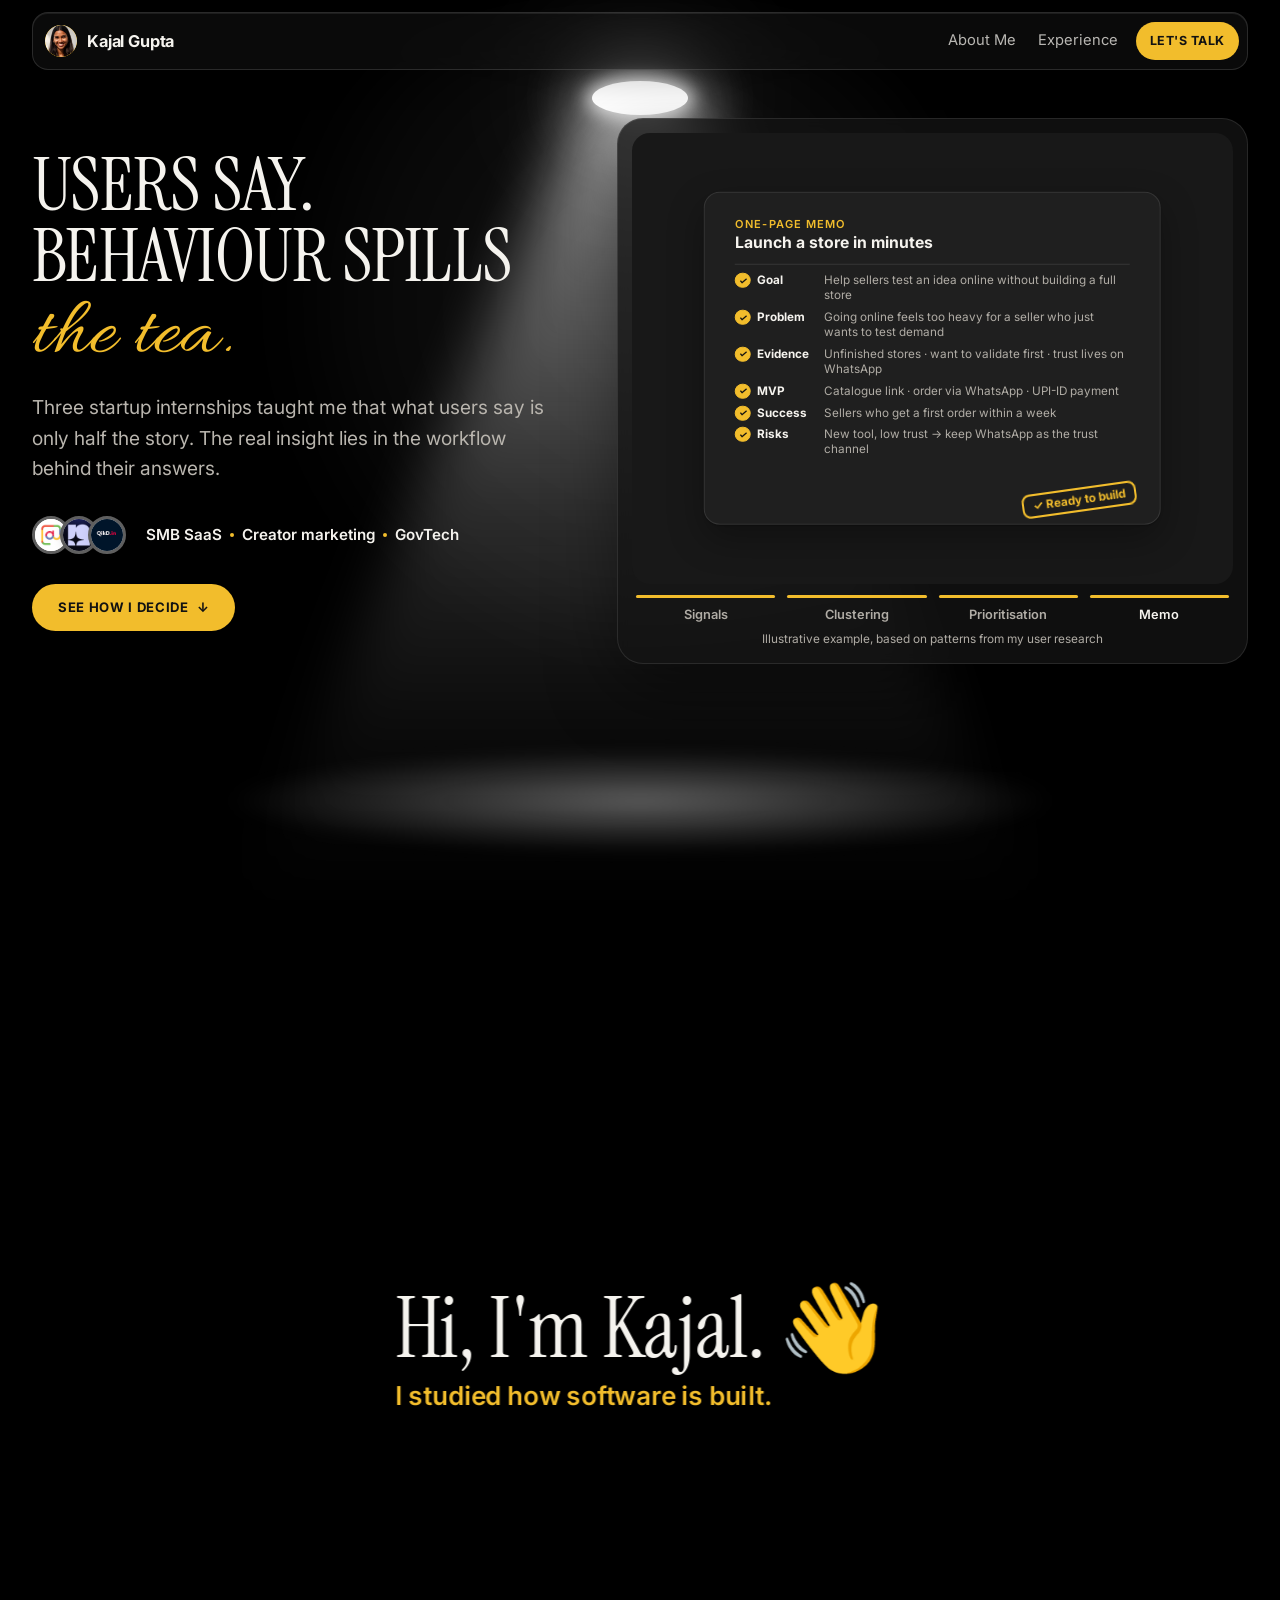
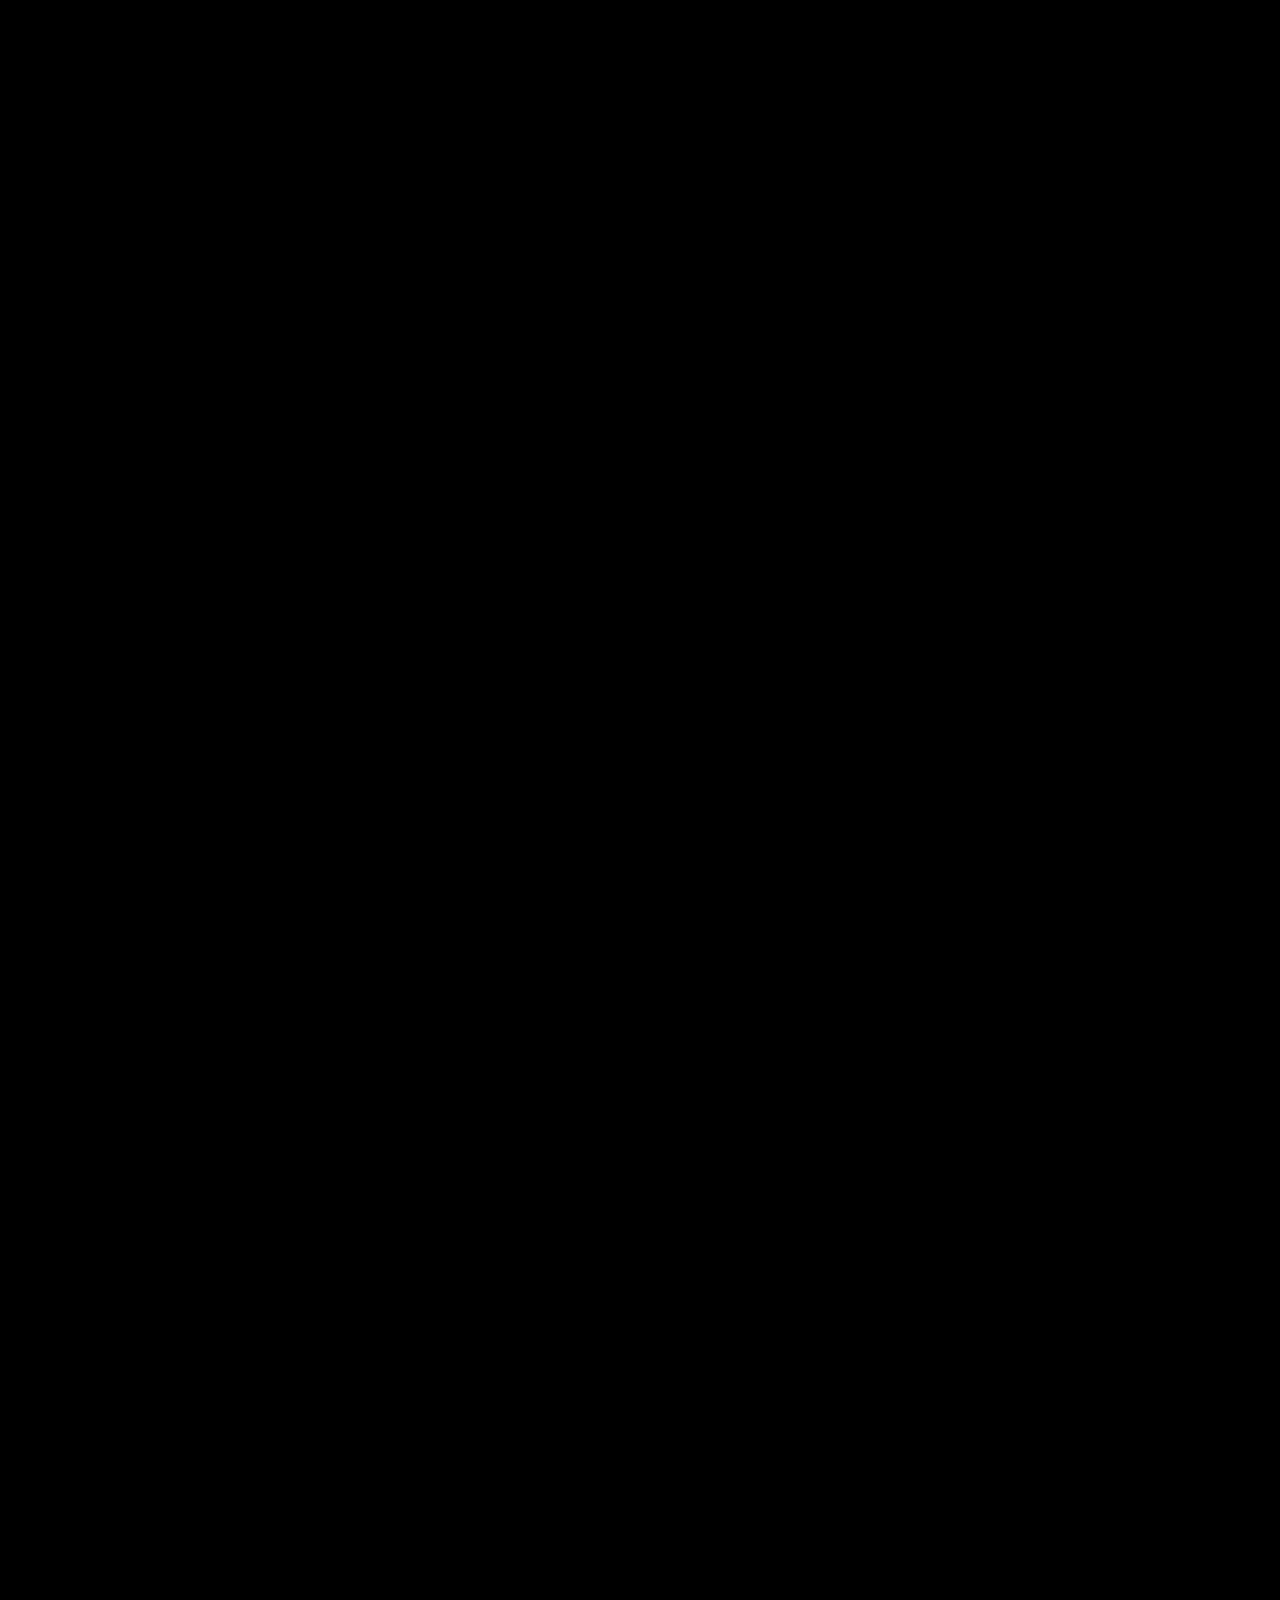
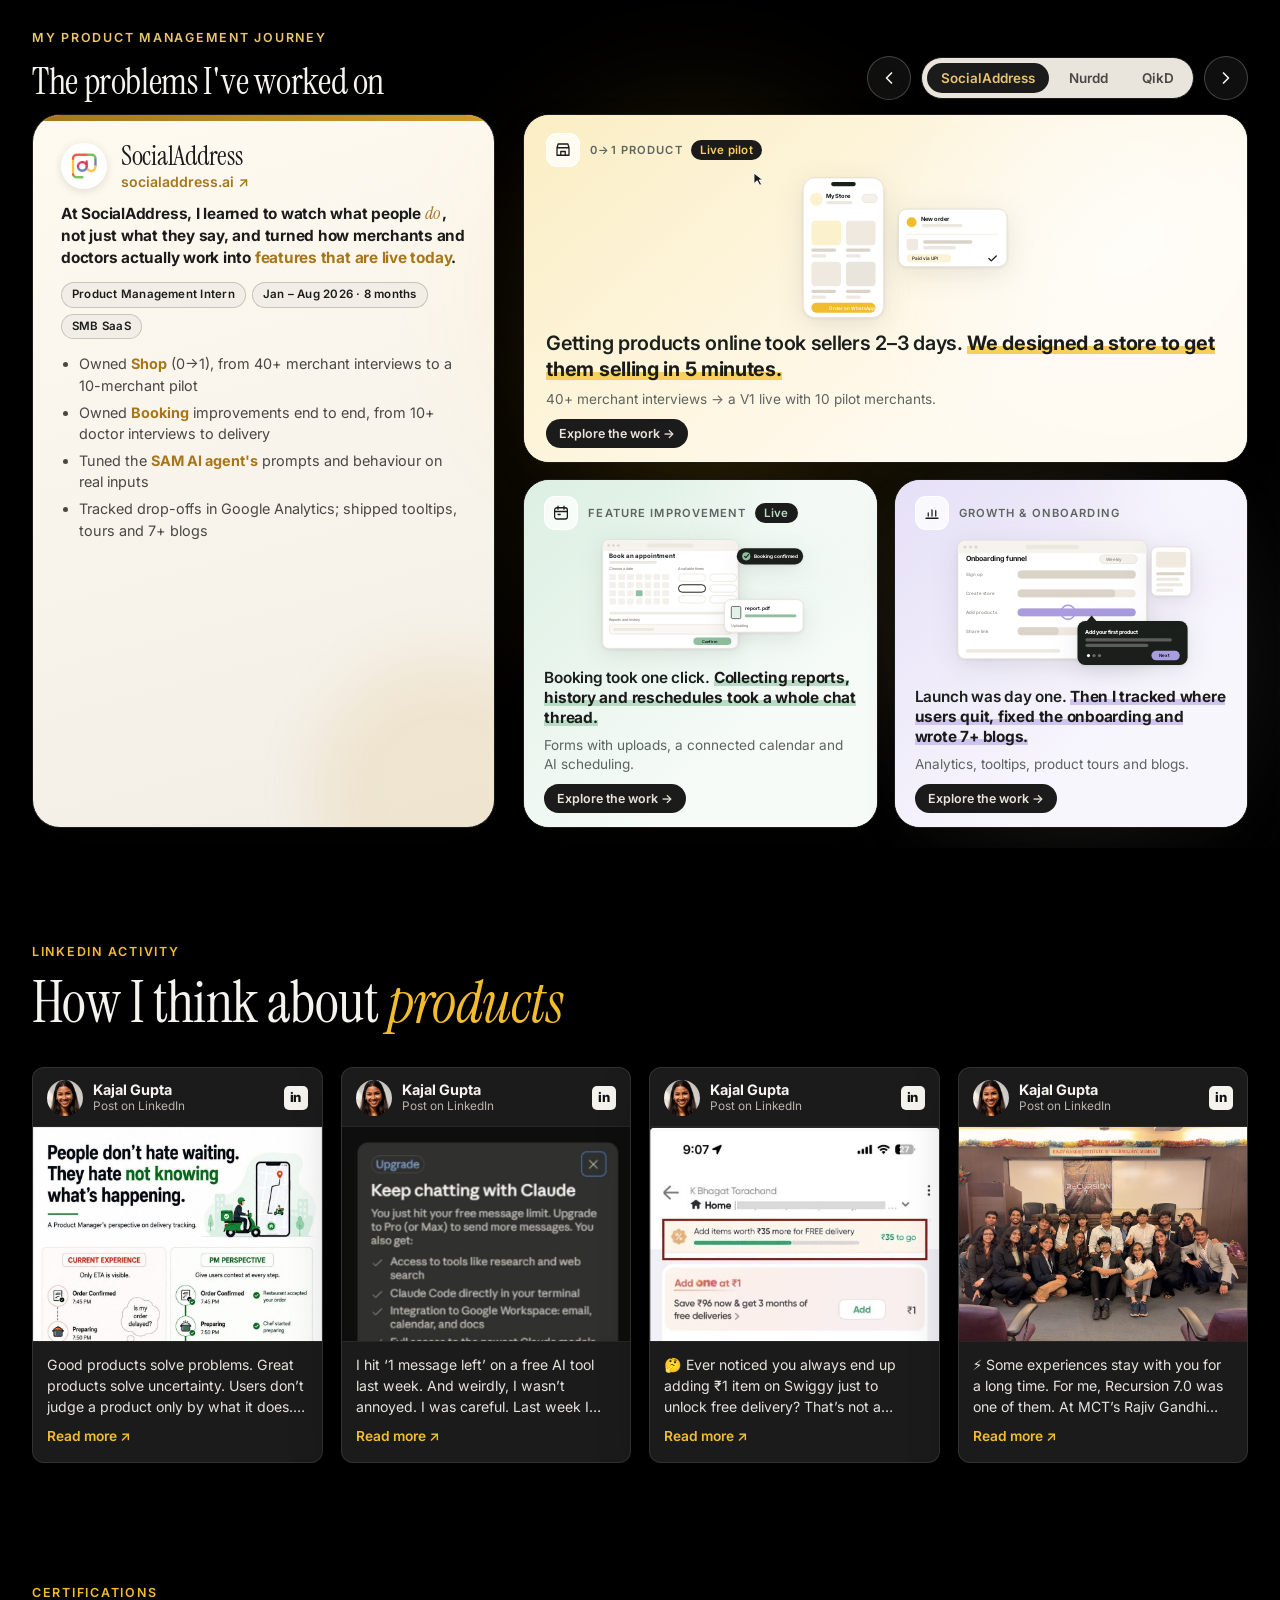
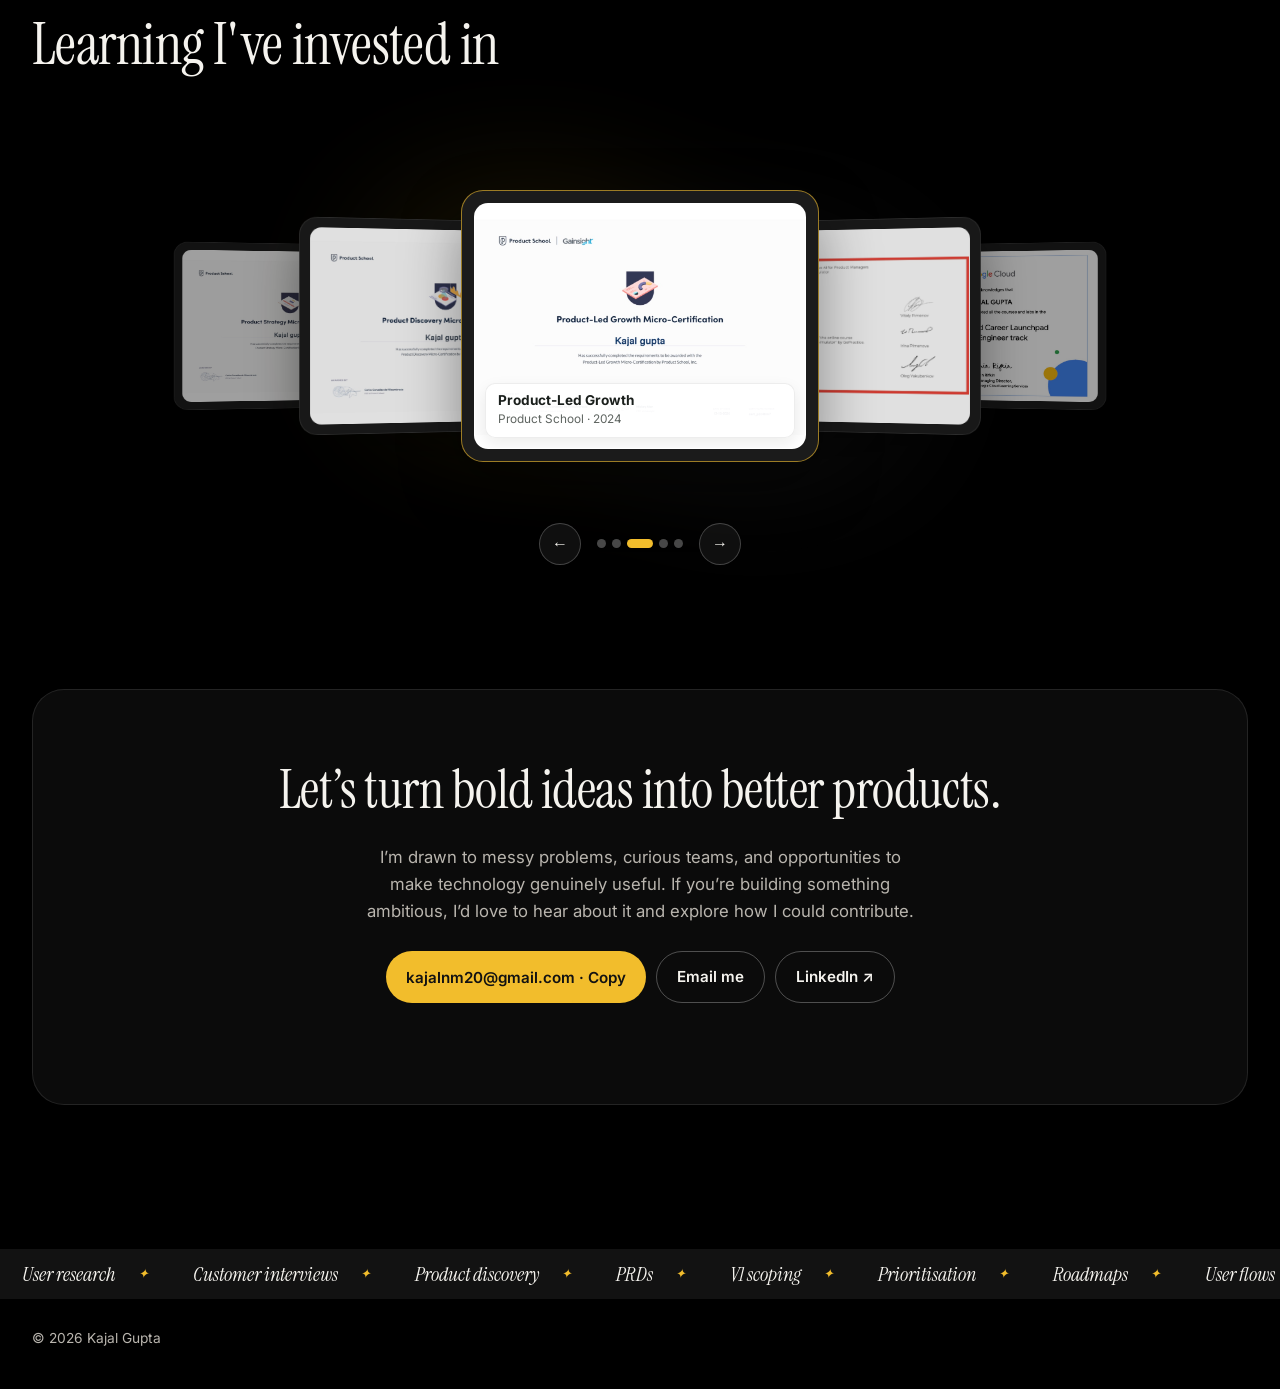
<file: index.html>
<!doctype html>
<html lang="en" data-theme="light">
<head>
<meta charset="utf-8">
<meta name="viewport" content="width=device-width, initial-scale=1">
<title>Kajal Gupta — Product Manager</title>
<meta name="description" content="Kajal Gupta, Product Manager. Research-led product work for small businesses and creators in India, with every claim labelled by what shipped.">
<link rel="preconnect" href="https://fonts.googleapis.com">
<link rel="preconnect" href="https://fonts.gstatic.com" crossorigin>
<link href="https://fonts.googleapis.com/css2?family=Inter:wght@400;500;600;700&family=Instrument+Serif:ital@0;1&family=Allura&display=swap" rel="stylesheet">
<link rel="stylesheet" href="styles.css?v=20261024144726">
<script src="theme.js?v=20261024144726"></script>
<script src="splash-cursor.js?v=202610221957" defer></script>
</head>
<body>
<div class="torch spot" aria-hidden="true"><i class="t-halo"></i><i class="t-beam"></i><i class="t-pool"></i><i class="t-src"></i></div>

<nav class="nav"><div class="wrap"><div class="nav-inner">
  <a class="brand" href="/"><span class="mono"><img class="mono-img" src="/assets/profile.jpg" alt="Kajal Gupta"></span>Kajal Gupta</a>
  <div class="nav-links"><a href="#intro">About Me</a><a href="#journey">Experience</a><a class="talk" href="#contact">Let's talk</a></div>
</div></div></nav>

<header class="hero">
  <div class="wrap hero-grid">
    <div>
      <h1 class="hero-title"><span class="ht-caps">USERS SAY.</span><br><span class="ht-caps">BEHAVIOUR SPILLS</span> <span class="ht-script">the tea.</span></h1>
      <p class="lede">Three startup internships taught me that what users say is only half the story. The real insight lies in the workflow behind their answers.</p>
      <div class="proof">
        <div class="logos">
          <span class="lg" data-name="SocialAddress"><img src="assets/logo-socialaddress.png" alt="SocialAddress"></span>
          <span class="lg" data-name="Nurdd"><img src="assets/logo-nurdd.png" alt="Nurdd"></span>
          <span class="lg" data-name="QikD"><img src="assets/logo-qikd.png" alt="QikD"></span>
        </div>
        <div class="cats"><span>SMB SaaS</span><i></i><span>Creator marketing</span><i></i><span>GovTech</span></div>
      </div>
      <a class="btn btn-primary cta" href="#intro">See how I decide <span class="arr">↓</span></a>
    </div>

    <div class="pmviz" data-stage="1" aria-label="Animation: user statements are clustered into three problems, scored, and written up as a one-page memo">
      <div class="pv-canvas">
        <div class="pv-box" data-g="A"><b>Getting started</b><p>Going online feels too heavy to just test an idea</p><small>from 3 signals</small></div>
        <div class="pv-box" data-g="B"><b>Orders</b><p>Orders get lost across chats</p><small>from 3 signals</small></div>
        <div class="pv-box" data-g="C"><b>Payments</b><p>Payments are checked by hand</p><small>from 3 signals</small></div>

        <div class="pv-matrix" aria-hidden="true">
          <div class="mx-q q1"><span>Do first</span></div>
          <div class="mx-q q2"><span>Plan next</span></div>
          <div class="mx-q q3"><span>Maybe</span></div>
          <div class="mx-q q4"><span>Later</span></div>
          <div class="mx-y">Impact on sellers →</div>
          <div class="mx-x">Effort to build →</div>
          <div class="mx-card" data-g="A">Going online feels too heavy</div>
          <div class="mx-card" data-g="B">Orders lost in chats</div>
          <div class="mx-card" data-g="C">Payments checked by hand</div>
          <em class="mx-badge">Solve first</em>
        </div>

        <div class="pv-memo" aria-hidden="true">
          <div class="mm-title"><small>One-page memo</small>Launch a store in minutes</div>
          <ul>
            <li style="--k:0"><i></i><b>Goal</b><span>Help sellers test an idea online without building a full store</span></li>
            <li style="--k:1"><i></i><b>Problem</b><span>Going online feels too heavy for a seller who just wants to test demand</span></li>
            <li style="--k:2"><i></i><b>Evidence</b><span>Unfinished stores · want to validate first · trust lives on WhatsApp</span></li>
            <li style="--k:3"><i></i><b>MVP</b><span>Catalogue link · order via WhatsApp · UPI-ID payment</span></li>
            <li style="--k:4"><i></i><b>Success</b><span>Sellers who get a first order within a week</span></li>
            <li style="--k:5"><i></i><b>Risks</b><span>New tool, low trust → keep WhatsApp as the trust channel</span></li>
          </ul>
          <div class="mm-stamp">✓ Ready to build</div>
        </div>
      </div>
      <div class="pv-steps" role="tablist">
        <button type="button" data-go="1" class="on">Signals</button>
        <button type="button" data-go="2">Clustering</button>
        <button type="button" data-go="3">Prioritisation</button>
        <button type="button" data-go="4">Memo</button>
      </div>
      <div class="pv-cap">Illustrative example, based on patterns from my user research</div>
    </div>
  </div>
  <svg class="hero-wave" viewBox="0 0 1440 90" preserveAspectRatio="none" aria-hidden="true"><path d="M0 40 C 120 80, 240 0, 360 30 S 600 90, 720 45 S 960 0, 1080 40 S 1320 85, 1440 35 L 1440 90 L 0 90 Z"/></svg>
</header>


<section id="intro" class="s2" data-stage="0" aria-label="Introduction">
  <div class="s2-sticky">
    <div class="wrap s2-stack">
      <div class="L l-hi">
        <h2 class="s2-hi"><span class="s2-type" data-text="Hi, I'm Kajal.">Hi, I'm Kajal.</span> <span class="s2-wave">👋</span></h2>
        <p class="s2-sub">I studied how software is built.</p>
      </div>
      <div class="L l-stats">
        <p class="s2-link">Then I spent 16 months across three startups learning <b>why people use it, or don't.</b></p>
        <div class="s2-graph">
        <svg class="s2-chart" viewBox="0 0 1000 320" preserveAspectRatio="none" aria-hidden="true">
          <g class="grid"><line x1="0" y1="40" x2="1000" y2="40"/><line x1="0" y1="120" x2="1000" y2="120"/><line x1="0" y1="200" x2="1000" y2="200"/><line x1="0" y1="280" x2="1000" y2="280"/>
          <line x1="250" y1="0" x2="250" y2="320"/><line x1="500" y1="0" x2="500" y2="320"/><line x1="750" y1="0" x2="750" y2="320"/></g>
          <path class="area" d="M0 260 C 90 250, 120 90, 200 110 S 330 250, 420 210 S 560 40, 640 60 S 800 200, 880 120 S 960 70, 1000 80 L 1000 320 L 0 320 Z"/>
          <path class="line" pathLength="1" d="M0 260 C 90 250, 120 90, 200 110 S 330 250, 420 210 S 560 40, 640 60 S 800 200, 880 120 S 960 70, 1000 80"/>
          <circle class="pt" cx="200" cy="110" r="7"/><circle class="pt" cx="420" cy="210" r="7"/><circle class="pt" cx="640" cy="60" r="7"/><circle class="pt" cx="880" cy="120" r="7"/>
        </svg>
        <div class="s2-stats">
          <div><b data-to="16">16</b><span>months across startups</span></div>
          <div><b data-to="3">3</b><span>startups</span></div>
          <div><b data-to="40" data-suffix="+">40+</b><span>merchant interviews</span></div>
          <div><b data-to="10" data-suffix="+">10+</b><span>doctor interviews</span></div>
        </div>
        </div>
      </div>
      <div class="L l-cards-wrap">
        <p class="s2-link">Three startups. <b>Three lessons that changed how I build.</b></p>
        <div class="l-cards">
          <a class="fc fc1" href="#journey" data-jump="2"><div class="fc-in"><div class="fc-co"><img src="assets/logo-qikd.png" alt="">QikD<span class="fc-word">Clarity</span></div><p>If users can't see what happens next, they don't start.</p><span class="fc-go">See the work ↓</span></div></a>
          <a class="fc fc2" href="#journey" data-jump="1"><div class="fc-in"><div class="fc-co"><img src="assets/logo-nurdd.png" alt="">Nurdd<span class="fc-word">Next steps</span></div><p>Numbers don't bring people back. Next steps do.</p><span class="fc-go">See the work ↓</span></div></a>
          <a class="fc fc3" href="#journey" data-jump="0"><div class="fc-in"><div class="fc-co"><img src="assets/logo-socialaddress.png" alt="">SocialAddress<span class="fc-word">Behaviour</span></div><p>Watch what people do, not just what they say.</p><span class="fc-go">See the work ↓</span></div></a>
        </div>
      </div>
      <div class="L l-close">
        <p class="s2-close g2" aria-label="Now I'm looking for a team where I can do it again: listen, decide, build, learn."><span class="g2-typed" aria-hidden="true"></span><br><span class="g2-acc" aria-hidden="true"></span><span class="g2-caret" aria-hidden="true"></span></p>
      </div>
    </div>
  </div>
</section>


<section id="journey" class="s3" aria-label="My product management journey">
  <div class="s3-sticky">
    <div class="wrap s3-wrap">
      <div class="s3-head"><span class="eyebrow">My product management journey</span><h2>The problems I've worked on</h2>
        <div class="s3-nav"><button type="button" class="s3-arrow" data-dir="-1" aria-label="Previous company"><svg viewBox="0 0 24 24"><path d="M15 6l-6 6 6 6"/></svg></button><div class="s3-tabs"><button type="button" data-go="0">SocialAddress</button><button type="button" data-go="1">Nurdd</button><button type="button" data-go="2">QikD</button></div><button type="button" class="s3-arrow" data-dir="1" aria-label="Next company"><svg viewBox="0 0 24 24"><path d="M9 6l6 6-6 6"/></svg></button></div>
      </div>
      <div class="cos">
      <div class="co th-sa" data-i="0" id="co-0">
        <div class="co-info">
          <div class="sc-co"><img src="assets/logo-socialaddress.png" alt=""><div class="sc-name"><h3>SocialAddress</h3><a href="https://socialaddress.ai" target="_blank" rel="noopener">socialaddress.ai ↗</a></div></div>
          <p class="co-lead">At SocialAddress, I learned to watch what people <em>do</em>, not just what they say, and turned how merchants and doctors actually work into <span class="ac">features that are live today</span>.</p>
          <div class="sc-meta"><span class="chip plain">Product Management Intern</span><span class="chip plain">Jan – Aug 2026 · 8 months</span><span class="chip plain">SMB SaaS</span></div>
          <ul><li>Owned <b>Shop</b> (0→1), from 40+ merchant interviews to a 10-merchant pilot</li><li>Owned <b>Booking</b> improvements end to end, from 10+ doctor interviews to delivery</li><li>Tuned the <b>SAM AI agent's</b> prompts and behaviour on real inputs</li><li>Tracked drop-offs in Google Analytics; shipped tooltips, tours and 7+ blogs</li></ul>
        </div>
        <div class="works three">
            <a class="wk g-shop" href="shop.html"><span class="wk-num">01</span><div class="wk-head"><span class="wk-ico"><svg viewBox="0 0 24 24"><path d="M4 9l1.5-5h13L20 9M4 9v10h16V9M4 9h16M9 19v-5h6v5"/></svg></span><span class="wk-tag">0→1 product<span class="wk-chip">Live pilot</span></span></div><div class="wk-ill"><svg viewBox="0 0 320 180" class="il mk mk-shop" aria-hidden="true"><g class="mk-win"><rect class="mw" x="60" y="6" width="98" height="170" rx="14"/><rect class="mnotch" x="94" y="11" width="30" height="5" rx="2.5"/><circle class="msoft" cx="76" cy="32" r="8"/><text class="mt b" x="88" y="30">My Store</text><rect class="ml" x="88" y="34" width="32" height="4" rx="2"/><rect class="mchip" x="132" y="26" width="18" height="10" rx="5"/><g class="mk-tile t0"><rect class="mimg i0" x="70" y="58" width="36" height="30" rx="5"/><rect class="mld" x="70" y="92" width="30" height="4" rx="2"/><rect class="ml" x="70" y="99" width="18" height="4" rx="2"/></g><g class="mk-tile t1"><rect class="mimg i1" x="112" y="58" width="36" height="30" rx="5"/><rect class="mld" x="112" y="92" width="30" height="4" rx="2"/><rect class="ml" x="112" y="99" width="18" height="4" rx="2"/></g><g class="mk-tile t2"><rect class="mimg i2" x="70" y="108" width="36" height="30" rx="5"/><rect class="mld" x="70" y="142" width="30" height="4" rx="2"/><rect class="ml" x="70" y="149" width="18" height="4" rx="2"/></g><g class="mk-tile t3"><rect class="mimg i3" x="112" y="108" width="36" height="30" rx="5"/><rect class="mld" x="112" y="142" width="30" height="4" rx="2"/><rect class="ml" x="112" y="149" width="18" height="4" rx="2"/></g><g class="mk-cta"><rect class="macc" x="70" y="158" width="78" height="12" rx="6"/><text class="mt w s" x="91" y="166.5">Order on WhatsApp</text></g></g><g class="mk-win mk-float f-order"><rect class="mw" x="176" y="44" width="132" height="70" rx="10"/><circle class="macc" cx="192" cy="60" r="6"/><text class="mt b" x="204" y="58">New order</text><rect class="ml" x="204" y="62" width="50" height="4" rx="2"/><rect class="mline" x="186" y="74" width="112" height="1"/><rect class="mimg i1" x="186" y="80" width="14" height="14" rx="3"/><rect class="mld" x="206" y="82" width="60" height="4" rx="2"/><rect class="ml" x="206" y="89" width="40" height="4" rx="2"/><rect class="mpill" x="186" y="99" width="54" height="10" rx="5"/><text class="mt s" x="193" y="106.5">Paid via UPI</text><path class="mtick" d="M286 104 l3 3 l6 -6"/></g><g class="mk-cursor c-shop"><path class="mcur" d="M0 0 L0 13 L4 9.5 L7 15 L9.5 14 L6.5 8.5 L11 8.5 Z"/></g></svg></div><div class="wk-body"><h3>Getting products online took sellers 2–3 days. <mark class="wk-key">We designed a store to get them selling in 5 minutes.</mark></h3><p>40+ merchant interviews → a V1 live with 10 pilot merchants.</p><span class="wk-go">Explore the work <i>→</i></span></div></a>
            <a class="wk g-book" href="booking.html"><span class="wk-num">02</span><div class="wk-head"><span class="wk-ico"><svg viewBox="0 0 24 24"><rect x="3.5" y="5" width="17" height="15" rx="3"/><path d="M3.5 10h17M8 3v4M16 3v4M8 14h3"/></svg></span><span class="wk-tag">Feature improvement<span class="wk-chip">Live</span></span></div><div class="wk-ill"><svg viewBox="0 0 320 180" class="il mk mk-book" aria-hidden="true"><g class="mk-win "><rect class="mw" x="16" y="6" width="200" height="160" rx="9"/><path class="mbar" d="M16 15 a9 9 0 0 1 9 -9 h182 a9 9 0 0 1 9 9 v7 h-200 z"/><circle class="mdot" cx="25" cy="14" r="2"/><circle class="mdot" cx="32" cy="14" r="2"/><circle class="mdot" cx="39" cy="14" r="2"/><rect class="murl" x="82.0" y="11" width="68" height="6" rx="3"/><text class="mt b l" x="26" y="32">Book an appointment</text><rect class="ml" x="26" y="37" width="70" height="4" rx="2"/><text class="mt s m" x="26" y="50">Choose a date</text><rect class="mday" x="26" y="56" width="10" height="9" rx="2"/><rect class="mday" x="39" y="56" width="10" height="9" rx="2"/><rect class="mday" x="52" y="56" width="10" height="9" rx="2"/><rect class="mday" x="65" y="56" width="10" height="9" rx="2"/><rect class="mday" x="78" y="56" width="10" height="9" rx="2"/><rect class="mday" x="91" y="56" width="10" height="9" rx="2"/><rect class="mday" x="104" y="56" width="10" height="9" rx="2"/><rect class="mday" x="26" y="68" width="10" height="9" rx="2"/><rect class="mday" x="39" y="68" width="10" height="9" rx="2"/><rect class="mday" x="52" y="68" width="10" height="9" rx="2"/><rect class="mday" x="65" y="68" width="10" height="9" rx="2"/><rect class="mday" x="78" y="68" width="10" height="9" rx="2"/><rect class="mday" x="91" y="68" width="10" height="9" rx="2"/><rect class="mday" x="104" y="68" width="10" height="9" rx="2"/><rect class="mday" x="26" y="80" width="10" height="9" rx="2"/><rect class="mday" x="39" y="80" width="10" height="9" rx="2"/><rect class="mday" x="52" y="80" width="10" height="9" rx="2"/><rect class="mday sel" x="65" y="80" width="10" height="9" rx="2"/><rect class="mday" x="78" y="80" width="10" height="9" rx="2"/><rect class="mday" x="91" y="80" width="10" height="9" rx="2"/><rect class="mday" x="104" y="80" width="10" height="9" rx="2"/><rect class="mday" x="26" y="92" width="10" height="9" rx="2"/><rect class="mday" x="39" y="92" width="10" height="9" rx="2"/><rect class="mday" x="52" y="92" width="10" height="9" rx="2"/><rect class="mday" x="65" y="92" width="10" height="9" rx="2"/><rect class="mday" x="78" y="92" width="10" height="9" rx="2"/><rect class="mday" x="91" y="92" width="10" height="9" rx="2"/><rect class="mday" x="104" y="92" width="10" height="9" rx="2"/><text class="mt s m" x="128" y="50">Available times</text><rect class="mslot" x="128" y="56" width="40" height="11" rx="5.5"/><rect class="mslot" x="174" y="56" width="40" height="11" rx="5.5"/><rect class="mslot sel" x="128" y="72" width="40" height="11" rx="5.5"/><rect class="mslot" x="174" y="72" width="40" height="11" rx="5.5"/><rect class="mslot" x="128" y="88" width="40" height="11" rx="5.5"/><rect class="mslot" x="174" y="88" width="40" height="11" rx="5.5"/><rect class="mk-hl" x="128" y="72" width="40" height="11" rx="5.5"/><rect class="mline2" x="26" y="112" width="180" height="4" rx="2"/><text class="mt s m" x="26" y="126">Reports and history</text><rect class="mfield" x="26" y="131" width="180" height="14" rx="4"/><rect class="ml" x="32" y="136" width="60" height="4" rx="2"/><g class="mk-cta"><rect class="macc" x="150" y="150" width="56" height="11" rx="5.5"/><text class="mt s b" x="162" y="157.6">Confirm</text></g></g><g class="mk-win mk-float f-up"><rect class="mw" x="196" y="94" width="116" height="48" rx="9"/><rect class="mdoc" x="206" y="104" width="14" height="18" rx="2"/><text class="mt b" x="226" y="110">report.pdf</text><rect class="mtrack" x="226" y="116" width="76" height="4" rx="2"/><rect class="mk-prog" x="226" y="116" width="76" height="4" rx="2"/><text class="mt s m" x="206" y="135">Uploading</text></g><g class="mk-win mk-float f-toast"><rect class="mdark" x="214" y="18" width="98" height="24" rx="12"/><circle class="macc" cx="228" cy="30" r="6"/><path class="mtick" d="M225.5 30 l2 2 l4 -4.5"/><text class="mt w b" x="239" y="33">Booking confirmed</text></g></svg></div><div class="wk-body"><h3>Booking took one click. <mark class="wk-key">Collecting reports, history and reschedules took a whole chat thread.</mark></h3><p>Forms with uploads, a connected calendar and AI scheduling.</p><span class="wk-go">Explore the work <i>→</i></span></div></a>
            <a class="wk g-grow" href="analytics.html"><span class="wk-num">03</span><div class="wk-head"><span class="wk-ico"><svg viewBox="0 0 24 24"><path d="M4 19h16M7 16v-4M12 16V8M17 16v-7"/></svg></span><span class="wk-tag">Growth &amp; onboarding</span></div><div class="wk-ill"><svg viewBox="0 0 320 180" class="il mk mk-grow" aria-hidden="true"><g class="mk-win "><rect class="mw" x="16" y="6" width="240" height="150" rx="9"/><path class="mbar" d="M16 15 a9 9 0 0 1 9 -9 h222 a9 9 0 0 1 9 9 v7 h-240 z"/><circle class="mdot" cx="25" cy="14" r="2"/><circle class="mdot" cx="32" cy="14" r="2"/><circle class="mdot" cx="39" cy="14" r="2"/><rect class="murl" x="102.0" y="11" width="68" height="6" rx="3"/><text class="mt b l" x="26" y="32">Onboarding funnel</text><rect class="mchip" x="196" y="24" width="48" height="11" rx="5.5"/><text class="mt s m" x="204" y="31.6">Weekly</text><text class="mt s m" x="26" y="51">Sign up</text><rect class="mtrack" x="92" y="44" width="150" height="10" rx="5"/><rect class="mbar2" x="92" y="44" width="150" height="10" rx="5"/><text class="mt s m" x="26" y="75">Create store</text><rect class="mtrack" x="92" y="68" width="150" height="10" rx="5"/><rect class="mbar2" x="92" y="68" width="124" height="10" rx="5"/><text class="mt s m" x="26" y="99">Add products</text><rect class="mtrack" x="92" y="92" width="150" height="10" rx="5"/><rect class="mbar2 drop" x="92" y="92" width="64" height="10" rx="5"/><text class="mt s m" x="26" y="123">Share link</text><rect class="mtrack" x="92" y="116" width="150" height="10" rx="5"/><rect class="mbar2" x="92" y="116" width="52" height="10" rx="5"/><rect class="mk-fix" x="92" y="92" width="150" height="10" rx="5"/><circle class="mk-ring" cx="156" cy="97" r="9"/><rect class="ml" x="26" y="144" width="120" height="4" rx="2"/></g><g class="mk-win mk-float f-tip"><rect class="mdark" x="168" y="108" width="140" height="56" rx="10"/><path class="mdark" d="M180 108 l6 -7 l6 7 z"/><text class="mt w b" x="178" y="124">Add your first product</text><rect class="mlw" x="178" y="130" width="110" height="4" rx="2"/><rect class="mlw" x="178" y="137" width="80" height="4" rx="2"/><circle class="mdotw on" cx="182" cy="152" r="2"/><circle class="mdotw" cx="189" cy="152" r="2"/><circle class="mdotw" cx="196" cy="152" r="2"/><rect class="macc" x="262" y="146" width="36" height="12" rx="6"/><text class="mt s b" x="272" y="154.3">Next</text></g><g class="mk-win mk-float f-blog"><rect class="mw" x="262" y="14" width="50" height="62" rx="7"/><rect class="mimg i2" x="268" y="20" width="38" height="20" rx="3"/><rect class="mld" x="268" y="46" width="36" height="4" rx="2"/><rect class="ml" x="268" y="53" width="30" height="4" rx="2"/><rect class="ml" x="268" y="60" width="34" height="4" rx="2"/><rect class="ml" x="268" y="67" width="22" height="4" rx="2"/></g></svg></div><div class="wk-body"><h3>Launch was day one. <mark class="wk-key">Then I tracked where users quit, fixed the onboarding and wrote 7+ blogs.</mark></h3><p>Analytics, tooltips, product tours and blogs.</p><span class="wk-go">Explore the work <i>→</i></span></div></a>
        </div>
      </div>
      <div class="co th-nurdd" data-i="1" id="co-1">
        <div class="co-info">
          <div class="sc-co"><img src="assets/logo-nurdd.png" alt=""><div class="sc-name"><h3>Nurdd</h3><a href="https://www.nurdd.club" target="_blank" rel="noopener">nurdd.club ↗</a></div></div>
          <p class="co-lead">At Nurdd, I learned that <span class="ac">numbers don't bring people back</span>. A clear <em>next step</em> does.</p>
          <div class="sc-meta"><span class="chip plain">Product Intern</span><span class="chip plain">Jul – Nov 2025 · 5 months</span><span class="chip plain">Creator marketing</span></div>
          <ul><li>Researched competing creator platforms to improve retention</li><li>Designed the <b>Creator Dashboard</b> with the Co-founder and Designer</li><li>Contributed to Nurdd's <b>free creator tools</b> on the public website</li></ul>
        </div>
        <div class="works two">
            <a class="wk g-dash" href="nurdd.html#dashboard"><span class="wk-num">01</span><div class="wk-head"><span class="wk-ico"><svg viewBox="0 0 24 24"><path d="M12 3l2 6 6 2-6 2-2 6-2-6-6-2 6-2z"/></svg></span><span class="wk-tag">Retention<span class="wk-chip">Design only</span></span></div><div class="wk-ill"><svg viewBox="0 0 320 180" class="il mk mk-dash" aria-hidden="true"><g class="mk-win "><rect class="mw" x="10" y="6" width="250" height="150" rx="9"/><path class="mbar" d="M10 15 a9 9 0 0 1 9 -9 h232 a9 9 0 0 1 9 9 v7 h-250 z"/><circle class="mdot" cx="19" cy="14" r="2"/><circle class="mdot" cx="26" cy="14" r="2"/><circle class="mdot" cx="33" cy="14" r="2"/><rect class="murl" x="101.0" y="11" width="68" height="6" rx="3"/><rect class="mside" x="10" y="16" width="44" height="140"/><rect class="mld" x="18" y="28" width="26" height="4" rx="2"/><rect class="ml" x="18" y="40" width="22" height="4" rx="2"/><rect class="ml" x="18" y="50" width="26" height="4" rx="2"/><rect class="ml" x="18" y="60" width="20" height="4" rx="2"/><rect class="ml" x="18" y="70" width="24" height="4" rx="2"/><text class="mt b l" x="64" y="32">Creator dashboard</text><rect class="mstat" x="64" y="40" width="58" height="30" rx="6"/><rect class="ml" x="70" y="47" width="28" height="4" rx="2"/><rect class="mld" x="70" y="56" width="36" height="7" rx="3"/><rect class="mstat" x="128" y="40" width="58" height="30" rx="6"/><rect class="ml" x="134" y="47" width="32" height="4" rx="2"/><rect class="mld" x="134" y="56" width="28" height="7" rx="3"/><rect class="mstat" x="192" y="40" width="58" height="30" rx="6"/><rect class="ml" x="198" y="47" width="24" height="4" rx="2"/><rect class="mld" x="198" y="56" width="40" height="7" rx="3"/><rect class="mstat" x="64" y="76" width="186" height="72" rx="6"/><path class="mgrid" d="M72 100 H242 M72 118 H242 M72 136 H242"/><path class="mk-area" d="M72 132 C 92 128, 102 104, 124 110 S 160 132, 180 116 S 214 88, 242 94 V140 H72 Z"/><path class="mk-line" pathLength="1" d="M72 132 C 92 128, 102 104, 124 110 S 160 132, 180 116 S 214 88, 242 94"/><circle class="mk-pt" cx="242" cy="94" r="3.5"/></g><g class="mk-win mk-float f-next"><rect class="mw" x="196" y="104" width="118" height="66" rx="10"/><rect class="msoftr" x="206" y="114" width="16" height="16" rx="4"/><path class="mspark" d="M214 117 l1.6 3.4 l3.4 1.6 l-3.4 1.6 l-1.6 3.4 l-1.6 -3.4 l-3.4 -1.6 l3.4 -1.6 z"/><text class="mt b" x="228" y="121">Next step</text><rect class="ml" x="228" y="125" width="60" height="4" rx="2"/><rect class="mld" x="206" y="138" width="96" height="4" rx="2"/><rect class="ml" x="206" y="145" width="70" height="4" rx="2"/><rect class="macc" x="206" y="152" width="44" height="11" rx="5.5"/><text class="mt s b" x="214" y="159.6">Do it now</text></g></svg></div><div class="wk-body"><h3>Creators saw their numbers. <mark class="wk-key">They just didn't know what to do with them.</mark></h3><p>A dashboard that turns every insight into a next step.</p><span class="wk-go">Explore the work <i>→</i></span></div></a>
            <a class="wk g-tools" href="nurdd-tools.html"><span class="wk-num">02</span><div class="wk-head"><span class="wk-ico"><svg viewBox="0 0 24 24"><rect x="5" y="3" width="14" height="18" rx="3"/><path d="M8 7h8M8 12h2M14 12h2M8 16h2M14 16h2"/></svg></span><span class="wk-tag">Acquisition<span class="wk-chip">Free tools</span></span></div><div class="wk-ill"><svg viewBox="0 0 320 180" class="il mk mk-tools" aria-hidden="true"><g class="mk-win "><rect class="mw" x="16" y="6" width="200" height="160" rx="9"/><path class="mbar" d="M16 15 a9 9 0 0 1 9 -9 h182 a9 9 0 0 1 9 9 v7 h-200 z"/><circle class="mdot" cx="25" cy="14" r="2"/><circle class="mdot" cx="32" cy="14" r="2"/><circle class="mdot" cx="39" cy="14" r="2"/><rect class="murl" x="82.0" y="11" width="68" height="6" rx="3"/><text class="mt b l" x="26" y="32">Free creator calculator</text><rect class="mchip" x="26" y="38" width="62" height="10" rx="5"/><text class="mt s m" x="32" y="45">Free · no sign-up</text><text class="mt s m" x="26" y="62">Followers</text><rect class="mfield" x="26" y="66" width="86" height="15" rx="4"/><rect class="mk-type t1" x="32" y="71.5" width="34" height="4" rx="2"/><text class="mt s m" x="120" y="62">Average likes</text><rect class="mfield" x="120" y="66" width="86" height="15" rx="4"/><rect class="mk-type t2" x="126" y="71.5" width="26" height="4" rx="2"/><text class="mt s m" x="26" y="96">Average comments</text><rect class="mfield" x="26" y="100" width="86" height="15" rx="4"/><rect class="mk-type t3" x="32" y="105.5" width="20" height="4" rx="2"/><g class="mk-cta"><rect class="macc" x="26" y="128" width="180" height="16" rx="8"/><text class="mt s b" x="100" y="138.6">Calculate</text></g><rect class="ml" x="26" y="152" width="90" height="4" rx="2"/></g><g class="mk-win mk-float f-res"><rect class="mw" x="196" y="40" width="116" height="96" rx="10"/><text class="mt b" x="206" y="56">Your result</text><path class="mk-gbg" d="M224 112 a30 30 0 0 1 60 0"/><path class="mk-gon" pathLength="1" d="M224 112 a30 30 0 0 1 60 0"/><g class="mk-needle"><path class="mneed" d="M254 112 V88"/><circle class="mdark" cx="254" cy="112" r="3.5"/></g><rect class="mld" x="224" y="122" width="60" height="4" rx="2"/><rect class="ml" x="234" y="128" width="40" height="4" rx="2"/></g></svg></div><div class="wk-body"><h3>Creators couldn't judge their own numbers. <mark class="wk-key">Free tools answer that before any sign-up.</mark></h3><p>Calculators that show value before anyone joins.</p><span class="wk-go">Explore the work <i>→</i></span></div></a>
        </div>
      </div>
      <div class="co th-qikd" data-i="2" id="co-2">
        <div class="co-info">
          <div class="sc-co"><img src="assets/logo-qikd.png" alt=""><div class="sc-name"><h3>QikD</h3><a href="https://qikd.in" target="_blank" rel="noopener">qikd.in ↗</a></div></div>
          <p class="co-lead">At QikD, I learned that if users can't see what happens next, <span class="ac">they don't start</span>. So <em>clarity</em> became the first thing I design for.</p>
          <div class="sc-meta"><span class="chip plain">Product Manager Intern</span><span class="chip plain">May – Jul 2025 · 3 months</span><span class="chip plain">GovTech</span></div>
          <ul><li>Organised user reviews and feedback into recurring issues</li><li>Helped restructure the website and landing page into clear steps</li><li>Supported re-engagement emails for users who never heard back</li></ul>
        </div>
        <div class="works one">
            <a class="wk g-qikd" href="qikd.html"><span class="wk-num">01</span><div class="wk-head"><span class="wk-ico"><svg viewBox="0 0 24 24"><circle cx="6" cy="6" r="2.5"/><circle cx="18" cy="18" r="2.5"/><path d="M8.5 6H15a3 3 0 010 6H9a3 3 0 000 6h6.5"/></svg></span><span class="wk-tag">UX &amp; re-engagement<span class="wk-chip">Live site</span></span></div><div class="wk-ill"><svg viewBox="0 0 320 180" class="il mk mk-qikd" aria-hidden="true"><g class="mk-win "><rect class="mw" x="16" y="6" width="232" height="160" rx="9"/><path class="mbar" d="M16 15 a9 9 0 0 1 9 -9 h214 a9 9 0 0 1 9 9 v7 h-232 z"/><circle class="mdot" cx="25" cy="14" r="2"/><circle class="mdot" cx="32" cy="14" r="2"/><circle class="mdot" cx="39" cy="14" r="2"/><rect class="murl" x="98.0" y="11" width="68" height="6" rx="3"/><text class="mt b l" x="26" y="32">Apply for your PAN card</text><rect class="ml" x="26" y="37" width="90" height="4" rx="2"/><rect class="mtrack" x="40" y="54.5" width="168" height="3" rx="1.5"/><rect class="mk-qprog" x="40" y="54.5" width="168" height="3" rx="1.5"/><g class="mk-st s0"><circle class="mstc" cx="40" cy="56" r="9"/><text class="mt s b mstn" x="40" y="58.6">1</text></g><rect class="ml" x="26" y="72" width="28" height="4" rx="2"/><g class="mk-st s1"><circle class="mstc" cx="96" cy="56" r="9"/><text class="mt s b mstn" x="96" y="58.6">2</text></g><rect class="ml" x="82" y="72" width="28" height="4" rx="2"/><g class="mk-st s2"><circle class="mstc" cx="152" cy="56" r="9"/><text class="mt s b mstn" x="152" y="58.6">3</text></g><rect class="ml" x="138" y="72" width="28" height="4" rx="2"/><g class="mk-st s3"><circle class="mstc" cx="208" cy="56" r="9"/><text class="mt s b mstn" x="208" y="58.6">4</text></g><rect class="ml" x="194" y="72" width="28" height="4" rx="2"/><rect class="mstat" x="26" y="86" width="212" height="54" rx="7"/><text class="mt b" x="36" y="100">What happens next</text><circle class="macc" cx="40" cy="112" r="3"/><rect class="mld" x="48" y="110" width="120" height="4" rx="2"/><circle class="mdot2" cx="40" cy="122" r="3"/><rect class="ml" x="48" y="120" width="100" height="4" rx="2"/><circle class="mdot2" cx="40" cy="132" r="3"/><rect class="ml" x="48" y="130" width="110" height="4" rx="2"/><g class="mk-cta"><rect class="macc" x="26" y="148" width="70" height="12" rx="6"/><text class="mt s b" x="38" y="156.3">Start application</text></g></g><g class="mk-win mk-float f-mail"><rect class="mw" x="196" y="104" width="116" height="62" rx="10"/><rect class="msoftr" x="206" y="114" width="20" height="14" rx="3"/><path class="menv" d="M207 115 l9 7 l9 -7"/><text class="mt b" x="232" y="121">Your application</text><rect class="ml" x="232" y="125" width="50" height="4" rx="2"/><rect class="mld" x="206" y="138" width="96" height="4" rx="2"/><rect class="ml" x="206" y="145" width="72" height="4" rx="2"/><rect class="ml" x="206" y="152" width="84" height="4" rx="2"/></g></svg></div><div class="wk-body"><h3>Getting a PAN card shouldn't feel like a puzzle. <mark class="wk-key">Users couldn't see what happens after they pay, so they didn't start.</mark></h3><p>Feedback → a step-by-step website and follow-up emails.</p><span class="wk-go">Explore the work <i>→</i></span></div></a>
        </div>
      </div>
      </div>
    </div>
    <div class="s3-progress" aria-hidden="true"><span></span></div>
  </div>
</section>

<section id="linkedin" class="li" aria-label="LinkedIn activity">
  <div class="wrap">
    <div class="li-head">
      <div><span class="eyebrow">LinkedIn activity</span><h2 class="li-title">How I think about <em>products</em></h2></div>
      
    </div>
    <div class="lip-grid">
      <article class="lip">
        <header class="lip-head"><span class="lip-av"><img src="assets/profile.jpg" alt=""></span><span class="lip-who"><b>Kajal Gupta</b><small>Post on LinkedIn</small></span><a class="lip-logo" href="https://www.linkedin.com/feed/update/urn:li:share:7483949236741476354/" target="_blank" rel="noopener" aria-label="Open on LinkedIn">in</a></header>
        <a class="lip-img" href="https://www.linkedin.com/feed/update/urn:li:share:7483949236741476354/" target="_blank" rel="noopener"><img src="assets/li/p1.jpg" alt="Image from the post on designing for clarity" loading="lazy"></a>
        <p class="lip-text">Good products solve problems. Great products solve uncertainty. Users don’t judge a product only by what it does. They judge it by how confident it makes them feel while using it. Some of the most valuable product improvements aren’t new features. They’re moments of clarity.</p>
        <a class="lip-more" href="https://www.linkedin.com/feed/update/urn:li:share:7483949236741476354/" target="_blank" rel="noopener">Read more <span aria-hidden="true">↗</span></a>
      </article>
      <article class="lip">
        <header class="lip-head"><span class="lip-av"><img src="assets/profile.jpg" alt=""></span><span class="lip-who"><b>Kajal Gupta</b><small>Post on LinkedIn</small></span><a class="lip-logo" href="https://www.linkedin.com/feed/update/urn:li:ugcPost:7482029405175930881/" target="_blank" rel="noopener" aria-label="Open on LinkedIn">in</a></header>
        <a class="lip-img" href="https://www.linkedin.com/feed/update/urn:li:ugcPost:7482029405175930881/" target="_blank" rel="noopener"><img src="assets/li/p2.jpg" alt="Image from the post on free-tier message limits" loading="lazy"></a>
        <p class="lip-text">I hit ‘1 message left’ on a free AI tool last week. And weirdly, I wasn’t annoyed. I was careful. Last week I was using a free AI tool. Midway through, it showed: “3 messages left today.” Didn’t think much of it. Kept going like normal. Then it said “1 message left.”</p>
        <a class="lip-more" href="https://www.linkedin.com/feed/update/urn:li:ugcPost:7482029405175930881/" target="_blank" rel="noopener">Read more <span aria-hidden="true">↗</span></a>
      </article>
      <article class="lip">
        <header class="lip-head"><span class="lip-av"><img src="assets/profile.jpg" alt=""></span><span class="lip-who"><b>Kajal Gupta</b><small>Post on LinkedIn</small></span><a class="lip-logo" href="https://www.linkedin.com/feed/update/urn:li:share:7481394138563862528/" target="_blank" rel="noopener" aria-label="Open on LinkedIn">in</a></header>
        <a class="lip-img" href="https://www.linkedin.com/feed/update/urn:li:share:7481394138563862528/" target="_blank" rel="noopener"><img src="assets/li/p3.jpg" alt="Screenshot from the post on Swiggy free delivery" loading="lazy"></a>
        <p class="lip-text">🤔 Ever noticed you always end up adding ₹1 item on Swiggy just to unlock free delivery? That’s not a coincidence. That’s a billion-dollar psychology trick sitting in your cart. It was a Tuesday night, I hadn’t cooked, and I was too tired to think about dinner properly.</p>
        <a class="lip-more" href="https://www.linkedin.com/feed/update/urn:li:share:7481394138563862528/" target="_blank" rel="noopener">Read more <span aria-hidden="true">↗</span></a>
      </article>
      <article class="lip">
        <header class="lip-head"><span class="lip-av"><img src="assets/profile.jpg" alt=""></span><span class="lip-who"><b>Kajal Gupta</b><small>Post on LinkedIn</small></span><a class="lip-logo" href="https://www.linkedin.com/feed/update/urn:li:ugcPost:7444776189766021120/" target="_blank" rel="noopener" aria-label="Open on LinkedIn">in</a></header>
        <a class="lip-img" href="https://www.linkedin.com/feed/update/urn:li:ugcPost:7444776189766021120/" target="_blank" rel="noopener"><img src="assets/li/p4.jpg" alt="Photo from Recursion 7.0 hackathon" loading="lazy"></a>
        <p class="lip-text">⚡ Some experiences stay with you for a long time. For me, Recursion 7.0 was one of them. At MCT’s Rajiv Gandhi Institute Of Technology, RGIT CESS and RGIT CodeCell organized Recursion 7.0, a 24-hour hackathon with a ₹3,50,000 prize pool. I had the opportunity to contribute as the Treasurer for the event.</p>
        <a class="lip-more" href="https://www.linkedin.com/feed/update/urn:li:ugcPost:7444776189766021120/" target="_blank" rel="noopener">Read more <span aria-hidden="true">↗</span></a>
      </article>
    </div>
  </div>
</section>

<!-- Independent projects: removed for now; Kajal will share the new section later -->

<section id="certifications" class="certs" aria-label="Certifications">
  <div class="wrap">
    <div class="certs-head"><span class="eyebrow">Certifications</span><h2>Learning I've invested in</h2></div>
  </div>
  <div class="gc" tabindex="0" aria-roledescription="carousel" aria-label="Certifications">
    <div class="gc-bg" aria-hidden="true"><i class="b1"></i><i class="b2"></i></div>
    <div class="gc-stage">
        <div class="gc-card" data-href="https://drive.google.com/file/d/1SVMRjQ4CK1ssgzzaqCY1X-W6YWMW_4fx/view" data-c1="#d8ec7a" data-c2="#dccff3" style="--c1:#d8ec7a;--c2:#dccff3" role="group" aria-roledescription="slide" aria-label="Product Strategy, Product School, 2024">
          <div class="gc-cert has-img"><img src="assets/certs/strategy.jpg" alt="Product Strategy certificate" loading="lazy" draggable="false"><div class="gc-cap"><b>Product Strategy</b><span>Product School · 2024</span></div></div>
        </div>
        <div class="gc-card" data-href="https://drive.google.com/file/d/1Hb4hX4xZoFt99lrhI1W2YwJEIlig_DMT/view" data-c1="#a9c4f2" data-c2="#eff6cf" style="--c1:#a9c4f2;--c2:#eff6cf" role="group" aria-roledescription="slide" aria-label="Product Discovery, Product School, 2024">
          <div class="gc-cert has-img"><img src="assets/certs/discovery.jpg" alt="Product Discovery certificate" loading="lazy" draggable="false"><div class="gc-cap"><b>Product Discovery</b><span>Product School · 2024</span></div></div>
        </div>
        <div class="gc-card" data-href="https://drive.google.com/file/d/1prrfIIVyUSKSOeNmOP35sIrsFDRS5uuW/view" data-c1="#dccff3" data-c2="#d8ec7a" style="--c1:#dccff3;--c2:#d8ec7a" role="group" aria-roledescription="slide" aria-label="Product-Led Growth, Product School, 2024">
          <div class="gc-cert has-img"><img src="assets/certs/plg.jpg" alt="Product-Led Growth certificate" loading="lazy" draggable="false"><div class="gc-cap"><b>Product-Led Growth</b><span>Product School · 2024</span></div></div>
        </div>
        <div class="gc-card" data-href="https://drive.google.com/file/d/1XYFB5Oa0lOc1_8q2A7999AwzuHhLFi_B/view" data-c1="#eff6cf" data-c2="#a9c4f2" style="--c1:#eff6cf;--c2:#a9c4f2" role="group" aria-roledescription="slide" aria-label="Generative AI for Product Managers, GoPractice, 2024">
          <div class="gc-cert has-img"><img src="assets/certs/genai.jpg" alt="Generative AI for Product Managers certificate" loading="lazy" draggable="false"><div class="gc-cap"><b>Generative AI for Product Managers</b><span>GoPractice · 2024</span></div></div>
        </div>
        <div class="gc-card" data-href="https://drive.google.com/file/d/1r6NYqUYUy0e-9mWEBTdFMVHPOhmzkMK1/view" data-c1="#e4ecfb" data-c2="#dccff3" style="--c1:#e4ecfb;--c2:#dccff3" role="group" aria-roledescription="slide" aria-label="Google Cloud Career Launchpad, Cloud Engineer track, 2025">
          <div class="gc-cert has-img"><img src="assets/certs/gcloud.jpg" alt="Google Cloud Career Launchpad: Cloud Engineer certificate" loading="lazy" draggable="false"><div class="gc-cap"><b>Google Cloud Career Launchpad: Cloud Engineer</b><span>Google Cloud · 2025</span></div></div>
        </div>
    </div>
    <div class="gc-nav"><button type="button" class="gc-arrow gc-prev" aria-label="Previous certificate">←</button><div class="gc-dots" role="tablist" aria-label="Choose a certificate"></div><button type="button" class="gc-arrow gc-next" aria-label="Next certificate">→</button></div>
    <div class="cert-view" hidden><div class="cert-back"></div><figure class="cert-box" role="dialog" aria-modal="true" aria-label="Certificate"><button type="button" class="mc-close" aria-label="Close">×</button><img alt=""><figcaption><b></b><a target="_blank" rel="noopener">Open original ↗</a></figcaption></figure></div>
  </div>
</section>

<section id="contact" style="padding-top:24px">
  <div class="wrap">
    <div class="contact-card">
      <h2>Let’s turn bold ideas into better products.</h2>
      <p>I’m drawn to messy problems, curious teams, and opportunities to make technology genuinely useful. If you’re building something ambitious, I’d love to hear about it and explore how I could contribute.</p>
      <div class="btn-row">
        <button class="btn btn-mail" type="button" data-copy="kajalnm20@gmail.com">kajalnm20@gmail.com · Copy</button>
        <a class="btn btn-line" href="mailto:kajalnm20@gmail.com">Email me</a>
        <a class="btn btn-line" href="https://www.linkedin.com/in/kajalgupta20" target="_blank" rel="noopener">LinkedIn ↗</a>
      </div>
      <span class="copied" aria-live="polite"></span>
    </div>
  </div>
</section>

<div class="ribbon" aria-label="Skills"><div class="ribbon-track"><span>User research</span><span>Customer interviews</span><span>Product discovery</span><span>PRDs</span><span>V1 scoping</span><span>Prioritisation</span><span>Roadmaps</span><span>User flows</span><span>Figma</span><span>Google Analytics</span><span>Event tracking</span><span>Competitor analysis</span><span>AI agent prompting</span><span>Feature testing</span><span>User research</span><span>Customer interviews</span><span>Product discovery</span><span>PRDs</span><span>V1 scoping</span><span>Prioritisation</span><span>Roadmaps</span><span>User flows</span><span>Figma</span><span>Google Analytics</span><span>Event tracking</span><span>Competitor analysis</span><span>AI agent prompting</span><span>Feature testing</span></div></div>
<footer><div class="wrap"><span>© 2026 Kajal Gupta</span></div></footer>
</body>
</html>
</file>
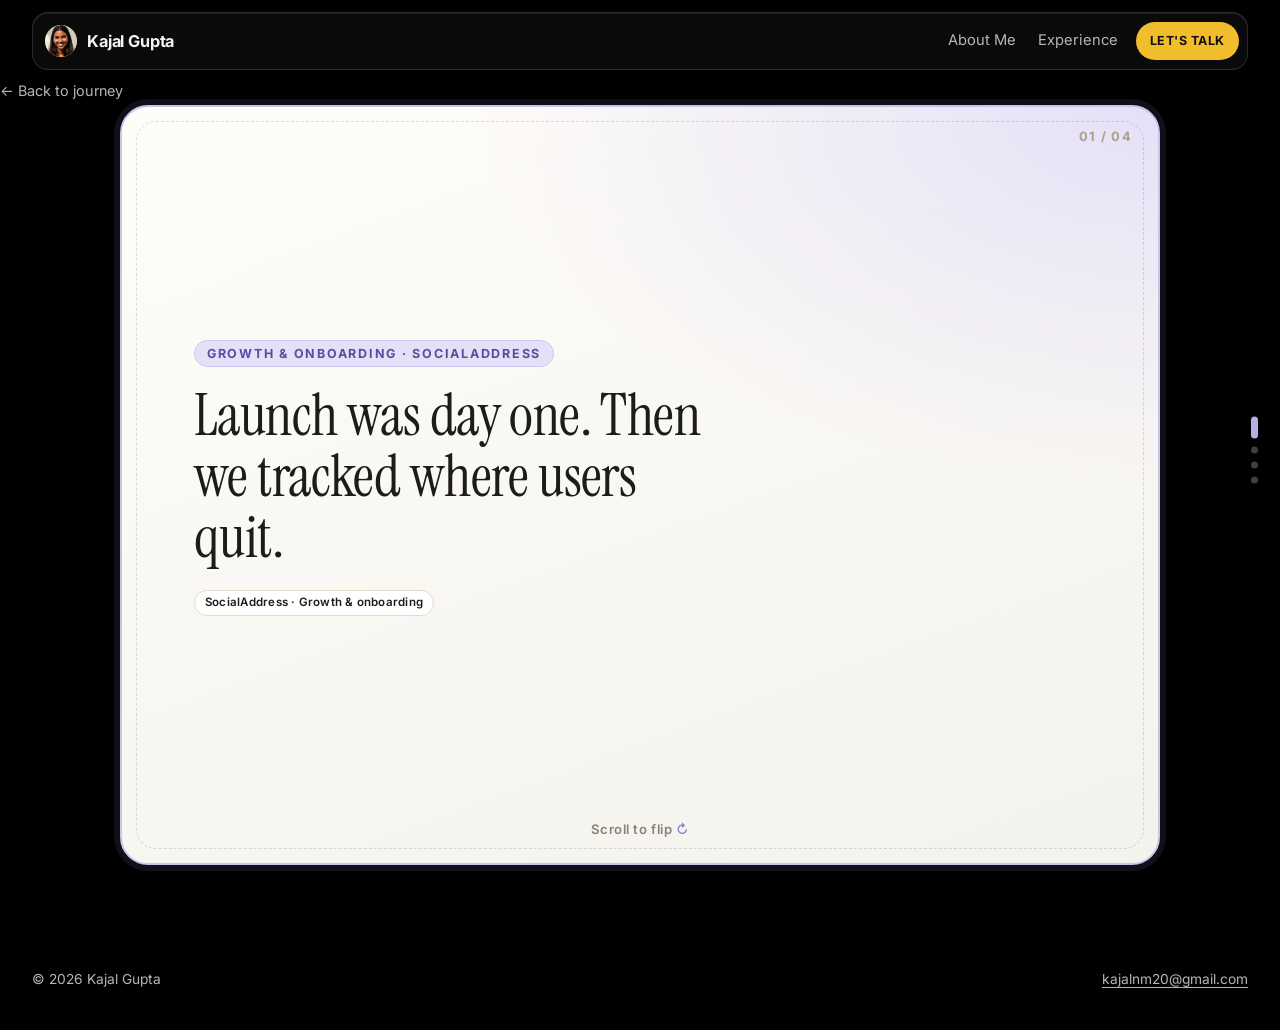
<file: analytics.html>
<!doctype html>
<html lang="en" data-theme="light">
<head>
<meta charset="utf-8">
<meta name="viewport" content="width=device-width, initial-scale=1">
<title>Growth &amp; onboarding at SocialAddress — Kajal Gupta</title>
<meta name="description" content="Case study: 7+ blogs, Google Analytics and onboarding improvements that helped SocialAddress users find and use the product.">
<link rel="preconnect" href="https://fonts.googleapis.com">
<link rel="preconnect" href="https://fonts.gstatic.com" crossorigin>
<link href="https://fonts.googleapis.com/css2?family=Inter:wght@400;500;600;700&family=Instrument+Serif:ital@0;1&family=Allura&display=swap" rel="stylesheet">
<link rel="stylesheet" href="styles.css?v=20261024144726">
<script src="theme.js?v=20261024144726"></script>
<script src="splash-cursor.js?v=202610221957" defer></script>
</head>
<body class="flip-page theme-growth">
<div class="torch spot" aria-hidden="true"><i class="t-halo"></i><i class="t-beam"></i><i class="t-pool"></i><i class="t-src"></i></div>
<nav class="nav"><div class="wrap"><div class="nav-inner">
  <a class="brand" href="/"><span class="mono"><img class="mono-img" src="/assets/profile.jpg" alt="Kajal Gupta"></span>Kajal Gupta</a>
  <div class="nav-links"><a href="/#intro">About Me</a><a href="/#journey">Experience</a><a class="talk" href="/#contact">Let's talk</a></div>
</div></div></nav>



<main class="cs cs-flip"><div class="wrap fx-top"><a class="back" href="/#journey">← Back to journey</a></div><div class="fxd" tabindex="-1"><section class="fx" data-i="1"><div class="fx-stage"><div class="fx-card"><div class="fx-inner"><div class="fx-face fx-front"><span class="fx-no">01 / 04</span><span class="fx-label">Growth &amp; onboarding · SocialAddress</span><h2 class="fx-q">Launch was day one. Then we tracked where users quit.</h2><div class="meta" style="display:flex;gap:6px;flex-wrap:wrap;margin-bottom:14px"><span class="chip plain">SocialAddress · Growth &amp; onboarding</span></div><span class="fx-hint">Scroll to flip <i>↻</i></span></div><div class="fx-face fx-back"><span class="fx-no">01 / 04</span><span class="fx-label">Case study overview</span><p class="sub">SocialAddress does a lot in one place: link-in-bio, Shop, Booking, auto-DMs and the SAM AI assistant. That only helps if people actually find and use these features. After launch, I worked on three things: blogs to reach small-business owners outside the product, analytics to see where users quit, and onboarding fixes to guide them inside it.</p><div class="glance"><p class="st-sub">At a glance</p>
<div class="gl-stats two"><div><b data-n="7" data-s="+">0</b><span>blogs published under my name</span></div><div><b data-n="2">0</b><span>key drop-off points found: sign-up and store creation</span></div></div>
<ol class="gl-line three"><li><i></i><b>Blogs</b><span>Reach users outside the product</span></li><li><i></i><b>Analytics</b><span>See where users quit</span></li><li><i></i><b>Onboarding</b><span>Guide them inside the product</span></li></ol></div></div></div></div></div></section><section class="fx" data-i="2"><div class="fx-stage"><div class="fx-card"><div class="fx-inner"><div class="fx-face fx-front"><span class="fx-no">02 / 04</span><span class="fx-label">01 · Blog content</span><h2 class="fx-q">How did I turn merchant problems into blogs?</h2><p class=fx-tease>Each blog starts from a problem merchants told me about.</p><span class="fx-hint">Scroll to flip <i>↻</i></span></div><div class="fx-face fx-back"><span class="fx-no">02 / 04</span><p>In my merchant interviews, the same everyday problems kept coming up: products scattered across chats, chasing payments, back-and-forth to fix a time, and enrolling people for workshops by hand. I turned those problems into blogs written for small-business owners, in their own words, and each one shows how SocialAddress solves the problem.</p><p class="st-sub">From a problem I heard to a published blog</p><div class="mflow good"><div class="mf-node" style="--d:0.0s"><span class="mf-ic"><svg viewBox="0 0 24 24" aria-hidden="true"><path d="M4 5h16v11H9l-5 4z"/><path d="M8 9h8M8 12h5"/></svg></span><b>Hear it</b><small>A problem merchants described</small></div><span class="mf-link" aria-hidden="true"><i></i></span><div class="mf-node" style="--d:0.55s"><span class="mf-ic"><svg viewBox="0 0 24 24" aria-hidden="true"><path d="M4 20l4-1 11-11-3-3L5 16z"/><path d="M14 6l3 3"/></svg></span><b>Write it</b><small>A blog in their words</small></div><span class="mf-link" aria-hidden="true"><i></i></span><div class="mf-node" style="--d:1.1s"><span class="mf-ic"><svg viewBox="0 0 24 24" aria-hidden="true"><path d="M12 3l2 6 6 2-6 2-2 6-2-6-6-2 6-2z"/></svg></span><b>Solve it</b><small>How SocialAddress fixes it</small></div><span class="mf-link" aria-hidden="true"><i></i></span><div class="mf-node" style="--d:1.6500000000000001s"><span class="mf-ic"><svg viewBox="0 0 24 24" aria-hidden="true"><path d="M10 14a4 4 0 006 0l3-3a4 4 0 00-6-6l-1 1M14 10a4 4 0 00-6 0l-3 3a4 4 0 006 6l1-1"/></svg></span><b>Publish</b><small>On socialaddress.ai</small></div></div><p class="st-sub">7+ blogs published under my name · tap a cover to read it</p><div class="blog-grid"><a class="blog-cover" href="https://socialaddress.ai/blog/create-your-own-online-store-in-5-minutes" target="_blank" rel="noopener" aria-label="Read this blog on socialaddress.ai"><img src="assets/blogs/create-your-own-online-store-in-5-minutes.jpg" alt="" loading="lazy"></a><a class="blog-cover" href="https://socialaddress.ai/blog/why-ill-pay-you-later-quietly-kills-small-businesses" target="_blank" rel="noopener" aria-label="Read this blog on socialaddress.ai"><img src="assets/blogs/why-ill-pay-you-later-quietly-kills-small-businesses.jpg" alt="" loading="lazy"></a><a class="blog-cover" href="https://socialaddress.ai/blog/stop-saying-let-me-check-my-calendar-the-new-standard-for-client-scheduling-in-2026" target="_blank" rel="noopener" aria-label="Read this blog on socialaddress.ai"><img src="assets/blogs/stop-saying-let-me-check-my-calendar-the-new-standard-for-client-scheduling-in-2026.jpg" alt="" loading="lazy"></a><a class="blog-cover" href="https://socialaddress.ai/blog/how-to-host-a-workshop-that-people-actually-love" target="_blank" rel="noopener" aria-label="Read this blog on socialaddress.ai"><img src="assets/blogs/how-to-host-a-workshop-that-people-actually-love.jpg" alt="" loading="lazy"></a><a class="blog-cover" href="https://socialaddress.ai/blog/the-link-in-bio-that-actually-converts-how-to-turn-clicks-into-customers-not-just-browsers" target="_blank" rel="noopener" aria-label="Read this blog on socialaddress.ai"><img src="assets/blogs/the-link-in-bio-that-actually-converts-how-to-turn-clicks-into-customers-not-just-browsers.jpg" alt="" loading="lazy"></a><a class="blog-cover" href="https://socialaddress.ai/blog/one-portfolio-link" target="_blank" rel="noopener" aria-label="Read this blog on socialaddress.ai"><img src="assets/blogs/one-portfolio-link.jpg" alt="" loading="lazy"></a><a class="blog-cover" href="https://socialaddress.ai/blog/structured-lead-followups" target="_blank" rel="noopener" aria-label="Read this blog on socialaddress.ai"><img src="assets/blogs/structured-lead-followups.jpg" alt="" loading="lazy"></a><a class="blog-cover" href="https://socialaddress.ai/blog/you-are-losing-leads-after-every-event-here-s-exactly-why" target="_blank" rel="noopener" aria-label="Read this blog on socialaddress.ai"><img src="assets/blogs/you-are-losing-leads-after-every-event-here-s-exactly-why.jpg" alt="" loading="lazy"></a><a class="blog-cover" href="https://socialaddress.ai/blog/how-to-host-a-successful-virtual-event-the-ultimate-guide-for-the-digital-india-era" target="_blank" rel="noopener" aria-label="Read this blog on socialaddress.ai"><img src="assets/blogs/how-to-host-a-successful-virtual-event-the-ultimate-guide-for-the-digital-india-era.jpg" alt="" loading="lazy"></a><a class="blog-cover" href="https://socialaddress.ai/blog/content-insights-growth" target="_blank" rel="noopener" aria-label="Read this blog on socialaddress.ai"><img src="assets/blogs/content-insights-growth.jpg" alt="" loading="lazy"></a></div></div></div></div></div></section><section class="fx" data-i="3"><div class="fx-stage"><div class="fx-card"><div class="fx-inner"><div class="fx-face fx-front"><span class="fx-no">03 / 04</span><span class="fx-label">02 · Google Analytics</span><h2 class="fx-q">How did I use analytics to understand users?</h2><p class=fx-tease>Where users came from, where they went, and where they quit.</p><span class="fx-hint">Scroll to flip <i>↻</i></span></div><div class="fx-face fx-back"><span class="fx-no">03 / 04</span><p>Interviews told me what users said. Google Analytics showed me what they actually did.</p><p class="st-sub">How I used it</p><div class="mflow good"><div class="mf-node" style="--d:0.0s"><span class="mf-ic"><svg viewBox="0 0 24 24" aria-hidden="true"><path d="M2.5 12S6 5.5 12 5.5 21.5 12 21.5 12 18 18.5 12 18.5 2.5 12 2.5 12z"/><circle cx="12" cy="12" r="3"/></svg></span><b>Check tracking</b><small>Made sure key actions were recorded correctly</small></div><span class="mf-link" aria-hidden="true"><i></i></span><div class="mf-node" style="--d:0.55s"><span class="mf-ic"><svg viewBox="0 0 24 24" aria-hidden="true"><circle cx="6" cy="6" r="2.5"/><circle cx="18" cy="18" r="2.5"/><path d="M8.5 6H15a3 3 0 010 6H9a3 3 0 000 6h6.5"/></svg></span><b>Follow traffic</b><small>Where users came from and went next</small></div><span class="mf-link" aria-hidden="true"><i></i></span><div class="mf-node" style="--d:1.1s"><span class="mf-ic"><svg viewBox="0 0 24 24" aria-hidden="true"><path d="M4 6h16l-6 7v5l-4 2v-7z"/></svg></span><b>Find drop-offs</b><small>In sign-up and store creation</small></div><span class="mf-link" aria-hidden="true"><i></i></span><div class="mf-node" style="--d:1.6500000000000001s"><span class="mf-ic"><svg viewBox="0 0 24 24" aria-hidden="true"><circle cx="11" cy="11" r="6.5"/><path d="M16 16l4.5 4.5"/></svg></span><b>Spot unused features</b><small>Features users never found</small></div><span class="mf-link" aria-hidden="true"><i></i></span><div class="mf-node" style="--d:2.2s"><span class="mf-ic"><svg viewBox="0 0 24 24" aria-hidden="true"><path d="M4 5h16v11H9l-5 4z"/><path d="M8 9h8M8 12h5"/></svg></span><b>Ask why</b><small>User calls about what felt confusing</small></div></div><p class="st-key"><span class="st-op">What it showed</span>Users quit in two places: <b>inside key flows</b>, like sign-up and store creation, and <b>before they ever found a feature</b>. Analytics showed where they quit; user calls showed why.</p><p class="st-note">For Shop, I also defined the analytics requirements and set up event tracking, so the team could see what merchants did, not only what they said.</p></div></div></div></div></section><section class="fx" data-i="4"><div class="fx-stage"><div class="fx-card"><div class="fx-inner"><div class="fx-face fx-front"><span class="fx-no">04 / 04</span><span class="fx-label">03 · Onboarding improvements</span><h2 class="fx-q">How did I reduce onboarding friction?</h2><p class=fx-tease>Guidance at the exact moments users got stuck.</p><span class="fx-hint">Scroll to flip <i>↻</i></span></div><div class="fx-face fx-back"><span class="fx-no">04 / 04</span><p>The analytics and user calls pointed to two kinds of friction. Users got stuck <b>inside a flow</b>, like sign-up or creating a store, or they <b>never discovered a feature</b> at all. Using those findings, we added guidance at the moments users needed it.</p><div class="st-cards"><div><b>Product tours</b><p>Walk new users through the main features the first time they arrive.</p></div><div><b>Tooltips</b><p>Short hints at the steps where users got stuck, like store creation.</p></div><div><b>Easier to find</b><p>Underused features made more visible, so users could discover more of the platform.</p></div></div><p class="st-key"><span class="st-op">Next step</span>Measure each change against the drop-off it targeted. For example, comparing store-creation completion before and after the tooltips would show which changes actually helped.</p><p class="st-note">I don’t have verified numbers on the impact of these changes, so this page shows none.</p><a class="cta-next" href="nurdd.html"><span class="cn-txt"><small>Up next</small><b>Why creators didn’t come back to Nurdd</b></span><span class="cn-arrow" aria-hidden="true"><svg viewBox="0 0 24 24"><path d="M5 12h14M13 6l6 6-6 6"/></svg></span></a></div></div></div></div></section><div class="fxd-dots" aria-hidden="true"></div></div></main>

<footer><div class="wrap"><span>© 2026 Kajal Gupta</span><a href="mailto:kajalnm20@gmail.com">kajalnm20@gmail.com</a></div></footer>
</body>
</html>
</file>
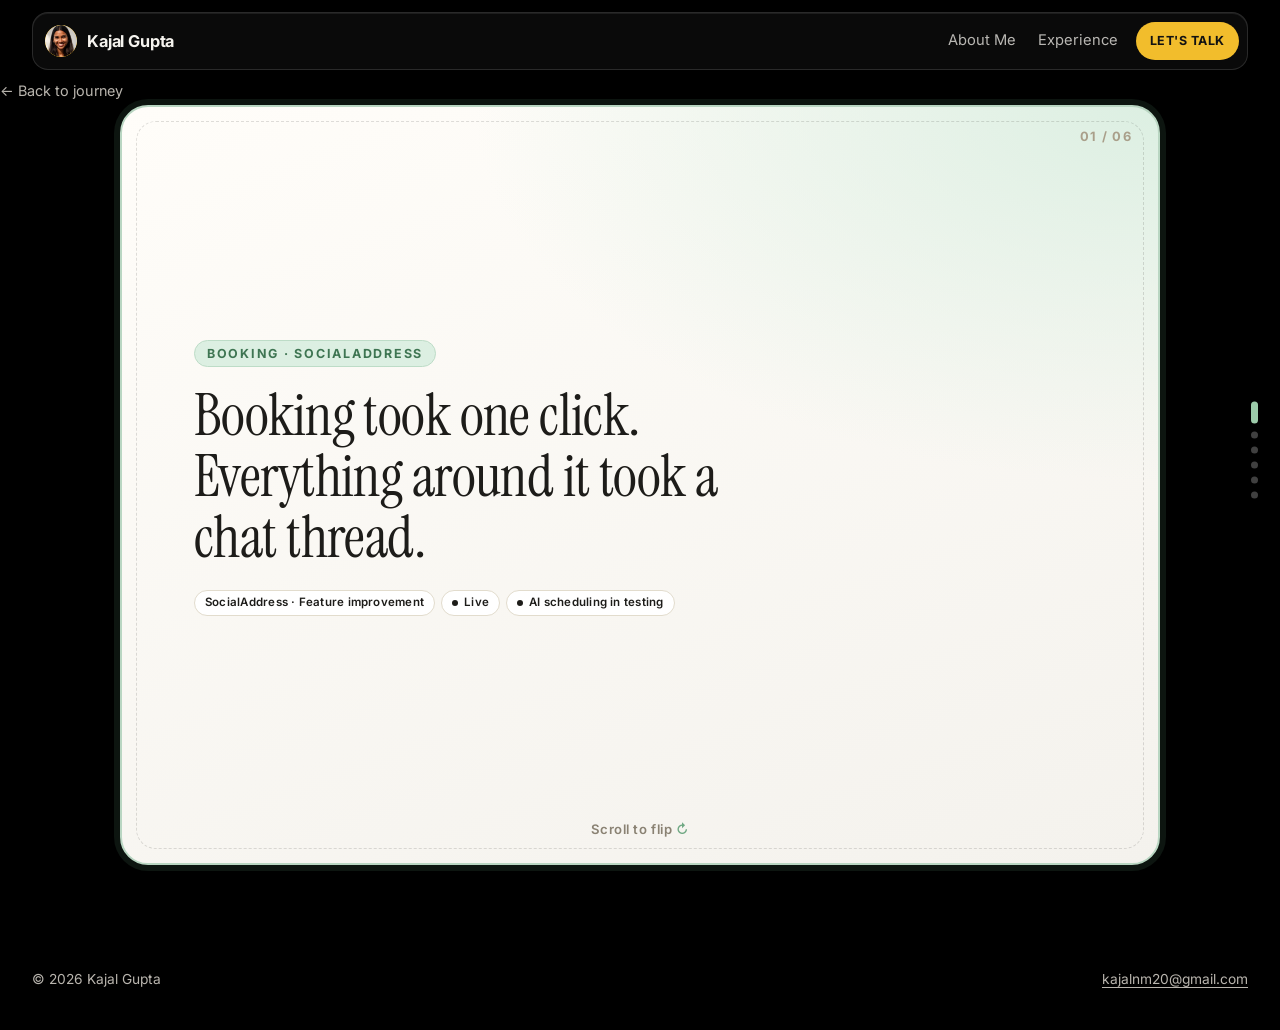
<file: booking.html>
<!doctype html>
<html lang="en" data-theme="light">
<head>
<meta charset="utf-8">
<meta name="viewport" content="width=device-width, initial-scale=1">
<title>Booking at SocialAddress — Kajal Gupta</title>
<meta name="description" content="Case study: how 10+ doctor interviews shaped Booking improvements at SocialAddress — forms with uploads, a connected calendar and AI scheduling with owner confirmation.">
<link rel="preconnect" href="https://fonts.googleapis.com">
<link rel="preconnect" href="https://fonts.gstatic.com" crossorigin>
<link href="https://fonts.googleapis.com/css2?family=Inter:wght@400;500;600;700&family=Instrument+Serif:ital@0;1&family=Allura&display=swap" rel="stylesheet">
<link rel="stylesheet" href="styles.css?v=20261024144726">
<script src="theme.js?v=20261024144726"></script>
<script src="splash-cursor.js?v=202610221957" defer></script>
</head>
<body class="flip-page theme-booking">
<div class="torch spot" aria-hidden="true"><i class="t-halo"></i><i class="t-beam"></i><i class="t-pool"></i><i class="t-src"></i></div>
<nav class="nav"><div class="wrap"><div class="nav-inner">
  <a class="brand" href="/"><span class="mono"><img class="mono-img" src="/assets/profile.jpg" alt="Kajal Gupta"></span>Kajal Gupta</a>
  <div class="nav-links"><a href="/#intro">About Me</a><a href="/#journey">Experience</a><a class="talk" href="/#contact">Let's talk</a></div>
</div></div></nav>



<main class="cs cs-flip"><div class="wrap fx-top"><a class="back" href="/#journey">← Back to journey</a></div><div class="fxd" tabindex="-1"><section class="fx" data-i="1"><div class="fx-stage"><div class="fx-card"><div class="fx-inner"><div class="fx-face fx-front"><span class="fx-no">01 / 06</span><span class="fx-label">Booking · SocialAddress</span><h2 class="fx-q">Booking took one click. Everything around it took a chat thread.</h2><div class="meta" style="display:flex;gap:6px;flex-wrap:wrap;margin-bottom:14px"><span class="chip plain">SocialAddress · Feature improvement</span><span class="chip live">Live</span><span class="chip test">AI scheduling in testing</span></div><span class="fx-hint">Scroll to flip <i>↻</i></span></div><div class="fx-face fx-back"><span class="fx-no">01 / 06</span><span class="fx-label">Case study overview</span><p class="sub">Customers could book a slot easily, but collecting reports before a session and handling changes afterwards still happened on WhatsApp and calls. I owned the improvements that brought both into the product.</p><div class="glance"><p class="st-sub">Booking at a glance</p>
<div class="gl-stats three"><div><b data-n="10" data-s="+">0</b><span>doctor interviews</span></div><div><b data-n="3">0</b><span>improvements live</span></div><div><b data-n="1">0</b><span>AI feature in testing</span></div></div>
<ol class="gl-line"><li><i></i><b>Research</b><span>10+ doctors and clinics</span></li><li><i></i><b>Problems</b><span>Before and after a booking</span></li><li><i></i><b>Roadmap</b><span>Prioritised fixes</span></li><li><i></i><b>PRDs</b><span>With design and engineering</span></li><li><i></i><b>Live</b><span>3 improvements</span></li></ol></div></div></div></div></div></section><section class="fx" data-i="2"><div class="fx-stage"><div class="fx-card"><div class="fx-inner"><div class="fx-face fx-front"><span class="fx-no">02 / 06</span><span class="fx-label">01 · The Problem</span><h2 class="fx-q">Why did booking need work?</h2><p class=fx-tease>Customers could book a slot easily, but everything before and after the appointment still happened over WhatsApp and calls.</p><span class="fx-hint">Scroll to flip <i>↻</i></span></div><div class="fx-face fx-back"><span class="fx-no">02 / 06</span><p><b>SocialAddress Booking</b> gives a business its own booking page. The business shares the link, for example in its Instagram bio, and customers open it, pick a free time and book an appointment, a one-on-one session or a seat in a workshop. It’s used by clinics and doctors, coaches, consultants and workshop hosts: businesses that are paid for their time.</p><p>Booking a slot already worked well. But the work around each booking still happened by hand: collecting reports before a visit, answering questions about timings, and rescheduling when plans changed.</p><p class="st-sub">Before: booking worked, everything around it was manual</p><ol class="bflow"><li class="bf-ok" style="--d:0.0s"><span class="bf-n">1</span><span class="bf-ic"><svg viewBox="0 0 24 24" aria-hidden="true"><rect x="3.5" y="5" width="17" height="15" rx="3"/><path d="M3.5 10h17M8 3v4M16 3v4M8 14h3"/></svg></span><b>Booking</b><small>Customers book through the booking link</small><em>Worked</em></li><li class="bf-man" style="--d:0.5s"><span class="bf-n">2</span><span class="bf-ic"><svg viewBox="0 0 24 24" aria-hidden="true"><path d="M4 5h16v11H9l-5 4z"/><path d="M8 9h8M8 12h5"/></svg></span><b>Collecting information</b><small>Details and history gathered over calls and WhatsApp</small><em>By hand</em></li><li class="bf-man" style="--d:1.0s"><span class="bf-n">3</span><span class="bf-ic"><svg viewBox="0 0 24 24" aria-hidden="true"><path d="M3 7a2 2 0 012-2h4l2 2h8a2 2 0 012 2v8a2 2 0 01-2 2H5a2 2 0 01-2-2z"/><path d="M8 12h3M13 15h3"/></svg></span><b>Storing information</b><small>Scattered across chats and files</small><em>By hand</em></li><li class="bf-man" style="--d:1.5s"><span class="bf-n">4</span><span class="bf-ic"><svg viewBox="0 0 24 24" aria-hidden="true"><path d="M21 3L3 10.5l7 2.5 2.5 7z"/><path d="M10 13l4-4"/></svg></span><b>Sharing documents</b><small>PDFs and files sent one by one in messages</small><em>By hand</em></li><li class="bf-man" style="--d:2.0s"><span class="bf-n">5</span><span class="bf-ic"><svg viewBox="0 0 24 24" aria-hidden="true"><circle cx="11" cy="11" r="6.5"/><path d="M16 16l4.5 4.5"/></svg></span><b>Finding it later</b><small>Searching through old chats and files</small><em>By hand</em></li></ol><p class="bf-legend"><span class="bf-key ok">Worked</span> The booking itself <span class="bf-key man">By hand</span> The work around it, before the improvements</p><p class="st-key"><span class="st-op">Problem statement</span>Clinics, coaches and workshop hosts were handling everything before and after a booking by hand, over WhatsApp and calls.</p></div></div></div></div></section><section class="fx" data-i="3"><div class="fx-stage"><div class="fx-card"><div class="fx-inner"><div class="fx-face fx-front"><span class="fx-no">03 / 06</span><span class="fx-label">02 · Discovery &amp; Insights</span><h2 class="fx-q">What did doctors and hosts tell me?</h2><p class=fx-tease>I interviewed 10+ doctors and clinics about how they handle appointments today.</p><span class="fx-hint">Scroll to flip <i>↻</i></span></div><div class="fx-face fx-back"><span class="fx-no">03 / 06</span><p>My main research was <b>10+ interviews with doctors and clinics</b>. In my separate merchant interviews for Shop, workshop and course sellers described the same problem: they also collected details, payments and documents by hand over WhatsApp. That showed me the problem wasn’t limited to clinics.</p><p class="st-sub">How one appointment happens today</p><div class="tbl-wrap jm"><table class="tbl"><tr><th>Step</th><th>What happens</th><th>Pain point</th></tr><tr><td>1</td><td>A patient books by DM, call or WhatsApp</td><td>Bookings scattered across channels</td></tr><tr><td>2</td><td>The clinic asks for history and reports on WhatsApp</td><td>Information arrives late and in pieces</td></tr><tr><td>3</td><td>Online consults need a meeting link, shared by hand</td><td>Extra steps for every session</td></tr><tr><td>4</td><td>Patients call again and again about timings</td><td>Front-desk time lost to the same question</td></tr><tr><td>5</td><td><b>The patient is late, delayed or doesn’t show</b></td><td><b>No easy way to reschedule or tell the other side</b></td></tr></table></div><p class="st-sub">Three insights</p><div class="st-cards"><div><b>1 · Information comes late</b><p>History and reports are collected separately, usually on WhatsApp, before the session.</p></div><div><b>2 · Plans change, by phone</b><p>No-shows, late arrivals, delays and repeated calls about timings take up the day.</p></div><div><b>3 · Switching platforms loses people</b><p>One clinic said patients drop off when they have to move between Instagram, WhatsApp and Google Meet.</p></div></div><div class="support"><p><b>Who we built for.</b> Dr. Meera Kulkarni <span>(fictional persona built from several real interviews)</span> runs a homeopathy clinic. She moved from a walk-in token system to appointments, and now loses time to no-shows, late arrivals and calls about timings.</p><p><b>Counter-signal: not everyone needed this.</b> Some clinics serve mostly local patients who prefer to phone the clinic, so online booking isn’t a priority for them. And one workshop host tried taking bookings through a form alone, but people didn’t sign up: they wanted to talk to her before paying. So we didn’t try to replace the conversation. We focused on removing the manual work around it.</p></div><p class="st-key"><span class="st-op">Resulting goal</span>Reduce the admin around a booking, not replace the conversation.</p></div></div></div></div></section><section class="fx" data-i="4"><div class="fx-stage"><div class="fx-card"><div class="fx-inner"><div class="fx-face fx-front"><span class="fx-no">04 / 06</span><span class="fx-label">03 · Product Strategy &amp; Decisions</span><h2 class="fx-q">What did we decide to improve, and why?</h2><p class=fx-tease>Move the work before and after a booking into the product, while keeping the owner in control.</p><span class="fx-hint">Scroll to flip <i>↻</i></span></div><div class="fx-face fx-back"><span class="fx-no">04 / 06</span><p class="st-key"><span class="st-op">Product vision</span>Bring what happens before and after a booking into the product, while keeping the owner in control.</p><p class="st-sub">Core owner journey</p><div class="mj" data-caps="Meera creates her booking page|She matches it to her clinic’s colours|She asks for history and reports|Bookings appear in her calendar|She shares one link in her bio|A patient is late, so she reschedules|The patient arrives prepared"><div class="mj-track"><span class="mj-line"></span><span class="mj-fill"></span><div class="mj-riya" aria-hidden="true"><svg viewBox="0 0 48 56"><circle cx="24" cy="24" r="22" class="rb"/><path class="rh" d="M12 26c-1-11 5-17 12-17s13 6 12 17l-3 6c0-6-2-12-9-13-7 1-9 7-9 13z"/><circle cx="24" cy="25" r="8.5" class="rs"/><path class="rd" d="M10 46c2-8 8-11 14-11s12 3 14 11z"/><g class="rc"><rect x="30" y="31" width="10" height="13" rx="1.5"/><path d="M32.5 35h5M32.5 38h5M32.5 41h3" stroke="#1d1c19" stroke-width="1"/></g></svg><span class="mj-cap"></span></div><div class="mj-nodes"><div class="mj-node" data-i="0"><span class="mj-ic"><svg viewBox="0 0 24 24" aria-hidden="true"><rect x="3" y="4" width="18" height="16" rx="2.5"/><path d="M3 9h18M10 9v11"/></svg></span><b>Booking page</b><small>Create the link</small></div><div class="mj-node" data-i="1"><span class="mj-ic"><svg viewBox="0 0 24 24" aria-hidden="true"><path d="M14 4l6 6-8 8H6v-6z"/><path d="M4 20c1-3 3-4 5-4"/></svg></span><b>Brand it</b><small>Clinic colours</small></div><div class="mj-node" data-i="2"><span class="mj-ic"><svg viewBox="0 0 24 24" aria-hidden="true"><rect x="5" y="3" width="14" height="18" rx="2.5"/><path d="M8 8h8M8 12h8M8 16h5"/></svg></span><b>Pre-session form</b><small>Ask what you need</small><div class=mj-brs><span class="mj-br">Medical history</span><span class="mj-br pick">Upload reports</span></div></div><div class="mj-node" data-i="3"><span class="mj-ic"><svg viewBox="0 0 24 24" aria-hidden="true"><rect x="3.5" y="5" width="17" height="15" rx="3"/><path d="M3.5 10h17M8 3v4M16 3v4M8 14h3"/></svg></span><b>Calendar</b><small>Bookings land here</small></div><div class="mj-node" data-i="4"><span class="mj-ic"><svg viewBox="0 0 24 24" aria-hidden="true"><circle cx="6" cy="12" r="2.5"/><circle cx="18" cy="6" r="2.5"/><circle cx="18" cy="18" r="2.5"/><path d="M8.2 11l7.6-4M8.2 13l7.6 4"/></svg></span><b>Share</b><small>One link in the bio</small></div><div class="mj-node" data-i="5"><span class="mj-ic"><svg viewBox="0 0 24 24" aria-hidden="true"><path d="M4 12a8 8 0 0114-5.3L20 9M20 4v5h-5M20 12a8 8 0 01-14 5.3L4 15M4 20v-5h5"/></svg></span><b>Changes</b><small>When plans move</small><div class=mj-brs><span class="mj-br pick">Reschedule</span><span class="mj-br">Ask SAM</span></div></div><div class="mj-node" data-i="6"><span class="mj-ic"><svg viewBox="0 0 24 24" aria-hidden="true"><circle cx="12" cy="12" r="8.5"/><path d="M8 12.5l3 3 5-6"/></svg></span><b>Session</b><small>Patient arrives prepared</small></div></div></div></div><p class="mj-legend"><span class="mj-br pick">Meera’s path</span> The highlighted options are what a clinic like hers picks.</p><div class="tbl-wrap dt"><table class="tbl"><tr><th>Decision</th><th>Status</th><th>Why</th></tr><tr><td><b>Booking forms with document upload</b></td><td><span class="tag tag-in">Live</span></td><td>Information arrived late, on WhatsApp. Now each business asks what it needs, and customers upload reports while booking.</td></tr><tr><td><b>Booking → calendar, with rescheduling</b></td><td><span class="tag tag-in">Live</span></td><td>Plans change. A confirmed booking appears in the calendar, and the owner reschedules from there.</td></tr><tr><td><b>Notifications to both sides</b></td><td><span class="tag tag-in">Live</span></td><td>Every change used to need a call. Now both sides are told automatically.</td></tr><tr><td><b>Branded booking pages</b></td><td><span class="tag tag-in">Live</span></td><td>Trust came up again and again. The page matches the business’s colours.</td></tr><tr><td><b>SAM AI scheduling, with owner confirmation</b></td><td><span class="tag tag-v2">In testing</span></td><td>Owners avoided letting AI act for them, so SAM proposes the change and the owner confirms it.</td></tr><tr><td><b>Replacing the conversation with forms only</b></td><td><span class="tag tag-out">Out of scope</span></td><td>Some customers want to talk before paying. Booking reduces the admin; it doesn’t remove the person.</td></tr><tr><td><b>Online booking for clinics whose patients prefer to call</b></td><td><span class="tag tag-out">Out of scope</span></td><td>These clinics told us they don’t need it, so we didn’t push it on them.</td></tr></table></div></div></div></div></div></section><section class="fx" data-i="5"><div class="fx-stage"><div class="fx-card"><div class="fx-inner"><div class="fx-face fx-front"><span class="fx-no">05 / 06</span><span class="fx-label">04 · Building &amp; Launching</span><h2 class="fx-q">How did I take it forward?</h2><p class=fx-tease>From 10+ interviews to a roadmap, PRDs and delivery.</p><span class="fx-hint">Scroll to flip <i>↻</i></span></div><div class="fx-face fx-back"><span class="fx-no">05 / 06</span><p>I interviewed 10+ doctors and clinics, pulled out the recurring problems, built the roadmap, prioritised the improvements and wrote the PRDs. I owned Booking improvements independently and worked with design and engineering through delivery. This was separate from Shop, my main project.</p><p class="st-sub">What the customer experiences</p><div class="mflow good"><div class="mf-node" style="--d:0.0s"><span class="mf-ic"><svg viewBox="0 0 24 24" aria-hidden="true"><path d="M10 14a4 4 0 006 0l3-3a4 4 0 00-6-6l-1 1M14 10a4 4 0 00-6 0l-3 3a4 4 0 006 6l1-1"/></svg></span><b>Open</b><small>The business’s booking link</small></div><span class="mf-link" aria-hidden="true"><i></i></span><div class="mf-node" style="--d:0.55s"><span class="mf-ic"><svg viewBox="0 0 24 24" aria-hidden="true"><circle cx="12" cy="12" r="8.5"/><path d="M12 7.5V12l3 2"/></svg></span><b>Pick</b><small>A free slot</small></div><span class="mf-link" aria-hidden="true"><i></i></span><div class="mf-node" style="--d:1.1s"><span class="mf-ic"><svg viewBox="0 0 24 24" aria-hidden="true"><rect x="5" y="3" width="14" height="18" rx="2.5"/><path d="M8 8h8M8 12h8M8 16h5"/></svg></span><b>Share</b><small>Answers and reports</small></div><span class="mf-link" aria-hidden="true"><i></i></span><div class="mf-node" style="--d:1.6500000000000001s"><span class="mf-ic"><svg viewBox="0 0 24 24" aria-hidden="true"><rect x="3.5" y="5" width="17" height="15" rx="3"/><path d="M3.5 10h17M8 3v4M16 3v4M8 14h3"/></svg></span><b>Confirmed</b><small>Lands in the calendar</small></div><span class="mf-link" aria-hidden="true"><i></i></span><div class="mf-node" style="--d:2.2s"><span class="mf-ic"><svg viewBox="0 0 24 24" aria-hidden="true"><path d="M6 16V11a6 6 0 0112 0v5l2 2H4z"/><path d="M10 20a2 2 0 004 0"/></svg></span><b>Updates</b><small>Told if anything changes</small></div></div><div class="example"><span class="st-op">One example from the work</span><p><b>The AI proposes, the owner confirms.</b> SAM, the platform’s AI assistant, can change the calendar from a plain-language request. But across my research, small-business owners avoided letting AI act for them. So SAM only proposes the change, and the owner reviews and confirms it. That keeps AI useful without taking control away from the owner.</p></div><p class="st-sub">The screens customers see</p><div class="shots"><figure class="shot tall"><div class="frame"><img src="assets/booking/form.webp" alt="A pre-session booking form with personal details, nutrition goals and a report upload" loading="lazy"></div><figcaption>Pre-session form: the business chooses the questions, and customers can upload their reports.</figcaption></figure><figure class="shot"><div class="frame"><img src="assets/booking/page.webp" alt="A branded booking page for a nutrition consultation, with the host and a calendar to pick a date and time" loading="lazy"></div><figcaption>Booking page: what the session is, who hosts it, and a calendar to pick a date and time.</figcaption></figure></div><p class="st-note">Screens from a test booking page.</p></div></div></div></div></section><section class="fx" data-i="6"><div class="fx-stage"><div class="fx-card"><div class="fx-inner"><div class="fx-face fx-front"><span class="fx-no">06 / 06</span><span class="fx-label">05 · Outcomes &amp; Learnings</span><h2 class="fx-q">What happened, and what did I learn?</h2><p class=fx-tease>Three improvements live, one AI feature in testing.</p><span class="fx-hint">Scroll to flip <i>↻</i></span></div><div class="fx-face fx-back"><span class="fx-no">06 / 06</span><div class="ol3"><div><span class="st-op">Outcome</span><p>Booking forms with document upload, the connected calendar with rescheduling and notifications, and branded booking pages are <b>live</b>. SAM AI scheduling is <b>in testing</b>.</p></div><div><span class="st-op">Learning</span><p>A good booking tool reduces the admin around a conversation. It doesn’t try to replace it.</p></div><div><span class="st-op">Next step</span><p>Measure the no-show rate, the reschedule rate and how many bookings arrive with complete information. I’d also interview coaches and consultants directly.</p></div></div><p class="st-note">I don’t have verified usage numbers, so this page shows none.</p><a class="cta-next" href="analytics.html"><span class="cn-txt"><small>Up next</small><b>How I helped users find what we built</b></span><span class="cn-arrow" aria-hidden="true"><svg viewBox="0 0 24 24"><path d="M5 12h14M13 6l6 6-6 6"/></svg></span></a></div></div></div></div></section><div class="fxd-dots" aria-hidden="true"></div></div></main>

<footer><div class="wrap"><span>© 2026 Kajal Gupta</span><a href="mailto:kajalnm20@gmail.com">kajalnm20@gmail.com</a></div></footer>
</body>
</html>
</file>
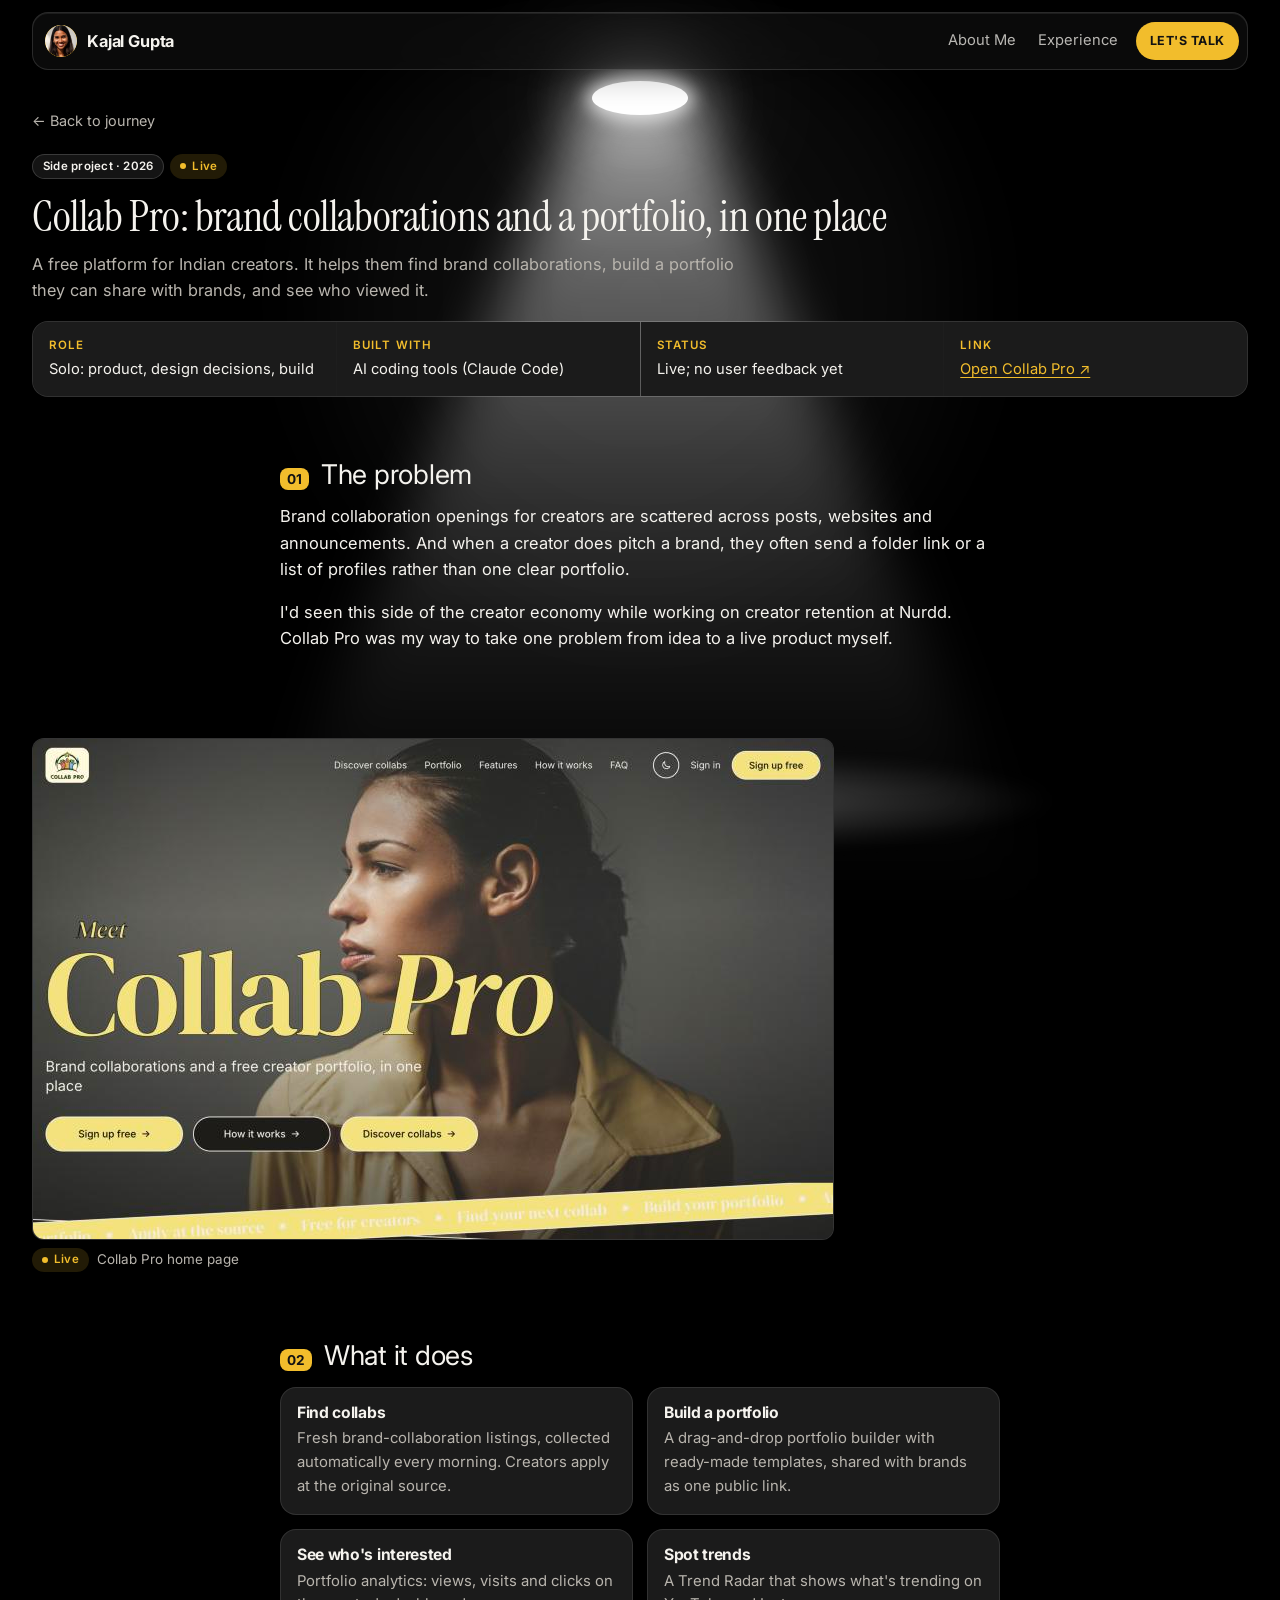
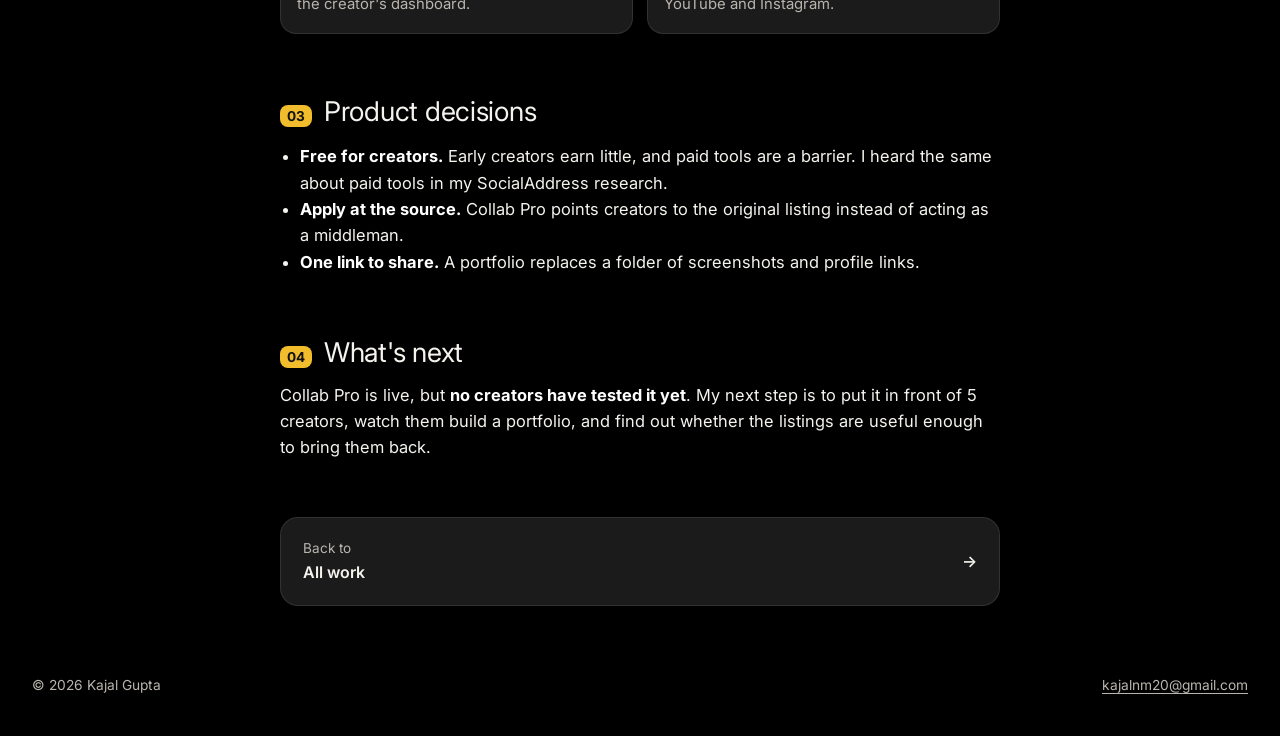
<file: collab-pro.html>
<!doctype html>
<html lang="en" data-theme="light">
<head>
<meta charset="utf-8">
<meta name="viewport" content="width=device-width, initial-scale=1">
<title>Collab Pro — Kajal Gupta</title>
<meta name="description" content="Side project: Collab Pro, a free platform for Indian creators to find brand collaborations and build a shareable portfolio.">
<link rel="preconnect" href="https://fonts.googleapis.com">
<link rel="preconnect" href="https://fonts.gstatic.com" crossorigin>
<link href="https://fonts.googleapis.com/css2?family=Inter:wght@400;500;600;700&family=Instrument+Serif:ital@0;1&family=Allura&display=swap" rel="stylesheet">
<link rel="stylesheet" href="styles.css?v=20261024144726">
<script src="theme.js?v=20261024144726"></script>
<script src="splash-cursor.js?v=202610221957" defer></script>
</head>
<body>
<div class="torch spot" aria-hidden="true"><i class="t-halo"></i><i class="t-beam"></i><i class="t-pool"></i><i class="t-src"></i></div>
<nav class="nav"><div class="wrap"><div class="nav-inner">
  <a class="brand" href="/"><span class="mono"><img class="mono-img" src="/assets/profile.jpg" alt="Kajal Gupta"></span>Kajal Gupta</a>
  <div class="nav-links"><a href="/#intro">About Me</a><a href="/#journey">Experience</a><a class="talk" href="/#contact">Let's talk</a></div>
</div></div></nav>

<header class="cs-head"><div class="wrap">
  <a class="back" href="/#journey">← Back to journey</a>
  <div style="display:flex;gap:6px;flex-wrap:wrap;margin-bottom:14px"><span class="chip plain">Side project · 2026</span><span class="chip live">Live</span></div>
  <h1>Collab Pro: brand collaborations and a portfolio, in one place</h1>
  <p class="sub">A free platform for Indian creators. It helps them find brand collaborations, build a portfolio they can share with brands, and see who viewed it.</p>
  <div class="metabar">
    <div><b>Role</b>Solo: product, design decisions, build</div>
    <div><b>Built with</b>AI coding tools (Claude Code)</div>
    <div><b>Status</b>Live; no user feedback yet</div>
    <div><b>Link</b><a href="https://collabboard-blush.vercel.app" target="_blank" rel="noopener">Open Collab Pro ↗</a></div>
  </div>
</div></header>

<main class="cs"><div class="wrap">

  <div class="cs-sec">
    <h2><span class="num">01</span>The problem</h2>
    <p>Brand collaboration openings for creators are scattered across posts, websites and announcements. And when a creator does pitch a brand, they often send a folder link or a list of profiles rather than one clear portfolio.</p>
    <p>I'd seen this side of the creator economy while working on creator retention at Nurdd. Collab Pro was my way to take one problem from idea to a live product myself.</p>
  </div>

  <div class="cs-sec wide">
    <figure style="max-width:var(--max)">
      <img src="assets/collabpro-home.jpg" alt="Collab Pro home page" loading="lazy">
      <figcaption><span class="chip live">Live</span> Collab Pro home page</figcaption>
    </figure>
  </div>

  <div class="cs-sec">
    <h2><span class="num">02</span>What it does</h2>
    <div class="two">
      <div><h4>Find collabs</h4><p>Fresh brand-collaboration listings, collected automatically every morning. Creators apply at the original source.</p></div>
      <div><h4>Build a portfolio</h4><p>A drag-and-drop portfolio builder with ready-made templates, shared with brands as one public link.</p></div>
      <div><h4>See who's interested</h4><p>Portfolio analytics: views, visits and clicks on the creator's dashboard.</p></div>
      <div><h4>Spot trends</h4><p>A Trend Radar that shows what's trending on YouTube and Instagram.</p></div>
    </div>
  </div>

  <div class="cs-sec">
    <h2><span class="num">03</span>Product decisions</h2>
    <ul>
      <li><b>Free for creators.</b> Early creators earn little, and paid tools are a barrier. I heard the same about paid tools in my SocialAddress research.</li>
      <li><b>Apply at the source.</b> Collab Pro points creators to the original listing instead of acting as a middleman.</li>
      <li><b>One link to share.</b> A portfolio replaces a folder of screenshots and profile links.</li>
    </ul>
  </div>

  <div class="cs-sec">
    <h2><span class="num">04</span>What's next</h2>
    <p>Collab Pro is live, but <b>no creators have tested it yet</b>. My next step is to put it in front of 5 creators, watch them build a portfolio, and find out whether the listings are useful enough to bring them back.</p>
  </div>

  <div class="next"><a href="/#journey"><span><small>Back to</small>All work</span><span>→</span></a></div>
</div></main>

<footer><div class="wrap"><span>© 2026 Kajal Gupta</span><a href="mailto:kajalnm20@gmail.com">kajalnm20@gmail.com</a></div></footer>
</body>
</html>
</file>
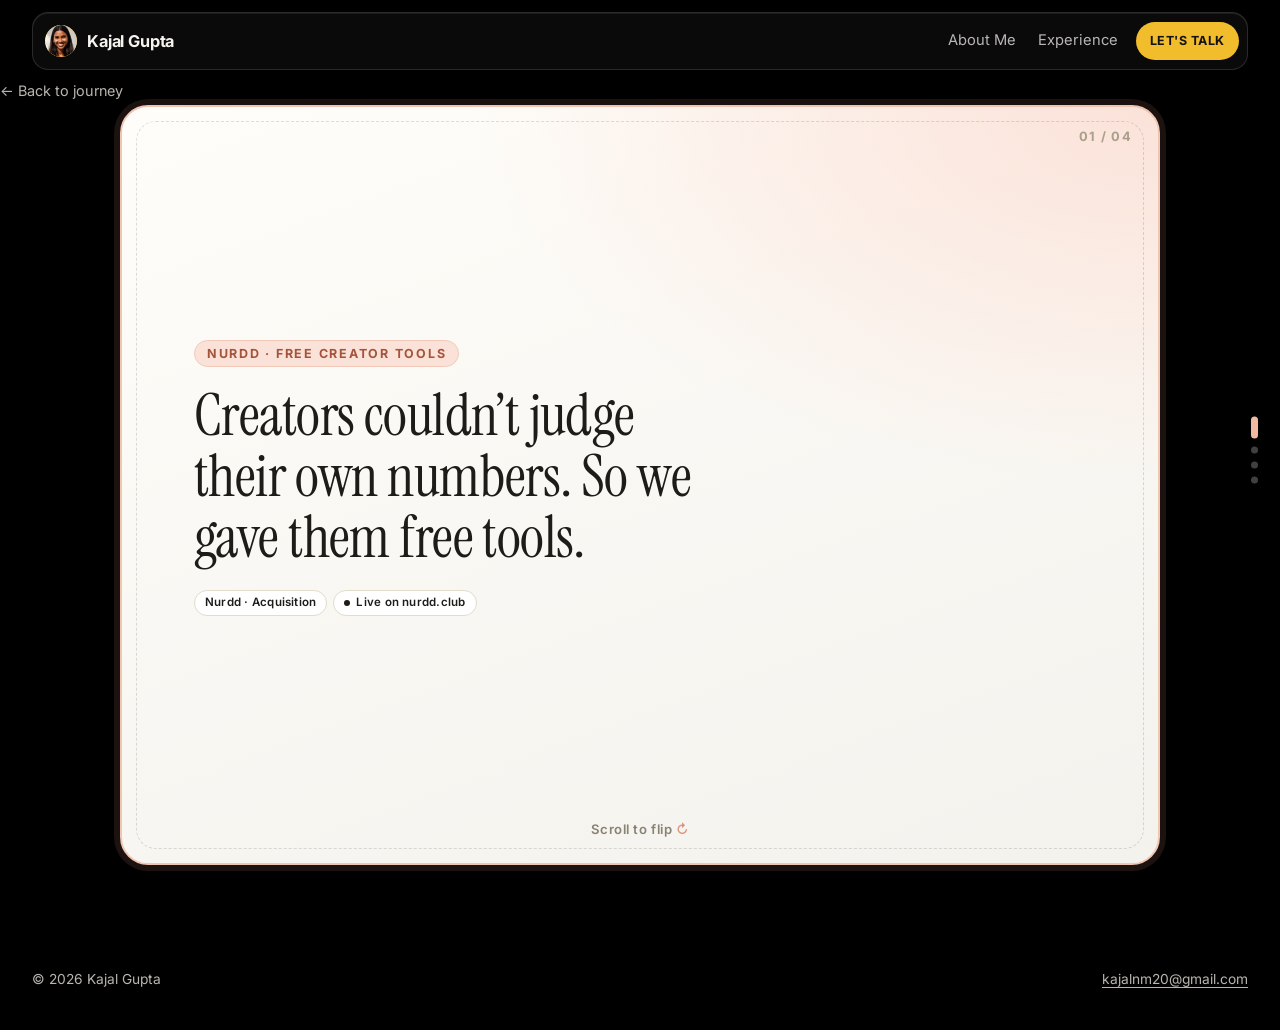
<file: nurdd-tools.html>
<!doctype html>
<html lang="en" data-theme="light">
<head>
<meta charset="utf-8">
<meta name="viewport" content="width=device-width, initial-scale=1">
<title>Nurdd Free Creator Tools — Kajal Gupta</title>
<meta name="description" content="Case study: Nurdd’s free creator tools — answering creators’ performance questions with no sign-up, to build trust and bring people to Nurdd.">
<link rel="preconnect" href="https://fonts.googleapis.com">
<link rel="preconnect" href="https://fonts.gstatic.com" crossorigin>
<link href="https://fonts.googleapis.com/css2?family=Inter:wght@400;500;600;700&family=Instrument+Serif:ital@0;1&family=Allura&display=swap" rel="stylesheet">
<link rel="stylesheet" href="styles.css?v=20261024144726">
<script src="theme.js?v=20261024144726"></script>
<script src="splash-cursor.js?v=202610221957" defer></script>
</head>
<body class="flip-page theme-nurdd">
<div class="torch spot" aria-hidden="true"><i class="t-halo"></i><i class="t-beam"></i><i class="t-pool"></i><i class="t-src"></i></div>
<nav class="nav"><div class="wrap"><div class="nav-inner">
  <a class="brand" href="/"><span class="mono"><img class="mono-img" src="/assets/profile.jpg" alt="Kajal Gupta"></span>Kajal Gupta</a>
  <div class="nav-links"><a href="/#intro">About Me</a><a href="/#journey">Experience</a><a class="talk" href="/#contact">Let's talk</a></div>
</div></div></nav>



<main class="cs cs-flip"><div class="wrap fx-top"><a class="back" href="/#journey">← Back to journey</a></div><div class="fxd" tabindex="-1"><section class="fx" data-i="1"><div class="fx-stage"><div class="fx-card"><div class="fx-inner"><div class="fx-face fx-front"><span class="fx-no">01 / 04</span><span class="fx-label">Nurdd · Free creator tools</span><h2 class="fx-q">Creators couldn’t judge their own numbers. So we gave them free tools.</h2><div class="meta" style="display:flex;gap:6px;flex-wrap:wrap;margin-bottom:14px"><span class="chip plain">Nurdd · Acquisition</span><span class="chip live">Live on nurdd.club</span></div><span class="fx-hint">Scroll to flip <i>↻</i></span></div><div class="fx-face fx-back"><span class="fx-no">01 / 04</span><span class="fx-label">Case study overview</span><p class="sub">Creators and brands often can’t tell whether an account is actually doing well. Nurdd’s free creator tools answer that from a few numbers, with an instant result and no sign-up. That gives people real value before they join, which builds trust and brings them to Nurdd. I contributed to these tools on Nurdd’s public website.</p><div class="glance"><p class="st-sub">At a glance</p>
<div class="gl-stats three"><div><b data-n="3">0</b><span>questions the tools answer</span></div><div><b data-n="3">0</b><span>inputs for the engagement calculator</span></div><div><b>Free</b><span>no sign-up needed to get a result</span></div></div>
<ol class="gl-line"><li><i></i><b>Question</b><span>Is this account doing well?</span></li><li><i></i><b>Inputs</b><span>A few numbers</span></li><li><i></i><b>Result</b><span>Instant</span></li><li><i></i><b>Verdict</b><span>Against benchmarks</span></li><li><i></i><b>Trust</b><span>A reason to try Nurdd</span></li></ol></div></div></div></div></div></section><section class="fx" data-i="2"><div class="fx-stage"><div class="fx-card"><div class="fx-inner"><div class="fx-face fx-front"><span class="fx-no">02 / 04</span><span class="fx-label">01 · The questions people couldn’t answer</span><h2 class="fx-q">What were creators and brands trying to figure out?</h2><p class=fx-tease>Whether an account was actually doing well.</p><span class="fx-hint">Scroll to flip <i>↻</i></span></div><div class="fx-face fx-back"><span class="fx-no">02 / 04</span><p>Creators and brands both look at the same numbers, followers, likes and comments, but they rarely know what “good” looks like. Working it out by hand means guessing, with nothing to compare against.</p><p class="st-sub">The questions people kept trying to answer</p><div class="qs"><span>Is this engagement rate good?</span><span>Is this audience real?</span><span>What’s a fair rate for a collaboration?</span></div><p class="st-key"><span class="st-op">The gap</span>Without a benchmark, creators can’t tell how they’re doing, and brands can’t tell who to work with.</p></div></div></div></div></section><section class="fx" data-i="3"><div class="fx-stage"><div class="fx-card"><div class="fx-inner"><div class="fx-face fx-front"><span class="fx-no">03 / 04</span><span class="fx-label">02 · One question, one tool</span><h2 class="fx-q">How do the free tools work?</h2><p class=fx-tease>A few inputs, an instant result, compared against benchmarks.</p><span class="fx-hint">Scroll to flip <i>↻</i></span></div><div class="fx-face fx-back"><span class="fx-no">03 / 04</span><p>Each tool answers one question. You enter a few numbers, get an instant result, and see how it compares with typical accounts of the same size.</p><p class="st-sub">How a tool works</p><div class="mflow good"><div class="mf-node" style="--d:0.0s"><span class="mf-ic"><svg viewBox="0 0 24 24" aria-hidden="true"><path d="M4 7h10M4 12h16M4 17h7"/></svg></span><b>Enter</b><small>A few numbers</small></div><span class="mf-link" aria-hidden="true"><i></i></span><div class="mf-node" style="--d:0.55s"><span class="mf-ic"><svg viewBox="0 0 24 24" aria-hidden="true"><rect x="5" y="3" width="14" height="18" rx="2.5"/><path d="M8 7h8M8 12h1M11.5 12h1M15 12h1M8 15.5h1M11.5 15.5h1M15 15.5h1"/></svg></span><b>Calculate</b><small>An instant result</small></div><span class="mf-link" aria-hidden="true"><i></i></span><div class="mf-node" style="--d:1.1s"><span class="mf-ic"><svg viewBox="0 0 24 24" aria-hidden="true"><path d="M4 16a8 8 0 0116 0"/><path d="M12 16l4-5"/></svg></span><b>Compare</b><small>Against benchmarks</small></div><span class="mf-link" aria-hidden="true"><i></i></span><div class="mf-node" style="--d:1.6500000000000001s"><span class="mf-ic"><svg viewBox="0 0 24 24" aria-hidden="true"><circle cx="12" cy="9" r="5.5"/><path d="M9 14l-1.5 7L12 18.5 16.5 21 15 14"/></svg></span><b>Verdict</b><small>For example, “Good” for a Micro account</small></div></div><figure class="cx-shot tl-shot"><img src="assets/nurdd-calculator.jpg" alt="Nurdd’s Engagement Rate Calculator: followers, average likes and comments, with the engagement rate, a verdict and the account tier" loading="lazy"><figcaption><span class="chip live">Live</span> Example: the Engagement Rate Calculator on <a href="https://www.nurdd.club/tools" target="_blank" rel="noopener">nurdd.club/tools ↗</a>. Enter followers, likes and comments; get the engagement rate, a verdict and the account tier.</figcaption></figure></div></div></div></div></section><section class="fx" data-i="4"><div class="fx-stage"><div class="fx-card"><div class="fx-inner"><div class="fx-face fx-front"><span class="fx-no">04 / 04</span><span class="fx-label">03 · Value before sign-up</span><h2 class="fx-q">Why give the tools away for free?</h2><p class=fx-tease>Value before sign-up builds trust and brings people in.</p><span class="fx-hint">Scroll to flip <i>↻</i></span></div><div class="fx-face fx-back"><span class="fx-no">04 / 04</span><p>The tools are free and need no sign-up, on purpose. People get a useful answer first, and that is what makes them trust Nurdd enough to come back and join.</p><p class="st-sub">How the tools bring people in</p><div class="mflow good"><div class="mf-node" style="--d:0.0s"><span class="mf-ic"><svg viewBox="0 0 24 24" aria-hidden="true"><circle cx="11" cy="11" r="6.5"/><path d="M16 16l4.5 4.5"/></svg></span><b>Has a question</b><small>“Is my engagement good?”</small></div><span class="mf-link" aria-hidden="true"><i></i></span><div class="mf-node" style="--d:0.55s"><span class="mf-ic"><svg viewBox="0 0 24 24" aria-hidden="true"><rect x="5" y="3" width="14" height="18" rx="2.5"/><path d="M8 7h8M8 12h1M11.5 12h1M15 12h1M8 15.5h1M11.5 15.5h1M15 15.5h1"/></svg></span><b>Uses a free tool</b><small>No sign-up needed</small></div><span class="mf-link" aria-hidden="true"><i></i></span><div class="mf-node" style="--d:1.1s"><span class="mf-ic"><svg viewBox="0 0 24 24" aria-hidden="true"><circle cx="12" cy="9" r="5.5"/><path d="M9 14l-1.5 7L12 18.5 16.5 21 15 14"/></svg></span><b>Gets an answer</b><small>Instantly, with a benchmark</small></div><span class="mf-link" aria-hidden="true"><i></i></span><div class="mf-node" style="--d:1.6500000000000001s"><span class="mf-ic"><svg viewBox="0 0 24 24" aria-hidden="true"><path d="M12 20s-7-4.4-7-10a4 4 0 017-2.5A4 4 0 0119 10c0 5.6-7 10-7 10z"/></svg></span><b>Trusts Nurdd</b><small>It already helped</small></div><span class="mf-link" aria-hidden="true"><i></i></span><div class="mf-node" style="--d:2.2s"><span class="mf-ic"><svg viewBox="0 0 24 24" aria-hidden="true"><circle cx="10" cy="8" r="3.5"/><path d="M3.5 20c0-4 3-6.5 6.5-6.5s6.5 2.5 6.5 6.5M18 7v6M15 10h6"/></svg></span><b>Joins</b><small>Comes back for more</small></div></div><div class="ol3"><div><span class="st-op">My part</span><p>I contributed to Nurdd’s free creator tools on the public website. The Nurdd team has updated them since my internship.</p></div><div><span class="st-op">Learning</span><p>People trust a product that helps them before asking for anything in return.</p></div><div><span class="st-op">Next step</span><p>Track how many tool users go on to sign up, to see whether the tools actually bring people to Nurdd.</p></div></div><p class="st-note">I don’t have usage or sign-up numbers for the tools, so this page shows none.</p><a class="cta-next" href="qikd.html"><span class="cn-txt"><small>Up next</small><b>How clear steps made QikD easier to trust</b></span><span class="cn-arrow" aria-hidden="true"><svg viewBox="0 0 24 24"><path d="M5 12h14M13 6l6 6-6 6"/></svg></span></a></div></div></div></div></section><div class="fxd-dots" aria-hidden="true"></div></div></main>

<footer><div class="wrap"><span>© 2026 Kajal Gupta</span><a href="mailto:kajalnm20@gmail.com">kajalnm20@gmail.com</a></div></footer>
</body>
</html>
</file>
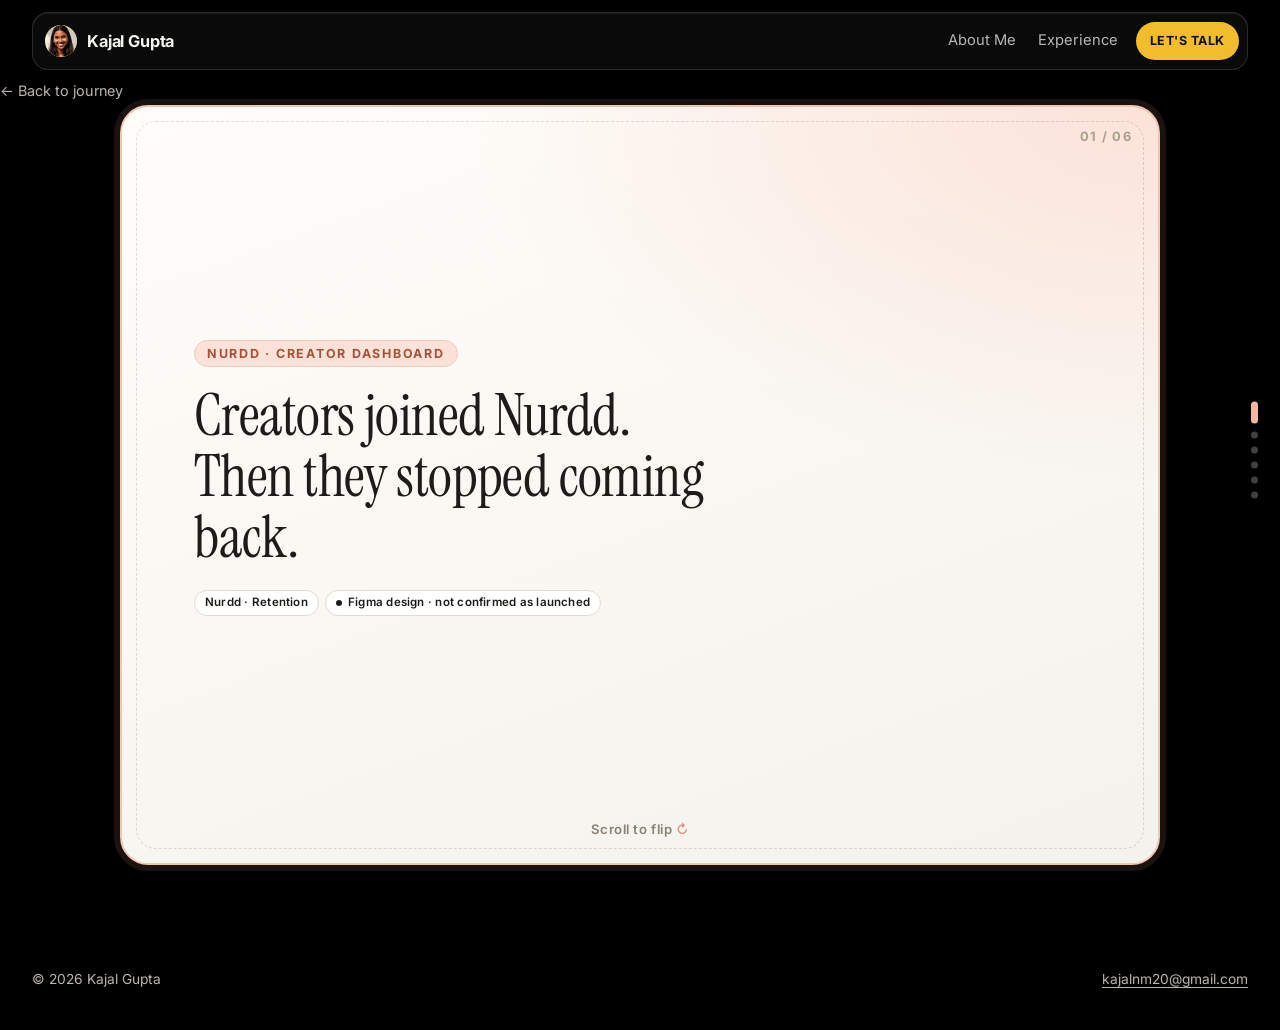
<file: nurdd.html>
<!doctype html>
<html lang="en" data-theme="light">
<head>
<meta charset="utf-8">
<meta name="viewport" content="width=device-width, initial-scale=1">
<title>Nurdd Creator Dashboard — Kajal Gupta</title>
<meta name="description" content="Case study: designing a Nurdd creator dashboard with three tabs (progress, next steps, daily insights) to give creators a reason to come back.">
<link rel="preconnect" href="https://fonts.googleapis.com">
<link rel="preconnect" href="https://fonts.gstatic.com" crossorigin>
<link href="https://fonts.googleapis.com/css2?family=Inter:wght@400;500;600;700&family=Instrument+Serif:ital@0;1&family=Allura&display=swap" rel="stylesheet">
<link rel="stylesheet" href="styles.css?v=20261024144726">
<script src="theme.js?v=20261024144726"></script>
<script src="splash-cursor.js?v=202610221957" defer></script>
</head>
<body class="flip-page theme-nurdd">
<div class="torch spot" aria-hidden="true"><i class="t-halo"></i><i class="t-beam"></i><i class="t-pool"></i><i class="t-src"></i></div>
<nav class="nav"><div class="wrap"><div class="nav-inner">
  <a class="brand" href="/"><span class="mono"><img class="mono-img" src="/assets/profile.jpg" alt="Kajal Gupta"></span>Kajal Gupta</a>
  <div class="nav-links"><a href="/#intro">About Me</a><a href="/#journey">Experience</a><a class="talk" href="/#contact">Let's talk</a></div>
</div></div></nav>



<main class="cs cs-flip"><div class="wrap fx-top"><a class="back" href="/#journey">← Back to journey</a></div><div class="fxd" tabindex="-1"><section class="fx" data-i="1"><div class="fx-stage"><div class="fx-card"><div class="fx-inner"><div class="fx-face fx-front"><span class="fx-no">01 / 06</span><span class="fx-label">Nurdd · Creator dashboard</span><h2 class="fx-q">Creators joined Nurdd. Then they stopped coming back.</h2><div class="meta" style="display:flex;gap:6px;flex-wrap:wrap;margin-bottom:14px"><span class="chip plain">Nurdd · Retention</span><span class="chip design">Figma design · not confirmed as launched</span></div><span class="fx-hint">Scroll to flip <i>↻</i></span></div><div class="fx-face fx-back"><span class="fx-no">01 / 06</span><span class="fx-label">Case study overview</span><p class="sub">Nurdd connects creators with brands. Brands look for active creators, so when creators joined and then stopped using Nurdd, they missed out on collaborations and the platform had less to offer brands. Working with the Co-founder and the Designer, I helped design a dashboard that gives creators a reason to come back every day.</p><div class="glance"><p class="st-sub">At a glance</p>
<div class="gl-stats three"><div><b data-n="3">0</b><span>tabs, each answering one creator question</span></div><div><b data-n="1">0</b><span>design rule: every insight comes with an action</span></div><div><b data-n="5">0</b><span>suggested actions, each with an AI helper</span></div></div>
<ol class="gl-line"><li><i></i><b>Problem</b><span>Creators didn’t come back</span></li><li><i></i><b>Research</b><span>Other creator platforms</span></li><li><i></i><b>Questions</b><span>What creators keep asking</span></li><li><i></i><b>Dashboard</b><span>One tab per question</span></li><li><i></i><b>Figma</b><span>With Co-founder and Designer</span></li></ol></div></div></div></div></div></section><section class="fx" data-i="2"><div class="fx-stage"><div class="fx-card"><div class="fx-inner"><div class="fx-face fx-front"><span class="fx-no">02 / 06</span><span class="fx-label">01 · Why creators left</span><h2 class="fx-q">Why weren’t creators coming back?</h2><p class=fx-tease>They could see their numbers, but not what to do with them.</p><span class="fx-hint">Scroll to flip <i>↻</i></span></div><div class="fx-face fx-back"><span class="fx-no">02 / 06</span><p>Retention was the problem the team was focused on. A creator would join, look at their numbers, and then have nothing telling them what to do next. Without a reason to return, they drifted away, and fewer active creators meant less for brands to choose from.</p><p class="st-sub">The loop we wanted to break</p><div class="mflow bad"><div class="mf-node" style="--d:0.0s"><span class="mf-ic"><svg viewBox="0 0 24 24" aria-hidden="true"><rect x="6" y="2.5" width="12" height="19" rx="3"/><path d="M10.5 18.5h3"/></svg></span><b>Joins</b><small>Signs up to Nurdd</small></div><span class="mf-link" aria-hidden="true"><i></i></span><div class="mf-node" style="--d:0.55s"><span class="mf-ic"><svg viewBox="0 0 24 24" aria-hidden="true"><path d="M4 19h16M7 16v-4M12 16V8M17 16v-7"/></svg></span><b>Sees numbers</b><small>Followers, likes, views</small></div><span class="mf-link" aria-hidden="true"><i></i></span><div class="mf-node" style="--d:1.1s"><span class="mf-ic"><svg viewBox="0 0 24 24" aria-hidden="true"><circle cx="12" cy="12" r="8.5"/><path d="M9.5 9.5a2.5 2.5 0 015 .5c0 1.5-2.5 2-2.5 3.5M12 16.5h.01"/></svg></span><b>No next step</b><small>“So what do I do now?”</small></div><span class="mf-link" aria-hidden="true"><i></i></span><div class="mf-node" style="--d:1.6500000000000001s"><span class="mf-ic"><svg viewBox="0 0 24 24" aria-hidden="true"><path d="M14 4h5v16h-5M10 8l-4 4 4 4M6 12h10"/></svg></span><b>Stops returning</b><small>Nurdd isn’t part of the routine</small></div><span class="mf-link" aria-hidden="true"><i></i></span><div class="mf-node" style="--d:2.2s"><span class="mf-ic"><svg viewBox="0 0 24 24" aria-hidden="true"><path d="M4 7h16v12H4z"/><path d="M9 7V5h6v2"/></svg></span><b>Fewer active creators</b><small>Less value for brands</small></div></div><p class="st-key"><span class="st-op">The goal</span>Make Nurdd part of a creator’s routine by showing their <b>progress</b>, <b>what to work on next</b>, and the <b>steps</b> to get there.</p></div></div></div></div></section><section class="fx" data-i="3"><div class="fx-stage"><div class="fx-card"><div class="fx-inner"><div class="fx-face fx-front"><span class="fx-no">03 / 06</span><span class="fx-label">02 · Studying other platforms</span><h2 class="fx-q">What did I learn from other creator platforms?</h2><p class=fx-tease>How creators use them, how they judge performance, and how they get hired.</p><span class="fx-hint">Scroll to flip <i>↻</i></span></div><div class="fx-face fx-back"><span class="fx-no">03 / 06</span><p>I researched competing creator platforms to understand three things, and used what I found to shape how Nurdd could keep creators engaged.</p><div class="st-cards"><div><b>How they’re used</b><p>How creators and agencies use these platforms day to day.</p></div><div><b>How performance is judged</b><p>Which numbers creators and brands look at to decide what’s working.</p></div><div><b>How creators get hired</b><p>What brands look for before they choose a creator.</p></div></div><p class="st-key"><span class="st-op">What I concluded</span>Analytics alone tell creators what happened. A habit forms when the product also tells them what to do next.</p><p class="st-sub">Three questions every creator keeps asking</p><div class="qs"><span>Am I getting closer to my goal?</span><span>What should I do next?</span><span>What’s working right now?</span></div></div></div></div></div></section><section class="fx" data-i="4"><div class="fx-stage"><div class="fx-card"><div class="fx-inner"><div class="fx-face fx-front"><span class="fx-no">04 / 06</span><span class="fx-label">03 · Designing the dashboard</span><h2 class="fx-q">How did we turn that into a dashboard?</h2><p class=fx-tease>One tab for each question, and every insight paired with an action.</p><span class="fx-hint">Scroll to flip <i>↻</i></span></div><div class="fx-face fx-back"><span class="fx-no">04 / 06</span><p class="st-key"><span class="st-op">Key product decision</span>Don’t just show analytics. Pair every insight with an action, so creators always know their next step.</p><p class="st-sub">A day with the dashboard</p><div class="mj" data-caps="Priya opens Nurdd|She sees how close she is to her goal|She checks this month’s wins|She picks an action: more Reels|The AI helper gives her Reel ideas|She sees what worked today|New data tomorrow brings her back"><div class="mj-track"><span class="mj-line"></span><span class="mj-fill"></span><div class="mj-riya" aria-hidden="true"><svg viewBox="0 0 48 56"><circle cx="24" cy="24" r="22" class="rb"/><path class="rh" d="M12 26c-1-11 5-17 12-17s13 6 12 17l-3 6c0-6-2-12-9-13-7 1-9 7-9 13z"/><circle cx="24" cy="25" r="8.5" class="rs"/><path class="rd" d="M10 46c2-8 8-11 14-11s12 3 14 11z"/><g class="rc"><rect x="31" y="31" width="9" height="14" rx="2"/><rect x="32.5" y="33" width="6" height="9" rx="1" fill="#f3b9a0"/></g></svg><span class="mj-cap"></span></div><div class="mj-nodes"><div class="mj-node" data-i="0"><span class="mj-ic"><svg viewBox="0 0 24 24" aria-hidden="true"><rect x="6" y="2.5" width="12" height="19" rx="3"/><path d="M10.5 18.5h3"/></svg></span><b>Open Nurdd</b><small>Daily check-in</small></div><div class="mj-node" data-i="1"><span class="mj-ic"><svg viewBox="0 0 24 24" aria-hidden="true"><path d="M4 19h16M7 16v-4M12 16V8M17 16v-7"/></svg></span><b>My Journey</b><small>Progress to the goal</small></div><div class="mj-node" data-i="2"><span class="mj-ic"><svg viewBox="0 0 24 24" aria-hidden="true"><path d="M8 4h8v5a4 4 0 01-8 0z"/><path d="M8 6H5a3 3 0 003 4M16 6h3a3 3 0 01-3 4M12 13v4M9 20h6"/></svg></span><b>Wins</b><small>Wins of the month</small></div><div class="mj-node" data-i="3"><span class="mj-ic"><svg viewBox="0 0 24 24" aria-hidden="true"><path d="M9 6h11M9 12h11M9 18h11"/><circle cx="5" cy="6" r="1"/><circle cx="5" cy="12" r="1"/><circle cx="5" cy="18" r="1"/></svg></span><b>Action Plan</b><small>Pick a next step</small><div class=mj-brs><span class="mj-br">Trends</span><span class="mj-br pick">Reels</span><span class="mj-br">Hashtags</span></div></div><div class="mj-node" data-i="4"><span class="mj-ic"><svg viewBox="0 0 24 24" aria-hidden="true"><path d="M12 3l2 6 6 2-6 2-2 6-2-6-6-2 6-2z"/></svg></span><b>AI helper</b><small>Get ideas for it</small></div><div class="mj-node" data-i="5"><span class="mj-ic"><svg viewBox="0 0 24 24" aria-hidden="true"><path d="M2.5 12S6 5.5 12 5.5 21.5 12 21.5 12 18 18.5 12 18.5 2.5 12 2.5 12z"/><circle cx="12" cy="12" r="3"/></svg></span><b>Insights Hub</b><small>What worked today</small></div><div class="mj-node" data-i="6"><span class="mj-ic"><svg viewBox="0 0 24 24" aria-hidden="true"><path d="M4 12a8 8 0 0114-5.3L20 9M20 4v5h-5M20 12a8 8 0 01-14 5.3L4 15M4 20v-5h5"/></svg></span><b>Come back</b><small>Tomorrow, new data</small></div></div></div></div><p class="mj-legend"><span class="mj-br pick">Priya’s path</span> Priya is the sample creator used in the designs.</p><p class="st-sub">One tab for each question</p><div class="tbl-wrap jm"><table class="tbl"><tr><th>Tab</th><th>The creator’s question</th><th>What it shows</th><th>Why it brings them back</th></tr><tr><td><b>My Journey</b></td><td>Am I getting closer to my goal?</td><td>Goal progress, follower growth, posting consistency and wins of the month</td><td>Visible progress and small wins keep creators motivated</td></tr><tr><td><b>Action Plan</b></td><td>What should I do next?</td><td>Suggested actions: trends, Reels, hashtags, posting times, comment replies. Each opens an AI helper.</td><td>Turns data into a next step, so creators don’t have to work it out</td></tr><tr><td><b>Insights Hub</b></td><td>What’s working right now?</td><td>Today’s performance, audience, saves, profile views, results by content type, trending hashtags</td><td>It changes every day, so there’s a reason to check every day</td></tr></table></div></div></div></div></div></section><section class="fx" data-i="5"><div class="fx-stage"><div class="fx-card"><div class="fx-inner"><div class="fx-face fx-front"><span class="fx-no">05 / 06</span><span class="fx-label">04 · The design</span><h2 class="fx-q">What did the dashboard look like?</h2><p class=fx-tease>Three tabs, designed in Figma with the Co-founder and Designer.</p><span class="fx-hint">Scroll to flip <i>↻</i></span></div><div class="fx-face fx-back"><span class="fx-no">05 / 06</span><p>I turned the research into the dashboard’s structure, and worked with the Co-founder and the Designer to turn these ideas into Figma designs.</p><div class="phones"><figure><img src="assets/nurdd/journey.jpg" alt="My Journey tab: goal progress, follower growth, posting consistency and wins of the month" loading="lazy"><figcaption><b>My Journey</b>Progress and small wins</figcaption></figure><figure><img src="assets/nurdd/action.jpg" alt="Action Plan tab: suggested actions, each with an AI helper" loading="lazy"><figcaption><b>Action Plan</b>A next step, with AI help</figcaption></figure><figure class="tall"><div class="ph-frame"><img src="assets/nurdd/insights.jpg" alt="Insights Hub tab: today’s performance, audience and content results" loading="lazy"></div><figcaption><b>Insights Hub</b>What’s working today</figcaption></figure></div><p class="st-note">Figma design. Sample data only: “Priya” and all numbers are placeholders. Not confirmed as launched.</p><div class="example"><span class="st-op">How the tabs work together</span><p>In the designs, Insights Hub shows that Reels drove most of today’s engagement. Action Plan turns that into a step, “Add more Reels &amp; Videos”, with an AI helper that suggests Reel scripts. The insight and the action sit side by side, so the creator never has to work out what to do next.</p></div></div></div></div></div></section><section class="fx" data-i="6"><div class="fx-stage"><div class="fx-card"><div class="fx-inner"><div class="fx-face fx-front"><span class="fx-no">06 / 06</span><span class="fx-label">05 · Looking back</span><h2 class="fx-q">What happened, and what would I do next?</h2><p class=fx-tease>A design built around one idea: give creators a next step.</p><span class="fx-hint">Scroll to flip <i>↻</i></span></div><div class="fx-face fx-back"><span class="fx-no">06 / 06</span><div class="ol3"><div><span class="st-op">Outcome</span><p>A Figma design for a three-tab creator dashboard, made with the Co-founder and the Designer. I don’t know whether it launched after my internship, so I present it as a design.</p></div><div><span class="st-op">Learning</span><p>Retention comes from giving users a next step, not more data.</p></div><div><span class="st-op">What I’d do next</span><p>Show the dashboard to 5–6 creators before polishing it, to learn which tab they’d really open every day, and track weekly returning creators to see if it changes behaviour.</p></div></div><p class="st-note">I don’t have usage numbers for this design, so this page shows none.</p><a class="cta-next" href="nurdd-tools.html"><span class="cn-txt"><small>Up next</small><b>Nurdd’s free tools: value before sign-up</b></span><span class="cn-arrow" aria-hidden="true"><svg viewBox="0 0 24 24"><path d="M5 12h14M13 6l6 6-6 6"/></svg></span></a></div></div></div></div></section><div class="fxd-dots" aria-hidden="true"></div></div></main>

<footer><div class="wrap"><span>© 2026 Kajal Gupta</span><a href="mailto:kajalnm20@gmail.com">kajalnm20@gmail.com</a></div></footer>
</body>
</html>
</file>
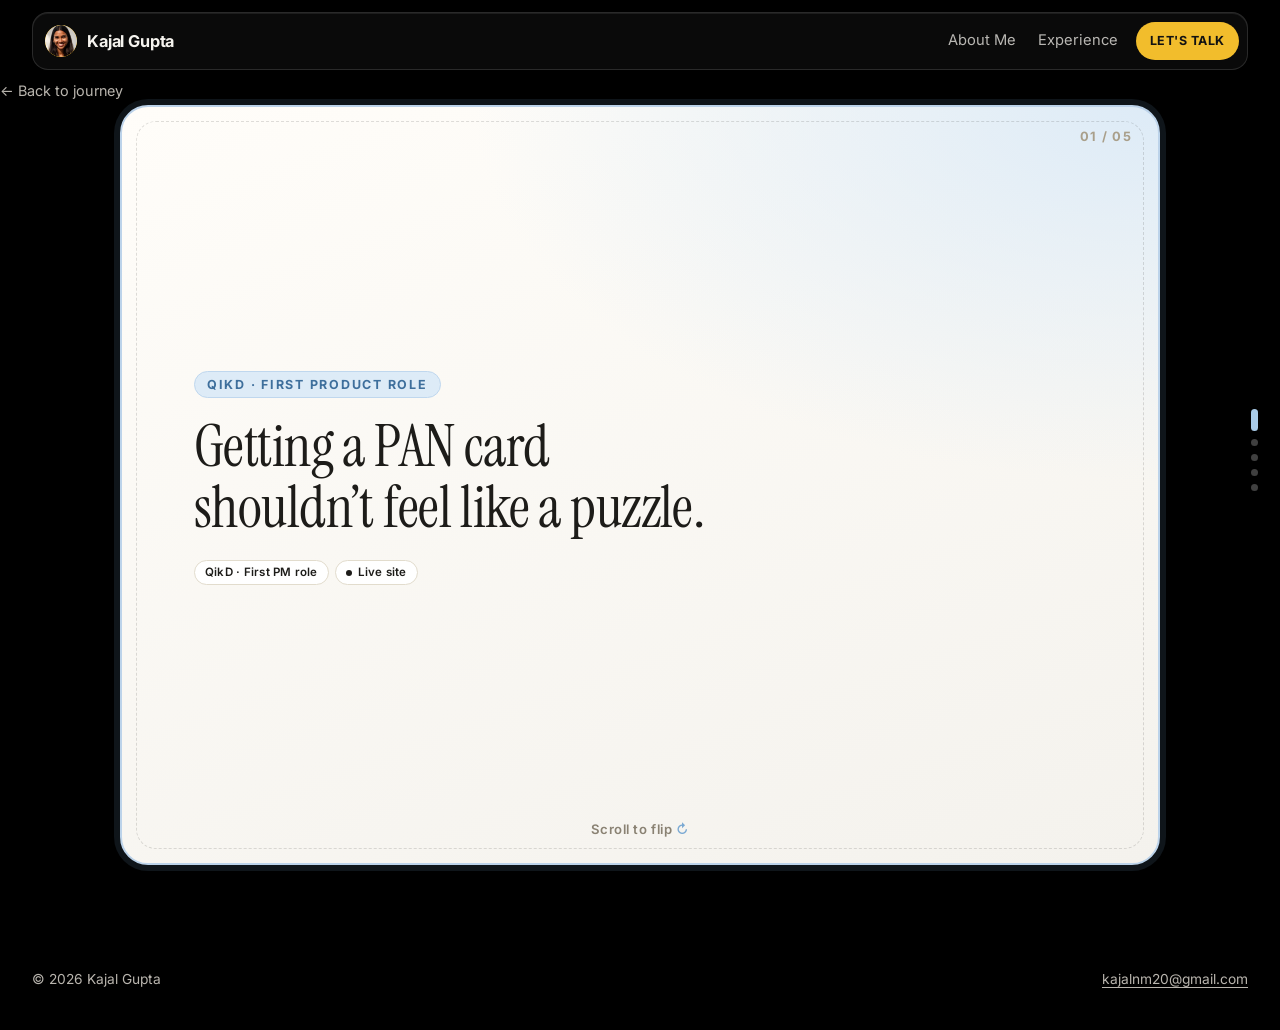
<file: qikd.html>
<!doctype html>
<html lang="en" data-theme="light">
<head>
<meta charset="utf-8">
<meta name="viewport" content="width=device-width, initial-scale=1">
<title>QikD — Kajal Gupta</title>
<meta name="description" content="Case study: my first product role at QikD — sorting user feedback, making the document process clear on the website, and following up with interested users.">
<link rel="preconnect" href="https://fonts.googleapis.com">
<link rel="preconnect" href="https://fonts.gstatic.com" crossorigin>
<link href="https://fonts.googleapis.com/css2?family=Inter:wght@400;500;600;700&family=Instrument+Serif:ital@0;1&family=Allura&display=swap" rel="stylesheet">
<link rel="stylesheet" href="styles.css?v=20261024144726">
<script src="theme.js?v=20261024144726"></script>
<script src="splash-cursor.js?v=202610221957" defer></script>
</head>
<body class="flip-page theme-qikd">
<div class="torch spot" aria-hidden="true"><i class="t-halo"></i><i class="t-beam"></i><i class="t-pool"></i><i class="t-src"></i></div>
<nav class="nav"><div class="wrap"><div class="nav-inner">
  <a class="brand" href="/"><span class="mono"><img class="mono-img" src="/assets/profile.jpg" alt="Kajal Gupta"></span>Kajal Gupta</a>
  <div class="nav-links"><a href="/#intro">About Me</a><a href="/#journey">Experience</a><a class="talk" href="/#contact">Let's talk</a></div>
</div></div></nav>



<main class="cs cs-flip"><div class="wrap fx-top"><a class="back" href="/#journey">← Back to journey</a></div><div class="fxd" tabindex="-1"><section class="fx" data-i="1"><div class="fx-stage"><div class="fx-card"><div class="fx-inner"><div class="fx-face fx-front"><span class="fx-no">01 / 05</span><span class="fx-label">QikD · First product role</span><h2 class="fx-q">Getting a PAN card shouldn’t feel like a puzzle.</h2><div class="meta" style="display:flex;gap:6px;flex-wrap:wrap;margin-bottom:14px"><span class="chip plain">QikD · First PM role</span><span class="chip live">Live site</span></div><span class="fx-hint">Scroll to flip <i>↻</i></span></div><div class="fx-face fx-back"><span class="fx-no">01 / 05</span><span class="fx-label">Case study overview</span><p class="sub">QikD connects people with verified agents who help them get government and business documents, like PAN cards and voter IDs. Feedback showed that first-time users didn’t understand how the service worked, so many never started. In my first product role, I worked with the Co-founder on three things: making sense of user feedback, making the process clear on the website, and following up with people who showed interest.</p><div class="glance"><p class="st-sub">At a glance</p>
<div class="gl-stats three"><div><b data-n="3">0</b><span>pieces of work: feedback, website, follow-up emails</span></div><div><b data-n="5">0</b><span>clear steps now shown on the landing page</span></div><div><b data-n="3">0</b><span>recurring questions first-time users had</span></div></div>
<ol class="gl-line"><li><i></i><b>Feedback</b><span>Reviews sorted into issues</span></li><li><i></i><b>Priorities</b><span>Agreed with the Co-founder</span></li><li><i></i><b>Website</b><span>The process in clear steps</span></li><li><i></i><b>Emails</b><span>Follow-ups and reminders</span></li><li><i></i><b>Lesson</b><span>Clarity is the product</span></li></ol></div></div></div></div></div></section><section class="fx" data-i="2"><div class="fx-stage"><div class="fx-card"><div class="fx-inner"><div class="fx-face fx-front"><span class="fx-no">02 / 05</span><span class="fx-label">01 · Making sense of feedback</span><h2 class="fx-q">What were users struggling with?</h2><p class=fx-tease>I sorted reviews and feedback to find the problems that kept coming up.</p><span class="fx-hint">Scroll to flip <i>↻</i></span></div><div class="fx-face fx-back"><span class="fx-no">02 / 05</span><p>I went through user reviews and feedback, organised them in a spreadsheet, and grouped them into recurring issues. Then I prioritised them with the Co-founder and helped prepare responses.</p><p class="st-sub">How I worked through it</p><div class="mflow good"><div class="mf-node" style="--d:0.0s"><span class="mf-ic"><svg viewBox="0 0 24 24" aria-hidden="true"><path d="M12 3l2.6 5.6 6 .7-4.5 4.1 1.2 6L12 16.5 6.7 19.4l1.2-6L3.4 9.3l6-.7z"/></svg></span><b>Collect</b><small>Reviews and feedback</small></div><span class="mf-link" aria-hidden="true"><i></i></span><div class="mf-node" style="--d:0.55s"><span class="mf-ic"><svg viewBox="0 0 24 24" aria-hidden="true"><rect x="4" y="3" width="16" height="18" rx="2"/><path d="M4 9h16M4 15h16M10 3v18"/></svg></span><b>Organise</b><small>Everything in one spreadsheet</small></div><span class="mf-link" aria-hidden="true"><i></i></span><div class="mf-node" style="--d:1.1s"><span class="mf-ic"><svg viewBox="0 0 24 24" aria-hidden="true"><rect x="3" y="4" width="7" height="7" rx="1.5"/><rect x="14" y="4" width="7" height="7" rx="1.5"/><rect x="3" y="13" width="7" height="7" rx="1.5"/><rect x="14" y="13" width="7" height="7" rx="1.5"/></svg></span><b>Group</b><small>Into recurring issues</small></div><span class="mf-link" aria-hidden="true"><i></i></span><div class="mf-node" style="--d:1.6500000000000001s"><span class="mf-ic"><svg viewBox="0 0 24 24" aria-hidden="true"><path d="M5 21V4M5 4h11l-2 4 2 4H5"/></svg></span><b>Prioritise</b><small>With the Co-founder</small></div><span class="mf-link" aria-hidden="true"><i></i></span><div class="mf-node" style="--d:2.2s"><span class="mf-ic"><svg viewBox="0 0 24 24" aria-hidden="true"><path d="M10 9L4 14l6 5v-3c5 0 8 1 10 4-1-6-4-9-10-9z"/></svg></span><b>Respond</b><small>Helped prepare replies</small></div></div><p class="st-sub">The three questions first-time users kept asking</p><div class="qs"><span>Which service do I pick?</span><span>What happens after I pay?</span><span>How will I get updates?</span></div><p class="st-key"><span class="st-op">What it showed</span>First-time users couldn’t see how QikD worked, so many didn’t start. The logged-in experience also needed improvement.</p></div></div></div></div></section><section class="fx" data-i="3"><div class="fx-stage"><div class="fx-card"><div class="fx-inner"><div class="fx-face fx-front"><span class="fx-no">03 / 05</span><span class="fx-label">02 · Making the process clear</span><h2 class="fx-q">How did we make the website easier to understand?</h2><p class=fx-tease>By showing every step before people pay.</p><span class="fx-hint">Scroll to flip <i>↻</i></span></div><div class="fx-face fx-back"><span class="fx-no">03 / 05</span><p>I contributed to improving the website’s structure and landing page, so people could understand the platform and find the service they needed. The landing page now walks users through the whole process, step by step, before they pay.</p><p class="st-sub">The process, now shown on the landing page</p><div class="mflow good"><div class="mf-node" style="--d:0.0s"><span class="mf-ic"><svg viewBox="0 0 24 24" aria-hidden="true"><rect x="6" y="2.5" width="12" height="19" rx="3"/><path d="M10.5 18.5h3"/></svg></span><b>Select service</b><small>Pick the document you need</small></div><span class="mf-link" aria-hidden="true"><i></i></span><div class="mf-node" style="--d:0.55s"><span class="mf-ic"><svg viewBox="0 0 24 24" aria-hidden="true"><rect x="3" y="5" width="18" height="14" rx="2.5"/><path d="M3 10h18M7 15h4"/></svg></span><b>Secure payment</b><small>Pay online</small></div><span class="mf-link" aria-hidden="true"><i></i></span><div class="mf-node" style="--d:1.1s"><span class="mf-ic"><svg viewBox="0 0 24 24" aria-hidden="true"><circle cx="12" cy="8" r="3.5"/><path d="M5 20c0-4 3-6.5 7-6.5s7 2.5 7 6.5"/></svg></span><b>Agent assigned</b><small>A verified agent takes it up</small></div><span class="mf-link" aria-hidden="true"><i></i></span><div class="mf-node" style="--d:1.6500000000000001s"><span class="mf-ic"><svg viewBox="0 0 24 24" aria-hidden="true"><circle cx="12" cy="12" r="3"/><path d="M12 3v3M12 18v3M3 12h3M18 12h3M5.6 5.6l2.1 2.1M16.3 16.3l2.1 2.1M5.6 18.4l2.1-2.1M16.3 7.7l2.1-2.1"/></svg></span><b>Processing</b><small>The application moves ahead</small></div><span class="mf-link" aria-hidden="true"><i></i></span><div class="mf-node" style="--d:2.2s"><span class="mf-ic"><svg viewBox="0 0 24 24" aria-hidden="true"><path d="M3 6h11v10H3zM14 9h4l3 3v4h-7"/><circle cx="7" cy="17.5" r="1.8"/><circle cx="17" cy="17.5" r="1.8"/></svg></span><b>Delivered</b><small>The document reaches you</small></div></div><figure class="cx-shot qk-shot"><img src="assets/qikd-hero.jpg" alt="QikD’s live landing page, showing the service steps" loading="lazy"><figcaption><span class="chip live">Live today</span> QikD’s landing page, captured October 2026. The team may have changed it since my internship.</figcaption></figure></div></div></div></div></section><section class="fx" data-i="4"><div class="fx-stage"><div class="fx-card"><div class="fx-inner"><div class="fx-face fx-front"><span class="fx-no">04 / 05</span><span class="fx-label">03 · Following up with interested users</span><h2 class="fx-q">How did we bring back people who showed interest?</h2><p class=fx-tease>Follow-up emails for people who asked a question and never heard back.</p><span class="fx-hint">Scroll to flip <i>↻</i></span></div><div class="fx-face fx-back"><span class="fx-no">04 / 05</span><p>Some people showed interest or asked a question, but never got a reply. I helped with email campaigns to bring them back, with follow-ups and reminders such as passport-related updates, and I monitored how many emails were opened.</p><p class="st-sub">Before and after</p><div class="mflow good"><div class="mf-node" style="--d:0.0s"><span class="mf-ic"><svg viewBox="0 0 24 24" aria-hidden="true"><circle cx="12" cy="12" r="8.5"/><path d="M9.5 9.5a2.5 2.5 0 015 .5c0 1.5-2.5 2-2.5 3.5M12 16.5h.01"/></svg></span><b>Asks a question</b><small>Shows interest in a service</small></div><span class="mf-link" aria-hidden="true"><i></i></span><div class="mf-node" style="--d:0.55s"><span class="mf-ic"><svg viewBox="0 0 24 24" aria-hidden="true"><path d="M4 5h16v11H9l-5 4z"/><path d="M9 9l6 4M15 9l-6 4"/></svg></span><b>No reply</b><small>The conversation ends there</small></div><span class="mf-link" aria-hidden="true"><i></i></span><div class="mf-node" style="--d:1.1s"><span class="mf-ic"><svg viewBox="0 0 24 24" aria-hidden="true"><rect x="3" y="5" width="18" height="14" rx="2.5"/><path d="M3.5 6.5l8.5 6.5 8.5-6.5"/></svg></span><b>Follow-up email</b><small>A reply, with next steps</small></div><span class="mf-link" aria-hidden="true"><i></i></span><div class="mf-node" style="--d:1.6500000000000001s"><span class="mf-ic"><svg viewBox="0 0 24 24" aria-hidden="true"><path d="M5 21V4M5 4h11l-2 4 2 4H5"/></svg></span><b>Reminder</b><small>For example, passport updates</small></div><span class="mf-link" aria-hidden="true"><i></i></span><div class="mf-node" style="--d:2.2s"><span class="mf-ic"><svg viewBox="0 0 24 24" aria-hidden="true"><path d="M2.5 12S6 5.5 12 5.5 21.5 12 21.5 12 18 18.5 12 18.5 2.5 12 2.5 12z"/><circle cx="12" cy="12" r="3"/></svg></span><b>Track opens</b><small>See who engages</small></div></div><p class="st-note">The response was positive, but I don’t have verified numbers, so this page shows none.</p></div></div></div></div></section><section class="fx" data-i="5"><div class="fx-stage"><div class="fx-card"><div class="fx-inner"><div class="fx-face fx-front"><span class="fx-no">05 / 05</span><span class="fx-label">04 · What I took away</span><h2 class="fx-q">What did my first product role teach me?</h2><p class=fx-tease>For a service people use rarely, clarity is the product.</p><span class="fx-hint">Scroll to flip <i>↻</i></span></div><div class="fx-face fx-back"><span class="fx-no">05 / 05</span><div class="ol3"><div><span class="st-op">What I did</span><p>Turned scattered reviews into a clear list of recurring issues, helped make the process visible on the website, and helped bring back interested users through follow-up emails.</p></div><div><span class="st-op">Learning</span><p>For a service people use rarely, clarity is the product. If someone can’t see what happens after they pay, they don’t start.</p></div><div><span class="st-op">Next time</span><p>I’d save my work as I go. I didn’t keep wireframes or documents from this internship, and I’d set up a measure of how many first-time visitors start an application.</p></div></div><a class="cta-next" href="/#journey"><span class="cn-txt"><small>Back to</small><b>My product management journey</b></span><span class="cn-arrow" aria-hidden="true"><svg viewBox="0 0 24 24"><path d="M5 12h14M13 6l6 6-6 6"/></svg></span></a></div></div></div></div></section><div class="fxd-dots" aria-hidden="true"></div></div></main>

<footer><div class="wrap"><span>© 2026 Kajal Gupta</span><a href="mailto:kajalnm20@gmail.com">kajalnm20@gmail.com</a></div></footer>
</body>
</html>
</file>
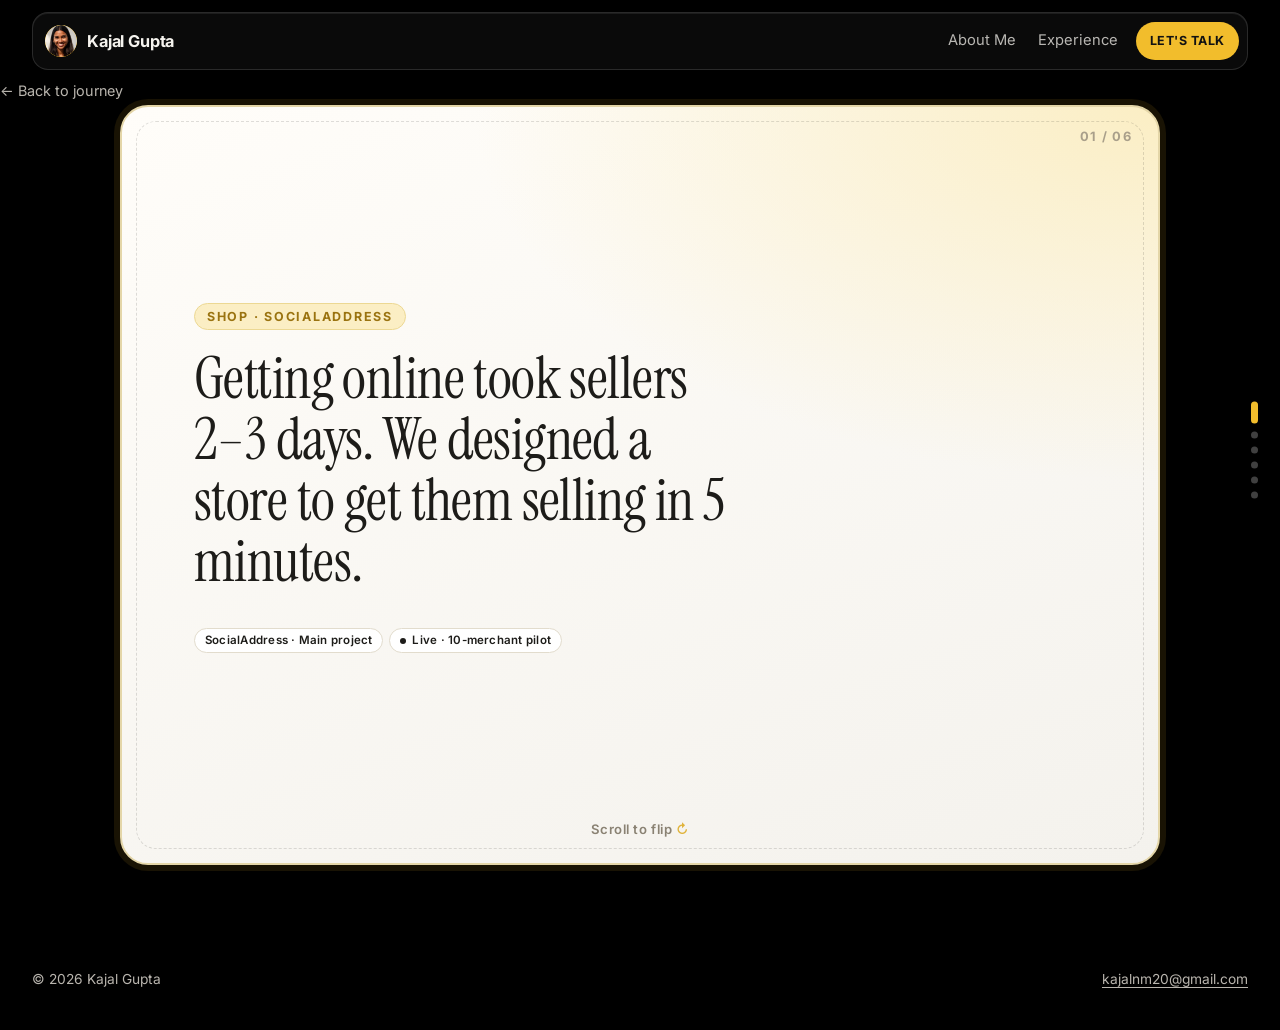
<file: shop.html>
<!doctype html>
<html lang="en" data-theme="light">
<head>
<meta charset="utf-8">
<meta name="viewport" content="width=device-width, initial-scale=1">
<title>Shop at SocialAddress — Kajal Gupta</title>
<meta name="description" content="Case study: how 40+ merchant interviews shaped Shop at SocialAddress, a structured storefront designed to get small sellers selling online quickly.">
<link rel="preconnect" href="https://fonts.googleapis.com">
<link rel="preconnect" href="https://fonts.gstatic.com" crossorigin>
<link href="https://fonts.googleapis.com/css2?family=Inter:wght@400;500;600;700&family=Instrument+Serif:ital@0;1&family=Allura&display=swap" rel="stylesheet">
<link rel="stylesheet" href="styles.css?v=20261024144726">
<script src="theme.js?v=20261024144726"></script>
<script src="splash-cursor.js?v=202610221957" defer></script>
</head>
<body class="flip-page">
<div class="torch spot" aria-hidden="true"><i class="t-halo"></i><i class="t-beam"></i><i class="t-pool"></i><i class="t-src"></i></div>
<nav class="nav"><div class="wrap"><div class="nav-inner">
  <a class="brand" href="/"><span class="mono"><img class="mono-img" src="/assets/profile.jpg" alt="Kajal Gupta"></span>Kajal Gupta</a>
  <div class="nav-links"><a href="/#intro">About Me</a><a href="/#journey">Experience</a><a class="talk" href="/#contact">Let's talk</a></div>
</div></div></nav>



<main class="cs cs-flip"><div class="wrap fx-top"><a class="back" href="/#journey">← Back to journey</a></div><div class="fxd" tabindex="-1"><section class="fx" data-i="1"><div class="fx-stage"><div class="fx-card"><div class="fx-inner"><div class="fx-face fx-front"><span class="fx-no">01 / 06</span><span class="fx-label">Shop · SocialAddress</span><h2 class="fx-q">Getting online took sellers 2–3 days. We designed a store to get them selling in 5 minutes.</h2><p class="fx-tease"></p><div class="meta" style="display:flex;gap:6px;flex-wrap:wrap;margin-bottom:14px"><span class="chip plain">SocialAddress · Main project</span><span class="chip live">Live · 10-merchant pilot</span></div><span class="fx-hint">Scroll to flip <i>↻</i></span></div><div class="fx-face fx-back"><span class="fx-no">01 / 06</span><span class="fx-label">Case study overview</span><p class="sub">Small sellers sold through Instagram DMs and WhatsApp because building a website felt like expert work. I interviewed 40+ merchants, defined the problem and designed Shop’s storefront.</p><p class="hero-note">5 minutes was the design goal we set after the interviews, not a measured time.</p><div class="glance"><p class="st-sub">Shop at a glance</p>
<div class="gl-stats"><div><b data-n="40" data-s="+">0</b><span>merchant interviews</span></div><div><b data-n="6">0</b><span>storefront sections</span></div><div><b data-n="7">0</b><span>setup steps</span></div><div><b data-n="10">0</b><span>pilot merchants</span></div></div>
<ol class="gl-line"><li><i></i><b>Research</b><span>40+ interviews</span></li><li><i></i><b>Problem</b><span>Setup is the barrier</span></li><li><i></i><b>Goal</b><span>Selling in ~5 minutes</span></li><li><i></i><b>V1</b><span>Structured storefront</span></li><li><i></i><b>Pilot</b><span>10 merchants</span></li></ol></div></div></div></div></div></section><section class="fx" data-i="2"><div class="fx-stage"><div class="fx-card"><div class="fx-inner"><div class="fx-face fx-front"><span class="fx-no">02 / 06</span><span class="fx-label">01 · The Problem</span><h2 class="fx-q">Why did we need to build Shop?</h2><p class="fx-tease">Sellers wanted to sell online, but a website felt like expert work.</p><span class="fx-hint">Scroll to flip <i>↻</i></span></div><div class="fx-face fx-back"><span class="fx-no">02 / 06</span><p>Merchants sold on Instagram and WhatsApp: product posts and stories, PDF catalogues in chat, and order details sent message by message. When they wanted a proper online store, Shopify and Wix felt too complicated and slow to set up.</p><p class="st-sub">Before Shop: every order, by hand</p><div class="mflow bad"><div class="mf-node" style="--d:0.0s"><span class="mf-ic"><svg viewBox="0 0 24 24" aria-hidden="true"><rect x="3" y="3" width="18" height="18" rx="5"/><circle cx="12" cy="12" r="4"/><circle cx="17.5" cy="6.5" r="1"/></svg></span><b>Post</b><small>Products on Instagram</small></div><span class="mf-link" aria-hidden="true"><i></i></span><div class="mf-node" style="--d:0.55s"><span class="mf-ic"><svg viewBox="0 0 24 24" aria-hidden="true"><path d="M4 5h16v11H9l-5 4z"/><path d="M8 9h8M8 12h5"/></svg></span><b>Chat</b><small>Price and size in DMs</small></div><span class="mf-link" aria-hidden="true"><i></i></span><div class="mf-node" style="--d:1.1s"><span class="mf-ic"><svg viewBox="0 0 24 24" aria-hidden="true"><path d="M6 3h9l4 4v14H6z"/><path d="M15 3v4h4M9 13h6M9 16h4"/></svg></span><b>Share</b><small>A PDF catalogue</small></div><span class="mf-link" aria-hidden="true"><i></i></span><div class="mf-node" style="--d:1.6500000000000001s"><span class="mf-ic"><svg viewBox="0 0 24 24" aria-hidden="true"><rect x="5" y="2.5" width="14" height="19" rx="3"/><path d="M9 8h6M9 12h6M11 18h2"/></svg></span><b>Pay</b><small>UPI screenshot</small></div><span class="mf-link" aria-hidden="true"><i></i></span><div class="mf-node" style="--d:2.2s"><span class="mf-ic"><svg viewBox="0 0 24 24" aria-hidden="true"><path d="M3 6h11v10H3zM14 9h4l3 3v4h-7"/><circle cx="7" cy="17.5" r="1.8"/><circle cx="17" cy="17.5" r="1.8"/></svg></span><b>Deliver</b><small>Arranged by hand</small></div></div><p class="st-key"><span class="st-op">Problem statement</span>Merchants who want to sell online can’t get a store up without time, cost and technical effort that don’t fit where their business is.</p></div></div></div></div></section><section class="fx" data-i="3"><div class="fx-stage"><div class="fx-card"><div class="fx-inner"><div class="fx-face fx-front"><span class="fx-no">03 / 06</span><span class="fx-label">02 · Discovery &amp; Insights</span><h2 class="fx-q">How did I validate the problem?</h2><p class="fx-tease">40+ merchant interviews about how they sell today.</p><span class="fx-hint">Scroll to flip <i>↻</i></span></div><div class="fx-face fx-back"><span class="fx-no">03 / 06</span><p>The first idea was a simple drag-and-drop storefront. Before building it, I interviewed <b>40+ merchants</b>, mostly product sellers on Instagram. Instead of asking what features they wanted, I asked them to walk me through how they sold their last product, from first message to delivery.</p><p class="st-sub">How one order happens today</p><div class="tbl-wrap jm"><table class="tbl"><tr><th>Step</th><th>What the merchant does</th><th>Pain point</th></tr><tr><td>1</td><td>Posts products on Instagram, with prices in captions</td><td>Customers still DM for links and prices</td></tr><tr><td>2</td><td>Replies to every DM by hand</td><td>Hours a day, mixed with collab spam</td></tr><tr><td>3</td><td>Shares a PDF catalogue; the customer picks a code or sends a screenshot</td><td>No real browsing; every order is quoted by hand</td></tr><tr><td>4</td><td>Takes payment by UPI and checks the screenshot</td><td>Manual checks; trust issues on both sides</td></tr><tr><td>5</td><td>Arranges delivery and sends updates on WhatsApp</td><td>Tracked in Excel or a notebook</td></tr><tr><td>6</td><td><b>Tries to set up Shopify or Wix to grow</b></td><td><b>Themes, variants, payments and domains feel like expert work, so they stop or pay a developer</b></td></tr></table></div><p class="st-sub">Three insights</p><div class="st-cards"><div><b>1 · Setup is the barrier, not desire</b><p>Of 39 product sellers, 15 had no website, 10 found setup too technical or slow and 8 named cost. A developer was estimated at ₹10,000–15,000.</p></div><div><b>2 · Trust comes from the brand</b><p>Merchants wanted a store that looks like their own brand, because customers trust that more than a chat.</p></div><div><b>3 · Payments are manual</b><p>UPI screenshots, part-advance or cash on delivery, checked one by one.</p></div></div><div class="support"><p><b>Who we built for.</b> Riya Mehta <span>(fictional persona built from several real interviews)</span> sells handmade candles and hampers on Instagram, takes orders in DMs, tried Shopify and gave up on themes, variants and payments.</p><p><b>Counter-signal.</b> Made-to-order, wholesale and custom sellers need a conversation, not a fixed store, so we focused on ready-stock sellers.</p></div><p class="st-key"><span class="st-op">Resulting goal</span>Merchants didn’t lack a store builder; they lacked an easy one. So we set one goal: a merchant should be able to set up a store and start selling in <b>about 5 minutes</b>, with no developer.</p></div></div></div></div></section><section class="fx" data-i="4"><div class="fx-stage"><div class="fx-card"><div class="fx-inner"><div class="fx-face fx-front"><span class="fx-no">04 / 06</span><span class="fx-label">03 · Product Strategy &amp; Decisions</span><h2 class="fx-q">What did we decide to build, and why?</h2><p class="fx-tease">A structured starting point, enough customisation, and fewer decisions.</p><span class="fx-hint">Scroll to flip <i>↻</i></span></div><div class="fx-face fx-back"><span class="fx-no">04 / 06</span><p class="st-key"><span class="st-op">Product vision</span>Give merchants a structured starting point, enough customisation to make the store their own, and fewer decisions to worry about.</p><p class="st-sub">Core merchant journey</p><div class="mj" data-caps="Riya creates her account|She adds her shop name and KYC|No gateway? She adds her UPI ID|She picks sections and adds her photos|She adds her candles, or imports a CSV|She sells locally, so she delivers herself|Her store is live"><div class="mj-track"><span class="mj-line"></span><span class="mj-fill"></span><div class="mj-riya" aria-hidden="true"><svg viewBox="0 0 48 56"><circle cx="24" cy="24" r="22" class="rb"/><path class="rh" d="M12 26c-1-11 5-17 12-17s13 6 12 17l-3 6c0-6-2-12-9-13-7 1-9 7-9 13z"/><circle cx="24" cy="25" r="8.5" class="rs"/><path class="rd" d="M10 46c2-8 8-11 14-11s12 3 14 11z"/><g class="rc"><rect x="31" y="33" width="7" height="10" rx="1.5"/><path d="M34.5 33c-1.6-1.6-.6-3.6 0-4.6.6 1 1.6 3 0 4.6z"/></g></svg><span class="mj-cap"></span></div><div class="mj-nodes"><div class="mj-node" data-i="0"><span class="mj-ic"><svg viewBox="0 0 24 24" aria-hidden="true"><circle cx="10" cy="8" r="3.5"/><path d="M3.5 20c0-4 3-6.5 6.5-6.5s6.5 2.5 6.5 6.5M18 7v6M15 10h6"/></svg></span><b>Sign up</b><small>Create an account</small></div><div class="mj-node" data-i="1"><span class="mj-ic"><svg viewBox="0 0 24 24" aria-hidden="true"><rect x="3" y="5" width="18" height="14" rx="2.5"/><circle cx="8.5" cy="11" r="2"/><path d="M5.5 16c.5-1.6 1.6-2.4 3-2.4s2.5.8 3 2.4M14 10h4M14 13.5h3"/></svg></span><b>Details</b><small>Shop name and KYC</small></div><div class="mj-node" data-i="2"><span class="mj-ic"><svg viewBox="0 0 24 24" aria-hidden="true"><path d="M4 7h14a2 2 0 012 2v9H4z"/><path d="M4 7l11-3v3"/><circle cx="16" cy="13" r="1.3"/></svg></span><b>Payment</b><small>Get paid</small><div class=mj-brs><span class="mj-br">Payment account</span><span class="mj-br pick">UPI ID</span></div></div><div class="mj-node" data-i="3"><span class="mj-ic"><svg viewBox="0 0 24 24" aria-hidden="true"><rect x="3" y="4" width="18" height="16" rx="2.5"/><path d="M3 9h18M10 9v11"/></svg></span><b>Storefront</b><small>Sections, images, content</small></div><div class="mj-node" data-i="4"><span class="mj-ic"><svg viewBox="0 0 24 24" aria-hidden="true"><path d="M12 3l8 4.5v9L12 21l-8-4.5v-9z"/><path d="M4 7.5l8 4.5 8-4.5M12 12v9"/></svg></span><b>Products</b><small>Add your catalogue</small><div class=mj-brs><span class="mj-br">One by one</span><span class="mj-br">CSV import</span></div></div><div class="mj-node" data-i="5"><span class="mj-ic"><svg viewBox="0 0 24 24" aria-hidden="true"><path d="M3 6h11v10H3zM14 9h4l3 3v4h-7"/><circle cx="7" cy="17.5" r="1.8"/><circle cx="17" cy="17.5" r="1.8"/></svg></span><b>Delivery</b><small>Get orders to buyers</small><div class=mj-brs><span class="mj-br">Delivery partner</span><span class="mj-br pick">Deliver yourself</span></div></div><div class="mj-node" data-i="6"><span class="mj-ic"><svg viewBox="0 0 24 24" aria-hidden="true"><path d="M12 3c3.5 2 5.5 5.5 5 10l-2.5 3h-5L7 13c-.5-4.5 1.5-8 5-10z"/><circle cx="12" cy="9.5" r="1.8"/><path d="M9.5 16l-2 4M14.5 16l2 4"/></svg></span><b>Go live</b><small>Publish the store</small></div></div></div><p class="mj-legend"><span class="mj-br pick">Riya’s path</span> The yellow options are what a home seller like Riya picks.</p></div><p class="st-sub">MVP scope: built, deferred, out of scope</p><div class="tbl-wrap dt"><table class="tbl"><tr><th>Decision</th><th>Status</th><th>Why</th></tr><tr><td><b>Structured storefront with optional sections</b></td><td><span class="tag tag-in">Built</span></td><td>Merchants didn’t know what a website needs. Banner, category tabs, products, collections, Social Highlights and FAQs give a starting point; they keep only what they want.</td></tr><tr><td><b>Social Highlights</b></td><td><span class="tag tag-in">Built</span></td><td>A merchant shared customer posts in Instagram Stories as social proof. This puts them on her own store.</td></tr><tr><td><b>Limited customisation</b></td><td><span class="tag tag-in">Built</span></td><td>Too many choices overwhelm new merchants and slow setup. Merchants choose only a theme (classic, gradient or glass), one accent colour that becomes a full palette, a card style and fonts.</td></tr><tr><td><b>Ready-made templates by business type</b></td><td><span class="tag tag-in">Built</span></td><td>Pick one, swap in your own images and content.</td></tr><tr><td><b>Connect a payment account, or use a UPI ID</b></td><td><span class="tag tag-in">Built</span></td><td>A home seller like Riya rarely has a payment-gateway account, and she already takes payment by UPI. A UPI ID let her start without gateway setup. Trade-off: UPI payouts within 24 hours, handled by the team.</td></tr><tr><td><b>Use a delivery partner, or deliver yourself</b></td><td><span class="tag tag-in">Built</span></td><td>Riya makes candles at home and often sells locally, so she may not have a delivery partner. Self-delivery lets her sell in her own area without one; merchants who ship further can choose a partner.</td></tr><tr><td><b>Platform-written order emails</b></td><td><span class="tag tag-in">Built</span></td><td>Nothing extra to set up; customers still get status updates.</td></tr><tr><td><b>Coupons, campaigns, abandoned-cart reminders</b></td><td><span class="tag tag-v2">Deferred</span></td><td>They grow sales, which only matters after a first sale.</td></tr><tr><td><b>Custom email templates</b></td><td><span class="tag tag-v2">Deferred</span></td><td>Only if merchants ask for it.</td></tr><tr><td><b>Made-to-order and wholesale flows</b></td><td><span class="tag tag-out">Out of scope</span></td><td>They need a conversation, not a fixed store.</td></tr></table></div><p class="st-note">Every decision was checked against one question: can a merchant complete one real order without leaving the platform?</p></div></div></div></div></section><section class="fx" data-i="5"><div class="fx-stage"><div class="fx-card"><div class="fx-inner"><div class="fx-face fx-front"><span class="fx-no">05 / 06</span><span class="fx-label">04 · Building &amp; Launching Shop</span><h2 class="fx-q">How did I take the product forward?</h2><p class="fx-tease">From PRD and flows to a live storefront.</p><span class="fx-hint">Scroll to flip <i>↻</i></span></div><div class="fx-face fx-back"><span class="fx-no">05 / 06</span><p>I wrote the PRD and mapped the merchant and customer flows, from sign-up to a delivered order. I decided the storefront structure and built the base template and its business-type versions; the designer turned them into high-fidelity UI. With engineering, I turned the payment provider’s documentation into requirements and worked on CSV product import. I also defined analytics requirements and set up event tracking, so the team could see what merchants did, not only what they said. The pilot merchants were existing SocialAddress clients, and we spoke with them to gather feedback.</p><p class="st-sub">What the customer experiences</p><div class="mflow good"><div class="mf-node" style="--d:0.0s"><span class="mf-ic"><svg viewBox="0 0 24 24" aria-hidden="true"><path d="M4 9l1.5-5h13L20 9M4 9v11h16V9M4 9h16M9 20v-5h6v5"/></svg></span><b>Browse</b><small>The merchant’s store</small></div><span class="mf-link" aria-hidden="true"><i></i></span><div class="mf-node" style="--d:0.55s"><span class="mf-ic"><svg viewBox="0 0 24 24" aria-hidden="true"><path d="M3 4h2.5l2.2 10.5h10.6L20.5 7H6.3"/><circle cx="9" cy="19" r="1.5"/><circle cx="17" cy="19" r="1.5"/></svg></span><b>Add to cart</b><small>Sizes and colours</small></div><span class="mf-link" aria-hidden="true"><i></i></span><div class="mf-node" style="--d:1.1s"><span class="mf-ic"><svg viewBox="0 0 24 24" aria-hidden="true"><rect x="5" y="2.5" width="14" height="19" rx="3"/><path d="M9 8h6M9 12h6M11 18h2"/></svg></span><b>Pay</b><small>UPI or payment account</small></div><span class="mf-link" aria-hidden="true"><i></i></span><div class="mf-node" style="--d:1.6500000000000001s"><span class="mf-ic"><svg viewBox="0 0 24 24" aria-hidden="true"><rect x="3" y="4" width="18" height="16" rx="2.5"/><path d="M7 15v-3M11 15V9M15 15v-5"/></svg></span><b>Order</b><small>Lands in the dashboard</small></div><span class="mf-link" aria-hidden="true"><i></i></span><div class="mf-node" style="--d:2.2s"><span class="mf-ic"><svg viewBox="0 0 24 24" aria-hidden="true"><rect x="3" y="5" width="18" height="14" rx="2.5"/><path d="M3.5 6.5l8.5 6.5 8.5-6.5"/></svg></span><b>Updates</b><small>Status emails sent automatically</small></div></div><div class="example"><span class="st-op">One example from the work</span><p><b>Designing for Riya, not for big brands.</b> Most store builders assume a merchant already has a payment gateway and a courier partner. Riya has neither: she takes UPI and often delivers locally herself. So I made both optional: connect a payment account or just add a UPI ID, and choose a delivery partner or deliver yourself. That removed two setup steps that would have stopped home sellers from going live, at the cost of the team handling UPI payouts by hand during the pilot.</p></div><p class="st-sub">The storefront customers see</p><div class="shots"><figure class="shot tall"><div class="frame"><img src="assets/shop/storefront.webp" alt="A merchant storefront built with Shop: banner, category tabs, Top Rated and All Products sections, Social Highlights and FAQs" loading="lazy"></div><figcaption>Storefront: <span>Banner</span><span>Category tabs</span><span>Collections and badges</span><span>Products</span><span>Social Highlights</span><span>FAQs</span><em>Hover to scroll</em></figcaption></figure><figure class="shot"><div class="frame"><img src="assets/shop/product.webp" alt="A product page in Shop with sizes, colours, delivery estimate, add to cart and buy now" loading="lazy"></div><figcaption>Product page: sizes and colours, a delivery estimate for the customer’s location, then add to cart or buy now.</figcaption></figure></div><p class="st-note">Screens from a preview store, so checkout is disabled.</p></div></div></div></div></section><section class="fx" data-i="6"><div class="fx-stage"><div class="fx-card"><div class="fx-inner"><div class="fx-face fx-front"><span class="fx-no">06 / 06</span><span class="fx-label">05 · Outcomes &amp; Learnings</span><h2 class="fx-q">What happened, and what did I learn?</h2><p class="fx-tease">Live with 10 pilot merchants, and what I'd measure next.</p><span class="fx-hint">Scroll to flip <i>↻</i></span></div><div class="fx-face fx-back"><span class="fx-no">06 / 06</span><div class="ol3"><div><span class="st-op">Outcome</span><p>Shop launched with <b>10 pilot merchants</b>, existing SocialAddress clients. Their main feedback: they could set up and run the store themselves. We then connected the SAM AI agent to draft product descriptions, and explored SEO and GEO so products could appear in search (an early, partial implementation).</p></div><div><span class="st-op">Learning</span><p>What someone asks for isn’t always the real problem. We were asked for a shop; merchants needed selling to stop being so much work.</p></div><div><span class="st-op">Next step</span><p>Measure stores published, time to first product and first order, and time the 5-minute goal with real merchants.</p></div></div><p class="st-note">My internship ended before longer-term results were tracked, so this page shows no usage, order or revenue numbers.</p><a class="cta-next" href="booking.html"><span class="cn-txt"><small>Up next</small><b>How I cut the admin around every booking</b></span><span class="cn-arrow" aria-hidden="true"><svg viewBox="0 0 24 24"><path d="M5 12h14M13 6l6 6-6 6"/></svg></span></a></div></div></div></div></section><div class="fxd-dots" aria-hidden="true"></div></div></main>

<footer><div class="wrap"><span>© 2026 Kajal Gupta</span><a href="mailto:kajalnm20@gmail.com">kajalnm20@gmail.com</a></div></footer>
</body>
</html>
</file>
<file: styles.css>
/* Kajal Gupta — portfolio · "paper, forest & marigold" */
:root {
  --bg: #faf6ee;
  --surface: #ffffff;
  --surface-2: #f2ece0;
  --ink: #1a1f1c;
  --muted: #5e6460;
  --line: #e7dfd0;
  --accent: #1f5c45;
  --accent-ink: #ffffff;
  --accent-soft: #ddebe2;
  --mark: #f2b544;
  --mark-soft: #fbe4ae;
  --warm: #b4532a;
  --warm-soft: #f6e3d6;
  --t-shop: #e5eee4;
  --t-book: #f6e5d8;
  --t-nurdd: #e2edf1;
  --t-qikd: #f4eed6;
  --t-collab: #ece3dd;
  --live: #1f7a4a;      --live-bg: #dff1e5;
  --test: #8a5a00;      --test-bg: #fbeccb;
  --design: #2f5f86;    --design-bg: #dde9f3;
  --obs: #1f5c45;       --obs-bg: #ddebe2;
  --interp: #b4532a;    --interp-bg: #f6e3d6;
  --radius: 16px;
  --shadow: 0 1px 2px rgba(30,25,15,.05), 0 10px 30px rgba(30,25,15,.06);
  --max: 1120px;
  --read: 720px;
  --head: "Bricolage Grotesque", "Inter", sans-serif;
}
@media (prefers-color-scheme: dark) {
  :root:not([data-theme="light"]) {
    --bg: #0f1412; --surface: #161d1a; --surface-2: #1d2622; --ink: #ede9e0; --muted: #a5aba6; --line: #29332e;
    --accent: #74d1a3; --accent-ink: #0c1410; --accent-soft: #183126; --mark: #f2b544; --mark-soft: #4a3a14;
    --warm: #e8916a; --warm-soft: #33221a;
    --t-shop: #15211b; --t-book: #241a14; --t-nurdd: #12202a; --t-qikd: #221f10; --t-collab: #221b18;
    --live: #74d1a3; --live-bg: #183126; --test: #f0c25e; --test-bg: #342a12; --design: #8fc0e6; --design-bg: #15283a;
    --obs: #74d1a3; --obs-bg: #183126; --interp: #e8916a; --interp-bg: #33221a;
    --shadow: 0 1px 2px rgba(0,0,0,.3), 0 10px 30px rgba(0,0,0,.3);
  }
}
:root[data-theme="dark"] {
  --bg: #0f1412; --surface: #161d1a; --surface-2: #1d2622; --ink: #ede9e0; --muted: #a5aba6; --line: #29332e;
  --accent: #74d1a3; --accent-ink: #0c1410; --accent-soft: #183126; --mark: #f2b544; --mark-soft: #4a3a14;
  --warm: #e8916a; --warm-soft: #33221a;
  --t-shop: #15211b; --t-book: #241a14; --t-nurdd: #12202a; --t-qikd: #221f10; --t-collab: #221b18;
  --live: #74d1a3; --live-bg: #183126; --test: #f0c25e; --test-bg: #342a12; --design: #8fc0e6; --design-bg: #15283a;
  --obs: #74d1a3; --obs-bg: #183126; --interp: #e8916a; --interp-bg: #33221a;
  --shadow: 0 1px 2px rgba(0,0,0,.3), 0 10px 30px rgba(0,0,0,.3);
}

* { box-sizing: border-box; }
html { scroll-behavior: smooth; -webkit-text-size-adjust: 100%; }
body {
  margin: 0; background: var(--bg); color: var(--ink);
  font: 16px/1.6 "Inter", system-ui, -apple-system, sans-serif;
  -webkit-font-smoothing: antialiased; overflow-x: hidden;
}
img { max-width: 100%; display: block; }
a { color: var(--accent); text-underline-offset: 3px; }
h1, h2, h3, h4 { font-family: var(--head); line-height: 1.1; margin: 0 0 .5em; letter-spacing: -.02em; font-weight: 700; }
h1 { font-size: clamp(2.3rem, 5.6vw, 4rem); letter-spacing: -.035em; }
h2 { font-size: clamp(1.7rem, 3.6vw, 2.6rem); letter-spacing: -.03em; }
h3 { font-size: 1.25rem; }
p { margin: 0 0 1em; }
.wrap { max-width: var(--max); margin: 0 auto; padding: 0 16px; }
@media (min-width: 720px) { .wrap { padding: 0 32px; } }
.muted { color: var(--muted); }
.hl { background: linear-gradient(transparent 60%, var(--mark-soft) 60%, var(--mark-soft) 92%, transparent 92%); padding: 0 .06em; }
.eyebrow { display: inline-flex; align-items: center; gap: 8px; font: 600 .78rem/1 "Inter", sans-serif; letter-spacing: .1em; text-transform: uppercase; color: var(--accent); margin-bottom: 16px; }
.eyebrow::before { content: ""; width: 18px; height: 2px; background: var(--mark); border-radius: 2px; }
section { padding: 88px 0; }

/* Nav */
.nav { position: sticky; top: 0; z-index: 20; padding: 12px 0; background: linear-gradient(var(--bg) 60%, transparent); }
.nav .wrap { display: flex; align-items: center; justify-content: space-between; gap: 12px; }
.nav-inner { display: flex; align-items: center; justify-content: space-between; gap: 12px; width: 100%; background: color-mix(in srgb, var(--surface) 86%, transparent); backdrop-filter: blur(12px); border: 1px solid var(--line); border-radius: 16px; padding: 8px 8px 8px 12px; box-shadow: var(--shadow); }
.brand { font: 700 1.02rem var(--head); color: var(--ink); text-decoration: none; display: flex; align-items: center; gap: 10px; letter-spacing: -.01em; }
.mono { width: 32px; height: 32px; border-radius: 50%; background: var(--accent); color: var(--accent-ink); display: grid; place-items: center; font: 700 .78rem var(--head); }
.nav-links { display: flex; align-items: center; gap: 2px; }
.nav-links a { color: var(--muted); text-decoration: none; font-size: .92rem; padding: 8px 10px; border-radius: 10px; }
.nav-links a:hover { color: var(--ink); background: var(--surface-2); }
.nav-links .hide-sm { display: none; }
@media (min-width: 760px) { .nav-links .hide-sm { display: inline-block; } }
.nav-links a.talk { background: var(--ink); color: var(--bg); font-weight: 600; padding: 9px 14px; margin-left: 6px; }
.nav-links a.talk:hover { background: var(--accent); color: var(--accent-ink); }
.theme-btn { border: 1px solid var(--line); background: var(--surface); color: var(--ink); width: 38px; height: 38px; border-radius: 12px; cursor: pointer; font-size: 1rem; margin-left: 4px; }

/* Buttons */
.btn { display: inline-flex; align-items: center; gap: 8px; padding: 13px 20px; border-radius: 999px; font-weight: 600; font-size: .95rem; text-decoration: none; border: 1px solid transparent; transition: transform .15s ease, background .15s; cursor: pointer; font-family: inherit; }
.btn:hover { transform: translateY(-1px); }
.btn-primary { background: var(--accent); color: var(--accent-ink); }
.btn-dark { background: var(--ink); color: var(--bg); }
.btn-ghost { border-color: var(--line); color: var(--ink); background: var(--surface); }
.btn-row { display: flex; flex-wrap: wrap; gap: 10px; }

/* Chips */
.chip { display: inline-flex; align-items: center; gap: 6px; font: 600 .72rem/1 "Inter", sans-serif; letter-spacing: .02em; padding: 6px 10px; border-radius: 999px; white-space: nowrap; }
.chip::before { content: ""; width: 6px; height: 6px; border-radius: 50%; background: currentColor; }
.chip.live { color: var(--live); background: var(--live-bg); }
.chip.test { color: var(--test); background: var(--test-bg); }
.chip.design { color: var(--design); background: var(--design-bg); }
.chip.obs { color: var(--obs); background: var(--obs-bg); }
.chip.interp { color: var(--interp); background: var(--interp-bg); }
.chip.plain { color: var(--ink); background: color-mix(in srgb, var(--surface) 70%, transparent); border: 1px solid var(--line); }
.chip.plain::before { display: none; }

/* Hero */
.hero { padding: 48px 0 72px; }
.hero-grid { display: grid; gap: 44px; align-items: center; }
@media (min-width: 960px) { .hero-grid { grid-template-columns: 1.2fr .8fr; gap: 56px; } }
.hero .lede { font-size: 1.14rem; color: var(--muted); max-width: 580px; margin-bottom: 28px; }
.status { display: inline-flex; align-items: center; gap: 8px; padding: 7px 12px 7px 10px; border-radius: 999px; border: 1px solid var(--line); background: var(--surface); font-size: .86rem; color: var(--muted); margin-bottom: 22px; }
.status i { width: 8px; height: 8px; border-radius: 50%; background: var(--live); box-shadow: 0 0 0 4px var(--live-bg); }
.cred { display: flex; flex-wrap: wrap; align-items: center; gap: 8px 14px; margin-top: 26px; font-size: .9rem; color: var(--muted); }
.cred b { color: var(--ink); font-weight: 600; }
.cred .sep { width: 4px; height: 4px; border-radius: 50%; background: var(--mark); }
.avatar { width: 40px; height: 40px; border-radius: 50%; background: var(--accent-soft); color: var(--accent); display: grid; place-items: center; font: 700 .9rem var(--head); flex: none; overflow: hidden; }

/* Before / after card */
.ba { background: var(--surface); border: 1px solid var(--line); border-radius: 22px; padding: 22px; box-shadow: var(--shadow); position: relative; }
.ba::after { content: ""; position: absolute; inset: auto -10px -10px auto; width: 70px; height: 70px; border-radius: 18px; background: var(--mark-soft); z-index: -1; }
.ba-label { font: 600 .74rem "Inter"; letter-spacing: .08em; text-transform: uppercase; color: var(--muted); margin-bottom: 12px; display: flex; justify-content: space-between; gap: 8px; align-items: center; }
.steps { list-style: none; margin: 0; padding: 0; display: grid; gap: 6px; }
.steps li { display: flex; align-items: center; gap: 10px; font-size: .9rem; padding: 9px 11px; border-radius: 11px; background: var(--surface-2); }
.steps li span.n { width: 21px; height: 21px; border-radius: 7px; display: grid; place-items: center; font: 700 .7rem "Inter"; background: var(--warm-soft); color: var(--warm); flex: none; }
.ba-arrow { text-align: center; color: var(--muted); font-size: .8rem; margin: 12px 0; }
.after { display: flex; align-items: center; flex-wrap: wrap; gap: 8px 10px; padding: 13px; border-radius: 13px; background: var(--accent-soft); color: var(--ink); font-size: .92rem; }
.after b { color: var(--accent); font-family: var(--head); font-size: 1rem; }

/* Marquee band */
@keyframes slide { to { transform: translateX(-50%); } }
@media (prefers-reduced-motion: reduce) { .band-track { animation: none; } }

/* Section head */
.sec-head { display: flex; flex-wrap: wrap; justify-content: space-between; align-items: end; gap: 16px 32px; margin-bottom: 36px; }
.sec-head h2 { margin: 0; max-width: 640px; }
.legend { display: flex; flex-wrap: wrap; gap: 6px; align-items: center; font-size: .85rem; color: var(--muted); max-width: 420px; }

/* Project panels */
.projects { display: grid; gap: 24px; }
.panel { border-radius: 28px; padding: 28px; display: grid; gap: 28px; align-items: center; }
@media (min-width: 960px) { .panel { grid-template-columns: 1fr 1.05fr; padding: 44px; gap: 44px; } .panel.flip > .panel-visual { order: -1; } }
.panel.shop { background: var(--t-shop); }
.panel.book { background: var(--t-book); }
.panel.nurdd { background: var(--t-nurdd); }
.panel.qikd { background: var(--t-qikd); }
.panel.collab { background: var(--t-collab); }
.panel .tags { display: flex; flex-wrap: wrap; gap: 6px; margin-bottom: 16px; }
.panel h3 { font-size: clamp(1.7rem, 3.4vw, 2.4rem); letter-spacing: -.03em; margin-bottom: 14px; }
.panel p { color: var(--muted); font-size: 1rem; }
.panel p b { color: var(--ink); font-weight: 600; }
.tiles { display: grid; grid-template-columns: repeat(auto-fit, minmax(130px, 1fr)); gap: 10px; margin: 22px 0 24px; }
.tile { background: color-mix(in srgb, var(--surface) 75%, transparent); border: 1px solid var(--line); border-radius: 14px; padding: 14px; }
.tile b { display: block; font: 700 1.7rem/1.05 var(--head); letter-spacing: -.03em; margin-bottom: 4px; }
.tile span { font-size: .84rem; color: var(--muted); line-height: 1.4; display: block; }

/* Visual frames */
.frame { background: var(--surface); border: 1px solid var(--line); border-radius: 18px; overflow: hidden; box-shadow: var(--shadow); }
.frame-bar { display: flex; align-items: center; gap: 6px; padding: 10px 12px; border-bottom: 1px solid var(--line); background: var(--surface-2); font-size: .78rem; color: var(--muted); }
.frame-bar i { width: 10px; height: 10px; border-radius: 50%; background: var(--line); }
.frame-bar .url { margin-left: 8px; background: var(--surface); border: 1px solid var(--line); border-radius: 999px; padding: 3px 10px; flex: 1; text-align: center; overflow: hidden; text-overflow: ellipsis; white-space: nowrap; }
.frame-bar a { font-weight: 600; text-decoration: none; }
.frame img { width: 100%; }
.frame-cap { font-size: .8rem; color: var(--muted); margin-top: 10px; display: flex; flex-wrap: wrap; gap: 8px; align-items: center; }
.vcard { background: var(--surface); border: 1px solid var(--line); border-radius: 20px; padding: 22px; box-shadow: var(--shadow); }
.vcard h4 { font-size: 1rem; margin-bottom: 4px; }
.vcard .sub { font-size: .82rem; color: var(--muted); margin-bottom: 16px; }

/* mini bars (home) */
.mbars { display: grid; gap: 12px; }
.mbar { font-size: .86rem; }
.mbar .row { display: flex; justify-content: space-between; gap: 10px; margin-bottom: 5px; }
.mbar .row b { font-variant-numeric: tabular-nums; }
.mbar .track { height: 10px; border-radius: 6px; background: var(--surface-2); overflow: hidden; }
.mbar .fill { height: 100%; border-radius: 6px; background: var(--accent); }
.mbar.neg .fill { background: var(--warm); }

/* mini flow (home) */
.mflow { display: grid; gap: 8px; }
.mflow div { display: flex; align-items: center; gap: 12px; padding: 11px 13px; border-radius: 12px; background: var(--surface-2); font-size: .9rem; }
.mflow div span.k { width: 26px; height: 26px; border-radius: 8px; display: grid; place-items: center; background: var(--accent-soft); color: var(--accent); font: 700 .74rem var(--head); flex: none; }
.mflow div .chip { margin-left: auto; }
.bubble { margin-top: 14px; border-radius: 14px; padding: 12px 14px; font-size: .88rem; }
.bubble.me { background: var(--ink); color: var(--bg); margin-left: 18%; border-bottom-right-radius: 4px; }
.bubble.ai { background: var(--accent-soft); margin-right: 12%; border-bottom-left-radius: 4px; }
.bubble .acts { display: flex; gap: 8px; margin-top: 10px; }
.bubble .acts span { font-size: .78rem; font-weight: 600; padding: 5px 10px; border-radius: 999px; background: var(--surface); border: 1px solid var(--line); }
.bubble .acts span.ok { background: var(--accent); color: var(--accent-ink); border-color: transparent; }

/* Also row */
.also { display: grid; gap: 20px; }
@media (min-width: 900px) { .also { grid-template-columns: .9fr 1.1fr; } }
.box { background: var(--surface); border: 1px solid var(--line); border-radius: 24px; padding: 28px; }
.box ul { padding-left: 18px; margin: 0; color: var(--muted); }
.box li { margin-bottom: 8px; }
.box li b { color: var(--ink); }
.posts { display: grid; gap: 10px; }
.post { display: flex; justify-content: space-between; gap: 12px; align-items: center; background: var(--surface-2); border-radius: 14px; padding: 14px 16px; text-decoration: none; color: var(--ink); font-weight: 600; font-size: .95rem; transition: background .15s; }
.post:hover { background: var(--accent-soft); }
.post small { display: block; color: var(--muted); font-weight: 400; font-size: .82rem; margin-top: 2px; }

/* How I work — track */
.track4 { display: grid; gap: 14px; position: relative; }
@media (min-width: 900px) { .track4 { grid-template-columns: repeat(4, 1fr); } }
.stage { background: var(--surface); border: 1px solid var(--line); border-radius: 22px; padding: 22px; position: relative; }
.stage .no { display: inline-grid; place-items: center; width: 36px; height: 36px; border-radius: 50%; background: var(--mark); color: #1a1f1c; font: 700 .9rem var(--head); margin-bottom: 14px; }
.stage h3 { font-size: 1.15rem; margin-bottom: 6px; }
.stage p { color: var(--muted); font-size: .93rem; margin-bottom: 12px; }
.stage .ex { font-size: .84rem; background: var(--surface-2); border-radius: 12px; padding: 10px 12px; color: var(--ink); }
.stage .tools { display: flex; flex-wrap: wrap; gap: 6px; margin-top: 12px; }
.stage .tools span { font-size: .74rem; font-weight: 600; padding: 4px 9px; border-radius: 999px; border: 1px solid var(--line); color: var(--muted); }

/* About */
.about-grid { display: grid; gap: 36px; }
@media (min-width: 960px) { .about-grid { grid-template-columns: 1.1fr .9fr; gap: 56px; } }
.about-grid p { color: var(--muted); font-size: 1.04rem; }
.about-grid p b { color: var(--ink); }
.counters { display: grid; grid-template-columns: repeat(2, 1fr); gap: 12px; }
.counter { background: var(--surface); border: 1px solid var(--line); border-radius: 20px; padding: 20px; }
.counter b { display: block; font: 700 2.4rem/1 var(--head); letter-spacing: -.04em; color: var(--accent); margin-bottom: 6px; }
.counter span { font-size: .86rem; color: var(--muted); }
.now { margin-top: 12px; background: var(--ink); color: var(--bg); border-radius: 20px; padding: 20px; font-size: .95rem; }
.now b { color: var(--mark); display: block; font-size: .74rem; letter-spacing: .1em; text-transform: uppercase; margin-bottom: 6px; }
.skill-groups { display: grid; gap: 12px; margin-top: 24px; }
@media (min-width: 640px) { .skill-groups { grid-template-columns: 1fr 1fr; } }
.skill-groups div { background: var(--surface); border: 1px solid var(--line); border-radius: 14px; padding: 14px; }
.skill-groups b { display: block; font-size: .9rem; margin-bottom: 2px; }
.skill-groups span { color: var(--muted); font-size: .86rem; line-height: 1.45; display: block; }

/* Experience timeline */
.timeline { display: grid; gap: 0; border-left: 2px solid var(--line); margin-left: 8px; }
.job { position: relative; padding: 0 0 34px 28px; }
.job::before { content: ""; position: absolute; left: -9px; top: 4px; width: 16px; height: 16px; border-radius: 50%; background: var(--bg); border: 3px solid var(--accent); }
.job .when { display: flex; flex-wrap: wrap; gap: 8px; align-items: center; font-size: .88rem; color: var(--muted); margin-bottom: 6px; }
.job .dur { font-size: .74rem; font-weight: 600; padding: 3px 8px; border-radius: 999px; background: var(--mark-soft); color: var(--ink); }
.job h3 { margin-bottom: 2px; }
.job .role { color: var(--accent); font-weight: 600; font-size: .95rem; margin-bottom: 8px; }
.job ul { margin: 0; padding-left: 18px; color: var(--muted); font-size: .96rem; max-width: 760px; }
.job li { margin-bottom: 4px; }
.job .links { margin-top: 10px; font-size: .9rem; display: flex; flex-wrap: wrap; gap: 14px; }
.job.edu::before { border-color: var(--mark); }

/* Contact */
.contact-card { background: var(--accent); color: var(--accent-ink); border-radius: 32px; padding: 48px 28px; text-align: center; position: relative; overflow: hidden; }
@media (min-width: 720px) { .contact-card { padding: 72px 48px; } }
.contact-card h2 { font-size: clamp(2rem, 5vw, 3.4rem); color: var(--accent-ink); }
.contact-card p { opacity: .85; max-width: 560px; margin: 0 auto 26px; font-size: 1.05rem; }
.contact-card .btn-row { justify-content: center; }
.contact-card .btn-mail { background: var(--mark); color: #1a1f1c; }
.contact-card .btn-line { border: 1px solid color-mix(in srgb, var(--accent-ink) 35%, transparent); color: var(--accent-ink); background: transparent; }
.contact-card .copied { display: block; margin-top: 12px; font-size: .85rem; min-height: 1.2em; opacity: .85; }
footer { padding: 28px 0 40px; color: var(--muted); font-size: .86rem; }
footer .wrap { display: flex; flex-wrap: wrap; justify-content: space-between; gap: 10px; }

/* ===== Case study pages ===== */
.cs-head { padding: 32px 0 32px; }
.cs-head h1 { font-size: clamp(2rem, 4.8vw, 3.3rem); max-width: 900px; }
.cs-head .sub { font-size: 1.12rem; color: var(--muted); max-width: 720px; }
.back { display: inline-block; margin-bottom: 22px; font-size: .9rem; color: var(--muted); text-decoration: none; }
.back:hover { color: var(--ink); }
.metabar { display: grid; grid-template-columns: repeat(2, 1fr); gap: 1px; background: var(--line); border: 1px solid var(--line); border-radius: 16px; overflow: hidden; margin-top: 28px; }
@media (min-width: 800px) { .metabar { grid-template-columns: repeat(4, 1fr); } }
.metabar div { background: var(--surface); padding: 14px 16px; font-size: .92rem; }
.metabar b { display: block; font-size: .72rem; text-transform: uppercase; letter-spacing: .1em; color: var(--muted); margin-bottom: 4px; font-weight: 600; }

.tldr { background: var(--accent); color: var(--accent-ink); border-radius: 20px; padding: 22px 26px; margin: 8px 0 0; }
.tldr b { color: var(--accent-ink); }
.tldr ul { margin: 8px 0 0; padding-left: 18px; }
.tldr li { margin-bottom: 4px; }
.tldr .label { font: 600 .74rem "Inter"; letter-spacing: .12em; text-transform: uppercase; color: var(--mark); }

.cs { padding: 8px 0 40px; }
.cs-sec { max-width: var(--read); margin: 0 auto; padding: 48px 0 0; }
.cs-sec.wide { max-width: var(--max); }
.cs-sec h2 { font-size: 1.7rem; display: flex; gap: 12px; align-items: baseline; }
.cs-sec h2 .num { font: 700 .85rem var(--head); color: var(--ink); background: var(--mark); border-radius: 8px; padding: 3px 7px; letter-spacing: 0; }
.cs-sec p, .cs-sec li { font-size: 1.03rem; }
.cs-sec ul { padding-left: 20px; }

.callout { border-radius: 16px; padding: 18px 20px; margin: 18px 0; font-size: .98rem; border: 1px solid var(--line); background: var(--surface); }
.callout.warm { background: var(--warm-soft); border-color: transparent; }
.callout.accent { background: var(--accent-soft); border-color: transparent; }
.callout .chip { margin-bottom: 8px; }
.callout p:last-child { margin: 0; }

.flow { display: flex; flex-wrap: wrap; gap: 8px; align-items: stretch; margin: 18px 0; }
.flow .step { flex: 1 1 120px; background: var(--surface); border: 1px solid var(--line); border-radius: 13px; padding: 12px; font-size: .88rem; }
.flow .step b { display: block; font-size: .92rem; margin-bottom: 2px; }
.flow .step span { color: var(--muted); }
.flow.manual .step { border-left: 3px solid var(--warm); }
.flow.product .step { border-left: 3px solid var(--accent); }

.tbl { width: 100%; border-collapse: collapse; margin: 16px 0; font-size: .94rem; }
.tbl th, .tbl td { text-align: left; padding: 11px 12px; border-bottom: 1px solid var(--line); vertical-align: top; }
.tbl th { font-size: .76rem; text-transform: uppercase; letter-spacing: .08em; color: var(--muted); font-weight: 600; }
.tbl-wrap { overflow-x: auto; -webkit-overflow-scrolling: touch; border: 1px solid var(--line); border-radius: 14px; background: var(--surface); }
.tbl-wrap .tbl { margin: 0; min-width: 560px; }
.tbl tr:last-child td { border-bottom: 0; }

.bars { display: grid; gap: 10px; margin: 18px 0 8px; }
.bar { display: grid; grid-template-columns: 1fr; gap: 4px; font-size: .9rem; }
@media (min-width: 640px) { .bar { grid-template-columns: 250px 1fr 40px; align-items: center; gap: 12px; } }
.bar .track { height: 12px; border-radius: 6px; background: var(--surface-2); overflow: hidden; }
.bar .fill { height: 100%; border-radius: 6px; background: var(--accent); }
.bar.neg .fill { background: var(--warm); }
.bar .val { font-weight: 600; font-variant-numeric: tabular-nums; }
.note { font-size: .84rem; color: var(--muted); }

.two { display: grid; gap: 14px; margin: 16px 0; }
@media (min-width: 640px) { .two { grid-template-columns: 1fr 1fr; } }
.two > div { background: var(--surface); border: 1px solid var(--line); border-radius: 16px; padding: 16px; }
.two h4 { font-size: .98rem; margin-bottom: 6px; }
.two p, .two li { font-size: .93rem; color: var(--muted); margin: 0; }
.two ul { margin: 0; padding-left: 18px; }

.roles { display: grid; gap: 8px; margin: 16px 0; }
.roles div { display: grid; grid-template-columns: 120px 1fr; gap: 12px; background: var(--surface); border: 1px solid var(--line); border-radius: 12px; padding: 12px 14px; font-size: .94rem; }
.roles b { font-size: .88rem; }
.roles .me { border-color: var(--accent); background: var(--accent-soft); }

figure { margin: 22px 0; }
figure img { border-radius: 16px; border: 1px solid var(--line); background: var(--surface); }
figcaption { font-size: .84rem; color: var(--muted); margin-top: 8px; display: flex; flex-wrap: wrap; gap: 8px; align-items: center; }
.placeholder { border: 1.5px dashed var(--line); border-radius: 16px; padding: 36px 18px; text-align: center; color: var(--muted); font-size: .92rem; background: var(--surface); }

.next { margin-top: 56px; max-width: var(--read); margin-left: auto; margin-right: auto; }
.next a { display: flex; justify-content: space-between; align-items: center; gap: 12px; padding: 20px 22px; border: 1px solid var(--line); border-radius: 18px; background: var(--surface); text-decoration: none; color: var(--ink); font-weight: 600; }
.next a:hover { border-color: var(--accent); }
.next small { display: block; color: var(--muted); font-weight: 400; font-size: .85rem; }

@media (prefers-reduced-motion: reduce) { * { transition: none !important; scroll-behavior: auto !important; } }

/* ===== Hero v2: say vs do ===== */
.hero-title { text-wrap: balance; font-size: clamp(2.6rem, 6.6vw, 4.6rem); line-height: 1.02; letter-spacing: -.04em; margin-bottom: 22px; }
.hero-title .hl { background: linear-gradient(transparent 62%, var(--mark-soft) 62%, var(--mark-soft) 94%, transparent 94%); background-size: 0% 100%; background-repeat: no-repeat; animation: hlDraw .9s .35s ease-out forwards; }
@keyframes hlDraw { to { background-size: 100% 100%; } }
.domains { display: flex; flex-wrap: wrap; gap: 8px; align-items: center; }
.domains .d-main { font-weight: 600; font-size: .9rem; margin-right: 4px; }
.domains .d { font-size: .82rem; font-weight: 600; padding: 6px 12px; border-radius: 999px; }
.domains .d1 { background: var(--t-shop); color: var(--accent); }
.domains .d2 { background: var(--t-book); color: var(--warm); }
.domains .d3 { background: var(--t-nurdd); color: var(--design); }



@media (prefers-reduced-motion: reduce) { .hero-title .hl { animation: none; background-size: 100% 100%; } }
/* mobile nav tidy */
.brand, .nav-links a { white-space: nowrap; }
@media (max-width: 420px) { .nav-links a:not(.talk) { display: none; } }

  background: radial-gradient(circle at 20% 20%, color-mix(in srgb, var(--t-shop) 70%, transparent), transparent 55%),
              radial-gradient(circle at 85% 80%, color-mix(in srgb, var(--t-nurdd) 70%, transparent), transparent 55%), var(--surface); }

/* ===== Hero: wider, one screen ===== */
.hero { min-height: calc(100svh - 84px); display: flex; align-items: center; padding: 24px 0 56px; }
.hero > .wrap { max-width: 1320px; width: 100%; }
@media (min-width: 960px) { .hero-grid { grid-template-columns: .92fr 1.08fr; gap: 48px; } }
.hero-title { font-size: clamp(2.7rem, 6vw, 5rem); }
.hero .lede { font-size: 1.2rem; max-width: 560px; }

/* ===== Hero animation: signals → problems → prioritise → memo ===== */
.pmviz { background: var(--surface); border: 1px solid var(--line); border-radius: 26px; padding: 14px; box-shadow: var(--shadow); }
.pv-canvas { position: relative; aspect-ratio: 4 / 3; border-radius: 18px; overflow: hidden; container-type: inline-size;
  background: radial-gradient(circle at 15% 15%, color-mix(in srgb, var(--t-shop) 80%, transparent), transparent 50%),
              radial-gradient(circle at 85% 85%, color-mix(in srgb, var(--t-nurdd) 80%, transparent), transparent 50%), var(--surface); }
.pv-el { position: absolute; left: 0; top: 0; transform: translate(-50%, -50%); transition: left 1s cubic-bezier(.4,0,.2,1), top 1s cubic-bezier(.4,0,.2,1), opacity .6s, transform .8s cubic-bezier(.4,0,.2,1); }
.st { width: 30%; font-size: clamp(.62rem, 2.05cqi, .86rem); line-height: 1.3; padding: .6em .75em; border-radius: 12px 12px 12px 4px; background: var(--surface); border: 1px solid var(--line); box-shadow: 0 4px 14px rgba(30,25,15,.06); z-index: 2; }
.st .short { display: none; }
@container (max-width: 420px) { .st .long { display: none; } .st .short { display: inline; } }
.st[data-g="A"] { border-left: 3px solid var(--accent); }
.st[data-g="B"] { border-left: 3px solid var(--warm); }
.st[data-g="C"] { border-left: 3px solid var(--design); }
.pmviz[data-sub="float"] .st { animation: stFloat 3.6s ease-in-out infinite alternate; animation-delay: var(--d); }
@keyframes stFloat { from { margin-top: -3px; } to { margin-top: 4px; } }

.pv-box { position: absolute; top: 16%; height: 70%; width: 32%; border-radius: 16px; padding: 4% 3%; opacity: 0; transition: opacity .6s, transform .8s cubic-bezier(.4,0,.2,1), top .8s, height .8s; display: flex; flex-direction: column; }
.pv-box[data-g="A"] { left: 1.5%; background: color-mix(in srgb, var(--t-shop) 85%, transparent); }
.pv-box[data-g="B"] { left: 34%; background: color-mix(in srgb, var(--t-book) 85%, transparent); }
.pv-box[data-g="C"] { left: 66.5%; background: color-mix(in srgb, var(--t-nurdd) 85%, transparent); }
.pv-box b { font: 600 clamp(.56rem, 1.7cqi, .72rem) "Inter"; letter-spacing: .1em; text-transform: uppercase; color: var(--muted); }
.pv-box p { font: 700 clamp(.8rem, 3cqi, 1.2rem)/1.2 var(--head); color: var(--ink); margin: auto 0 6px; opacity: 0; transform: translateY(8px); transition: opacity .5s .5s, transform .5s .5s; }
.pv-box small { font-size: clamp(.6rem, 1.8cqi, .76rem); color: var(--muted); margin-bottom: auto; opacity: 0; transition: opacity .5s .7s; }
.pmviz[data-sub="cluster"] .pv-box, .pmviz[data-stage="2"] .pv-box { opacity: 1; }
.pmviz[data-stage="2"] .pv-box { top: 22%; height: 56%; }
.pmviz[data-stage="2"] .pv-box p, .pmviz[data-stage="2"] .pv-box small { opacity: 1; transform: none; }


.pv-memo { position: absolute; left: 50%; top: 50%; width: 76%; max-height: 94%; transform: translate(-50%, -46%) scale(.97); opacity: 0; transition: opacity .5s, transform .6s; background: var(--surface); border: 1px solid var(--line); border-radius: 16px; box-shadow: var(--shadow); padding: 4% 5%; font-size: clamp(.6rem, 1.95cqi, .84rem); pointer-events: none; }
.mm-title { font: 700 1.35em/1.15 var(--head); padding-bottom: 3%; margin-bottom: 2%; border-bottom: 1px solid var(--line); }
.mm-title small { display: block; font: 600 .7em "Inter"; letter-spacing: .1em; text-transform: uppercase; color: var(--accent); margin-bottom: 3px; }
.pv-memo ul { list-style: none; margin: 0; padding: 0; display: grid; gap: .55em; }
.pv-memo li { display: grid; grid-template-columns: 1.4em 5.2em 1fr; align-items: start; gap: .5em; line-height: 1.3; opacity: .35; transition: opacity .3s; transition-delay: calc(.4s + var(--k) * 250ms); }
.pv-memo li b { font-weight: 700; }
.pv-memo li span { color: var(--muted); }
.pv-memo li i { width: 1.3em; height: 1.3em; border-radius: 50%; border: 1.5px solid var(--line); position: relative; transition: background .3s, border-color .3s; transition-delay: calc(.4s + var(--k) * 250ms); }
.pv-memo li i::after { content: "✓"; position: absolute; inset: 0; display: grid; place-items: center; font-size: .8em; font-weight: 700; color: var(--accent-ink); opacity: 0; transition: opacity .2s; transition-delay: calc(.4s + var(--k) * 250ms); }
.mm-stamp { position: absolute; right: 5%; bottom: 5%; font: 700 1em var(--head); color: var(--live); border: 2px solid var(--live); border-radius: 8px; padding: 3px 9px; background: var(--surface); transform: rotate(-8deg) scale(1.4); opacity: 0; transition: opacity .3s 2s, transform .3s 2s; }
.pmviz[data-stage="4"] .pv-memo { opacity: 1; transform: translate(-50%, -50%); }
.pmviz[data-stage="4"] .pv-memo li { opacity: 1; }
.pmviz[data-stage="4"] .pv-memo li i { background: var(--accent); border-color: var(--accent); }
.pmviz[data-stage="4"] .pv-memo li i::after { opacity: 1; }
.pmviz[data-stage="4"] .mm-stamp { opacity: 1; transform: rotate(-8deg) scale(1); }

.pv-steps { display: grid; grid-template-columns: repeat(4, 1fr); gap: 4px; margin-top: 12px; }
.pv-steps button { border: 0; background: transparent; font: 600 .8rem "Inter", sans-serif; color: var(--muted); padding: 12px 2px 4px; cursor: pointer; position: relative; }
.pv-steps button::before, .pv-steps button::after { content: ""; position: absolute; left: 4px; top: 0; height: 3px; border-radius: 3px; }
.pv-steps button::before { right: 4px; background: var(--surface-2); }
.pv-steps button::after { width: 0; background: var(--accent); }
.pv-steps button.done::after { width: calc(100% - 8px); }
.pv-steps button.on { color: var(--ink); }
.pv-steps button.on::after { animation: pvFill var(--dur, 4s) linear forwards; }
.pmviz.paused .pv-steps button.on::after { animation-play-state: paused; }
@keyframes pvFill { to { width: calc(100% - 8px); } }
.pv-cap { margin-top: 4px; font-size: .74rem; color: var(--muted); text-align: center; }
@media (max-width: 560px) { .pv-canvas { aspect-ratio: 4 / 4.4; } }
.pv-memo { padding-bottom: 11%; }
.mm-stamp { bottom: 3.5%; }

/* prioritise: impact vs effort map */
.pv-matrix { position: absolute; left: 11%; right: 4%; top: 7%; bottom: 14%; display: grid; grid-template-columns: 1fr 1fr; grid-template-rows: 1fr 1fr; gap: 6px; opacity: 0; transition: opacity .5s; pointer-events: none; font-size: clamp(.6rem, 1.95cqi, .84rem); }
.mx-q { border-radius: 14px; background: var(--surface-2); position: relative; transition: background .4s 1.4s, box-shadow .4s 1.4s; }
.mx-q span { position: absolute; left: 8%; top: 9%; font: 600 .82em "Inter"; letter-spacing: .08em; text-transform: uppercase; color: var(--muted); }
.mx-y { position: absolute; left: -9%; top: 50%; transform: translate(-50%, -50%) rotate(-90deg); white-space: nowrap; font-size: .82em; color: var(--muted); font-weight: 600; }
.mx-x { position: absolute; left: 50%; bottom: -11%; transform: translateX(-50%); font-size: .82em; color: var(--muted); font-weight: 600; white-space: nowrap; }
.mx-card { position: absolute; left: 50%; top: -10%; transform: translate(-50%, -50%) scale(.9); width: 40%; padding: .7em .8em; border-radius: 11px; background: var(--surface); border: 1px solid var(--line); box-shadow: 0 4px 14px rgba(30,25,15,.07); font-weight: 600; line-height: 1.25; opacity: 0; transition: left .8s cubic-bezier(.4,0,.2,1), top .8s cubic-bezier(.4,0,.2,1), opacity .4s, transform .8s; }
.mx-card[data-g="A"] { border-left: 3px solid var(--accent); transition-delay: .15s; }
.mx-card[data-g="B"] { border-left: 3px solid var(--warm); transition-delay: .35s; }
.mx-card[data-g="C"] { border-left: 3px solid var(--design); transition-delay: .55s; }
.mx-badge { position: absolute; left: 25%; top: 43%; transform: translate(-50%, -50%) translateY(6px); font: 700 .86em "Inter"; font-style: normal; background: var(--mark); color: #1a1f1c; padding: 4px 11px; border-radius: 999px; opacity: 0; transition: opacity .35s 1.6s, transform .35s 1.6s; white-space: nowrap; }
.pmviz[data-stage="3"] .pv-matrix { opacity: 1; }
.pmviz[data-stage="3"] .mx-card { opacity: 1; transform: translate(-50%, -50%); }
.pmviz[data-stage="3"] .mx-card[data-g="A"] { left: 25%; top: 30%; }
.pmviz[data-stage="3"] .mx-card[data-g="B"] { left: 75%; top: 30%; }
.pmviz[data-stage="3"] .mx-card[data-g="C"] { left: 75%; top: 78%; }
.pmviz[data-stage="3"] .mx-q.q1 { background: color-mix(in srgb, var(--mark-soft) 70%, var(--surface)); box-shadow: 0 0 0 2px var(--mark); }
.pmviz[data-stage="3"] .mx-q.q2, .pmviz[data-stage="3"] .mx-q.q3, .pmviz[data-stage="3"] .mx-q.q4 { background: color-mix(in srgb, var(--surface-2) 60%, var(--surface)); }
.pmviz[data-stage="3"] .mx-card[data-g="B"], .pmviz[data-stage="3"] .mx-card[data-g="C"] { opacity: .55; transition: left .8s cubic-bezier(.4,0,.2,1), top .8s cubic-bezier(.4,0,.2,1), opacity .4s 1.5s, transform .8s; }
.pmviz[data-stage="3"] .mx-badge { opacity: 1; transform: translate(-50%, -50%); }

/* ===== Hero: proof row, CTA, full height ===== */
.hero { min-height: 100svh; margin-top: -84px; padding: 120px 0 96px; position: relative; }
.hero .lede { margin-bottom: 32px; }
.proof { display: flex; flex-wrap: wrap; align-items: center; gap: 16px 20px; }
.logos { display: flex; padding-left: 10px; }
.lg { width: 46px; height: 46px; border-radius: 50%; overflow: hidden; border: 3px solid var(--bg); background: #fff; margin-left: -12px; box-shadow: 0 2px 8px rgba(0,0,0,.08); position: relative; transition: transform .2s; }
.lg img { width: 100%; height: 100%; object-fit: cover; }
.lg:hover { transform: translateY(-4px); z-index: 2; }
.lg::after { content: attr(data-name); position: absolute; left: 50%; top: -30px; transform: translateX(-50%); font-size: .72rem; font-weight: 600; white-space: nowrap; background: var(--ink); color: var(--bg); padding: 3px 8px; border-radius: 6px; opacity: 0; pointer-events: none; transition: opacity .15s; }
.lg { overflow: visible; } .lg img { border-radius: 50%; }
.lg:hover::after { opacity: 1; }
.cats { display: flex; flex-wrap: wrap; align-items: center; gap: 8px; font-size: .95rem; font-weight: 600; color: var(--ink); }
.cats i { width: 4px; height: 4px; border-radius: 50%; background: var(--mark); }
.cta { margin-left: auto; }
@media (max-width: 1100px) { .cta { margin-left: 0; } }
.cta .arr { display: inline-block; transition: transform .2s; }
.cta:hover .arr { transform: translateY(3px); }
.scroll-cue { position: absolute; left: 50%; bottom: 22px; transform: translateX(-50%); display: flex; flex-direction: column; align-items: center; gap: 6px; font-size: .72rem; letter-spacing: .12em; text-transform: uppercase; color: var(--muted); text-decoration: none; }
.scroll-cue span { width: 22px; height: 34px; border: 1.5px solid var(--line); border-radius: 12px; position: relative; }
.scroll-cue span::after { content: ""; position: absolute; left: 50%; top: 7px; width: 4px; height: 7px; margin-left: -2px; border-radius: 2px; background: var(--accent); animation: cue 1.6s ease-in-out infinite; }
@keyframes cue { 0% { transform: translateY(0); opacity: 1; } 70% { transform: translateY(10px); opacity: 0; } 100% { opacity: 0; } }
#journey { scroll-margin-top: 70px; }
@media (max-width: 960px) { .hero { min-height: auto; padding-bottom: 88px; } }
@media (max-width: 560px) { .cta { width: 100%; justify-content: center; } }
@media (prefers-reduced-motion: reduce) { .scroll-cue span::after { animation: none; } }
.cta { margin: 30px 0 0; padding: 15px 24px; font-size: 1rem; }

/* phones: no pinning */
@media (max-width: 959px) {
  .s2, .s3 { height: auto; padding: 72px 0; }
  .s2-sticky, .s3-sticky { position: static; height: auto; display: block; overflow: visible; }
  .s2-wrap { height: auto; display: grid; gap: 72px; }
  .s2-scene, .co { position: relative; inset: auto; opacity: 1; transform: none; filter: none; pointer-events: auto; }
  .s2-chart { display: none; }
  .s2-stats { grid-template-columns: repeat(2, 1fr); gap: 20px; }
  .s2-cards { grid-template-columns: 1fr; gap: 16px; }
  .fc { transform: none; opacity: 1; }
  .s2-sub, .s2-cta { opacity: 1; transform: none; }
  .bw path { stroke-dashoffset: 0; }
  .s2-dots, .s3-progress { display: none; }
  .s3-wrap { padding-top: 0; }
  .cos { height: auto; display: grid; gap: 64px; }
  .co { grid-template-columns: 1fr; gap: 20px; }
  .deck { height: auto; margin-top: 0; display: flex; gap: 12px; overflow-x: auto; scroll-snap-type: x mandatory; padding-bottom: 8px; }
  .dcard { position: relative; flex: 0 0 86%; scroll-snap-align: start; transform: none !important; opacity: 1 !important; }
  .dcard mark.key { background-size: 100% 38%; }
  .deck-dots { display: none; }
}
@media (prefers-reduced-motion: reduce) { .s2-scene, .co, .fc, .dcard, .bw path, .s2-chart .line { transition: none !important; } .s2-wave { animation: none !important; } }


/* ===== Section 2: layered stacking introduction ===== */
.s2 { position: relative; height: 250vh; padding: 0; }
.s2-sticky { position: sticky; top: 0; height: 100svh; overflow: hidden; }
.s2-stack { position: relative; max-width: 1240px; height: 100%; padding-top: max(96px, 11svh); padding-bottom: 4svh; display: flex; flex-direction: column; gap: clamp(18px, 3.2svh, 36px); }
.L { position: relative; width: 100%; }
/* layer 1: greeting — centred at the start, docks top-left */
.l-hi { transform-origin: 0 0; transform: translate(var(--hx, 0px), var(--hy, 0px)) scale(var(--hs, 1)); transition: transform .5s cubic-bezier(.3,0,.15,1); will-change: transform; }
.s2[data-stage="1"] .l-hi, .s2[data-stage="2"] .l-hi { transform: none; }
.s2-hi { font-size: clamp(2.2rem, 4.4vw, 3.6rem); letter-spacing: -.045em; margin: 0 0 6px; white-space: nowrap; }
.s2-type::after { content: ""; display: inline-block; width: .06em; height: .9em; background: var(--accent); margin-left: .04em; vertical-align: -.08em; animation: gBlink 1s steps(2) infinite; }
.s2-type.done::after { display: none; }
@keyframes gBlink { 50% { opacity: 0; } }
.s2-wave { display: inline-block; transform-origin: 70% 70%; animation: waveE 1.6s ease-in-out .5s 2; }
@keyframes waveE { 0%,60%,100% { transform: rotate(0); } 15% { transform: rotate(18deg); } 30% { transform: rotate(-10deg); } 45% { transform: rotate(14deg); } }
.s2-sub { font: 600 clamp(1rem, 1.6vw, 1.3rem) "Inter"; color: #2f8f7f; margin: 0; white-space: nowrap; }
:root[data-theme="dark"] .s2-sub { color: var(--accent); }
/* layer 2: graph + numbers */
.l-stats { padding: clamp(14px, 2.4svh, 26px) 0; opacity: 0; transform: translateY(30px); transition: opacity .35s ease, transform .4s cubic-bezier(.3,0,.15,1); }
.s2[data-stage="1"] .l-stats, .s2[data-stage="2"] .l-stats { opacity: 1; transform: none; }
.s2-chart { position: absolute; inset: 0; width: 100%; height: 100%; }
.s2-chart .grid line { stroke: var(--line); stroke-width: 1; vector-effect: non-scaling-stroke; }
.s2-chart .line { fill: none; stroke: #e8a0b4; stroke-width: 2.5; vector-effect: non-scaling-stroke; stroke-dasharray: 1; stroke-dashoffset: 1; transition: stroke-dashoffset .8s ease .1s; }
.s2-chart .area { fill: color-mix(in srgb, #e8a0b4 14%, transparent); opacity: 0; transition: opacity .5s .4s; }
.s2-chart .pt { fill: var(--surface); stroke: var(--mark); stroke-width: 3; vector-effect: non-scaling-stroke; opacity: 0; transition: opacity .25s .5s; }
.s2[data-stage="1"] .s2-chart .line, .s2[data-stage="2"] .s2-chart .line { stroke-dashoffset: 0; }
.s2[data-stage="1"] .s2-chart .area, .s2[data-stage="2"] .s2-chart .area, .s2[data-stage="1"] .s2-chart .pt, .s2[data-stage="2"] .s2-chart .pt { opacity: 1; }
.s2-stats { position: relative; display: grid; grid-template-columns: repeat(4, 1fr); gap: 24px; }
.s2-stats div { border-left: 3px solid var(--c, var(--accent)); padding-left: 16px; }
.s2-stats div:nth-child(1) { --c: #e8a0b4; } .s2-stats div:nth-child(2) { --c: var(--mark); } .s2-stats div:nth-child(3) { --c: #74c7b0; } .s2-stats div:nth-child(4) { --c: #93b3e6; }
.s2-stats b { display: block; font: 700 clamp(2.4rem, 5.4vw, 4.4rem)/1 var(--head); letter-spacing: -.05em; }
.s2-stats span { display: block; margin-top: 6px; font-size: clamp(.86rem, 1.2vw, 1rem); color: var(--muted); }
/* layer 3: lesson cards */
.l-cards { display: grid; grid-template-columns: repeat(3, 1fr); gap: 20px; perspective: 1200px; }
.fc { border-radius: 22px; padding: 10px; box-shadow: 0 16px 40px rgba(30,25,15,.1); transform: rotateX(-35deg) translateY(36px); transform-origin: 50% 100%; opacity: 0; transition: transform .45s cubic-bezier(.3,.1,.2,1), opacity .3s; }
.fc1 { background: linear-gradient(160deg, #c8d6f5, #f2b5c6 65%, #9fd5e8); }
.fc2 { background: linear-gradient(160deg, #f7e3a6, #f8c9a0 60%, #f2a9b9); }
.fc3 { background: linear-gradient(160deg, #e9d4f0, #f4b8c8 55%, #f7d58c); }
.s2[data-stage="2"] .fc { transform: none; opacity: 1; }
.s2[data-stage="2"] .fc2 { transition-delay: .07s; } .s2[data-stage="2"] .fc3 { transition-delay: .14s; }
.fc-in { background: rgba(255,255,255,.62); backdrop-filter: blur(6px); border: 1px solid rgba(255,255,255,.7); border-radius: 15px; padding: 16px 18px; min-height: clamp(110px, 16svh, 150px); color: #1a1f1c; }
.fc-co { display: flex; align-items: center; gap: 8px; font-weight: 700; font-size: .9rem; margin-bottom: 14px; }
.fc-co img { width: 24px; height: 24px; border-radius: 50%; }
.fc-in p { font: 600 clamp(1rem, 1.45vw, 1.2rem)/1.35 var(--head); margin: 0; letter-spacing: -.01em; }

/* closing line after the stack */
.s2c { padding: 40px 0 110px; text-align: center; }
.s2-close { font: 700 clamp(1.8rem, 4vw, 3.2rem)/1.3 var(--head); letter-spacing: -.03em; max-width: 900px; margin: 0 auto 28px; }
.s2-type2::after { content: ""; display: inline-block; width: .06em; height: .9em; background: var(--accent); margin-left: .05em; vertical-align: -.08em; animation: gBlink 1s steps(2) infinite; }
.s2-type2.done::after { display: none; }
.bw { position: relative; display: inline-block; }
.bw svg { position: absolute; left: -2%; bottom: -.18em; width: 104%; height: .36em; overflow: visible; }
.bw path { fill: none; stroke-width: 5; stroke-linecap: round; stroke-dasharray: 1; stroke-dashoffset: 1; vector-effect: non-scaling-stroke; transition: stroke-dashoffset .35s ease; }
.b1 path { stroke: #e8a0b4; } .b2 path { stroke: #74c7b0; } .b3 path { stroke: var(--mark); } .b4 path { stroke: #93b3e6; }
.s2c.brush .b1 path { stroke-dashoffset: 0; } .s2c.brush .b2 path { stroke-dashoffset: 0; transition-delay: .2s; } .s2c.brush .b3 path { stroke-dashoffset: 0; transition-delay: .4s; } .s2c.brush .b4 path { stroke-dashoffset: 0; transition-delay: .6s; }
.s2-cta { opacity: 0; transform: translateY(8px); transition: opacity .3s .8s, transform .3s .8s; }
.s2c.brush .s2-cta { opacity: 1; transform: none; }

@media (max-width: 959px) {
  .s2 { height: auto; padding: 72px 0 24px; }
  .s2-sticky { position: static; height: auto; overflow: visible; }
  .s2-stack { height: auto; padding-top: 0; gap: 36px; }
  .l-hi { transform: none !important; }
  .s2-hi, .s2-sub { white-space: normal; }
  .l-stats, .fc { opacity: 1; transform: none; }
  .s2-chart { display: none; }
  .s2-stats { grid-template-columns: repeat(2, 1fr); gap: 20px; }
  .l-cards { grid-template-columns: 1fr; gap: 14px; }
  .s2-stats b { font-size: 2.6rem; }
}
@media (prefers-reduced-motion: reduce) { .l-hi, .l-stats, .fc, .bw path, .s2-chart .line { transition: none !important; } .s2-wave { animation: none !important; } }
.l-hi { width: fit-content; max-width: 100%; }
/* greeting stays horizontally centred; only moves up when it docks */
.l-hi { width: 100%; text-align: center; transform-origin: 50% 0; }
.s2-hi, .s2-sub { white-space: normal; }
.s2-close { font-size: clamp(1.35rem, 2.7vw, 2.2rem); max-width: 760px; }
.s2c { padding: 48px 0 96px; }
@media (max-width: 959px) { .l-hi { text-align: left; } }
.s2-close { text-wrap: balance; }

/* ===== Section 2 v3: connected story ===== */
.s2 { height: 320vh; }
.s2-stack { gap: clamp(12px, 2.2svh, 26px); padding-top: max(90px, 10.5svh); }
.l-stats { padding: 0; }
.s2-link { font: 500 clamp(1rem, 1.5vw, 1.2rem)/1.45 "Inter"; color: var(--muted); margin: 0 0 10px; }
.s2-link b { color: var(--ink); font-weight: 600; }
.s2-graph { position: relative; padding: clamp(10px, 1.8svh, 20px) 0; }
.s2-stats b { font-size: clamp(2.2rem, 4.6vw, 3.8rem); }
.l-cards-wrap .s2-link { opacity: 0; transform: translateY(14px); transition: opacity .3s, transform .35s; }
.s2[data-stage="2"] .l-cards-wrap .s2-link, .s2[data-stage="3"] .l-cards-wrap .s2-link { opacity: 1; transform: none; }
.s2[data-stage="3"] .fc { transform: none; opacity: 1; }
.s2[data-stage="3"] .l-stats, .s2[data-stage="3"] .l-hi { opacity: 1; }
.s2[data-stage="3"] .l-hi { transform: none; }
.s2[data-stage="3"] .s2-chart .line { stroke-dashoffset: 0; } .s2[data-stage="3"] .s2-chart .area, .s2[data-stage="3"] .s2-chart .pt { opacity: 1; }
a.fc { display: block; text-decoration: none; color: inherit; }
a.fc:hover .fc-in { background: rgba(255,255,255,.8); }
.s2[data-stage="2"] a.fc:hover, .s2[data-stage="3"] a.fc:hover { transform: translateY(-3px); transition-delay: 0s; }
.fc-in { min-height: clamp(96px, 13svh, 132px); display: flex; flex-direction: column; }
.fc-co { margin-bottom: 10px; }
.fc-word { margin-left: auto; font: 700 .7rem "Inter"; letter-spacing: .06em; text-transform: uppercase; background: #1a1f1c; color: #fff; padding: 4px 9px; border-radius: 999px; }
.fc-go { margin-top: auto; padding-top: 10px; font-size: .78rem; font-weight: 600; color: #1f5c45; }
/* closing line as the last layer */
.l-close { opacity: 0; transform: translateY(16px); transition: opacity .3s, transform .35s; }
.s2[data-stage="3"] .l-close { opacity: 1; transform: none; }
.l-close .s2-close { font: 700 clamp(1.2rem, 2.2vw, 1.8rem)/1.35 var(--head); letter-spacing: -.02em; text-align: left; margin: 0; max-width: none; text-wrap: initial; }
.s2.brush .b1 path { stroke-dashoffset: 0; } .s2.brush .b2 path { stroke-dashoffset: 0; transition-delay: .18s; } .s2.brush .b3 path { stroke-dashoffset: 0; transition-delay: .36s; } .s2.brush .b4 path { stroke-dashoffset: 0; transition-delay: .54s; }
/* after the story is complete: collapse to one screen so scrolling back up is instant */
.s2.done { height: 100svh; }
.s2.instant *, .s2.instant { transition: none !important; }
@media (max-width: 959px) {
  .s2 { height: auto; } .s2.done { height: auto; }
  .l-cards-wrap .s2-link, .l-close { opacity: 1; transform: none; }
  .bw path { stroke-dashoffset: 0; }
}

/* ===== Section 3 v3: two-column blocks, all work visible together ===== */
.s3 { position: relative; height: 330vh; padding: 0; }
.s3-sticky { position: sticky; top: 0; height: 100svh; display: flex; align-items: center; overflow: hidden; }
.s3-wrap { width: 100%; max-width: 1320px; padding-top: 70px; }
.s3-head { display: flex; flex-wrap: wrap; align-items: end; gap: 12px 28px; margin-bottom: 22px; }
.s3-head .eyebrow { width: 100%; margin-bottom: 0; }
.s3-head h2 { margin: 0; margin-right: auto; }
.s3-tabs { display: flex; gap: 6px; background: var(--surface); border: 1px solid var(--line); border-radius: 999px; padding: 5px; }
.s3-tabs button { display: inline-flex; align-items: center; gap: 8px; border: 0; background: transparent; font: 600 .84rem "Inter", sans-serif; color: var(--muted); padding: 6px 13px 6px 6px; border-radius: 999px; cursor: pointer; transition: background .25s, color .25s; }
.s3-tabs button img { width: 24px; height: 24px; border-radius: 50%; }
.s3-tabs button.on { background: var(--ink); color: var(--bg); }
.cos { position: relative; height: min(66svh, 580px); min-width: 0; }
.co { position: absolute; inset: 0; display: grid; grid-template-columns: .78fr 1.22fr; gap: 28px; align-items: stretch; opacity: 0; filter: blur(14px); transform: scale(1.02); pointer-events: none; transition: opacity .4s ease, filter .45s ease, transform .45s ease; min-width: 0; }
.co.on { opacity: 1; filter: none; transform: none; pointer-events: auto; }
/* company block */
.co-info { position: relative; background: var(--surface); border: 1px solid var(--line); border-radius: 28px; padding: 30px 30px 26px; overflow: hidden; box-shadow: 0 14px 40px rgba(30,25,15,.07); display: flex; flex-direction: column; min-width: 0; }
.co-info::before { content: ""; position: absolute; left: 0; right: 0; top: 0; height: 6px; background: var(--strip); }
.co-info::after { content: ""; position: absolute; right: -60px; bottom: -60px; width: 180px; height: 180px; border-radius: 50%; background: var(--strip); opacity: .12; filter: blur(4px); }
.th-qikd { --strip: linear-gradient(90deg, #f43f5e, #fbbf24); }
.th-nurdd { --strip: linear-gradient(90deg, #7c6cff, #22d3ee); }
.th-sa { --strip: linear-gradient(90deg, #10b981, #3b82f6 55%, #f472b6); }
.co-info .sc-co { display: flex; align-items: center; gap: 14px; margin-bottom: 14px; }
.co-info .sc-co img { width: 54px; height: 54px; border-radius: 50%; border: 3px solid var(--surface); box-shadow: 0 2px 10px rgba(0,0,0,.12); }
.co-info .sc-co h3 { font-size: clamp(1.7rem, 2.8vw, 2.3rem); letter-spacing: -.035em; margin: 0; }
.co-info .sc-co a { font-size: .88rem; font-weight: 600; text-decoration: none; } .co-info .sc-co a:hover { text-decoration: underline; }
.co-lead { font: 700 clamp(1.02rem, 1.5vw, 1.22rem)/1.4 var(--head); letter-spacing: -.015em; margin: 0 0 16px; }
.co-lead em { font-family: Georgia, "Times New Roman", serif; font-style: italic; font-weight: 400; font-size: 1.14em; background: var(--strip); -webkit-background-clip: text; background-clip: text; color: transparent; padding-right: 2px; }
.sc-meta { display: flex; flex-wrap: wrap; gap: 6px; margin-bottom: 16px; }
.co-info ul { margin: auto 0 0; padding-left: 18px; color: var(--muted); font-size: .93rem; } .co-info li { margin-bottom: 7px; } .co-info li b { color: var(--ink); }
/* work blocks */
.works { display: grid; gap: 16px; min-width: 0; }
.works.three { grid-template-columns: 1fr 1fr; grid-template-rows: 1.15fr 1fr; }
.works.three .wk:first-child { grid-column: 1 / -1; }
.works.two { grid-template-columns: 1fr 1fr; }
.works.one { grid-template-columns: 1fr; }
.wk { position: relative; overflow: hidden; isolation: isolate; display: flex; flex-direction: column; justify-content: flex-end; text-decoration: none; color: #fff; border-radius: 26px; padding: 24px 26px; background: #14161c; box-shadow: 0 18px 44px rgba(20,22,28,.22); transition: transform .3s ease, box-shadow .3s ease; opacity: 0; transform: translateY(18px); min-width: 0; }
.co.on .wk { opacity: 1; transform: none; transition: transform .45s cubic-bezier(.3,0,.2,1), opacity .35s ease, box-shadow .3s; }
.co.on .wk:nth-child(2) { transition-delay: .06s; } .co.on .wk:nth-child(3) { transition-delay: .12s; }
.co.on .wk:hover { transform: translateY(-4px); box-shadow: 0 26px 60px rgba(20,22,28,.32); transition-delay: 0s; }
.wk::before { content: ""; position: absolute; inset: 0; z-index: -1; background: var(--g); }
.wk::after { content: ""; position: absolute; z-index: -1; width: 70%; aspect-ratio: 1; right: -18%; top: -38%; border-radius: 50%; background: var(--glow); filter: blur(40px); opacity: .85; transition: transform .6s ease; }
.wk:hover::after { transform: translate(-6%, 6%) scale(1.08); }
.g-shop { --g: linear-gradient(135deg, #0c3b33 0%, #14161c 62%); --glow: radial-gradient(circle, #2ee6a8, #0ea5e9 70%); }
.g-book { --g: linear-gradient(135deg, #4a1430 0%, #14161c 65%); --glow: radial-gradient(circle, #ff7a59, #ff4f8b 70%); }
.g-grow { --g: linear-gradient(135deg, #1e1b4b 0%, #14161c 65%); --glow: radial-gradient(circle, #8b7bff, #38bdf8 70%); }
.g-dash { --g: linear-gradient(135deg, #2e1065 0%, #14161c 65%); --glow: radial-gradient(circle, #a78bfa, #f0abfc 70%); }
.g-tools { --g: linear-gradient(135deg, #083344 0%, #14161c 65%); --glow: radial-gradient(circle, #22d3ee, #a3e635 70%); }
.g-qikd { --g: linear-gradient(135deg, #4c0519 0%, #14161c 62%); --glow: radial-gradient(circle, #fb7185, #fbbf24 70%); }
.wk-num { position: absolute; right: 22px; top: 12px; font: 700 clamp(3rem, 6vw, 5rem)/1 var(--head); letter-spacing: -.05em; color: rgba(255,255,255,.1); }
.wk-ico { position: absolute; left: 24px; top: 22px; width: 42px; height: 42px; border-radius: 13px; background: rgba(255,255,255,.12); border: 1px solid rgba(255,255,255,.18); display: grid; place-items: center; backdrop-filter: blur(6px); }
.wk-ico svg { width: 22px; height: 22px; fill: none; stroke: #fff; stroke-width: 1.7; stroke-linecap: round; stroke-linejoin: round; }
.wk-tag { display: flex; align-items: center; gap: 8px; font: 600 .7rem "Inter"; letter-spacing: .1em; text-transform: uppercase; color: rgba(255,255,255,.7); margin: 64px 0 10px; }
.wk-chip { text-transform: none; letter-spacing: .02em; font-size: .72rem; padding: 3px 9px; border-radius: 999px; background: rgba(255,255,255,.14); color: #fff; }
.wk h3 { font-size: clamp(1.05rem, 1.55vw, 1.35rem); line-height: 1.3; letter-spacing: -.015em; margin: 0 0 8px; font-weight: 600; color: #fff; }
.works.three .wk:first-child h3, .works.one .wk h3 { font-size: clamp(1.3rem, 2.1vw, 1.8rem); }
mark.wk-key { background: linear-gradient(90deg, #fde68a, #fbbf24); -webkit-background-clip: text; background-clip: text; color: transparent; font-weight: 700; }
.wk p { margin: 0 0 14px; color: rgba(255,255,255,.72); font-size: .9rem; line-height: 1.45; max-width: 560px; }
.wk-go { align-self: flex-start; font-size: .82rem; font-weight: 600; padding: 8px 14px; border-radius: 999px; background: #fff; color: #14161c; }
.wk-go i { font-style: normal; display: inline-block; transition: transform .2s; } .wk:hover .wk-go i { transform: translateX(4px); }
.works.two .wk, .works.three .wk:not(:first-child) { padding: 20px 22px; }
.works.two .wk-tag, .works.three .wk:not(:first-child) .wk-tag { margin-top: 58px; }
.s3-progress { position: absolute; left: 0; right: 0; bottom: 0; height: 3px; background: var(--surface-2); }
.s3-progress span { display: block; height: 100%; width: 0; background: linear-gradient(90deg, #f43f5e, #7c6cff, #10b981); transition: width .15s linear; }
@media (max-width: 959px) {
  .s3 { height: auto; padding: 72px 0; }
  .s3-sticky { position: static; height: auto; display: block; overflow: visible; }
  .s3-wrap { padding-top: 0; } .s3-tabs, .s3-progress { display: none; }
  .cos { height: auto; display: grid; gap: 40px; }
  .co { position: relative; inset: auto; grid-template-columns: 1fr; gap: 14px; opacity: 1; filter: none; transform: none; pointer-events: auto; }
  .works.three, .works.two { grid-template-columns: 1fr; grid-template-rows: none; }
  .wk { opacity: 1; transform: none; min-height: 230px; }
  .co-info ul { margin-top: 0; }
}
@media (prefers-reduced-motion: reduce) { .co, .wk { transition: none !important; } }
/* fit within one screen */
.s3-wrap { padding-top: 76px; }
.s3-head { margin-bottom: 16px; }
.s3-head h2 { font-size: clamp(1.6rem, 3vw, 2.3rem); }
.cos { height: calc(100svh - 205px); max-height: 620px; }
.wk-ico { position: static; width: 34px; height: 34px; border-radius: 11px; flex: none; }
.wk-ico svg { width: 18px; height: 18px; }
.wk-tag, .works.two .wk-tag, .works.three .wk:not(:first-child) .wk-tag { margin: 0 0 8px; }
.wk { padding: 18px 22px; justify-content: space-between; }
.wk-head { display: flex; align-items: center; gap: 10px; }
.wk-body { margin-top: auto; }
.works.two .wk, .works.three .wk:not(:first-child) { padding: 16px 20px; }
.wk p { margin-bottom: 10px; font-size: .86rem; }
.wk-go { padding: 7px 13px; font-size: .78rem; }
.co-info { padding: 24px 26px 20px; }
.co-info .sc-co { margin-bottom: 10px; }
.co-lead { margin-bottom: 12px; font-size: clamp(.98rem, 1.35vw, 1.15rem); }
.sc-meta { margin-bottom: 12px; }
.co-info ul { font-size: .88rem; } .co-info li { margin-bottom: 5px; }
.wk-head .wk-tag { margin: 0 !important; }

/* ===== Refinements v4 ===== */
.eyebrow::before { display: none; }
/* section 2: greeting docks top-left; calmer sizes; even spacing */
.l-hi { width: fit-content; text-align: left; transform-origin: 0 0; }
.s2-stack { gap: clamp(20px, 3.4svh, 40px); padding-top: max(100px, 12svh); }
.s2-hi { font-size: clamp(2rem, 3.8vw, 3.1rem); }
.s2-sub { font-size: clamp(.98rem, 1.4vw, 1.2rem); }
.s2-link { margin-bottom: 12px; }
.s2-graph { height: clamp(92px, 12svh, 120px); padding: 0; display: flex; align-items: center; }
.s2-stats { width: 100%; }
.s2-stats b { font-size: clamp(1.7rem, 3vw, 2.4rem); }
.s2-stats span { font-size: .86rem; margin-top: 4px; }
.fc-in { min-height: clamp(88px, 11svh, 112px); padding: 14px 16px; }
.fc-in p { font-size: clamp(.95rem, 1.25vw, 1.08rem); }
/* closing line: centred ghost-type */
.l-close { text-align: center; }
.l-close .s2-close.g2 { display: block; text-align: center; max-width: 760px; margin: 0 auto; min-height: 2.8em; font: 700 clamp(1.2rem, 2vw, 1.65rem)/1.4 var(--head); letter-spacing: -.02em; cursor: pointer; }
.g2-ghost { opacity: .32; }
.g2-acc.sweep { background: linear-gradient(90deg, var(--ink) 0 40%, var(--accent) 50%, var(--ink) 60% 100%); background-size: 260% 100%; background-position: 100% 0; -webkit-background-clip: text; background-clip: text; color: transparent; animation: gSweep .8s ease-out forwards; }
@keyframes gSweep { to { background-position: 0 0; } }
.g2-acc.sel { background: var(--accent-soft); color: var(--accent); border-radius: 6px; }
.g2-caret { display: inline-block; width: .07em; height: .95em; background: var(--accent); vertical-align: -.12em; margin: 0 .04em; border-radius: 2px; }
.g2.idle .g2-caret { animation: gBlink 1s steps(2) infinite; }
.g2-hint { display: inline-block; font: 600 .42em/1 "Inter", sans-serif; color: var(--muted); border: 1px solid var(--line); border-bottom-width: 3px; border-radius: 7px; padding: .45em .7em; margin-left: .45em; vertical-align: .3em; background: var(--surface); opacity: 0; transition: opacity .2s, transform .12s; }
.g2-hint.show { opacity: 1; } .g2-hint.press { transform: translateY(2px); color: var(--accent); border-color: var(--accent); border-bottom-width: 1px; }

/* section 3: pastel blocks, tighter left column */
.co-info { justify-content: flex-start; padding: 26px 28px; }
.co-info ul { margin: 2px 0 0; font-size: .9rem; }
.co-lead { font-size: clamp(.98rem, 1.3vw, 1.12rem); margin-bottom: 14px; text-align: left; }
.co-info .sc-co, .sc-meta { justify-content: flex-start; }
.s3-tabs button { padding: 7px 14px; }
.wk { color: #1a1f1c; background: var(--pastel); box-shadow: 0 14px 36px rgba(30,25,15,.09); border: 1px solid rgba(255,255,255,.6); }
.wk::before { background: var(--pastel); }
.wk::after { background: radial-gradient(circle, rgba(255,255,255,.9), transparent 70%); opacity: .7; filter: blur(30px); }
.g-shop { --pastel: linear-gradient(135deg, #d4f1e4 0%, #e9f6ef 55%, #fdf3d0 100%); }
.g-book { --pastel: linear-gradient(135deg, #fde0d2 0%, #fbe8ef 60%, #f7d7e4 100%); }
.g-grow { --pastel: linear-gradient(135deg, #e3e6fb 0%, #ece4f8 55%, #dceefb 100%); }
.g-dash { --pastel: linear-gradient(135deg, #e6e0fb 0%, #f1e7fa 60%, #fde6f1 100%); }
.g-tools { --pastel: linear-gradient(135deg, #d8f0f6 0%, #e6f6e9 60%, #f2f8d6 100%); }
.g-qikd { --pastel: linear-gradient(135deg, #fde2e2 0%, #fdeedd 55%, #fff4cc 100%); }
.wk-num { color: rgba(26,31,28,.08); }
.wk-ico { background: rgba(255,255,255,.75); border-color: rgba(255,255,255,.9); }
.wk-ico svg { stroke: #1f5c45; }
.wk-tag { color: #5e6460; }
.wk-chip { background: #fff; color: #1f5c45; }
.wk h3 { color: #1a1f1c; font-size: clamp(1rem, 1.4vw, 1.22rem); }
.works.three .wk:first-child h3, .works.one .wk h3 { font-size: clamp(1.2rem, 1.9vw, 1.6rem); }
mark.wk-key { background: linear-gradient(transparent 62%, #fbe4ae 62%, #fbe4ae 94%, transparent 94%); -webkit-background-clip: initial; background-clip: initial; color: #1f5c45; }
.wk p { color: #5e6460; font-size: .86rem; }
.wk-go { background: #1a1f1c; color: #fff; }
.co.on .wk:hover { box-shadow: 0 22px 48px rgba(30,25,15,.15); }
:root[data-theme="dark"] .wk { filter: saturate(.9) brightness(.92); }
.s3.done { height: 100svh; }
.s3.instant, .s3.instant * { transition: none !important; }
@media (max-width: 959px) { .s3.done { height: auto; } .l-hi { width: 100%; } }

/* ===== Final refinements ===== */
/* hero: smaller logo stack */
.lg { width: 38px; height: 38px; margin-left: -10px; }
/* closing line: type once, reveal the rest once */
.g2-word { display: inline-block; white-space: pre; opacity: 0; transform: translateY(6px); filter: blur(4px); color: var(--accent); transition: opacity .35s ease, transform .35s ease, filter .35s ease; }
.g2-word.in { opacity: 1; transform: none; filter: none; }
.g2.complete .g2-caret { display: none; }
/* section 3 typography */
.co-info .sc-co h3 { font-size: clamp(1.35rem, 2vw, 1.75rem); }
.co-lead { font-size: clamp(.95rem, 1.2vw, 1.06rem); }
.co-info ul { font-size: .9rem; line-height: 1.5; }
.wk h3 { font-size: clamp(.95rem, 1.2vw, 1.08rem); }
.works.three .wk:first-child h3, .works.one .wk h3 { font-size: clamp(1.08rem, 1.55vw, 1.35rem); }
.wk p { font-size: .85rem; }
/* clear card borders */
.wk { border: 1.5px solid color-mix(in srgb, #1a1f1c 14%, transparent); }
.co.on .wk:hover { border-color: color-mix(in srgb, #1f5c45 45%, transparent); }
/* section 3: soft radiant animation behind the blocks */
.co { isolation: isolate; }
.co-info, .works { position: relative; }
.co-info { background: color-mix(in srgb, var(--surface) 88%, transparent); backdrop-filter: blur(8px); }
.co-info::after { width: 260px; height: 260px; right: -80px; bottom: -90px; opacity: .16; filter: blur(30px); animation: radiate 9s ease-in-out infinite alternate; }
@keyframes radiate { 0% { transform: translate(0, 0) scale(1); } 100% { transform: translate(-40px, -30px) scale(1.25); } }
.works::before, .works::after { content: ""; position: absolute; z-index: -1; border-radius: 50%; filter: blur(60px); opacity: .55; pointer-events: none; }
.works::before { width: 60%; height: 70%; left: -6%; top: -10%; background: radial-gradient(circle, #c9f0dd, transparent 70%); animation: bloomA 14s ease-in-out infinite alternate; }
.works::after { width: 65%; height: 75%; right: -8%; bottom: -14%; background: radial-gradient(circle, #f7d6e6, transparent 70%); animation: bloomB 17s ease-in-out infinite alternate; }
.th-nurdd .works::before { background: radial-gradient(circle, #dcd6fb, transparent 70%); } .th-nurdd .works::after { background: radial-gradient(circle, #cdeff5, transparent 70%); }
.th-qikd .works::before { background: radial-gradient(circle, #fde0d6, transparent 70%); } .th-qikd .works::after { background: radial-gradient(circle, #fff0c2, transparent 70%); }
@keyframes bloomA { 0% { transform: translate(0, 0) scale(.9); opacity: .4; } 50% { opacity: .65; } 100% { transform: translate(18%, 12%) scale(1.15); opacity: .5; } }
@keyframes bloomB { 0% { transform: translate(0, 0) scale(1.05); opacity: .5; } 50% { opacity: .35; } 100% { transform: translate(-16%, -10%) scale(.9); opacity: .6; } }
@media (prefers-reduced-motion: reduce) { .co-info::after, .works::before, .works::after { animation: none; } }
.works { isolation: isolate; }
.l-close .s2-close.g2 { text-wrap: balance; }

/* ===== Certifications: 3D gradient carousel ===== */
.certs { padding: 96px 0 72px; overflow: hidden; }
.certs-head { margin-bottom: 8px; } .certs-head h2 { margin: 0 0 6px; } .certs-head p { margin: 0; font-size: .92rem; }
.gc { position: relative; height: clamp(360px, 48vh, 440px); outline: none; touch-action: pan-y; cursor: grab; user-select: none; }
.gc.dragging { cursor: grabbing; }
.gc-bg { position: absolute; inset: 0; z-index: 0; filter: blur(48px); opacity: .55; pointer-events: none; }
.gc-bg i { position: absolute; width: 46%; height: 70%; border-radius: 50%; transition: background .6s ease; }
.gc-bg .b1 { left: 18%; top: 12%; background: radial-gradient(circle, var(--g1, #c9b8ff), transparent 70%); }
.gc-bg .b2 { right: 18%; top: 22%; background: radial-gradient(circle, var(--g2, #ffb3d9), transparent 70%); }
.gc-stage { position: absolute; inset: 0; z-index: 1; perspective: 1100px; transform-style: preserve-3d; }
.gc-card { position: absolute; left: 50%; top: 50%; width: clamp(240px, 26vw, 340px); aspect-ratio: 1.3; margin: calc(clamp(240px, 26vw, 340px) / -2.6) 0 0 calc(clamp(240px, 26vw, 340px) / -2); border-radius: 22px; padding: 12px; background: linear-gradient(135deg, var(--c1), var(--c2)); box-shadow: 0 24px 60px rgba(30,25,15,.18); will-change: transform; }
.gc-cert { height: 100%; border-radius: 14px; background: rgba(255,255,255,.82); border: 1px solid rgba(255,255,255,.9); padding: 18px 20px; display: flex; flex-direction: column; color: #1a1f1c; position: relative; overflow: hidden; }
.gc-cert::after { content: ""; position: absolute; right: -30px; bottom: -30px; width: 120px; height: 120px; border-radius: 50%; border: 10px solid color-mix(in srgb, var(--c1) 60%, transparent); opacity: .6; }
.gc-ribbon { font: 700 .68rem "Inter"; letter-spacing: .1em; text-transform: uppercase; color: #1f5c45; }
.gc-cert h3 { font-size: clamp(1.05rem, 1.6vw, 1.35rem); line-height: 1.2; margin: auto 0 4px; letter-spacing: -.02em; }
.gc-cert p { margin: 0; font-weight: 600; color: #5e6460; font-size: .9rem; }
.gc-yr { position: absolute; right: 18px; top: 14px; font: 700 .8rem "Inter"; color: #5e6460; }
.gc-nav { position: absolute; left: 50%; bottom: 0; transform: translateX(-50%); z-index: 2; display: flex; align-items: center; gap: 14px; }
.gc-nav button { width: 38px; height: 38px; border-radius: 50%; border: 1px solid var(--line); background: var(--surface); color: var(--ink); cursor: pointer; font-size: 1rem; }
.gc-nav button:hover { border-color: var(--accent); }
.gc-dots { display: flex; gap: 6px; }
.gc-dots i { width: 7px; height: 7px; border-radius: 50%; background: var(--line); transition: width .25s, background .25s; }
.gc-dots i.on { width: 22px; border-radius: 6px; background: var(--accent); }
@media (max-width: 959px) { .cos { height: auto !important; max-height: none !important; } .s3 { height: auto !important; } }

/* ===== Round 6 ===== */
/* greeting follows the scroll smoothly (scrubbed by --t from 0 → 1) */
.l-hi, .s2[data-stage] .l-hi { transform: translate(calc(var(--hx, 0px) * (1 - var(--t, 0))), calc(var(--hy, 0px) * (1 - var(--t, 0)))) scale(calc(1 + (var(--hs, 1) - 1) * (1 - var(--t, 0)))); transition: transform .12s linear; }
@media (max-width: 959px) { .l-hi, .s2[data-stage] .l-hi { transform: none !important; } }
/* closing: two lines */
.l-close .s2-close.g2 { min-height: 3em; }
.g2-acc { display: inline; }
.g2-word { color: var(--accent); }
/* section 3 header in one row */
.co-info .sc-co { flex-wrap: nowrap; }
.sc-name { display: flex; align-items: baseline; gap: 10px; flex-wrap: wrap; min-width: 0; }
.co-info .sc-co h3 { font-size: clamp(1.2rem, 1.65vw, 1.5rem); white-space: nowrap; }
.co-info .sc-co img { width: 46px; height: 46px; flex: none; }
.ac { color: var(--accent); }
.co-info li b { color: var(--accent); }
.co-lead em { font-weight: 400; }
/* card mini animations (content-specific, pastel, behind nothing important) */
.viz { position: absolute; right: 20px; top: 54px; display: block; pointer-events: none; opacity: .95; }
.works.three .wk:not(:first-child) .viz, .works.two .viz { top: 50px; right: 16px; transform: scale(.85); transform-origin: top right; }
/* Shop: products drop into a storefront grid, cart count pulses */
.v-shop { width: 92px; height: 62px; display: grid; grid-template-columns: repeat(2, 26px); grid-auto-rows: 22px; gap: 6px; padding: 6px; border-radius: 12px; background: rgba(255,255,255,.7); border: 1px solid rgba(255,255,255,.9); }
.v-shop .tile { border-radius: 6px; background: #bfe8d4; animation: tileIn 3.2s ease-in-out infinite; }
.v-shop .t2 { background: #fbd8b4; animation-delay: .3s; } .v-shop .t3 { background: #d9d2fb; animation-delay: .6s; } .v-shop .t4 { background: #f7c9da; animation-delay: .9s; }
@keyframes tileIn { 0%, 8% { transform: translateY(-10px) scale(.6); opacity: 0; } 22%, 85% { transform: none; opacity: 1; } 100% { opacity: 0; } }
.v-shop .cart { position: absolute; right: 4px; top: 10px; font-size: 18px; font-style: normal; }
.v-shop .cart em { position: absolute; right: -8px; top: -6px; font: 700 10px/16px "Inter"; font-style: normal; width: 16px; height: 16px; border-radius: 50%; background: #1f5c45; color: #fff; text-align: center; animation: pop 3.2s ease-in-out infinite 1.2s; }
@keyframes pop { 0%, 30%, 100% { transform: scale(1); } 38% { transform: scale(1.35); } }
/* Booking: a calendar slot fills, moves (reschedule) and gets a tick */
.v-book { width: 92px; height: 58px; display: grid; grid-template-columns: repeat(4, 1fr); gap: 4px; padding: 6px; border-radius: 12px; background: rgba(255,255,255,.7); border: 1px solid rgba(255,255,255,.9); position: absolute; }
.v-book i { border-radius: 4px; background: rgba(26,31,28,.07); }
.v-book .slot { position: absolute; width: 18px; height: 19px; border-radius: 4px; background: #f4a3a3; left: 6px; top: 6px; animation: slot 4s ease-in-out infinite; }
@keyframes slot { 0%, 15% { transform: translate(0, 0); background: #f4a3a3; } 40%, 55% { transform: translate(44px, 0); background: #f4a3a3; } 75%, 100% { transform: translate(44px, 23px); background: #9fd8bf; } }
.v-book .tick { position: absolute; left: 56px; top: 31px; font: 700 11px "Inter"; color: #1f5c45; opacity: 0; animation: tick 4s ease-in-out infinite; }
@keyframes tick { 0%, 74% { opacity: 0; } 82%, 100% { opacity: 1; } }
/* Growth: a user dot flows through a funnel; a tooltip pops at the drop-off */
.v-grow { width: 92px; height: 58px; }
.v-grow i { position: absolute; left: 0; height: 10px; border-radius: 5px; background: #cfd6fb; }
.v-grow .f1 { top: 4px; width: 92px; } .v-grow .f2 { top: 22px; width: 66px; left: 13px; background: #dcd2f7; } .v-grow .f3 { top: 40px; width: 40px; left: 26px; background: #c8e6f7; }
.v-grow .dot { position: absolute; width: 10px; height: 10px; border-radius: 50%; background: #6b5bd6; top: 4px; left: 8px; animation: flow 3.6s ease-in-out infinite; }
@keyframes flow { 0% { transform: translate(0, 0); } 30% { transform: translate(70px, 0); } 55% { transform: translate(40px, 18px); } 80%, 100% { transform: translate(34px, 36px); } }
.v-grow .tip { position: absolute; right: -4px; top: 14px; width: 18px; height: 18px; border-radius: 50%; background: #fff; border: 1px solid #cfd6fb; font: 700 10px/16px "Inter"; text-align: center; color: #6b5bd6; animation: pop 3.6s ease-in-out infinite 1.6s; }
/* Nurdd dashboard: progress ring fills, then a "next step" arrow nudges */
.v-dash { width: 70px; height: 48px; }
.v-dash svg { width: 46px; height: 46px; transform: rotate(-90deg); }
.v-dash .trk { fill: none; stroke: rgba(26,31,28,.08); stroke-width: 5; }
.v-dash .prg { fill: none; stroke: #9b86f0; stroke-width: 5; stroke-linecap: round; stroke-dasharray: 1; stroke-dashoffset: 1; animation: ring 3.4s ease-in-out infinite; }
@keyframes ring { 0% { stroke-dashoffset: 1; } 60%, 85% { stroke-dashoffset: .3; } 100% { stroke-dashoffset: 1; } }
.v-dash .nxt { position: absolute; left: 52px; top: 12px; font: 700 18px "Inter"; color: #6b5bd6; animation: nudge 3.4s ease-in-out infinite; }
@keyframes nudge { 0%, 55% { transform: translateX(0); opacity: .3; } 70%, 85% { transform: translateX(6px); opacity: 1; } 100% { opacity: .3; } }
/* Nurdd tools: a benchmark gauge needle settles on "Good" */
.v-tools { width: 70px; height: 42px; }
.v-tools svg { width: 70px; height: 40px; }
.v-tools .arc { fill: none; stroke: url(#none); stroke: #9ad7c4; stroke-width: 5; stroke-linecap: round; }
.v-tools .needle { stroke: #1a1f1c; stroke-width: 2.5; stroke-linecap: round; transform-origin: 30px 30px; animation: needle 3.6s ease-in-out infinite; }
.v-tools circle { fill: #1a1f1c; }
@keyframes needle { 0% { transform: rotate(-70deg); } 40% { transform: rotate(45deg); } 55%, 85% { transform: rotate(25deg); } 100% { transform: rotate(-70deg); } }
/* QikD: a confused question turns into a step-by-step path that completes */
.v-qikd { width: 104px; height: 44px; }
.v-qikd .msg { position: absolute; left: 0; top: 0; font: 600 10px "Inter"; background: #fff; border: 1px solid #f6c9c0; border-radius: 9px 9px 9px 2px; padding: 3px 7px; color: #b4532a; animation: msg 4s ease-in-out infinite; }
@keyframes msg { 0%, 30% { opacity: 1; transform: none; } 45%, 100% { opacity: 0; transform: translateY(-4px); } }
.v-qikd i { position: absolute; top: 26px; width: 12px; height: 12px; border-radius: 50%; background: rgba(26,31,28,.1); animation: step 4s ease-in-out infinite; }
.v-qikd i:nth-of-type(1) { left: 0; animation-delay: .9s; } .v-qikd i:nth-of-type(2) { left: 23px; animation-delay: 1.2s; } .v-qikd i:nth-of-type(3) { left: 46px; animation-delay: 1.5s; } .v-qikd i:nth-of-type(4) { left: 69px; animation-delay: 1.8s; } .v-qikd i:nth-of-type(5) { left: 92px; animation-delay: 2.1s; }
@keyframes step { 0% { background: rgba(26,31,28,.1); } 10%, 70% { background: #f2a27e; } 100% { background: rgba(26,31,28,.1); } }
@media (prefers-reduced-motion: reduce) { .viz *, .viz { animation: none !important; } }
@media (max-width: 959px) { .viz { top: 54px; } }
/* certificates: dots only, whole card opens the certificate */
.gc-card { cursor: pointer; }
.gc-dots i { cursor: pointer; width: 9px; height: 9px; }
.gc-dots i.on { width: 26px; }
.gc-nav { bottom: 4px; }
.s2 { height: 250vh; } @media (max-width: 959px) { .s2 { height: auto; } }
.wk-num { display: none; }
.viz { top: 18px; right: 20px; transform: scale(1.15); transform-origin: top right; }
.works.three .wk:not(:first-child) .viz, .works.two .viz { top: 16px; right: 16px; transform: scale(.95); }
@media (max-width: 959px) { .viz { top: 16px; transform: scale(.9); } }
@media (max-width: 959px) { .viz { transform: scale(.8); top: 54px; right: 14px; } .wk-body { margin-top: 64px; } }

/* ===== LinkedIn activity ===== */
.li, .ip { padding: 96px 0 40px; }
.li-head { display: flex; flex-wrap: wrap; justify-content: space-between; align-items: end; gap: 16px 28px; margin-bottom: 26px; }
.li-head h2 { margin: 0 0 6px; } .li-head p { margin: 0; }
.li-row { display: grid; grid-auto-flow: column; grid-auto-columns: minmax(300px, 360px); gap: 18px; overflow-x: auto; scroll-snap-type: x mandatory; padding: 4px 2px 18px; scrollbar-width: thin; }
.li-card { scroll-snap-align: start; display: flex; flex-direction: column; background: var(--surface); border: 1.5px solid color-mix(in srgb, #1a1f1c 12%, transparent); border-radius: 24px; overflow: hidden; box-shadow: 0 12px 32px rgba(30,25,15,.07); transition: transform .25s, box-shadow .25s; }
.li-card:hover { transform: translateY(-3px); box-shadow: 0 20px 44px rgba(30,25,15,.12); }
.li-top { padding: 18px 20px 16px; background: var(--pastel); border-bottom: 1px solid color-mix(in srgb, #1a1f1c 8%, transparent); }
.li-tag { font: 700 .68rem "Inter"; letter-spacing: .1em; text-transform: uppercase; color: #1f5c45; background: rgba(255,255,255,.8); padding: 4px 9px; border-radius: 999px; }
.li-top p { margin: 12px 0 0; font: 600 1rem/1.4 var(--head); color: #1a1f1c; letter-spacing: -.01em; }
.li-top p b { color: #1f5c45; }
.li-frame { height: 460px; overflow: hidden; background: #fff; }
.li-frame iframe { width: 100%; height: 100%; border: 0; display: block; }
.li-open { padding: 12px 20px; font-size: .86rem; font-weight: 600; text-decoration: none; border-top: 1px solid var(--line); }
.li-open:hover { text-decoration: underline; }
.acad { margin-top: 34px; }
.acad-grid { display: grid; gap: 12px; margin-top: 10px; }
@media (min-width: 760px) { .acad-grid { grid-template-columns: 1fr 1fr; } }
.acad-tile { background: var(--surface); border: 1.5px solid color-mix(in srgb, #1a1f1c 12%, transparent); border-radius: 18px; padding: 16px 18px; position: relative; overflow: hidden; }
.acad-tile::before { content: ""; position: absolute; left: 0; top: 0; bottom: 0; width: 4px; background: linear-gradient(#10b981, #f472b6); }
.acad-tile b { display: block; font-family: var(--head); font-size: 1.05rem; margin-bottom: 3px; }
.acad-tile span { color: var(--muted); font-size: .9rem; }
.ip-empty { border: 1.5px dashed var(--line); border-radius: 22px; padding: 48px 18px; text-align: center; color: var(--muted); background: var(--surface); }

/* certificates with real images */
.gc-card { aspect-ratio: 1.32; }
.gc-cert.has-img { padding: 0; background: #fff; display: block; }
.gc-cert.has-img::after { display: none; }
.gc-cert.has-img img { width: 100%; height: 100%; object-fit: contain; background: #fff; display: block; -webkit-user-drag: none; pointer-events: none; }
.gc-cap { position: absolute; left: 10px; right: 10px; bottom: 10px; display: flex; flex-direction: column; gap: 1px; padding: 8px 12px; border-radius: 10px; background: rgba(255,255,255,.92); border: 1px solid rgba(26,31,28,.08); box-shadow: 0 6px 16px rgba(30,25,15,.08); opacity: 0; transform: translateY(6px); transition: opacity .25s, transform .25s; }
.gc-card:hover .gc-cap, .gc-card.front .gc-cap { opacity: 1; transform: none; }
.gc-cap b { font: 700 .85rem/1.25 var(--head); color: #1a1f1c; } .gc-cap span { font-size: .74rem; color: #5e6460; }

/* independent projects */
.ip-grid { display: grid; gap: 18px; }
@media (min-width: 960px) { .ip-grid { grid-template-columns: 1.6fr 1fr; } }
.ip-card { display: grid; text-decoration: none; color: #1a1f1c; border-radius: 26px; overflow: hidden; background: linear-gradient(135deg, #fdf3d0, #fbe8ef 60%, #e3e6fb); border: 1.5px solid color-mix(in srgb, #1a1f1c 12%, transparent); box-shadow: 0 14px 36px rgba(30,25,15,.09); transition: transform .25s, box-shadow .25s; }
@media (min-width: 760px) { .ip-card { grid-template-columns: 1fr 1.1fr; } }
.ip-card:hover { transform: translateY(-3px); box-shadow: 0 22px 48px rgba(30,25,15,.14); }
.ip-shot { padding: 16px; } .ip-shot img { width: 100%; height: 100%; object-fit: cover; border-radius: 16px; border: 1px solid rgba(26,31,28,.1); }
.ip-body { padding: 24px 26px; display: flex; flex-direction: column; justify-content: center; }
.ip-tags { display: flex; gap: 8px; margin-bottom: 12px; }
.ip-body h3 { font-size: clamp(1.05rem, 1.5vw, 1.3rem); line-height: 1.32; letter-spacing: -.015em; font-weight: 600; margin: 0 0 10px; }
.ip-body p { color: #5e6460; font-size: .9rem; margin: 0 0 16px; }
.ip-live { font-size: .82rem; font-weight: 600; color: #1f5c45; padding: 8px 4px; cursor: pointer; }
.ip-live:hover { text-decoration: underline; }
.ip-grid .ip-empty { display: grid; place-items: center; }

/* =====================================================================
   THEME v2: cream · olive · lime · lavender · periwinkle (used everywhere)
   ===================================================================== */
:root {
  --bg: #f8f5ec; --surface: #ffffff; --surface-2: #efeadd; --ink: #1c1f17; --muted: #5c6155; --line: #e3ddcc;
  --accent: #4b5a22; --accent-ink: #ffffff; --accent-soft: #e6ebd3; --mark: #d8ec7a; --mark-soft: #eaf5b8;
  --lav: #dccff3; --lav-soft: #efe9fa; --peri: #a9c4f2; --peri-soft: #e4ecfb; --lime-soft: #eff6cf;
  --warm: #6f58b0; --warm-soft: #efe9fa;
  --live: #4b5a22; --live-bg: #e6ebd3; --test: #6f58b0; --test-bg: #efe9fa; --design: #3d63a8; --design-bg: #e4ecfb; --obs: #4b5a22; --obs-bg: #e6ebd3; --interp: #6f58b0; --interp-bg: #efe9fa;
  --t-shop: #eff6cf; --t-book: #efe9fa; --t-nurdd: #e4ecfb; --t-qikd: #f3efe2; --t-collab: #efe9fa;
  --head: "Inter", system-ui, sans-serif;
  --display: "Bodoni Moda", Georgia, "Times New Roman", serif;
  --strip: linear-gradient(90deg, #4b5a22, #9cb33b 55%, #d8ec7a);
}
:root[data-theme="dark"] {
  --bg: #15170f; --surface: #1d2016; --surface-2: #252a1c; --ink: #f1efe5; --muted: #b4b8a8; --line: #333926;
  --accent: #c9df6a; --accent-ink: #15170f; --accent-soft: #2b3318; --mark: #d8ec7a; --mark-soft: #3a4419;
  --lav: #5a4d7a; --lav-soft: #2a2538; --peri: #5f78a6; --peri-soft: #1f2a3d; --lime-soft: #2b3318;
}
@media (prefers-color-scheme: dark) { :root:not([data-theme="light"]) {
  --bg: #15170f; --surface: #1d2016; --surface-2: #252a1c; --ink: #f1efe5; --muted: #b4b8a8; --line: #333926;
  --accent: #c9df6a; --accent-ink: #15170f; --accent-soft: #2b3318; --mark: #d8ec7a; --mark-soft: #3a4419;
  --lav: #5a4d7a; --lav-soft: #2a2538; --peri: #5f78a6; --peri-soft: #1f2a3d; --lime-soft: #2b3318; } }

/* typography: elegant serif for big headings, clean Inter for everything you read */
h1, h2, .hero-title, .s2-hi, .s2-stats b, .co-info .sc-co h3, .li-title, .certs-head h2, .contact-card h2 { font-family: var(--display); font-weight: 600; letter-spacing: -.02em; }
.hero-title { font-weight: 700; letter-spacing: -.03em; line-height: 1.04; }
h3, h4, .wk h3, .fc-in p, .ip-body h3, .co-lead, .s2-close, .gc-cap b, .tldr, .cs-sec h2 { font-family: "Inter", system-ui, sans-serif; }
.cs-head h1 { font-family: var(--display); }
em { font-family: var(--display); font-style: italic; }
.hl, .hero-title .hl { background: linear-gradient(transparent 60%, var(--mark) 60%, var(--mark) 92%, transparent 92%); background-size: 100% 100%; }
.hero-title .hl { background-size: 0% 100%; }
.co-lead em { background: none; -webkit-background-clip: initial; background-clip: initial; color: var(--accent); }
mark.key, mark.wk-key { background: linear-gradient(transparent 62%, var(--mark) 62%, var(--mark) 94%, transparent 94%); color: var(--ink); }
.wk mark.wk-key { color: #1c1f17; }

/* nav + buttons */
.nav-links a.talk { background: var(--accent); color: var(--accent-ink); }
.nav-links a.talk:hover { background: var(--ink); color: var(--bg); }
.mono { background: var(--accent); }
.btn-primary { background: var(--accent); }
.status i { background: var(--accent); box-shadow: 0 0 0 4px var(--mark-soft); }

/* skills ribbon */
.ribbon { background: #1c1f17; color: #f8f5ec; overflow: hidden; padding: 14px 0; position: relative; z-index: 2; }
.ribbon-track { display: flex; width: max-content; animation: ribbon 46s linear infinite; }
.ribbon-track span { display: inline-flex; align-items: center; gap: 22px; padding: 0 22px; font: 600 .95rem "Inter"; letter-spacing: .02em; white-space: nowrap; }
.ribbon-track span::after { content: "✦"; color: #d8ec7a; font-size: .8rem; }
.ribbon:hover .ribbon-track { animation-play-state: paused; }
@keyframes ribbon { to { transform: translateX(-50%); } }
@media (prefers-reduced-motion: reduce) { .ribbon-track { animation: none; } }

/* section 2 colours */
.s2-sub { color: var(--accent); }
.s2-chart .line { stroke: #9cb33b; } .s2-chart .area { fill: color-mix(in srgb, #d8ec7a 30%, transparent); } .s2-chart .pt { stroke: #4b5a22; }
.s2-stats div:nth-child(1) { --c: #4b5a22; } .s2-stats div:nth-child(2) { --c: #9cb33b; } .s2-stats div:nth-child(3) { --c: #a58fe0; } .s2-stats div:nth-child(4) { --c: #7ea0e0; }
.fc1 { background: linear-gradient(160deg, #e4ecfb, #a9c4f2); }
.fc2 { background: linear-gradient(160deg, #eff6cf, #d8ec7a); }
.fc3 { background: linear-gradient(160deg, #efe9fa, #dccff3); }
.fc-go { color: #4b5a22; }
.g2-word { color: var(--accent); }

/* section 3 colours: one palette for every company */
.th-qikd, .th-nurdd, .th-sa { --strip: linear-gradient(90deg, #4b5a22, #9cb33b 55%, #d8ec7a); }
.co-info .sc-co a { color: var(--accent); }
.s3-tabs button.on { background: var(--accent); color: var(--accent-ink); }
.s3-progress span { background: linear-gradient(90deg, #4b5a22, #d8ec7a); }
.g-shop { --pastel: linear-gradient(135deg, #eff6cf 0%, #f8f5ec 100%); }
.g-book { --pastel: linear-gradient(135deg, #efe9fa 0%, #f8f5ec 100%); }
.g-grow { --pastel: linear-gradient(135deg, #e4ecfb 0%, #f8f5ec 100%); }
.g-dash { --pastel: linear-gradient(135deg, #efe9fa 0%, #f8f5ec 100%); }
.g-tools { --pastel: linear-gradient(135deg, #eff6cf 0%, #f8f5ec 100%); }
.g-qikd { --pastel: linear-gradient(135deg, #e4ecfb 0%, #f8f5ec 100%); }
.wk-ico svg { stroke: #4b5a22; } .wk-chip { color: #4b5a22; } .wk-go { background: #4b5a22; }
.works::before { background: radial-gradient(circle, #e2f0a6, transparent 70%) !important; }
.works::after { background: radial-gradient(circle, #dccff3, transparent 70%) !important; }
.co-info::after { background: linear-gradient(135deg, #d8ec7a, #dccff3); }
/* card mini-animations in palette colours */
.v-shop .tile { background: #d8ec7a; } .v-shop .t2 { background: #dccff3; } .v-shop .t3 { background: #a9c4f2; } .v-shop .t4 { background: #e6ebd3; }
.v-shop .cart em { background: #4b5a22; }
@keyframes slot { 0%, 15% { transform: translate(0, 0); background: #dccff3; } 40%, 55% { transform: translate(44px, 0); background: #dccff3; } 75%, 100% { transform: translate(44px, 23px); background: #d8ec7a; } }
.v-book .tick { color: #4b5a22; }
.v-grow i { background: #a9c4f2 !important; } .v-grow .f2 { background: #dccff3 !important; } .v-grow .f3 { background: #d8ec7a !important; }
.v-grow .dot { background: #4b5a22; } .v-grow .tip { color: #4b5a22; border-color: #a9c4f2; }
.v-dash .prg { stroke: #9cb33b; } .v-dash .nxt { color: #4b5a22; }
.v-tools .arc { stroke: #a9c4f2; }
.v-qikd .msg { color: #6f58b0; border-color: #dccff3; }
@keyframes step { 0% { background: rgba(28,31,23,.1); } 10%, 70% { background: #9cb33b; } 100% { background: rgba(28,31,23,.1); } }

/* LinkedIn activity: image + short preview + read more */
.li-title em { color: var(--accent); }
.lp-grid { display: grid; gap: 20px; }
@media (min-width: 760px) { .lp-grid { grid-template-columns: repeat(2, 1fr); } }
@media (min-width: 1100px) { .lp-grid { grid-template-columns: repeat(4, 1fr); } }
.lp { display: flex; flex-direction: column; background: var(--surface); border: 1.5px solid color-mix(in srgb, #1c1f17 12%, transparent); border-radius: 22px; padding: 12px; box-shadow: 0 12px 30px rgba(30,25,15,.06); transition: transform .3s, box-shadow .3s;
  opacity: 0; transform: translateY(34px) rotate(-1.2deg); }
.lp:nth-child(even) { transform: translateY(34px) rotate(1.2deg); }
.li.in .lp { opacity: 1; transform: none; transition: opacity .6s ease var(--d), transform .7s cubic-bezier(.2,.8,.2,1) var(--d), box-shadow .3s; }
.li.in .lp:hover { transform: translateY(-4px); box-shadow: 0 20px 44px rgba(30,25,15,.12); transition-delay: 0s; }
.lp-img { display: block; aspect-ratio: 4 / 4.4; border-radius: 14px; overflow: hidden; background: var(--surface-2); clip-path: inset(100% 0 0 0 round 14px); }
.li.in .lp-img { clip-path: inset(0 0 0 0 round 14px); transition: clip-path .8s cubic-bezier(.3,.8,.2,1) calc(var(--d) + 120ms); }
.lp-img img { width: 100%; height: 100%; object-fit: cover; object-position: top; transform: scale(1.08); transition: transform 1.2s cubic-bezier(.2,.8,.2,1); }
.li.in .lp-img img { transform: scale(1); }
.lp:hover .lp-img img { transform: scale(1.03); }
.lp p { margin: 14px 6px 10px; font-size: .92rem; line-height: 1.5; color: var(--ink); display: -webkit-box; -webkit-line-clamp: 3; -webkit-box-orient: vertical; overflow: hidden; }
.lp-more { margin: auto 6px 4px; font-size: .86rem; font-weight: 700; color: var(--accent); text-decoration: none; }
.lp-more i { font-style: normal; display: inline-block; transition: transform .2s; } .lp-more:hover i { transform: translateX(4px); }
.li-title { opacity: 0; transform: translateY(16px); transition: opacity .6s, transform .6s; }
.li.in .li-title { opacity: 1; transform: none; }
@media (prefers-reduced-motion: reduce) { .lp, .lp-img, .li-title { opacity: 1 !important; transform: none !important; clip-path: none !important; transition: none !important; } }

/* projects, certificates, contact */
.ip-card { background: linear-gradient(135deg, #eff6cf, #f8f5ec 55%, #efe9fa); }
.gc-dots i.on { background: var(--accent); }
.contact-card { background: #4b5a22; }
.contact-card .btn-mail { background: #d8ec7a; color: #1c1f17; }
.eyebrow { color: var(--accent); }
.chip.plain { background: var(--surface); }
.s2-stats b { font-family: "Inter", system-ui, sans-serif; font-weight: 700; letter-spacing: -.03em; }

/* =====================================================================
   THEME v3 — matched to the reference: olive · cream · lime · lavender
   ===================================================================== */
:root { --olive: #4f5d1d; --olive-deep: #3f4b14; --cream: #f8f5ee; --lime: #d6ee72; --lavender: #d9ccf4; --periwinkle: #a9c4f6; --black: #151511;
  --accent: #4f5d1d; --display: "Instrument Serif", Georgia, serif; --script: "Allura", "Brush Script MT", cursive; --bg: #f8f5ee; --mark: #d6ee72; }
body { background: var(--bg); }
h1, h2, .hero-title, .s2-hi, .co-info .sc-co h3, .li-title, .certs-head h2, .contact-card h2, .cs-head h1 { font-family: var(--display); font-weight: 400; letter-spacing: -.01em; }
h2 { font-size: clamp(2.2rem, 4.6vw, 3.6rem); line-height: 1.02; }
em, .li-title em, .co-lead em { font-family: var(--display); font-style: italic; }
/* nav like the reference: cream bar, lime pill */
.nav-inner { background: color-mix(in srgb, var(--cream) 94%, transparent); border: 1.5px solid var(--black); box-shadow: none; }
.nav-links a.talk { background: var(--lime); color: var(--black); border: 1.5px solid var(--black); border-radius: 999px; font-weight: 700; letter-spacing: .04em; text-transform: uppercase; font-size: .78rem; }
.nav-links a.talk:hover { background: var(--black); color: var(--lime); }
.mono { background: var(--olive); }
/* hero: olive block with a wavy edge */
.hero { background: var(--olive); color: var(--cream); padding-bottom: 130px; }
.hero-wave { position: absolute; left: 0; right: 0; bottom: -1px; width: 100%; height: 90px; display: block; z-index: 1; }
.hero-wave path { fill: var(--cream); }
:root[data-theme="dark"] .hero-wave path { fill: var(--bg); }
.hero-title { color: var(--cream); font-size: clamp(3rem, 7.4vw, 6.4rem); line-height: .95; letter-spacing: -.01em; font-weight: 400; }
.ht-caps { font-family: var(--display); }
.ht-script { font-family: var(--script); color: var(--lime); font-size: 1.12em; letter-spacing: 0; line-height: .8; white-space: nowrap; }
.hero .lede { color: color-mix(in srgb, var(--cream) 86%, transparent); }
.hero .cats { color: var(--cream); } .hero .cats i { background: var(--lime); }
.hero .lg { border-color: var(--olive); }
.hero .cta { background: var(--lavender); color: var(--black); border: 1.5px solid var(--black); border-radius: 999px; font-weight: 700; letter-spacing: .05em; text-transform: uppercase; font-size: .82rem; padding: 13px 26px; }
.hero .cta:hover { background: var(--lime); }
.hero .pmviz { border-color: rgba(21,21,17,.2); box-shadow: 0 24px 60px rgba(0,0,0,.28); }
/* ribbon: black with italic serif, like the reference */
.ribbon { background: var(--black); padding: 12px 0; }
.ribbon-track span { font: italic 400 1.25rem var(--display); letter-spacing: 0; color: var(--cream); }
.ribbon-track span::after { color: var(--lime); }
/* buttons across the site: lavender pills with black outline */
.btn-primary { background: var(--lavender); color: var(--black); border: 1.5px solid var(--black); }
.btn-primary:hover { background: var(--lime); }
.wk-go, .lp-more { }
.wk-go { background: var(--black); color: var(--cream); }
/* section titles + accents */
.s2-hi { font-size: clamp(2.4rem, 4.6vw, 3.8rem); }
.s2-sub { color: var(--olive); font-weight: 600; }
.co-info .sc-co h3 { font-size: clamp(1.5rem, 2.1vw, 1.9rem); }
.contact-card { background: var(--olive); } .contact-card h2 { color: var(--cream); }
.contact-card .btn-mail { background: var(--lime); color: var(--black); border: 1.5px solid var(--black); }
.eyebrow { color: var(--olive); letter-spacing: .14em; }
@media (max-width: 959px) { .hero { padding-bottom: 110px; } .hero-wave { height: 60px; } }
.nav { background: transparent; }

/* =====================================================================
   Full-section colour blocks from the reference, joined by waves
   ===================================================================== */
:root { --sec-cream: #f8f5ee; --sec-lav: #ddd0f3; --sec-blue: #dbe6fa; --sec-lime: #edf5c8; --sec-pink: #f7dde6; --pink: #f2b8cb; --lightgreen: #d6ee72; }
#intro, .s2 { background: var(--sec-cream); }
.s3 { background: var(--sec-lav); --sec: var(--sec-lav); }
.li { background: var(--sec-blue); --sec: var(--sec-blue); }
.ip { background: var(--sec-lime); --sec: var(--sec-lime); }
.certs { background: var(--sec-pink); --sec: var(--sec-pink); padding-bottom: 96px; }
#contact { background: var(--sec-cream); --sec: var(--sec-cream); padding-top: 96px; }
.s3, .li, .ip, .certs, #contact { position: relative; }
.s3::before, .li::before, .ip::before, .certs::before, #contact::before {
  content: ""; position: absolute; left: 0; right: 0; top: -38px; height: 40px; background: var(--sec); z-index: 3; pointer-events: none;
  -webkit-mask: url("data:image/svg+xml,%3Csvg xmlns='http://www.w3.org/2000/svg' viewBox='0 0 1440 40' preserveAspectRatio='xMidYMid slice'%3E%3Cpath d='M0 26 C 160 6 280 40 440 22 S 720 0 880 18 S 1180 40 1300 20 S 1420 10 1440 14 L1440 40 L0 40Z'/%3E%3C/svg%3E") center / 100% 100% no-repeat;
          mask: url("data:image/svg+xml,%3Csvg xmlns='http://www.w3.org/2000/svg' viewBox='0 0 1440 40' preserveAspectRatio='xMidYMid slice'%3E%3Cpath d='M0 26 C 160 6 280 40 440 22 S 720 0 880 18 S 1180 40 1300 20 S 1420 10 1440 14 L1440 40 L0 40Z'/%3E%3C/svg%3E") center / 100% 100% no-repeat; }
.s3-sticky { overflow: visible; }
.s3::before { top: -38px; }
:root[data-theme="dark"] { --sec-cream: #15170f; --sec-lav: #221d30; --sec-blue: #18202e; --sec-lime: #1d2312; --sec-pink: #2a1a20; }
/* cards on coloured sections: cream / white so they stand out */
.co-info { background: var(--cream); }
.g-shop { --pastel: linear-gradient(135deg, #edf5c8 0%, #f8f5ee 100%); }
.g-book { --pastel: linear-gradient(135deg, #f7dde6 0%, #f8f5ee 100%); }
.g-grow { --pastel: linear-gradient(135deg, #dbe6fa 0%, #f8f5ee 100%); }
.g-dash { --pastel: linear-gradient(135deg, #f7dde6 0%, #f8f5ee 100%); }
.g-tools { --pastel: linear-gradient(135deg, #edf5c8 0%, #f8f5ee 100%); }
.g-qikd { --pastel: linear-gradient(135deg, #dbe6fa 0%, #f8f5ee 100%); }
.lp { background: var(--cream); }
.s2 .fc1 { background: linear-gradient(160deg, #dbe6fa, #a9c4f6); }
.s2 .fc2 { background: linear-gradient(160deg, #edf5c8, #d6ee72); }
.s2 .fc3 { background: linear-gradient(160deg, #f7dde6, #f2b8cb); }
.s3-tabs { background: var(--cream); }

/* =====================================================================
   Independent projects: details + parallax card stack
   ===================================================================== */
.ip-wrap { display: grid; gap: 40px; align-items: center; }
@media (min-width: 960px) { .ip-wrap { grid-template-columns: .9fr 1.1fr; gap: 56px; } }
.ip-name { font-family: var(--display); font-weight: 400; font-size: clamp(2.2rem, 4vw, 3.2rem); margin: 10px 0 8px; letter-spacing: -.01em; }
.ip-hook { font-size: 1.05rem; line-height: 1.5; margin: 0 0 14px; }
.ip-points { margin: 0 0 14px; padding-left: 18px; color: var(--muted); font-size: .95rem; } .ip-points li { margin-bottom: 6px; } .ip-points b { color: var(--olive); }
.ip-note { font-size: .86rem; color: var(--muted); margin: 0 0 18px; }
.ip-more { margin: 34px 0 0; text-align: center; color: var(--muted); font-size: .92rem; }
.pxc { position: relative; height: clamp(320px, 38vw, 460px); perspective: 2500px; transform-style: preserve-3d; }
.pxc-card { position: absolute; left: 50%; top: 50%; width: 74%; aspect-ratio: 16 / 10; margin: 0; padding: 0; border: 1.5px solid var(--black); border-radius: 18px; overflow: hidden; background: #fff; cursor: pointer;
  box-shadow: 0 24px 50px rgba(21,21,17,.18); transform-style: preserve-3d; will-change: transform;
  transition: transform 1.2s cubic-bezier(.2,.8,.2,1), filter 1.2s ease, opacity 1.2s ease; }
.pxc-card img { width: 100%; height: 100%; object-fit: cover; object-position: top; display: block; pointer-events: none; }
.pxc-card span { position: absolute; left: 12px; bottom: 12px; font: 700 .72rem "Inter"; letter-spacing: .08em; text-transform: uppercase; background: var(--lime); color: var(--black); border: 1.5px solid var(--black); padding: 5px 10px; border-radius: 999px; }
.pxc-card:focus-visible { outline: 3px solid var(--olive); outline-offset: 4px; }
@media (prefers-reduced-motion: reduce) { .pxc-card { transition: none; } }
.s3-sticky { overflow: hidden; }

/* LinkedIn as a gradient carousel */
.gc-li { height: clamp(500px, 64vh, 580px); margin-top: 6px; }
.gc-li .gc-card { width: clamp(240px, 22vw, 300px); aspect-ratio: .7; margin: calc(clamp(240px, 22vw, 300px) / -1.4) 0 0 calc(clamp(240px, 22vw, 300px) / -2); }
.li-in { padding: 10px !important; display: flex !important; flex-direction: column; background: var(--cream) !important; }
.li-in::after { display: none !important; }
.li-pic { flex: 1; min-height: 0; border-radius: 10px; overflow: hidden; background: #fff; border: 1px solid rgba(21,21,17,.08); }
.li-pic img { width: 100%; height: 100%; object-fit: cover; object-position: top; display: block; pointer-events: none; }
.li-in p { margin: 10px 4px 6px; font-size: .84rem; line-height: 1.45; color: #1c1f17; display: -webkit-box; -webkit-line-clamp: 3; -webkit-box-orient: vertical; overflow: hidden; }
.li-in .lp-more { margin: 0 4px 2px; font-size: .82rem; font-weight: 700; color: var(--olive); }
.li-slide:hover .lp-more i { transform: translateX(4px); }
.li .li-title { opacity: 1; transform: none; }

/* LinkedIn as modal cards: card grows into a pop-up */
.mc-grid { display: grid; gap: 18px; margin-top: 6px; }
@media (min-width: 640px) { .mc-grid { grid-template-columns: repeat(2, 1fr); } }
@media (min-width: 1100px) { .mc-grid { grid-template-columns: repeat(4, 1fr); } }
.mc { position: relative; display: block; width: 100%; aspect-ratio: 4 / 4.6; padding: 0; border: 1.5px solid var(--black); border-radius: 22px; overflow: hidden; cursor: pointer; background: var(--g); text-align: left; box-shadow: 0 14px 34px rgba(21,21,17,.12); transition: transform .3s ease, box-shadow .3s ease; }
.mc:hover { transform: translateY(-4px); box-shadow: 0 22px 46px rgba(21,21,17,.18); }
.mc img { position: absolute; inset: 0; width: 100%; height: 100%; object-fit: cover; object-position: top; transition: transform .6s ease; pointer-events: none; }
.mc:hover img { transform: scale(1.04); }
.mc-shade { position: absolute; inset: 0; background: linear-gradient(180deg, transparent 38%, color-mix(in srgb, var(--g) 70%, #151511 30%) 100%); }
.mc-tag { position: absolute; left: 14px; top: 14px; font: 700 .68rem "Inter"; letter-spacing: .1em; text-transform: uppercase; background: var(--cream); color: var(--black); border: 1.5px solid var(--black); padding: 4px 9px; border-radius: 999px; }
.mc-title { position: absolute; left: 16px; right: 60px; bottom: 16px; font: 400 1.5rem/1.05 var(--display); color: #fff; text-shadow: 0 2px 12px rgba(0,0,0,.35); }
.mc-plus { position: absolute; right: 14px; bottom: 14px; width: 36px; height: 36px; border-radius: 50%; display: grid; place-items: center; background: var(--lime); color: var(--black); border: 1.5px solid var(--black); font: 600 1.3rem/1 "Inter"; transition: transform .3s; }
.mc:hover .mc-plus { transform: rotate(90deg); }
.mc-modal { position: fixed; inset: 0; z-index: 1000; display: grid; place-items: center; padding: 20px; }
.mc-modal[hidden] { display: none; }
.mc-backdrop { position: absolute; inset: 0; background: radial-gradient(circle at 50% 10%, color-mix(in srgb, var(--mg, #ddd0f3) 70%, transparent), rgba(21,21,17,.55) 70%); backdrop-filter: blur(6px); opacity: 0; transition: opacity .35s ease; }
.mc-modal.open .mc-backdrop { opacity: 1; }
.mc-panel { position: relative; width: min(940px, 100%); max-height: calc(100svh - 40px); overflow: auto; display: grid; grid-template-columns: 1fr; background: var(--cream); border: 1.5px solid var(--black); border-radius: 26px; box-shadow: 0 40px 90px rgba(0,0,0,.35); transform-origin: 0 0; }
@media (min-width: 760px) { .mc-panel { grid-template-columns: .95fr 1.05fr; } }
.mc-pimg { background: var(--mg, #ddd0f3); min-height: 260px; } .mc-pimg img { width: 100%; height: 100%; object-fit: cover; object-position: top; display: block; }
.mc-pbody { padding: 30px 30px 28px; display: flex; flex-direction: column; gap: 10px; opacity: 0; transform: translateY(10px); transition: opacity .3s ease .25s, transform .3s ease .25s; }
.mc-modal.open .mc-pbody { opacity: 1; transform: none; }
.mc-ptag { align-self: flex-start; font: 700 .68rem "Inter"; letter-spacing: .1em; text-transform: uppercase; background: var(--lime); border: 1.5px solid var(--black); padding: 4px 9px; border-radius: 999px; }
.mc-ptitle { font: 400 clamp(1.9rem, 3.4vw, 2.6rem)/1.05 var(--display); margin: 2px 0 0; }
.mc-plead { font: 600 1.05rem/1.45 "Inter"; margin: 0; color: var(--olive); }
.mc-ptext { font-size: .98rem; line-height: 1.6; color: var(--ink); margin: 0 0 8px; }
.mc-plink { align-self: flex-start; margin-top: auto; }
.mc-close { position: absolute; right: 14px; top: 14px; z-index: 2; width: 40px; height: 40px; border-radius: 50%; border: 1.5px solid var(--black); background: var(--cream); font-size: 1.4rem; line-height: 1; cursor: pointer; }
.mc-close:hover { background: var(--lime); }
body.mc-lock { overflow: hidden; }

/* kept: smaller section 1 title */
.hero-title { font-size: clamp(2.5rem, 5.8vw, 5rem); }
/* kept: skills ribbon at the bottom of the page */
.ribbon { margin-top: 56px; }
/* kept: certificate viewer */
.cert-view { position: fixed; inset: 0; z-index: 1000; display: grid; place-items: center; padding: 20px; }
.cert-view[hidden] { display: none; }
.cert-back { position: absolute; inset: 0; background: rgba(21,21,17,.55); opacity: 0; transition: opacity .3s; }
.cert-view.open .cert-back { opacity: 1; }
.cert-box { position: relative; margin: 0; width: min(960px, 100%); background: var(--cream); border: 1.5px solid var(--black); border-radius: 22px; padding: 14px; box-shadow: 0 40px 90px rgba(0,0,0,.35); transform: scale(.92); opacity: 0; transition: transform .35s cubic-bezier(.2,.8,.2,1), opacity .3s; }
.cert-view.open .cert-box { transform: none; opacity: 1; }
.cert-box img { width: 100%; max-height: calc(100svh - 160px); object-fit: contain; border-radius: 12px; background: #fff; display: block; }
.cert-box figcaption { display: flex; justify-content: space-between; align-items: center; gap: 12px; padding: 12px 6px 2px; font-size: .95rem; }
.cert-box figcaption a { font-weight: 700; color: var(--olive); }

/* =====================================================================
   THEME v4 — concrete grey · mustard · paper · black, with a spotlight
   (colours sampled from the reference image)
   ===================================================================== */
:root { --wall: #5f5f5f; --wall-dark: #3b3b3b; --wall-mid: #858384; --spot: #e7e5e3; --mustard: #d19a2d; --mustard-light: #e8c46e; --mustard-deep: #a8761a; --paper: #e9e4dc; --paper-2: #f2eee7; --black: #1c1b1b; --on-dark: #f1eee8; --on-dark-muted: #cdc9c3;
  --cream: #e9e4dc; --lime: #e8c46e; --lavender: #e9e4dc; --olive: #a8761a; --accent: #a8761a; --mark: #e8c46e; --mark-soft: #f0d99f; --bg: #5f5f5f; }
html { background: var(--wall-dark); }
body { color: var(--on-dark); background-color: var(--wall);
  background-image:
    url("data:image/svg+xml,%3Csvg xmlns='http://www.w3.org/2000/svg' width='220' height='220'%3E%3Cfilter id='n'%3E%3CfeTurbulence type='fractalNoise' baseFrequency='.9' numOctaves='2' stitchTiles='stitch'/%3E%3CfeColorMatrix values='0 0 0 0 1  0 0 0 0 1  0 0 0 0 1  0 0 0 .09 0'/%3E%3C/filter%3E%3Crect width='100%25' height='100%25' filter='url(%23n)'/%3E%3C/svg%3E"),
    linear-gradient(180deg, #666565 0%, #5c5b5b 40%, #4a4949 100%); background-attachment: fixed; }
/* every section sits on the same concrete wall */
#intro, .s2, .s3, .li, .ip, .certs, #contact, .hero { background: transparent !important; }
.hero-wave { display: none; }
/* spotlight: strong at the top of the first screen, a softer one at the top of each section */
.hero { isolation: isolate; }
.hero::before { content: ""; position: absolute; left: 50%; top: -6%; width: min(1100px, 110vw); height: 80%; transform: translateX(-50%); z-index: -1; pointer-events: none;
  background: radial-gradient(ellipse 50% 55% at 50% 0%, rgba(231,229,227,.62), rgba(231,229,227,.18) 45%, transparent 72%); }
.s3::before, .li::before, .ip::before, .certs::before, #contact::before {
  -webkit-mask: none !important; mask: none !important; top: 0 !important; height: 380px !important; z-index: 0 !important; transform: none !important;
  background: radial-gradient(ellipse 45% 70% at 50% 0%, rgba(231,229,227,.26), transparent 70%) !important; }
.s3-sticky::after { content: ""; position: absolute; left: 50%; top: 0; width: 900px; height: 360px; transform: translateX(-50%); pointer-events: none; z-index: -1; background: radial-gradient(ellipse 50% 70% at 50% 0%, rgba(231,229,227,.22), transparent 70%); }
.s3-sticky { isolation: isolate; }
.s2-sticky { background: radial-gradient(ellipse 40% 45% at 50% 0%, rgba(231,229,227,.2), transparent 70%); }

/* text on the wall */
.hero, .hero-title, .s2-hi, .s3-head h2, .li-head h2, .certs-head h2, #projects h2, .l-close .s2-close, footer, .ip-more { color: var(--on-dark); }
.hero .lede, .s2-link, .s2-stats span, .certs-head p, .li-head p, #projects .li-head p, footer span { color: var(--on-dark-muted); }
.s2-link b, .s2-stats b { color: var(--on-dark); }
.eyebrow { color: var(--mustard-light); }
.ht-script, .g2-word { color: var(--mustard-light) !important; }
.s2-sub { color: var(--mustard-light); }
.hero .cats { color: var(--on-dark); } .hero .cats i { background: var(--mustard); }
.hero .lg { border-color: var(--wall); }
.hl, .hero-title .hl { background-image: linear-gradient(transparent 60%, var(--mustard) 60%, var(--mustard) 92%, transparent 92%); }
mark.key, mark.wk-key { background: linear-gradient(transparent 62%, var(--mustard-light) 62%, var(--mustard-light) 94%, transparent 94%) !important; color: var(--black) !important; }

/* nav, buttons, ribbon */
.nav-inner { background: color-mix(in srgb, var(--paper) 94%, transparent); border: 1.5px solid var(--black); }
.brand, .nav-links a { color: var(--black); }
.mono { background: var(--black); color: var(--mustard-light); }
.nav-links a.talk, .hero .cta, .btn-primary, .contact-card .btn-mail { background: var(--mustard); color: var(--black) !important; border: 1.5px solid var(--black); }
.nav-links a.talk:hover, .hero .cta:hover, .btn-primary:hover { background: var(--mustard-light); color: var(--black); }
.btn-ghost { background: var(--paper); color: var(--black); border-color: var(--black); }
.theme-btn { background: var(--paper); color: var(--black); border-color: var(--black); }
.ribbon { background: var(--black); } .ribbon-track span { color: var(--paper); } .ribbon-track span::after { color: var(--mustard); }

/* paper cards with black text */
.co-info, .ip-info, .lp, .cert-box, .mc-panel { background: var(--paper) !important; color: var(--black); }
.co-info { border: 1.5px solid var(--black); }
.co-info::before { background: linear-gradient(90deg, var(--black), var(--mustard)) !important; }
.co-info::after { background: var(--mustard) !important; opacity: .12 !important; }
.co-info .muted, .co-info ul { color: #4a4745; }
.co-info .sc-co a, .ac, .co-lead em, .co-info li b, .ip-points b { color: var(--mustard-deep) !important; }
.wk { color: var(--black); border: 1.5px solid var(--black) !important; }
.g-shop, .g-tools { --pastel: linear-gradient(135deg, var(--mustard-soft) 0%, #e9e4dc 100%); }
.g-book, .g-dash { --pastel: linear-gradient(135deg, #e9e4dc 0%, #f2eee7 100%); }
.g-grow, .g-qikd { --pastel: linear-gradient(135deg, #dcd7cf 0%, #f2eee7 100%); }
.wk-ico svg { stroke: var(--black); } .wk-chip { background: var(--black); color: var(--mustard-light); } .wk-go { background: var(--black); color: var(--paper); }
.works::before { background: radial-gradient(circle, color-mix(in srgb, var(--y) 50%, transparent), transparent 70%) !important; }
.works::after { background: radial-gradient(circle, rgba(231,229,227,.35), transparent 70%) !important; }
.s3-tabs { background: var(--paper); border-color: var(--black); } .s3-tabs button { color: #4a4745; } .s3-tabs button.on { background: var(--black); color: var(--mustard-light); }
.s3-progress { background: rgba(255,255,255,.15); } .s3-progress span { background: var(--mustard); }
.chip.plain { background: var(--paper-2); color: var(--black); border-color: rgba(28,27,27,.2); }
.li-tag, .mc-tag, .mc-ptag { background: var(--paper); color: var(--black); }
.mc-plus { background: var(--mustard); }
.s2-stats div { border-left-color: var(--mustard) !important; }
.s2-stats div:nth-child(2) { --c: var(--mustard-light); } .s2-stats div:nth-child(1) { --c: var(--mustard); } .s2-stats div:nth-child(3) { --c: var(--paper); } .s2-stats div:nth-child(4) { --c: var(--wall-mid); }
.s2-chart .grid line { stroke: rgba(255,255,255,.12); } .s2-chart .line { stroke: var(--mustard-light); } .s2-chart .area { fill: color-mix(in srgb, var(--y) 16%, transparent); } .s2-chart .pt { fill: var(--wall); stroke: var(--mustard); }
.s2 .fc1 { background: linear-gradient(160deg, var(--paper), #dcd7cf); } .s2 .fc2 { background: linear-gradient(160deg, var(--mustard-light), var(--mustard)); } .s2 .fc3 { background: linear-gradient(160deg, var(--paper-2), #cfc9c5); }
.fc { border: 1.5px solid var(--black); } .fc-word { background: var(--black); color: var(--mustard-light); } .fc-go { color: var(--black); }
.gc-dots i { background: rgba(255,255,255,.3); } .gc-dots i.on { background: var(--mustard); }
.gc-card { background: linear-gradient(135deg, var(--mustard-light), var(--paper)) !important; }
.gc-bg { opacity: .3; }
.pxc-card span { background: var(--mustard); }
.contact-card { background: var(--black) !important; border: 1.5px solid rgba(255,255,255,.12); } .contact-card h2 { color: var(--paper); } .contact-card p { color: var(--on-dark-muted); opacity: 1; }
.contact-card .btn-line { color: var(--paper); border-color: rgba(233,228,220,.4); }
.v-shop .tile, .v-shop .t3 { background: var(--mustard-light); } .v-shop .t2, .v-shop .t4 { background: #cfc9c5; } .v-shop .cart em, .v-grow .dot { background: var(--black); }
.v-dash .prg { stroke: var(--mustard); } .v-dash .nxt, .v-book .tick, .v-grow .tip { color: var(--black); }
@keyframes step { 0% { background: rgba(28,27,27,.12); } 10%, 70% { background: var(--mustard); } 100% { background: rgba(28,27,27,.12); } }
@keyframes slot { 0%, 15% { transform: translate(0, 0); background: #cfc9c5; } 40%, 55% { transform: translate(44px, 0); background: #cfc9c5; } 75%, 100% { transform: translate(44px, 23px); background: var(--mustard); } }

/* v4: certificate carousel glow blobs in palette tones */
.gc .b1 { background: radial-gradient(circle, color-mix(in srgb, var(--y) 55%, transparent), transparent 70%) !important; }
.gc .b2 { background: radial-gradient(circle, rgba(233,228,220,.35), transparent 70%) !important; }

/* v4: case pages — light text on the grey wall, dark text on paper panels */
.cs-head .sub, .back, .cs-sec p, .cs-sec li, .cs-sec h2, .cs-sec h3, figcaption, footer, footer a { color: var(--on-dark) !important; }
.cs-head .sub, .back, figcaption, footer { color: var(--on-dark-muted) !important; }
.back:hover { color: var(--mustard-light) !important; }
.cs-sec b, .cs-sec strong { color: #fff; }
.cs-sec a:not(.btn) { color: var(--mustard-light); }
.metabar { background: rgba(28,27,27,.15); border-color: rgba(28,27,27,.2); }
.metabar div { background: var(--paper-2); color: var(--black) !important; }
.metabar b { color: #6b665e !important; }
.tbl-wrap { background: var(--paper-2); border-color: rgba(28,27,27,.15); }
.tbl-wrap .tbl, .tbl-wrap .tbl td, .tbl-wrap .tbl th, .tbl-wrap b { color: var(--black) !important; }
.tbl-wrap .tbl th { color: #6b665e !important; }
.tbl-wrap a { color: var(--mustard-deep) !important; }
.next a { background: var(--paper-2); color: var(--black) !important; }
.next a small { color: #6b665e; }
.cs-sec h2 .num { background: var(--mustard); color: var(--black); }
/* v4: paper panels inside case pages keep dark text */
.callout, .flow .step, .two > div, .roles div { background: var(--paper-2) !important; border-color: rgba(28,27,27,.12) !important; }
.callout, .callout p, .callout li, .callout b, .flow .step, .flow .step b, .two > div, .two h4, .two p, .two li, .roles div, .roles div b { color: var(--black) !important; }
.flow .step span, .two p, .two li { color: #5a554e !important; }
.tldr { background: var(--black) !important; color: var(--on-dark) !important; }
.tldr b, .tldr li, .tldr p { color: var(--on-dark) !important; }
.tldr .label { color: var(--mustard-light) !important; }
.bar .track { background: rgba(255,255,255,.15); }
.bar .fill { background: var(--mustard); }
.bar.neg .fill { background: var(--paper); }
.note { color: var(--on-dark-muted) !important; }

/* =====================================================================
   THEME v5 — dark only · black, white and yellow from the reference
   (Section 3 keeps its v4 look: its tokens are restored on .s3 below)
   ===================================================================== */
:root {
  --y: #f2bd2c; --y-hi: #f7d062; --y-soft: rgba(242,189,44,.16);
  --k: #121212; --k-card: #1b1b1b; --k-card-2: #232323; --k-line: rgba(255,255,255,.1);
  --w: #f5f3ee; --w-muted: #b9b5ae;
  --max: 1320px;
  --bg: #3a3a3a; --surface: #1d1d1d; --surface-2: #272727; --ink: #f5f3ee; --muted: #b0aca5; --line: rgba(255,255,255,.1);
  --accent: #f2bd2c; --accent-ink: #121212; --accent-soft: rgba(242,189,44,.16); --mark: #f2bd2c; --mark-soft: rgba(242,189,44,.28);
  --warm: #f5f3ee; --warm-soft: #2a2a2a; --design: #8d8a85;
  --t-shop: #262626; --t-book: #262626; --t-nurdd: #262626; --t-qikd: #262626; --t-collab: #262626;
  --live: #f2bd2c; --live-bg: rgba(242,189,44,.14); --test: #f5f3ee; --test-bg: rgba(255,255,255,.1); --design-bg: rgba(255,255,255,.08);
  --obs: #f2bd2c; --obs-bg: rgba(242,189,44,.14); --interp: #f5f3ee; --interp-bg: rgba(255,255,255,.1);
  --shadow: 0 1px 2px rgba(0,0,0,.3), 0 14px 36px rgba(0,0,0,.32);
  --cream: #f5f3ee; --lime: #f2bd2c; --mustard: #f2bd2c; --mustard-light: #f7d062; --on-dark: #f5f3ee; --on-dark-muted: #b9b5ae;
}
/* Section 3 stays exactly as it was */
.s3 { --bg:#5f5f5f; --surface:#ffffff; --surface-2:#efeadd; --ink:#1c1f17; --muted:#5c6155; --line:#e3ddcc; --accent:#a8761a; --accent-ink:#ffffff; --accent-soft:#e6ebd3; --mark:#e8c46e; --mark-soft:#f0d99f; --warm:#6f58b0; --warm-soft:#efe9fa; --t-shop:#eff6cf; --t-book:#efe9fa; --t-nurdd:#e4ecfb; --t-qikd:#f3efe2; --t-collab:#efe9fa; --cream:#e9e4dc; --lime:#e8c46e; --mustard:#d19a2d; --mustard-light:#e8c46e; --mustard-deep:#a8761a; --design:#3d63a8; --live:#4b5a22; --live-bg:#e6ebd3; --test:#6f58b0; --test-bg:#efe9fa; --design-bg:#e4ecfb; --obs:#4b5a22; --obs-bg:#e6ebd3; --interp:#6f58b0; --interp-bg:#efe9fa; --shadow:0 1px 2px rgba(30,25,15,.05), 0 10px 30px rgba(30,25,15,.06); }

/* the wall: concrete grey like the reference, darker away from the light */
html { background-color: #2c2c2c;
  background-image:
    url("data:image/svg+xml,%3Csvg xmlns='http://www.w3.org/2000/svg' width='220' height='220'%3E%3Cfilter id='n'%3E%3CfeTurbulence type='fractalNoise' baseFrequency='.9' numOctaves='2' stitchTiles='stitch'/%3E%3CfeColorMatrix values='0 0 0 0 1  0 0 0 0 1  0 0 0 0 1  0 0 0 .08 0'/%3E%3C/filter%3E%3Crect width='100%25' height='100%25' filter='url(%23n)'/%3E%3C/svg%3E"),
    radial-gradient(ellipse 120% 80% at 50% 0%, #555555 0%, #444444 45%, #333333 100%);
  background-attachment: fixed; }
body { background: transparent !important; color: var(--w); }

/* the lamp: a soft cone of light fixed at the top, swaying slowly */
body::before, body::after { content: ""; position: fixed; left: 50%; top: 0; pointer-events: none; z-index: -1; transform-origin: 50% 0; }
body::before { width: min(1500px, 140vw); height: 95vh; margin-left: calc(min(1500px, 140vw) / -2);
  background: radial-gradient(ellipse 34% 62% at 50% 0%, rgba(255,255,255,.30), rgba(255,255,255,.12) 42%, rgba(255,255,255,.04) 62%, transparent 75%);
  animation: lampSway 11s ease-in-out infinite alternate, lampBreathe 6.5s ease-in-out infinite alternate; }
body::after { width: 520px; height: 150px; margin-left: -260px; top: -50px;
  background: radial-gradient(ellipse 50% 50% at 50% 30%, rgba(255,255,255,.55), rgba(255,255,255,.12) 55%, transparent 75%);
  filter: blur(6px); animation: lampSway 11s ease-in-out infinite alternate; }
@keyframes lampSway { 0% { transform: translateX(-5vw) rotate(2.5deg); } 100% { transform: translateX(5vw) rotate(-2.5deg); } }
@keyframes lampBreathe { 0%, 100% { opacity: .85; } 50% { opacity: 1; } }
@media (prefers-reduced-motion: reduce) { body::before, body::after { animation: none; } }
/* the old per-section glows are replaced by the lamp */
.hero::before, .li::before, .ip::before, .certs::before, #contact::before, .s3::before, .s3-sticky::after { background: none !important; }
.s2-sticky { background: none; }

/* one container width and gutter for every section */
.s2-stack { max-width: var(--max); }

/* ---------- header: glass ---------- */
.nav { background: transparent !important; }
.nav-inner { background: rgba(26,26,26,.42) !important; -webkit-backdrop-filter: blur(18px) saturate(160%); backdrop-filter: blur(18px) saturate(160%);
  border: 1px solid rgba(255,255,255,.13) !important; box-shadow: 0 10px 30px rgba(0,0,0,.22), inset 0 1px 0 rgba(255,255,255,.08) !important; transition: background .35s ease, box-shadow .35s ease, border-color .35s ease; }
.nav.scrolled .nav-inner { background: rgba(18,18,18,.62) !important; box-shadow: 0 14px 36px rgba(0,0,0,.35), inset 0 1px 0 rgba(255,255,255,.06) !important; }
.brand { color: var(--w) !important; }
.mono { background: var(--y) !important; color: var(--k) !important; }
.nav-links { position: relative; }
.nav-links a { position: relative; z-index: 1; color: rgba(245,243,238,.74) !important; background: transparent !important; transition: color .25s ease; }
.nav-links a:not(.talk):hover { color: #fff !important; }
.nav-pill { position: absolute; left: 0; top: 50%; height: 36px; margin-top: -18px; width: 0; border-radius: 10px; background: rgba(255,255,255,.1); box-shadow: inset 0 0 0 1px rgba(255,255,255,.08); opacity: 0; pointer-events: none; z-index: 0;
  transition: transform .4s cubic-bezier(.2,.8,.2,1), width .4s cubic-bezier(.2,.8,.2,1), opacity .25s ease; }
.nav-pill.on { opacity: 1; }
.nav-links a.talk { background: var(--y) !important; color: var(--k) !important; border: 0 !important; transition: background .25s, box-shadow .25s, transform .25s; }
.nav-links a.talk:hover { background: var(--y-hi) !important; box-shadow: 0 6px 20px color-mix(in srgb, var(--y) 30%, transparent); transform: translateY(-1px); }
@media (max-width: 720px) { .nav-links a:not(.talk) { display: none; } }

/* ---------- buttons ---------- */
.hero .cta, .btn-primary, .contact-card .btn-mail { background: var(--y) !important; color: var(--k) !important; border: 0 !important; transition: background .25s, box-shadow .25s, transform .25s; }
.hero .cta:hover, .btn-primary:hover, .contact-card .btn-mail:hover { background: var(--y-hi) !important; box-shadow: 0 8px 24px color-mix(in srgb, var(--y) 28%, transparent); }
.btn-ghost, .contact-card .btn-line { background: transparent !important; color: var(--w) !important; border: 1px solid rgba(255,255,255,.28) !important; }
.btn-ghost:hover, .contact-card .btn-line:hover { border-color: var(--y) !important; color: var(--y) !important; }

/* ---------- text on the wall ---------- */
.eyebrow { color: var(--y); }
.s3 .eyebrow { color: var(--mustard-light); }
.ht-script, .g2-word, .s2-sub { color: var(--y) !important; }
.hero .cats i { background: var(--y); }
.hl, .hero-title .hl { background-image: linear-gradient(transparent 60%, var(--y) 60%, var(--y) 92%, transparent 92%); }
:not(.s3 *) > mark.wk-key, .ip-hook mark { background: linear-gradient(transparent 62%, var(--y) 62%, var(--y) 94%, transparent 94%) !important; color: var(--k) !important; }
::selection { background: var(--y); color: var(--k); }

/* ---------- section 1: the PM flow in dark ---------- */
.hero .pmviz { background: rgba(20,20,20,.78); border: 1px solid var(--k-line); box-shadow: 0 30px 70px rgba(0,0,0,.4); -webkit-backdrop-filter: blur(6px); backdrop-filter: blur(6px); }
.pv-canvas { background: #181818 !important; }
.st { background: #262626 !important; color: var(--w); border-color: rgba(255,255,255,.08) !important; }
.st[data-g="A"] { border-left-color: var(--y) !important; } .st[data-g="B"] { border-left-color: var(--w) !important; } .st[data-g="C"] { border-left-color: #8d8a85 !important; }
.pv-box { border: 1px solid rgba(255,255,255,.07); }
.pv-box b { color: var(--y); }
.pv-memo { background: #1f1f1f !important; border-color: var(--k-line) !important; color: var(--w); }
.mm-stamp { color: var(--y) !important; border-color: var(--y) !important; }
.mx-q { background: #212121 !important; } .pmviz[data-stage="3"] .mx-q.q1 { background: color-mix(in srgb, var(--y) 14%, transparent) !important; box-shadow: 0 0 0 2px var(--y) !important; }
.mx-card { background: #2a2a2a !important; color: var(--w) !important; border-color: rgba(255,255,255,.1) !important; }
.mx-card[data-g="A"] { background: var(--y) !important; color: var(--k) !important; }
.mx-badge { background: var(--y) !important; color: var(--k) !important; }
.pv-steps button::before { background: rgba(255,255,255,.12); }

/* ---------- section 2: three matching cards ---------- */
.l-cards { align-items: stretch; }
.s2 .fc, .s2 .fc1, .s2 .fc2, .s2 .fc3 { display: flex; padding: 0; background: var(--k-card) !important; border: 1px solid var(--k-line) !important; border-radius: 18px; box-shadow: 0 14px 34px rgba(0,0,0,.28);
  transition: transform .45s cubic-bezier(.3,.1,.2,1), opacity .3s, border-color .35s ease, box-shadow .35s ease, background-color .35s ease; }
.s2 .fc-in { flex: 1; background: transparent !important; border: 0 !important; -webkit-backdrop-filter: none; backdrop-filter: none; color: var(--w); padding: 18px 20px; min-height: clamp(110px, 14svh, 140px); border-radius: 18px; position: relative; overflow: hidden; }
.s2 .fc-in::before { content: ""; position: absolute; left: 20px; right: 20px; top: 0; height: 2px; border-radius: 2px; background: var(--y); transform: scaleX(0); transform-origin: left; transition: transform .45s cubic-bezier(.2,.8,.2,1); }
.s2 .fc-co { color: var(--w); }
.s2 .fc-in p { color: var(--w); }
.s2 .fc-word { background: color-mix(in srgb, var(--y) 14%, transparent) !important; color: var(--y) !important; border: 1px solid color-mix(in srgb, var(--y) 35%, transparent); }
.s2 .fc-go { color: var(--w-muted) !important; transition: color .3s; }
.s2[data-stage] a.fc:hover { transform: none !important; border-color: color-mix(in srgb, var(--y) 50%, transparent) !important; background-color: var(--k-card-2) !important; box-shadow: 0 0 0 1px color-mix(in srgb, var(--y) 18%, transparent), 0 18px 40px rgba(0,0,0,.34); }
.s2 a.fc:hover .fc-in { background: transparent !important; }
.s2 a.fc:hover .fc-in::before { transform: scaleX(1); }
.s2 a.fc:hover .fc-go { color: var(--y) !important; }
.s2-stats b { color: var(--w); }
.s2-chart .line { stroke: var(--y); } .s2-chart .area { fill: color-mix(in srgb, var(--y) 12%, transparent); } .s2-chart .pt { fill: #333; stroke: var(--y); }
.s2-stats div { border-left-color: var(--y) !important; }
.l-close .s2-close, .g2-typed { color: var(--w); }
.g2-caret { background: var(--y); }

/* ---------- LinkedIn: posts as they look on LinkedIn ---------- */
.li { padding-top: 110px; padding-bottom: 40px; }
.li-head { margin-bottom: 28px; }
.lip-grid { display: grid; gap: 26px; grid-template-columns: 1fr; }
@media (min-width: 760px) { .lip-grid { grid-template-columns: repeat(2, 1fr); } }
.lip { display: flex; flex-direction: column; background: var(--k-card); border: 1px solid var(--k-line); border-radius: 14px; overflow: hidden; box-shadow: 0 20px 50px rgba(0,0,0,.3); transition: border-color .35s ease, box-shadow .35s ease; }
.lip:hover { border-color: color-mix(in srgb, var(--y) 45%, transparent); box-shadow: 0 0 0 1px color-mix(in srgb, var(--y) 15%, transparent), 0 24px 56px rgba(0,0,0,.38); }
.lip-head { display: flex; align-items: center; gap: 12px; padding: 16px 18px 14px; }
.lip-av { flex: none; width: 48px; height: 48px; border-radius: 50%; display: grid; place-items: center; background: var(--y); color: var(--k); font: 700 .95rem "Inter", sans-serif; }
.lip-who { display: flex; flex-direction: column; line-height: 1.25; min-width: 0; }
.lip-who b { color: var(--w); font-size: 1rem; }
.lip-who small { color: var(--w-muted); font-size: .82rem; }
.lip-logo { margin-left: auto; flex: none; width: 30px; height: 30px; border-radius: 6px; display: grid; place-items: center; background: var(--w); color: var(--k); font: 800 1rem/1 "Inter", sans-serif; text-decoration: none; letter-spacing: -.03em; transition: background .25s; }
.lip-logo:hover { background: var(--y); }
.lip-img { display: block; aspect-ratio: 16 / 10; overflow: hidden; background: #0e0e0e; border-top: 1px solid var(--k-line); border-bottom: 1px solid var(--k-line); }
.lip-img img { width: 100%; height: 100%; object-fit: cover; object-position: top; transition: transform .7s ease; }
.lip:hover .lip-img img { transform: scale(1.03); }
.lip-text { margin: 0; padding: 16px 18px 0; color: #e6e3dd; font-size: 1rem; line-height: 1.55; display: -webkit-box; -webkit-line-clamp: 3; line-clamp: 3; -webkit-box-orient: vertical; overflow: hidden; }
.lip-more { align-self: flex-start; margin: 10px 18px 18px; color: var(--y); font-weight: 600; font-size: .95rem; text-decoration: none; border-bottom: 1px solid transparent; transition: border-color .25s; }
.lip-more:hover { border-bottom-color: var(--y); }

/* ---------- side projects ---------- */
.ip-info { background: var(--k-card) !important; color: var(--w) !important; border: 1px solid var(--k-line) !important; }
.ip-info .ip-name, .ip-info .ip-hook, .ip-info li { color: var(--w); }
.ip-points b { color: var(--y) !important; }
.ip-note, .ip-more { color: var(--w-muted) !important; }
.ip-info .li-tag { background: var(--w) !important; color: var(--k) !important; }
.ip-info .wk-chip { background: var(--y) !important; color: var(--k) !important; }
.pxc-card span { background: var(--y) !important; color: var(--k) !important; }

/* ---------- certificates: five across, third in front ---------- */
.certs { overflow-x: clip; }
.gc { height: clamp(380px, 50vh, 460px); }
.gc-card { background: var(--k-card) !important; border: 1px solid var(--k-line); box-shadow: 0 24px 60px rgba(0,0,0,.4) !important; transition: border-color .3s; }
.gc-card.front { border-color: color-mix(in srgb, var(--y) 60%, transparent); }
.gc-bg { opacity: .25; }
.gc .b1 { background: radial-gradient(circle, color-mix(in srgb, var(--y) 50%, transparent), transparent 70%) !important; }
.gc .b2 { background: radial-gradient(circle, rgba(255,255,255,.25), transparent 70%) !important; }
.gc-nav { gap: 16px; }
.gc-arrow { width: 42px !important; height: 42px !important; border-radius: 50%; border: 1px solid rgba(255,255,255,.22) !important; background: rgba(255,255,255,.06) !important; color: var(--w) !important; font-size: 1.05rem; cursor: pointer; transition: background .25s, color .25s, border-color .25s; }
.gc-arrow:hover { background: var(--y) !important; color: var(--k) !important; border-color: var(--y) !important; }
.gc-dots i { background: rgba(255,255,255,.28); } .gc-dots i.on { background: var(--y); }
/* certificate pop-up: dark backdrop, whole certificate centred */
.cert-back { background: rgba(8,8,8,.9) !important; -webkit-backdrop-filter: blur(8px); backdrop-filter: blur(8px); }
.cert-box { background: transparent !important; border: 0 !important; box-shadow: none !important; padding: 0 !important; width: auto !important; max-width: min(1100px, 94vw); display: flex; flex-direction: column; align-items: center; }
.cert-box img { width: auto !important; max-width: 100%; max-height: calc(100svh - 150px) !important; height: auto; object-fit: contain; border-radius: 10px; background: #fff; box-shadow: 0 30px 80px rgba(0,0,0,.6); }
.cert-box figcaption { width: 100%; color: var(--w); padding: 14px 4px 0 !important; }
.cert-box figcaption a { color: var(--y) !important; }
.cert-box .mc-close { top: -18px; right: -18px; background: var(--w); color: var(--k); border: 0; box-shadow: 0 6px 18px rgba(0,0,0,.4); }
.cert-box .mc-close:hover { background: var(--y); }
@media (max-width: 600px) { .cert-box .mc-close { top: -52px; right: 0; } }

/* ---------- contact, ribbon, footer ---------- */
.contact-card { background: rgba(14,14,14,.85) !important; border: 1px solid var(--k-line) !important; }
.contact-card h2 { color: var(--w) !important; }
.ribbon { background: var(--k) !important; } .ribbon-track span { color: var(--w) !important; } .ribbon-track span::after { color: var(--y) !important; }
footer, footer span, footer a { color: var(--w-muted) !important; }

/* ---------- case pages in dark ---------- */
.cs-head h1 { color: var(--w); }
.cs .metabar, .cs-head .metabar { background: var(--k-line) !important; border-color: var(--k-line) !important; }
.cs-head .metabar div { background: var(--k-card) !important; color: var(--w) !important; }
.cs-head .metabar b { color: var(--y) !important; }
.cs .tbl-wrap { background: var(--k-card) !important; border-color: var(--k-line) !important; }
.cs .tbl-wrap .tbl td, .cs .tbl-wrap .tbl, .cs .tbl-wrap b { color: var(--w) !important; }
.cs .tbl-wrap .tbl th { color: var(--y) !important; }
.cs .tbl th, .cs .tbl td { border-bottom-color: var(--k-line) !important; }
.cs .tbl-wrap a, .cs-sec a:not(.btn) { color: var(--y) !important; }
.cs .callout, .cs .flow .step, .cs .two > div, .cs .roles div { background: var(--k-card) !important; border-color: var(--k-line) !important; }
.cs .callout, .cs .callout p, .cs .callout li, .cs .callout b, .cs .flow .step, .cs .flow .step b, .cs .two > div, .cs .two h4, .cs .roles div, .cs .roles div b { color: var(--w) !important; }
.cs .flow .step span, .cs .two p, .cs .two li { color: var(--w-muted) !important; }
.cs .flow.manual .step, .cs .flow.product .step { border-left-color: var(--y) !important; }
.cs .tldr { background: var(--k) !important; border: 1px solid var(--k-line); }
.cs .tldr .label { color: var(--y) !important; }
.cs .next a { background: var(--k-card) !important; color: var(--w) !important; border-color: var(--k-line) !important; }
.cs .next a small { color: var(--w-muted); }
.cs .next a:hover { border-color: var(--y) !important; }
.cs-sec h2 .num { background: var(--y) !important; color: var(--k) !important; }
.cs .bar .fill { background: var(--y); } .cs .bar.neg .fill { background: var(--w); }
.cs figure img { border: 1px solid var(--k-line); border-radius: 12px; }
.chip.plain { background: rgba(255,255,255,.08); color: var(--w); border-color: rgba(255,255,255,.16); }
.s3 .chip.plain { background: #f2eee7; color: #1c1b1b; border-color: rgba(28,27,27,.2); }
.ip-hook mark, .ip-hook mark.wk-key { background: none !important; color: var(--y) !important; font-weight: 600; }
.certs .gc-card { width: clamp(250px, 28vw, 400px); margin: calc(clamp(250px, 28vw, 400px) / -2.64) 0 0 calc(clamp(250px, 28vw, 400px) / -2); }
.certs .gc { height: clamp(400px, 54vh, 500px); }

/* =====================================================================
   v6 — plain dark background + smoky torch light fixed at the top
   ===================================================================== */
html { background: #0f0f0f !important; background-image: none !important; }
body::before, body::after { content: none !important; display: none !important; }
.torch { position: fixed; inset: 0; z-index: -1; pointer-events: none; overflow: hidden; }
.t-core { position: absolute; left: 50%; top: -70px; width: 360px; height: 220px; margin-left: -180px; border-radius: 50%;
  background: radial-gradient(ellipse at 50% 40%, rgba(255,255,255,.75), rgba(255,255,255,.18) 45%, transparent 72%); filter: blur(10px); animation: tFlicker 5s ease-in-out infinite; }
.t-rays { position: absolute; left: 50%; top: 0; width: 220vh; height: 110vh; margin-left: -110vh; transform-origin: 50% 0;
  -webkit-mask-image: linear-gradient(180deg, #000 0%, rgba(0,0,0,.75) 35%, rgba(0,0,0,.25) 70%, transparent 95%); mask-image: linear-gradient(180deg, #000 0%, rgba(0,0,0,.75) 35%, rgba(0,0,0,.25) 70%, transparent 95%); }
.t-rays.r1 { background: radial-gradient(ellipse 22% 55% at 50% 0%, rgba(255,255,255,.14), transparent 70%), conic-gradient(from 0deg at 50% 0%, transparent 0deg, transparent 152deg, rgba(255,255,255,0.16) 152.6deg, transparent 153.2deg, rgba(255,255,255,0.11) 154.2deg, transparent 154.5deg, rgba(255,255,255,0.06) 156.0deg, transparent 156.4deg, rgba(255,255,255,0.07) 158.2deg, transparent 158.9deg, rgba(255,255,255,0.07) 160.0deg, transparent 160.7deg, rgba(255,255,255,0.21) 162.8deg, transparent 163.3deg, rgba(255,255,255,0.22) 165.4deg, transparent 166.2deg, rgba(255,255,255,0.10) 167.5deg, transparent 167.8deg, rgba(255,255,255,0.10) 169.9deg, transparent 170.3deg, rgba(255,255,255,0.15) 171.9deg, transparent 172.9deg, rgba(255,255,255,0.14) 174.5deg, transparent 175.3deg, rgba(255,255,255,0.09) 176.6deg, transparent 177.0deg, rgba(255,255,255,0.10) 178.4deg, transparent 179.3deg, rgba(255,255,255,0.10) 181.1deg, transparent 181.9deg, rgba(255,255,255,0.09) 184.0deg, transparent 185.0deg, rgba(255,255,255,0.20) 187.2deg, transparent 188.0deg, rgba(255,255,255,0.22) 190.1deg, transparent 191.1deg, rgba(255,255,255,0.18) 192.3deg, transparent 192.7deg, rgba(255,255,255,0.06) 194.1deg, transparent 194.5deg, rgba(255,255,255,0.15) 196.5deg, transparent 197.4deg, rgba(255,255,255,0.17) 200.0deg, transparent 201.1deg, rgba(255,255,255,0.13) 202.7deg, transparent 203.6deg, rgba(255,255,255,0.13) 205.9deg, transparent 206.9deg, transparent 360deg); animation: tSway 14s ease-in-out infinite alternate, tFlicker 7s ease-in-out infinite; }
.t-rays.r2 { background: conic-gradient(from 0deg at 50% 0%, transparent 0deg, transparent 158deg, rgba(255,255,255,0.11) 159.1deg, transparent 160.3deg, rgba(255,255,255,0.12) 162.3deg, transparent 163.4deg, rgba(255,255,255,0.11) 166.7deg, transparent 167.4deg, rgba(255,255,255,0.06) 169.3deg, transparent 169.8deg, rgba(255,255,255,0.12) 171.9deg, transparent 172.4deg, rgba(255,255,255,0.08) 173.9deg, transparent 174.4deg, rgba(255,255,255,0.08) 177.0deg, transparent 178.4deg, rgba(255,255,255,0.12) 180.3deg, transparent 181.3deg, rgba(255,255,255,0.08) 185.1deg, transparent 186.4deg, rgba(255,255,255,0.14) 188.5deg, transparent 189.3deg, rgba(255,255,255,0.06) 192.3deg, transparent 192.9deg, rgba(255,255,255,0.10) 194.6deg, transparent 195.3deg, rgba(255,255,255,0.08) 197.6deg, transparent 198.3deg, rgba(255,255,255,0.14) 199.9deg, transparent 200.8deg, transparent 360deg); filter: blur(1.5px); animation: tSway 10s ease-in-out infinite alternate-reverse, tFlicker 5.5s ease-in-out infinite reverse; }
.t-fog { position: absolute; inset: 0;
  -webkit-mask-image: radial-gradient(ellipse 40% 48% at 50% 58%, #000 0%, rgba(0,0,0,.6) 45%, transparent 78%); mask-image: radial-gradient(ellipse 40% 48% at 50% 58%, #000 0%, rgba(0,0,0,.6) 45%, transparent 78%); }
.t-fog i { position: absolute; inset: -20%; background-size: cover; background-position: center; background-repeat: no-repeat; opacity: .62; will-change: transform; }
.t-fog .f1 { background-image: url("data:image/svg+xml,%3Csvg xmlns='http://www.w3.org/2000/svg' width='900' height='900' preserveAspectRatio='xMidYMid slice'%3E%3Cfilter id='s' x='0' y='0' width='100%25' height='100%25'%3E%3CfeTurbulence type='fractalNoise' baseFrequency='.0055' numOctaves='5' seed='3'/%3E%3CfeColorMatrix values='0 0 0 0 1  0 0 0 0 1  0 0 0 0 1  0 0 0 1.7 -.62'/%3E%3C/filter%3E%3Crect width='100%25' height='100%25' filter='url(%23s)'/%3E%3C/svg%3E"); animation: tDrift1 38s ease-in-out infinite alternate; }
.t-fog .f2 { background-image: url("data:image/svg+xml,%3Csvg xmlns='http://www.w3.org/2000/svg' width='900' height='900' preserveAspectRatio='xMidYMid slice'%3E%3Cfilter id='s' x='0' y='0' width='100%25' height='100%25'%3E%3CfeTurbulence type='fractalNoise' baseFrequency='.0055' numOctaves='5' seed='11'/%3E%3CfeColorMatrix values='0 0 0 0 1  0 0 0 0 1  0 0 0 0 1  0 0 0 1.7 -.62'/%3E%3C/filter%3E%3Crect width='100%25' height='100%25' filter='url(%23s)'/%3E%3C/svg%3E"); opacity: .45; animation: tDrift2 52s ease-in-out infinite alternate; }
@keyframes tSway { 0% { transform: rotate(-1.6deg); } 100% { transform: rotate(1.6deg); } }
@keyframes tFlicker { 0%, 100% { opacity: .9; } 30% { opacity: 1; } 55% { opacity: .82; } 75% { opacity: .96; } }
@keyframes tDrift1 { 0% { transform: translate3d(-4%, 2%, 0) scale(1); } 100% { transform: translate3d(5%, -4%, 0) scale(1.12); } }
@keyframes tDrift2 { 0% { transform: translate3d(5%, -2%, 0) scale(1.1); } 100% { transform: translate3d(-5%, 4%, 0) scale(1); } }
@media (prefers-reduced-motion: reduce) { .t-core, .t-rays, .t-fog i { animation: none !important; } }
@media (max-width: 700px) { .t-rays { width: 260vw; margin-left: -130vw; } .t-fog { -webkit-mask-image: radial-gradient(ellipse 70% 45% at 50% 55%, #000, transparent 78%); mask-image: radial-gradient(ellipse 70% 45% at 50% 55%, #000, transparent 78%); } }

/* LinkedIn: four compact posts in one row */
.li { padding-top: 90px; padding-bottom: 20px; }
.lip-grid { gap: 18px; grid-template-columns: 1fr; }
@media (min-width: 640px) { .lip-grid { grid-template-columns: repeat(2, 1fr); } }
@media (min-width: 1100px) { .lip-grid { grid-template-columns: repeat(4, 1fr); } }
.lip { border-radius: 12px; }
.lip-head { padding: 12px 14px 10px; gap: 10px; }
.lip-av { width: 36px; height: 36px; font-size: .78rem; }
.lip-who b { font-size: .9rem; } .lip-who small { font-size: .74rem; }
.lip-logo { width: 24px; height: 24px; font-size: .82rem; border-radius: 5px; }
.lip-img { aspect-ratio: 4 / 3; }
.lip-text { padding: 12px 14px 0; font-size: .88rem; line-height: 1.5; }
.lip-more { margin: 8px 14px 14px; font-size: .86rem; }

/* accent: defaults for the soft tone used in Section 3 pastels */
:root { --mustard-soft: #f0d99f; --mustard-deep: #a8761a; }
.s3 { --mustard-soft: #f0d99f; }



/* v7 — softer, diffused torch light: no hard beam edges, glow filtering through smoke */
.t-core { top: -260px; width: min(1500px, 130vw); height: 620px; margin-left: calc(min(1500px, 130vw) / -2); filter: blur(60px);
  background: radial-gradient(ellipse at 50% 40%, rgba(255,255,255,.34), rgba(255,255,255,.12) 45%, transparent 72%); animation: tFlicker 9s ease-in-out infinite; }
.t-rays.r1 { background: conic-gradient(from 0deg at 50% -12%, transparent 0deg, transparent 128deg, rgba(255,255,255,.07) 150deg, rgba(255,255,255,.13) 172deg, rgba(255,255,255,.15) 180deg, rgba(255,255,255,.13) 188deg, rgba(255,255,255,.07) 210deg, transparent 232deg, transparent 360deg) !important;
  filter: blur(46px); animation: tSway 18s ease-in-out infinite alternate, tFlicker 11s ease-in-out infinite; }
.t-rays.r2 { filter: blur(24px); opacity: .45; animation: tSway 14s ease-in-out infinite alternate-reverse; }
.t-rays { -webkit-mask-image: linear-gradient(180deg, #000 0%, rgba(0,0,0,.7) 40%, rgba(0,0,0,.25) 72%, transparent 100%); mask-image: linear-gradient(180deg, #000 0%, rgba(0,0,0,.7) 40%, rgba(0,0,0,.25) 72%, transparent 100%); }
.t-fog { -webkit-mask-image: radial-gradient(ellipse 62% 70% at 50% 42%, #000 0%, rgba(0,0,0,.55) 45%, transparent 85%); mask-image: radial-gradient(ellipse 62% 70% at 50% 42%, #000 0%, rgba(0,0,0,.55) 45%, transparent 85%); }
.t-fog i { filter: blur(10px); }
.t-fog .f1 { opacity: .5; animation-duration: 46s; }
.t-fog .f2 { opacity: .38; animation-duration: 60s; }
@media (max-width: 700px) { .t-fog { -webkit-mask-image: radial-gradient(ellipse 90% 60% at 50% 40%, #000, transparent 85%); mask-image: radial-gradient(ellipse 90% 60% at 50% 40%, #000, transparent 85%); } }

/* v8 — spotlight like the reference: black wall, bright lamp at the top, soft cone, pool of light below */
html { background: #000 !important; }
.torch.spot { position: fixed; inset: 0; z-index: -1; pointer-events: none; overflow: hidden; }
.spot i { position: absolute; left: 50%; display: block; }
.spot .t-halo { top: 2vh; width: min(980px, 120vw); height: 104vh; margin-left: calc(min(980px, 120vw) / -2); border-radius: 50% 50% 40% 40% / 30% 30% 70% 70%;
  background: radial-gradient(ellipse 50% 55% at 50% 30%, rgba(255,255,255,.07), rgba(255,255,255,.03) 55%, transparent 75%); filter: blur(30px); }
.spot .t-beam { top: calc(9vh + 12px); width: min(760px, 90vw); height: 90vh; margin-left: calc(min(760px, 90vw) / -2); transform-origin: 50% 0;
  clip-path: polygon(45% 0, 55% 0, 74% 100%, 26% 100%);
  background: linear-gradient(180deg, rgba(255,255,255,.62) 0%, rgba(255,255,255,.34) 22%, rgba(255,255,255,.14) 52%, rgba(255,255,255,.04) 80%, transparent 100%);
  filter: blur(26px); animation: spSway 16s ease-in-out infinite alternate, spBreathe 8s ease-in-out infinite; }
.spot .t-src { top: 9vh; width: 96px; height: 34px; margin-left: -48px; border-radius: 50%; background: #fff;
  box-shadow: 0 0 18px 6px rgba(255,255,255,.75), 0 0 60px 20px rgba(255,255,255,.28), 0 0 140px 50px rgba(255,255,255,.1); animation: spBreathe 8s ease-in-out infinite; }
.spot .t-pool { bottom: 3vh; width: min(900px, 110vw); height: 16vh; margin-left: calc(min(900px, 110vw) / -2); border-radius: 50%;
  background: radial-gradient(ellipse 50% 50% at 50% 50%, rgba(255,255,255,.34), rgba(255,255,255,.12) 45%, transparent 72%); filter: blur(8px); animation: spPool 16s ease-in-out infinite alternate, spBreathe 8s ease-in-out infinite; }
@keyframes spSway { 0% { transform: rotate(-1.2deg); } 100% { transform: rotate(1.2deg); } }
@keyframes spPool { 0% { transform: translateX(-1.5%); } 100% { transform: translateX(1.5%); } }
@keyframes spBreathe { 0%, 100% { opacity: .92; } 50% { opacity: 1; } }
@media (prefers-reduced-motion: reduce) { .spot i { animation: none !important; } }
@media (max-width: 700px) { .spot .t-beam { clip-path: polygon(42% 0, 58% 0, 82% 100%, 18% 100%); } .spot .t-src { width: 72px; height: 26px; margin-left: -36px; } }
/* blur the cone itself so its edges melt into the dark (clip on the inner layer, blur on the outer) */
.spot .t-beam { clip-path: none !important; background: none !important; filter: blur(28px); }
.spot .t-beam::before { content: ""; position: absolute; inset: 0; clip-path: polygon(45% 0, 55% 0, 76% 100%, 24% 100%);
  background: linear-gradient(180deg, rgba(255,255,255,.62) 0%, rgba(255,255,255,.34) 22%, rgba(255,255,255,.14) 52%, rgba(255,255,255,.04) 80%, transparent 100%); }
@media (max-width: 700px) { .spot .t-beam::before { clip-path: polygon(42% 0, 58% 0, 84% 100%, 16% 100%); } }

/* v10 — one realistic spotlight beam sweeping in a slow circle; the floor glow follows it */
.spot .t-beam { animation: spSweep 20s ease-in-out infinite, spBreathe 8s ease-in-out infinite !important; }
.spot .t-pool { animation: spPoolSweep 20s ease-in-out infinite, spBreathe 8s ease-in-out infinite !important; }
.spot .t-halo { animation: spHalo 20s ease-in-out infinite; }
/* the beam swings left → back → right → forward, so its spot traces a circle on the floor */
@keyframes spSweep {
  0%, 100% { transform: rotate(-11deg) scaleY(1); }
  25%      { transform: rotate(0deg)   scaleY(.9); }
  50%      { transform: rotate(11deg)  scaleY(1); }
  75%      { transform: rotate(0deg)   scaleY(1.06); }
}
@keyframes spPoolSweep {
  0%, 100% { transform: translate(15vh, -1vh) scale(.95); opacity: .85; }
  25%      { transform: translate(0, -7vh) scale(.82); opacity: .75; }
  50%      { transform: translate(-15vh, -1vh) scale(.95); opacity: .85; }
  75%      { transform: translate(0, 2vh) scale(1.06); opacity: 1; }
}
@keyframes spHalo {
  0%, 100% { transform: translateX(4vh); } 50% { transform: translateX(-4vh); }
}
@media (max-width: 700px) {
  @keyframes spPoolSweep { 0%, 100% { transform: translate(9vh, -1vh) scale(.95); } 25% { transform: translate(0, -5vh) scale(.84); } 50% { transform: translate(-9vh, -1vh) scale(.95); } 75% { transform: translate(0, 2vh) scale(1.05); } }
}
@media (prefers-reduced-motion: reduce) { .spot .t-beam, .spot .t-pool, .spot .t-halo { animation: none !important; } }

/* journey: company link sits under the name, logo beside both */
.co-info .sc-name { flex-direction: column; align-items: flex-start; gap: 2px; }
.co-info .sc-co h3 { line-height: 1.1; }
.co-info .sc-co a { line-height: 1.3; }

/* wider spotlight cone */
.spot .t-beam { width: min(1100px, 120vw) !important; margin-left: calc(min(1100px, 120vw) / -2) !important; }
.spot .t-beam::before { clip-path: polygon(45.5% 0, 54.5% 0, 86% 100%, 14% 100%) !important; }
.spot .t-pool { width: min(1150px, 130vw) !important; margin-left: calc(min(1150px, 130vw) / -2) !important; }
@media (max-width: 700px) { .spot .t-beam::before { clip-path: polygon(43% 0, 57% 0, 92% 100%, 8% 100%) !important; } }

/* =====================================================================
   Journey cards: illustrations under the title (corner animations removed)
   ===================================================================== */
.wk .viz { display: none !important; }
.wk-ill { flex: 1 1 auto; min-height: 64px; display: flex; align-items: center; justify-content: flex-start; margin: 10px 0 12px; }
.wk-ill .il { width: 100%; height: 100%; max-height: 190px; overflow: visible; }
.works.three .wk:first-child .wk-ill .il, .works.one .wk-ill .il { max-width: 520px; }
@media (max-width: 959px) { .wk-ill { flex: none; height: 130px; } }
.il * { transform-box: fill-box; transform-origin: center; }
.il .il-card { fill: #fff; stroke: #1a1f1c; stroke-width: 1.5; }
.il .il-soft { fill: color-mix(in srgb, var(--mustard-soft) 70%, #fff); }
.il .il-line { fill: none; stroke: rgba(26,31,28,.35); stroke-width: 2.4; stroke-linecap: round; }
.il .il-grid { fill: none; stroke: rgba(26,31,28,.12); stroke-width: 1.5; }
.il .il-ink-fill { fill: #1a1f1c; }
.il .il-accent { fill: var(--mustard); }
.il .il-tick { fill: none; stroke: #1a1f1c; stroke-width: 2.4; stroke-linecap: round; stroke-linejoin: round; }
.il .il-tick-w { fill: none; stroke: #fff; stroke-width: 2.2; stroke-linecap: round; stroke-linejoin: round; }
.il .il-arrow { fill: none; stroke: #1a1f1c; stroke-width: 2; stroke-dasharray: 5 6; stroke-linecap: round; animation: ilDash 1.2s linear infinite; }
.il .il-head { fill: none; stroke: #1a1f1c; stroke-width: 2; stroke-linecap: round; stroke-linejoin: round; }
.il .il-txt { font: 600 11px "Inter", sans-serif; fill: #1a1f1c; }
.il .il-txt.dim { fill: rgba(26,31,28,.45); }
@keyframes ilDash { to { stroke-dashoffset: -22; } }

/* 0→1 Shop: scattered chat screenshots → a store on a phone */
.il-shop .il-chats g { animation: ilFloat 4s ease-in-out infinite alternate; }
.il-shop .il-chats .b2 { animation-delay: -1.3s; } .il-shop .il-chats .b3 { animation-delay: -2.6s; }
.il-shop .il-tile { fill: color-mix(in srgb, var(--mustard-soft) 80%, #fff); stroke: #1a1f1c; stroke-width: 1.2; animation: ilPop 6s ease-in-out infinite; }
.il-shop .t1 { fill: var(--mustard); } .il-shop .t2 { animation-delay: .25s; } .il-shop .t3 { animation-delay: .5s; } .il-shop .t4 { fill: var(--mustard); animation-delay: .75s; }
.il-shop .il-buy { animation: ilPulse 6s ease-in-out infinite; }
.il-shop .il-badge { animation: ilBadge 6s ease-in-out infinite; }
@keyframes ilFloat { from { transform: translateY(-3px) rotate(-1.5deg); } to { transform: translateY(3px) rotate(1.5deg); } }
@keyframes ilPop { 0%, 8% { transform: scale(0); opacity: 0; } 18%, 82% { transform: scale(1); opacity: 1; } 92%, 100% { transform: scale(0); opacity: 0; } }
@keyframes ilPulse { 0%, 30% { opacity: 0; } 40%, 80% { opacity: 1; } 55% { transform: scale(1.04); } 92%, 100% { opacity: 0; } }
@keyframes ilBadge { 0%, 45% { transform: scale(0); } 52% { transform: scale(1.25); } 58%, 85% { transform: scale(1); } 95%, 100% { transform: scale(0); } }

/* Booking: a long chat thread → one form with upload, calendar and confirmation */
.il-book .il-thread { animation: ilScroll 7s linear infinite; transform-box: view-box; }
.il-book .il-drop { fill: #fff; stroke: rgba(26,31,28,.4); stroke-width: 1.3; stroke-dasharray: 4 3; }
.il-book .il-doc { animation: ilDoc 7s ease-in-out infinite; }
.il-book .il-cal rect { fill: #f1ede5; }
.il-book .il-cal .pick { animation: ilPick 7s ease-in-out infinite; }
.il-book .il-ok { animation: ilBadge 7s ease-in-out infinite; animation-delay: .6s; }
@keyframes ilScroll { from { transform: translateY(0); } to { transform: translateY(-72px); } }
@keyframes ilDoc { 0%, 15% { transform: translateX(-24px); opacity: 0; } 30%, 85% { transform: translateX(0); opacity: 1; } 95%, 100% { opacity: 0; } }
@keyframes ilPick { 0%, 38% { fill: #f1ede5; } 46%, 88% { fill: var(--mustard); } 100% { fill: #f1ede5; } }

/* Growth & onboarding: a drop-off in the funnel, a tooltip fixes it, blogs fan out */
.il-grow .il-bar { fill: color-mix(in srgb, var(--mustard-soft) 85%, #fff); stroke: #1a1f1c; stroke-width: 1.2; }
.il-grow .il-fix { fill: var(--mustard); transform-origin: left center; animation: ilFix 7s ease-in-out infinite; }
.il-grow .il-tip { animation: ilTip 7s ease-in-out infinite; }
.il-grow .il-qm { font: 700 15px "Inter", sans-serif; fill: #fff; text-anchor: middle; }
.il-grow .il-blogs g { transform-origin: 50% 100%; animation: ilFan 7s ease-in-out infinite; }
.il-grow .il-blogs .d1 { --r: -9deg; } .il-grow .il-blogs .d2 { --r: -3deg; } .il-grow .il-blogs .d3 { --r: 5deg; }
@keyframes ilFix { 0%, 30% { transform: scaleX(.45); } 50%, 85% { transform: scaleX(1.12); } 100% { transform: scaleX(.45); } }
@keyframes ilTip { 0%, 12% { opacity: 0; transform: translateX(-60px) scale(.6); } 22%, 40% { opacity: 1; transform: translateX(-60px) scale(1); } 52%, 85% { opacity: 1; transform: translateX(0) scale(1); } 95%, 100% { opacity: 0; transform: translateX(0) scale(.8); } }
@keyframes ilFan { 0%, 20% { transform: rotate(0); } 45%, 80% { transform: rotate(var(--r)); } 100% { transform: rotate(0); } }

/* Retention: numbers on a dashboard turn into a next step */
.il-dash .il-chart { fill: none; stroke: #1a1f1c; stroke-width: 2.5; stroke-linecap: round; stroke-dasharray: 1; stroke-dashoffset: 1; animation: ilDraw 6s ease-in-out infinite; }
.il-dash .il-ping { fill: var(--mustard); stroke: #1a1f1c; stroke-width: 1.5; animation: ilPing 6s ease-in-out infinite; }
.il-dash .il-link { animation: ilDash 1.2s linear infinite, ilShow 6s ease-in-out infinite; }
.il-dash .il-next { animation: ilNext 6s ease-in-out infinite; }
@keyframes ilDraw { 0% { stroke-dashoffset: 1; } 35%, 88% { stroke-dashoffset: 0; } 100% { stroke-dashoffset: 1; } }
@keyframes ilPing { 0%, 32% { transform: scale(0); } 40% { transform: scale(1.5); } 48%, 88% { transform: scale(1); } 100% { transform: scale(0); } }
@keyframes ilShow { 0%, 45% { opacity: 0; } 52%, 88% { opacity: 1; } 100% { opacity: 0; } }
@keyframes ilNext { 0%, 50% { opacity: 0; transform: translateX(-10px) scale(.9); } 60%, 88% { opacity: 1; transform: none; } 100% { opacity: 0; } }

/* Acquisition: a visitor gets an answer from a free calculator before any sign-up */
.il-tools .il-user { animation: ilWalk 6s ease-in-out infinite; }
.il-tools .il-gauge { fill: none; stroke: #ece7dd; stroke-width: 9; stroke-linecap: round; }
.il-tools .il-gauge-on { fill: none; stroke: var(--mustard); stroke-width: 9; stroke-linecap: round; stroke-dasharray: 1; stroke-dashoffset: 1; animation: ilGauge 6s ease-in-out infinite; }
.il-tools .il-needle { transform-box: view-box; transform-origin: 124px 96px; animation: ilNeedle 6s ease-in-out infinite; }
.il-tools .il-needle-l { stroke: #1a1f1c; stroke-width: 3; stroke-linecap: round; }
.il-tools .il-dashed { fill: none; stroke: rgba(26,31,28,.35); stroke-width: 1.5; stroke-dasharray: 4 3; }
.il-tools .il-gate { opacity: .7; }
@keyframes ilWalk { 0% { transform: translateX(-10px); opacity: 0; } 15%, 85% { transform: translateX(10px); opacity: 1; } 100% { transform: translateX(10px); opacity: 0; } }
@keyframes ilGauge { 0%, 20% { stroke-dashoffset: 1; } 55%, 85% { stroke-dashoffset: .3; } 100% { stroke-dashoffset: 1; } }
@keyframes ilNeedle { 0%, 20% { transform: rotate(-90deg); } 55%, 85% { transform: rotate(36deg); } 100% { transform: rotate(-90deg); } }

/* QikD: clear steps fill in one by one, and follow-up emails reach people who dropped off */
.il-qikd .il-track { fill: none; stroke: #e3ddd1; stroke-width: 5; stroke-linecap: round; }
.il-qikd .il-prog { fill: none; stroke: var(--mustard); stroke-width: 5; stroke-linecap: round; stroke-dasharray: 1; stroke-dashoffset: 1; animation: ilProg 8s ease-in-out infinite; }
.il-qikd .il-step circle { fill: #fff; stroke: #1a1f1c; stroke-width: 1.6; animation: ilStep 8s ease-in-out infinite; }
.il-qikd .il-step .il-tick, .il-qikd .il-step .il-idcard { opacity: 0; animation: ilStepTick 8s ease-in-out infinite; }
.il-qikd .il-idcard { fill: none; stroke: #1a1f1c; stroke-width: 1.6; }
.il-qikd .s1 * { animation-delay: 0s; } .il-qikd .s2 * { animation-delay: .9s; } .il-qikd .s3 * { animation-delay: 1.8s; } .il-qikd .s4 * { animation-delay: 2.7s; }
.il-qikd .il-mail { transform-box: view-box; animation: ilMail 8s ease-in-out infinite; }
.il-qikd .il-env { fill: none; stroke: #1a1f1c; stroke-width: 1.5; stroke-linejoin: round; }
@keyframes ilProg { 0%, 5% { stroke-dashoffset: 1; } 45%, 88% { stroke-dashoffset: 0; } 100% { stroke-dashoffset: 1; } }
@keyframes ilStep { 0%, 8% { fill: #fff; } 14%, 85% { fill: var(--mustard); } 95%, 100% { fill: #fff; } }
@keyframes ilStepTick { 0%, 8% { opacity: 0; } 14%, 85% { opacity: 1; } 95%, 100% { opacity: 0; } }
@keyframes ilMail { 0%, 50% { transform: translate(250px, 84px); opacity: 0; } 56% { opacity: 1; } 86% { transform: translate(14px, 84px); opacity: 1; } 94%, 100% { transform: translate(14px, 84px); opacity: 0; } }
@media (prefers-reduced-motion: reduce) { .il, .il * { animation: none !important; } .il-dash .il-chart, .il-qikd .il-prog, .il-tools .il-gauge-on { stroke-dashoffset: 0; } }
/* illustrations fill only the free space in each card, never stretch it */
.wk-ill { position: relative; flex: 1 1 0; min-height: 72px; }
.wk-ill .il { position: absolute; left: 0; top: 0; width: 100%; height: 100%; max-height: none; }
.works.three .wk:first-child .wk-ill .il, .works.one .wk-ill .il { max-width: none; }
@media (max-width: 959px) { .wk-ill { flex: none; height: 130px; } }
@media (min-width: 960px) {
  .cos { max-height: 680px; }
  .works.three { grid-template-rows: minmax(0, 1fr) minmax(0, 1fr); }
  .works.two { grid-template-rows: minmax(0, 1fr); }
  .wk-ill { margin: 6px 0 10px; min-height: 56px; }
}
@media (min-width: 960px) {
  .co { grid-template-rows: minmax(0, 1fr); }
  .works { min-height: 0; height: 100%; }
  .works .wk { min-height: 0; }
}

/* ---------- journey scenes with people (replace the box-and-line illustrations) ---------- */
.sc .blob { fill: color-mix(in srgb, var(--mustard-soft) 55%, transparent); }
.sc .k { fill: #1a1f1c; } .sc .w { fill: #fff; } .sc .y { fill: var(--mustard); } .sc .ys { fill: color-mix(in srgb, var(--mustard-soft) 85%, #fff); }
.sc .ol { stroke: #1a1f1c; stroke-width: 1.6; stroke-linejoin: round; }
.sc .sk { fill: #e9c3a0; } .sc .hr { fill: #1a1f1c; }
.sc .leg { fill: none; stroke: #1a1f1c; stroke-width: 3.2; stroke-linecap: round; }
.sc .arm { fill: none; stroke: #e9c3a0; stroke-width: 5; stroke-linecap: round; }
.sc .ln { fill: none; stroke: rgba(26,31,28,.4); stroke-width: 2; stroke-linecap: round; }
.sc .k-ln { fill: none; stroke: #1a1f1c; stroke-width: 2.4; stroke-linecap: round; }
.sc .tick { fill: none; stroke: #1a1f1c; stroke-width: 2.4; stroke-linecap: round; stroke-linejoin: round; }
.sc text { font-family: "Inter", sans-serif; font-weight: 700; }

/* Shop: a stall seller puts products on a phone store; scattered chats get pulled in */
.sc-shop .awn { transform-origin: 50% 0; animation: scSway 5s ease-in-out infinite alternate; }
.sc-shop .phone { animation: scBob 2.6s ease-in-out infinite alternate; }
.sc-shop .tl { animation: ilPop 6s ease-in-out infinite; } .sc-shop .t2 { animation-delay: .3s; } .sc-shop .t3 { animation-delay: .6s; } .sc-shop .t4 { animation-delay: .9s; }
.sc-shop .bub { animation: scPull 6s ease-in infinite; } .sc-shop .b2 { animation-delay: .5s; } .sc-shop .b3 { animation-delay: 1s; }
@keyframes scSway { from { transform: rotate(-1.2deg); } to { transform: rotate(1.2deg); } }
@keyframes scBob { from { transform: translateY(-2px) rotate(-3deg); } to { transform: translateY(2px) rotate(3deg); } }
@keyframes scPull { 0%, 10% { transform: translateX(0) scale(1); opacity: 1; } 45% { transform: translateX(-82px) scale(.45); opacity: 0; } 46%, 70% { transform: translateX(0) scale(1); opacity: 0; } 82%, 100% { transform: translateX(0) scale(1); opacity: 1; } }

/* Booking: a patient's form flies to the doctor's calendar and a slot gets booked */
.sc-book .cell { fill: #f1ede5; stroke: rgba(26,31,28,.18); stroke-width: 1; }
.sc-book .pick { animation: ilPick 6s ease-in-out infinite; }
.sc-book .tk { opacity: 0; animation: scTk 6s ease-in-out infinite; }
.sc-book .doc { animation: scFly 6s ease-in-out infinite; }
.sc-book .steth { fill: none; stroke: #1a1f1c; stroke-width: 2; }
.sc-book .arm-o { stroke: #1a1f1c; stroke-width: 8; stroke-linecap: round; } .sc-book .arm-i { stroke: #fff; stroke-width: 5; stroke-linecap: round; }
.sc-book .point { transform-origin: 0 100%; animation: scPoint 6s ease-in-out infinite; }
.sc-book .doctor { animation: scNod 6s ease-in-out infinite; transform-origin: 50% 100%; }
@keyframes scFly { 0%, 8% { transform: translate(0, 0) rotate(0); opacity: 0; } 14% { opacity: 1; } 42% { transform: translate(120px, -14px) rotate(12deg); opacity: 1; } 52% { transform: translate(184px, 46px) rotate(0) scale(.4); opacity: 0; } 100% { opacity: 0; } }
@keyframes scTk { 0%, 50% { opacity: 0; } 58%, 90% { opacity: 1; } 100% { opacity: 0; } }
@keyframes scPoint { 0%, 45% { transform: rotate(6deg); } 55%, 90% { transform: rotate(-4deg); } 100% { transform: rotate(6deg); } }
@keyframes scNod { 0%, 52% { transform: none; } 58% { transform: translateY(-2px); } 64%, 100% { transform: none; } }

/* Growth: a user climbs the onboarding steps, a tip flag helps at the drop-off, blogs fly out */
.sc-grow .trail { fill: none; stroke: #1a1f1c; stroke-width: 2; stroke-dasharray: 5 6; animation: ilDash 1.2s linear infinite; }
.sc-grow .trail-h { fill: none; stroke: #1a1f1c; stroke-width: 2; stroke-linecap: round; stroke-linejoin: round; }
.sc-grow .qm { fill: var(--mustard); font-size: 14px; text-anchor: middle; }
.sc-grow .flag { transform-origin: 0 100%; animation: scFlag 7s ease-in-out infinite; }
.sc-grow .climber { animation: scClimb 7s ease-in-out infinite; }
.sc-grow .pg { animation: scPage 7s ease-in-out infinite; } .sc-grow .p2 { animation-delay: .5s; }
@keyframes scClimb { 0% { transform: translate(40px, 112px); } 20% { transform: translate(92px, 92px); } 30%, 48% { transform: translate(92px, 92px); } 62% { transform: translate(144px, 72px); } 80%, 100% { transform: translate(196px, 52px); } }
@keyframes scFlag { 0%, 18% { transform: scale(0); } 26% { transform: scale(1.15); } 32%, 60% { transform: scale(1); } 70%, 100% { transform: scale(0); } }
@keyframes scPage { 0%, 60% { transform: translateY(14px); opacity: 0; } 72%, 92% { transform: translateY(-4px) rotate(-6deg); opacity: 1; } 100% { opacity: 0; } }

/* Retention: a creator reads her dashboard, gets an idea, and a next step appears */
.sc-dash .ring { fill: none; stroke: var(--mustard); stroke-width: 6; opacity: .55; animation: scRing 4s ease-in-out infinite alternate; }
.sc-dash .grid { fill: none; stroke: rgba(26,31,28,.12); stroke-width: 1.4; }
.sc-dash .chart { fill: none; stroke: #1a1f1c; stroke-width: 2.6; stroke-linecap: round; stroke-dasharray: 1; stroke-dashoffset: 1; animation: ilDraw 7s ease-in-out infinite; }
.sc-dash .glow { fill: var(--mustard); opacity: 0; animation: scGlow 7s ease-in-out infinite; }
.sc-dash .next { animation: ilNext 7s ease-in-out infinite; }
.sc-dash .ntx { fill: #fff; font-size: 10px; }
.sc-dash .loop { animation: scSpin 6s linear infinite; }
.sc-dash .loop-p, .sc-dash .loop-h { fill: none; stroke: #1a1f1c; stroke-width: 2.2; stroke-linecap: round; stroke-linejoin: round; }
.sc-dash .creator .arm { stroke: #e9c3a0; }
@keyframes scRing { from { transform: scale(.96); opacity: .4; } to { transform: scale(1.04); opacity: .7; } }
@keyframes scGlow { 0%, 40% { opacity: 0; transform: scale(.6); } 50%, 88% { opacity: .45; transform: scale(1.3); } 100% { opacity: 0; } }
@keyframes scSpin { to { transform: rotate(360deg); } }

/* Acquisition: people walk up to a free calculator and get an answer before any sign-up */
.sc-tools .walkers g { animation: scStep .9s ease-in-out infinite alternate; } .sc-tools .wk2 { animation-delay: .3s; } .sc-tools .wk3 { animation-delay: .6s; }
.sc-tools .walkers { animation: scArrive 7s ease-in-out infinite; }
.sc-tools .gauge { fill: none; stroke: #ece7dd; stroke-width: 6; stroke-linecap: round; }
.sc-tools .gauge-on { fill: none; stroke: var(--mustard); stroke-width: 6; stroke-linecap: round; stroke-dasharray: 1; stroke-dashoffset: 1; animation: ilGauge 7s ease-in-out infinite; }
.sc-tools .needle { transform-box: view-box; transform-origin: 152px 50px; animation: ilNeedle 7s ease-in-out infinite; }
.sc-tools .got { animation: scGot 7s ease-in-out infinite; }
.sc-tools .later { fill: none; stroke: rgba(26,31,28,.4); stroke-width: 2; stroke-dasharray: 4 4; animation: ilDash 1.2s linear infinite; }
.sc-tools .dashed { fill: rgba(255,255,255,.5); stroke: rgba(26,31,28,.4); stroke-width: 1.5; stroke-dasharray: 5 4; }
.sc-tools .dtx { fill: rgba(26,31,28,.55); font-size: 10px; }
@keyframes scStep { from { transform: translateY(0); } to { transform: translateY(-2.5px); } }
@keyframes scArrive { 0% { transform: translateX(-16px); } 30%, 100% { transform: translateX(0); } }
@keyframes scGot { 0%, 50% { transform: scale(0); } 58% { transform: scale(1.2); } 64%, 90% { transform: scale(1); } 100% { transform: scale(0); } }

/* QikD: a person follows clear numbered steps to the PAN card; a reminder email goes back to the start */
.sc-qikd .road { fill: none; stroke: color-mix(in srgb, var(--mustard-soft) 90%, #fff); stroke-width: 16; stroke-linecap: round; }
.sc-qikd .road-l { fill: none; stroke: #fff; stroke-width: 2; stroke-dasharray: 6 7; }
.sc-qikd .num { fill: #1a1f1c; font-size: 11px; text-anchor: middle; }
.sc-qikd .sign .c { animation: ilStep 8s ease-in-out infinite; }
.sc-qikd .s1 .c { animation-delay: .4s; } .sc-qikd .s2 .c { animation-delay: 2.2s; } .sc-qikd .s3 .c { animation-delay: 4s; }
.sc-qikd .walker { animation: scWalk 8s ease-in-out infinite; }
.sc-qikd .walker .pp { animation: scStep .5s ease-in-out infinite alternate; }
.sc-qikd .pan { animation: scPan 8s ease-in-out infinite; }
.sc-qikd .env { fill: none; stroke: #1a1f1c; stroke-width: 1.4; stroke-linejoin: round; }
.sc-qikd .mail { transform-box: view-box; animation: scMail 8s ease-in-out infinite; }
@keyframes scWalk { 0% { transform: translate(14px, 122px); } 25% { transform: translate(70px, 108px); } 50% { transform: translate(132px, 86px); } 75% { transform: translate(196px, 66px); } 90%, 100% { transform: translate(226px, 54px); } }
@keyframes scPan { 0%, 80% { transform: scale(1); } 86% { transform: scale(1.15) rotate(-4deg); } 92%, 100% { transform: scale(1); } }
@keyframes scMail { 0%, 30% { transform: translate(236px, 6px); opacity: 0; } 36% { opacity: 1; } 62% { transform: translate(120px, 26px); opacity: 1; } 72%, 100% { transform: translate(20px, 92px); opacity: 0; } }
@media (prefers-reduced-motion: reduce) { .sc, .sc * { animation: none !important; } .sc-dash .chart, .sc-tools .gauge-on { stroke-dashoffset: 0; } }

/* ---------- journey art (line art + bold yellow, inspired by Kajal's references; all original drawings) ---------- */
.ar { --ink: #1a1f1c; }
.ar .blob { fill: color-mix(in srgb, var(--mustard-soft) 60%, #fff 10%); }
.ar .gl { fill: none; stroke: var(--ink); stroke-width: 1.4; }
.ar .fy { fill: var(--mustard); } .ar .fw { fill: #fff; } .ar .fk { fill: var(--ink); } .ar .fs { fill: color-mix(in srgb, var(--mustard-soft) 85%, #fff); }
.ar .o { stroke: var(--ink); stroke-width: 1.6; stroke-linejoin: round; stroke-linecap: round; }
.ar .o2 { stroke: var(--ink); stroke-width: 1.1; stroke-linejoin: round; stroke-linecap: round; }
.ar .o-w { stroke: #fff; stroke-width: 1.6; stroke-linecap: round; }
.ar .nf { fill: none; }
.ar .tk { fill: none; stroke: var(--ink); stroke-width: 2; stroke-linecap: round; stroke-linejoin: round; }
.ar .lgk { fill: none; stroke: var(--ink); stroke-width: 3.6; stroke-linecap: round; }
.ar .ry { fill: none; stroke: var(--mustard); stroke-width: 2.4; stroke-linecap: round; }
.ar .dash-ln, .ar .dashc { fill: none; stroke: var(--ink); stroke-width: 1.2; stroke-dasharray: 3 4; }
.ar text { font-family: "Inter", sans-serif; font-weight: 700; }
.ar .fl { animation: arFloat 4s ease-in-out infinite alternate; }
.ar .f2 { animation-delay: -.6s; } .ar .f3 { animation-delay: -1.2s; } .ar .f4 { animation-delay: -1.8s; } .ar .f5 { animation-delay: -2.4s; } .ar .f6 { animation-delay: -3s; } .ar .f7 { animation-delay: -3.6s; }
.ar .bulb .rays { animation: arRays 2.4s ease-in-out infinite; }
@keyframes arFloat { from { transform: translateY(-3px); } to { transform: translateY(3px); } }
@keyframes arRays { 0%, 100% { opacity: .35; transform: scale(.9); } 50% { opacity: 1; transform: scale(1.08); } }

/* 0→1 Shop */
.ar-shop .donut-k { fill: none; stroke: var(--ink); stroke-width: 9; }
.ar-shop .donut-y { fill: none; stroke: var(--mustard); stroke-width: 9; stroke-dasharray: .38 1; animation: arDonut 6s ease-in-out infinite; }
.ar-shop .dots circle { animation: arBlink 1.8s ease-in-out infinite; }
.ar-shop .dots circle:nth-child(2) { animation-delay: .15s; } .ar-shop .dots circle:nth-child(3) { animation-delay: .3s; } .ar-shop .dots circle:nth-child(4) { animation-delay: .45s; } .ar-shop .dots circle:nth-child(5) { animation-delay: .6s; }
.ar-shop .wave { transform-box: view-box; transform-origin: 172px 96px; animation: arWave 1.6s ease-in-out infinite alternate; }
.ar-shop .phonearm { transform-box: view-box; transform-origin: 118px 90px; animation: arTilt 3s ease-in-out infinite alternate; }
.ar-shop .note { animation: arNote 3s ease-in-out infinite; }
.ar-shop .leg-t { fill: none; stroke: var(--ink); stroke-width: 5; stroke-linecap: round; }
.ar-shop .cloud { animation: arDrift 9s ease-in-out infinite alternate; }
@keyframes arDonut { 0%, 100% { stroke-dasharray: .3 1; } 50% { stroke-dasharray: .6 1; } }
@keyframes arBlink { 0%, 100% { opacity: .4; } 50% { opacity: 1; } }
@keyframes arWave { from { transform: rotate(-6deg); } to { transform: rotate(8deg); } }
@keyframes arTilt { from { transform: rotate(-3deg); } to { transform: rotate(4deg); } }
@keyframes arNote { 0%, 100% { transform: translateX(0); opacity: 1; } 50% { transform: translateX(-6px) rotate(-8deg); opacity: .7; } }
@keyframes arDrift { from { transform: translateX(-6px); } to { transform: translateX(8px); } }

/* Booking */
.ar-book .ck { animation: arCheck 6s ease-in-out infinite; }
.ar-book .c1 { animation-delay: .8s; } .ar-book .c2 { animation-delay: 1.6s; }
.ar-book .okbtn { animation: arOk 6s ease-in-out infinite; }
.ar-book .hand-h { stroke: var(--ink); stroke-width: 2.4; stroke-linecap: round; }
.ar-book .hand-mm { stroke: var(--ink); stroke-width: 1.8; stroke-linecap: round; }
.ar-book .hand-m { transform-box: view-box; transform-origin: 232px 36px; animation: scSpin 6s linear infinite; }
.ar-book .raise { transform-box: view-box; transform-origin: 226px 92px; animation: arWave 1.8s ease-in-out infinite alternate; }
@keyframes arCheck { 0%, 10% { transform: scale(0); } 18% { transform: scale(1.2); } 24%, 86% { transform: scale(1); } 96%, 100% { transform: scale(0); } }
@keyframes arOk { 0%, 50% { transform: scale(1); } 56% { transform: scale(1.12); } 62%, 100% { transform: scale(1); } }

/* Growth & onboarding */
.ar-grow .g-big { transform-box: view-box; transform-origin: 128px 78px; animation: scSpin 18s linear infinite; }
.ar-grow .g-small { transform-box: view-box; transform-origin: 214px 108px; animation: scSpin 12s linear infinite reverse; }
.ar-grow .lad-l { fill: none; stroke: var(--ink); stroke-width: 2.4; stroke-linecap: round; }
.ar-grow .drop { fill: var(--mustard); stroke: var(--ink); stroke-width: .8; animation: arDrop 1.4s ease-in infinite; }
.ar-grow .d2 { animation-delay: .45s; } .ar-grow .d3 { animation-delay: .9s; }
.ar-grow .plane { animation: arPlane 5s ease-in-out infinite; }
.ar-grow .leaf { transform-origin: 50% 100%; animation: arLeaf 4s ease-in-out infinite alternate; } .ar-grow .l2 { animation-delay: -2s; }
.ar-grow .scope { transform-box: view-box; transform-origin: 104px 86px; animation: arTilt 3s ease-in-out infinite alternate; }
@keyframes arDrop { 0% { transform: translateY(-4px); opacity: 0; } 30% { opacity: 1; } 100% { transform: translateY(10px); opacity: 0; } }
@keyframes arPlane { 0%, 100% { transform: translate(0, 0) rotate(0); } 50% { transform: translate(-8px, 6px) rotate(-8deg); } }
@keyframes arLeaf { from { transform: rotate(-4deg); } to { transform: rotate(4deg); } }

/* Retention */
.ar-dash .okt { fill: #fff; font-size: 9px; text-anchor: middle; }
.ar-dash .rope { fill: none; stroke: var(--ink); stroke-width: 1.3; }
.ar-dash .rope-w { fill: none; stroke: #fff; stroke-width: 2.4; stroke-linecap: round; }
.ar-dash .ropes { transform-box: view-box; transform-origin: 164px 80px; animation: arPullSwing 3.2s ease-in-out infinite alternate; }
.ar-dash .pull { animation: arPull 3.2s ease-in-out infinite alternate; }
.ar-dash .run .lg1 { transform-origin: 50% 0; animation: arStride .5s ease-in-out infinite alternate; }
.ar-dash .run .lg2 { transform-origin: 50% 0; animation: arStride .5s ease-in-out infinite alternate-reverse; }
.ar-dash .awning { transform-origin: 0 50%; animation: arLeaf 3s ease-in-out infinite alternate; }
@keyframes arPullSwing { from { transform: rotate(-2.5deg); } to { transform: rotate(2.5deg); } }
@keyframes arPull { from { transform: translateX(0); } to { transform: translateX(-6px); } }
@keyframes arStride { from { transform: rotate(-14deg); } to { transform: rotate(14deg); } }

/* Acquisition */
.ar-tools .scr { fill: var(--ink); font-size: 18px; text-anchor: end; }
.ar-tools .caret { fill: var(--ink); animation: arBlink 1s steps(2) infinite; }
.ar-tools .key { animation: arKey 4.5s ease-in-out infinite; }
.ar-tools .k4 { animation-delay: .5s; } .ar-tools .k2 { animation-delay: 1s; } .ar-tools .k7 { animation-delay: 1.5s; } .ar-tools .k0 { animation-delay: 2s; } .ar-tools .k5 { animation-delay: 2.5s; }
.ar-tools .press { transform-box: view-box; transform-origin: 145px 120px; animation: arPress 1.1s ease-in-out infinite alternate; }
.ar-tools .note { animation: arLeaf 3s ease-in-out infinite alternate; transform-origin: 50% 100%; }
@keyframes arKey { 0%, 8% { fill: var(--mustard); } 4% { fill: var(--ink); } 100% { fill: var(--mustard); } }
@keyframes arPress { from { transform: rotate(-2deg) translate(0, 0); } to { transform: rotate(2deg) translate(2px, -2px); } }

/* UX & re-engagement */
.ar-qikd .swirl { fill: none; stroke: #fff; stroke-width: 2; opacity: .8; }
.ar-qikd .dsh { fill: #fff; stroke: var(--ink); stroke-width: 1.2; stroke-dasharray: 3 3; }
.ar-qikd .draw { fill: none; stroke: var(--ink); stroke-width: 1.6; stroke-dasharray: 1; stroke-dashoffset: 1; animation: ilDraw 5s ease-in-out infinite; }
.ar-qikd .hand-l { animation: arPlace 5s ease-in-out infinite; }
.ar-qikd .hand-r { animation: arScribble 1.2s ease-in-out infinite alternate; }
.ar-qikd .star { animation: arStar 5s ease-in-out infinite; }
.ar-qikd .half { animation: arLeaf 4s ease-in-out infinite alternate; transform-origin: 50% 50%; }
.ar-qikd .mail { transform-box: view-box; animation: arMail 6s ease-in-out infinite; }
@keyframes arPlace { 0%, 100% { transform: translate(-8px, 6px); } 40%, 60% { transform: translate(40px, 4px); } }
@keyframes arScribble { from { transform: translate(0, 0); } to { transform: translate(-4px, -3px); } }
@keyframes arStar { 0%, 40% { transform: scale(.85) rotate(0); } 55% { transform: scale(1.15) rotate(20deg); } 70%, 100% { transform: scale(1) rotate(0); } }
@keyframes arMail { 0%, 20% { transform: translate(206px, 74px); opacity: 0; } 30% { opacity: 1; } 70% { transform: translate(250px, 10px) rotate(-8deg); opacity: 1; } 80%, 100% { transform: translate(262px, 2px); opacity: 0; } }
@media (prefers-reduced-motion: reduce) { .ar, .ar * { animation: none !important; } .ar-qikd .draw { stroke-dashoffset: 0; } }

/* ---------- journey cards: polished product mockups (replaces the cartoon scenes) ---------- */
.mk { --ink: #1a1f1c; --mut: #8b867d; --bd: #e6e0d5; overflow: visible; }
.mk .mk-win { filter: drop-shadow(0 8px 16px rgba(26,31,28,.10)) drop-shadow(0 1px 2px rgba(26,31,28,.08)); }
.mk .mw { fill: #fff; stroke: var(--bd); stroke-width: 1; }
.mk .mbar { fill: #f6f3ee; } .mk .mdot { fill: #ddd6ca; } .mk .murl { fill: #ece7df; }
.mk .mnotch { fill: var(--ink); }
.mk .ml { fill: #ece8e0; } .mk .mld { fill: #d9d3c8; } .mk .mline, .mk .mline2 { fill: #efebe4; }
.mk .mlw { fill: rgba(255,255,255,.28); }
.mk .msoft, .mk .msoftr { fill: color-mix(in srgb, var(--mustard-soft) 80%, #fff); }
.mk .macc { fill: var(--mustard); } .mk .mdark { fill: var(--ink); }
.mk .mchip { fill: #f4f1ec; stroke: var(--bd); stroke-width: .8; }
.mk .mpill { fill: color-mix(in srgb, var(--mustard-soft) 70%, #fff); }
.mk .mimg { fill: #efe9df; } .mk .i0 { fill: color-mix(in srgb, var(--mustard-soft) 85%, #fff); } .mk .i3 { fill: #e9e4dc; }
.mk .mfield { fill: #faf8f5; stroke: var(--bd); stroke-width: .9; }
.mk .mstat { fill: #faf8f5; stroke: #eee9e1; stroke-width: .8; }
.mk .mside { fill: #f7f4ef; }
.mk .mtrack { fill: #eee9e1; }
.mk .mgrid { fill: none; stroke: #efebe4; stroke-width: 1; }
.mk .mtick { fill: none; stroke: var(--ink); stroke-width: 1.6; stroke-linecap: round; stroke-linejoin: round; }
.mk .mcur { fill: var(--ink); stroke: #fff; stroke-width: 1.2; stroke-linejoin: round; }
.mk text { font-family: "Inter", sans-serif; }
.mk .mt { font-size: 7px; fill: var(--ink); font-weight: 500; }
.mk .mt.b { font-weight: 700; } .mk .mt.l { font-size: 9px; } .mk .mt.s { font-size: 5.6px; } .mk .mt.m { fill: var(--mut); } .mk .mt.w { fill: #fff; }
.mk .mk-float { animation: mkIn 7s cubic-bezier(.2,.8,.2,1) infinite; }
@keyframes mkIn { 0%, 6% { opacity: 0; transform: translateY(8px); } 16%, 88% { opacity: 1; transform: none; } 96%, 100% { opacity: 0; transform: translateY(4px); } }
.mk .mk-cta { animation: mkPress 7s ease-in-out infinite; }
@keyframes mkPress { 0%, 38% { transform: none; } 42% { transform: scale(.96); } 46%, 100% { transform: none; } }

/* shop */
.mk-shop .mk-tile { animation: mkTile 7s ease-out infinite; } .mk-shop .t1 { animation-delay: .15s; } .mk-shop .t2 { animation-delay: .3s; } .mk-shop .t3 { animation-delay: .45s; }
.mk-shop .f-order { animation-delay: .9s; }
.mk-shop .c-shop { transform-box: view-box; animation: mkCursor 7s ease-in-out infinite; }
@keyframes mkTile { 0%, 4% { opacity: 0; transform: scale(.92); } 12%, 90% { opacity: 1; transform: none; } 98%, 100% { opacity: 0; } }
@keyframes mkCursor { 0% { transform: translate(150px, 120px); opacity: 0; } 10% { opacity: 1; } 36% { transform: translate(118px, 162px); } 40% { transform: translate(118px, 162px) scale(.85); } 46%, 80% { transform: translate(118px, 162px); opacity: 1; } 92%, 100% { transform: translate(150px, 120px); opacity: 0; } }

/* booking */
.mk-book .mday { fill: #f4f1ec; } .mk-book .mday.sel { fill: var(--mustard); }
.mk-book .mslot { fill: #fff; stroke: var(--bd); stroke-width: .9; }
.mk-book .mk-hl { fill: none; stroke: var(--ink); stroke-width: 1.4; transform-box: view-box; animation: mkSlot 7s ease-in-out infinite; }
.mk-book .mdoc { fill: color-mix(in srgb, var(--mustard-soft) 80%, #fff); stroke: var(--ink); stroke-width: .9; }
.mk-book .mk-prog { fill: var(--mustard); transform-origin: left center; animation: mkProg 7s ease-in-out infinite; }
.mk-book .f-up { animation-delay: .4s; } .mk-book .f-toast { animation: mkToast 7s cubic-bezier(.2,.8,.2,1) infinite; }
@keyframes mkSlot { 0%, 20% { transform: translate(0, 0); } 30%, 100% { transform: translate(46px, 0); } }
@keyframes mkProg { 0%, 20% { transform: scaleX(0); } 55%, 100% { transform: scaleX(1); } }
@keyframes mkToast { 0%, 52% { opacity: 0; transform: translateY(-8px); } 60%, 90% { opacity: 1; transform: none; } 98%, 100% { opacity: 0; } }

/* growth & onboarding */
.mk-grow .mbar2 { fill: #d9d3c8; } .mk-grow .mbar2.drop { fill: #d9d3c8; }
.mk-grow .mk-fix { fill: var(--mustard); transform-origin: left center; animation: mkFix 7s ease-in-out infinite; }
.mk-grow .mk-ring { fill: none; stroke: var(--mustard); stroke-width: 2; animation: mkRing 1.8s ease-out infinite; }
.mk-grow .f-tip { animation-delay: .5s; } .mk-grow .f-blog { animation-delay: 1.1s; }
.mk-grow .mdotw { fill: rgba(255,255,255,.35); } .mk-grow .mdotw.on { fill: #fff; }
@keyframes mkFix { 0%, 30% { transform: scaleX(.43); } 60%, 90% { transform: scaleX(.75); } 100% { transform: scaleX(.43); } }
@keyframes mkRing { from { transform: scale(.6); opacity: 1; } to { transform: scale(1.6); opacity: 0; } }

/* retention */
.mk-dash .mk-area { fill: color-mix(in srgb, var(--mustard-soft) 55%, transparent); }
.mk-dash .mk-line { fill: none; stroke: var(--ink); stroke-width: 1.8; stroke-linecap: round; stroke-dasharray: 1; stroke-dashoffset: 1; animation: ilDraw 7s ease-in-out infinite; }
.mk-dash .mk-pt { fill: var(--mustard); stroke: #fff; stroke-width: 1.5; animation: ilPing 7s ease-in-out infinite; }
.mk-dash .mspark { fill: var(--ink); }
.mk-dash .f-next { animation: mkToast 7s cubic-bezier(.2,.8,.2,1) infinite; }

/* acquisition */
.mk-tools .mk-type { fill: var(--ink); transform-origin: left center; animation: mkType 7s steps(6) infinite; }
.mk-tools .t2 { animation-delay: .4s; } .mk-tools .t3 { animation-delay: .8s; }
.mk-tools .mk-gbg { fill: none; stroke: #eee9e1; stroke-width: 8; stroke-linecap: round; }
.mk-tools .mk-gon { fill: none; stroke: var(--mustard); stroke-width: 8; stroke-linecap: round; stroke-dasharray: 1; stroke-dashoffset: 1; animation: ilGauge 7s ease-in-out infinite; }
.mk-tools .mneed { stroke: var(--ink); stroke-width: 2.4; stroke-linecap: round; }
.mk-tools .mk-needle { transform-box: view-box; transform-origin: 254px 112px; animation: ilNeedle 7s ease-in-out infinite; }
.mk-tools .f-res { animation: mkToast 7s cubic-bezier(.2,.8,.2,1) infinite; }
@keyframes mkType { 0%, 4% { transform: scaleX(0); } 22%, 92% { transform: scaleX(1); } 100% { transform: scaleX(0); } }

/* QikD */
.mk-qikd .mk-qprog { fill: var(--mustard); transform-origin: left center; animation: mkQ 8s ease-in-out infinite; }
.mk-qikd .mstc { fill: #fff; stroke: var(--bd); stroke-width: 1.2; animation: mkStep 8s ease-in-out infinite; }
.mk-qikd .mstn { text-anchor: middle; }
.mk-qikd .s1 .mstc { animation-delay: 1.1s; } .mk-qikd .s2 .mstc { animation-delay: 2.2s; } .mk-qikd .s3 .mstc { animation-delay: 3.3s; }
.mk-qikd .mdot2 { fill: #e3ddd2; }
.mk-qikd .menv { fill: none; stroke: var(--ink); stroke-width: 1; stroke-linejoin: round; }
.mk-qikd .f-mail { animation: mkToast 8s cubic-bezier(.2,.8,.2,1) infinite; }
@keyframes mkQ { 0%, 5% { transform: scaleX(0); } 45%, 90% { transform: scaleX(1); } 100% { transform: scaleX(0); } }
@keyframes mkStep { 0%, 4% { fill: #fff; stroke: var(--bd); } 10%, 88% { fill: var(--mustard); stroke: var(--mustard); } 96%, 100% { fill: #fff; stroke: var(--bd); } }
@media (prefers-reduced-motion: reduce) { .mk, .mk * { animation: none !important; } .mk-dash .mk-line { stroke-dashoffset: 0; } }

/* ---------- compact case studies: Problem · Discovery · Approach · Solution ---------- */
.cs-head { padding: 26px 0 8px; }
.cs-head h1 { font-size: clamp(1.8rem, 3.6vw, 2.7rem); margin-bottom: 10px; }
.cs-head .sub { font-size: 1.02rem; margin-bottom: 0; }
.cs-head .metabar { margin-top: 18px; }
.cs-compact { padding: 22px 0 40px; }
.cx-case { margin-top: 18px; scroll-margin-top: 90px; }
.cx-title { font-size: clamp(1.4rem, 2.4vw, 1.9rem); color: var(--w); margin: 26px 0 12px; }
.cx { display: grid; gap: 14px; grid-template-columns: 1fr; }
@media (min-width: 860px) { .cx { grid-template-columns: 1fr 1fr; } }
.cx-b { background: var(--k-card); border: 1px solid var(--k-line); border-radius: 16px; padding: 18px 20px 16px; transition: border-color .3s ease; }
.cx-b:hover { border-color: color-mix(in srgb, var(--y) 45%, transparent); }
.cx-l { display: inline-flex; align-items: center; gap: 8px; font: 700 .72rem "Inter", sans-serif; letter-spacing: .12em; text-transform: uppercase; color: var(--y); }
.cx-l i { font-style: normal; display: inline-grid; place-items: center; min-width: 26px; height: 20px; padding: 0 6px; border-radius: 6px; background: var(--y); color: var(--k); letter-spacing: 0; }
.cx-b h3 { color: var(--w); font-size: 1.06rem; line-height: 1.35; margin: 10px 0 8px; }
.cx-b ul { margin: 0; padding-left: 18px; }
.cx-b li { color: var(--w-muted); font-size: .92rem; line-height: 1.5; }
.cx-b li + li { margin-top: 6px; }
.cx-b li b { color: var(--w); font-weight: 600; }
.cx-b li .chip { margin-left: 4px; vertical-align: 1px; }
.cx-b a { color: var(--y); }
.cx-shot { margin: 16px 0 0; }
.cx-shot img { width: 100%; max-height: 300px; object-fit: cover; object-position: top; border-radius: 14px; border: 1px solid var(--k-line); }
.cx-shot figcaption { margin-top: 8px; font-size: .82rem; color: var(--w-muted); }
.cx-out { display: flex; align-items: baseline; gap: 12px; flex-wrap: wrap; margin-top: 16px; padding: 14px 18px; border-radius: 14px; background: color-mix(in srgb, var(--y) 9%, transparent); border: 1px solid color-mix(in srgb, var(--y) 28%, transparent); }
.cx-out p { margin: 0; flex: 1 1 320px; color: var(--w); font-size: .94rem; line-height: 1.5; }
.cx-out p b { color: var(--y); }
.cs-compact .next { margin-top: 22px; }

/* QikD card: a slightly shorter illustration */
@media (min-width: 960px) { .g-qikd .wk-ill .il { top: 8%; height: 76%; } }
@media (max-width: 959px) { .g-qikd .wk-ill { height: 112px; } }

/* ---------- story-style case study ---------- */
.cs-story { padding: 18px 0 40px; }
.cs-story .wrap > * { max-width: 920px; }
.st-tldr { list-style: none; margin: 8px 0 0; padding: 18px 20px; display: grid; gap: 10px; background: var(--k-card); border: 1px solid var(--k-line); border-radius: 16px; }
.st-tldr li { position: relative; padding-left: 22px; color: var(--w-muted); font-size: .96rem; line-height: 1.5; }
.st-tldr li::before { content: ""; position: absolute; left: 2px; top: .55em; width: 9px; height: 9px; border-radius: 3px; background: var(--y); }
.st-tldr b, .st-sec b { color: var(--w); font-weight: 600; }
.st-sec { margin-top: 44px; scroll-margin-top: 90px; }
.st-sec h2 { color: var(--w); font-family: "Inter", sans-serif; font-weight: 700; font-size: clamp(1.15rem, 2vw, 1.45rem); line-height: 1.35; letter-spacing: -.01em; margin: 12px 0 10px; }
.st-sec > p { color: var(--w-muted); font-size: 1rem; line-height: 1.6; margin: 0 0 14px; }
.st-flow { list-style: none; counter-reset: st; margin: 6px 0 16px; padding: 0; display: grid; gap: 8px; grid-template-columns: repeat(auto-fit, minmax(150px, 1fr)); }
.st-flow li { counter-increment: st; position: relative; padding: 12px 14px; background: var(--k-card); border: 1px solid var(--k-line); border-radius: 12px; }
.st-flow li b { display: block; font-size: .9rem; margin-bottom: 3px; }
.st-flow li b::before { content: counter(st) " · "; color: var(--y); }
.st-flow li span { display: block; color: var(--w-muted); font-size: .84rem; line-height: 1.45; }
.st-key { margin: 6px 0 0 !important; padding: 14px 18px; border-left: 3px solid var(--y); background: color-mix(in srgb, var(--y) 8%, transparent); border-radius: 0 12px 12px 0; color: var(--w) !important; font-weight: 600; font-size: 1.04rem !important; }
.st-cards { display: grid; gap: 12px; grid-template-columns: 1fr; margin: 6px 0 14px; }
@media (min-width: 760px) { .st-cards { grid-template-columns: repeat(3, 1fr); } }
.st-cards > div { padding: 16px 18px; background: var(--k-card); border: 1px solid var(--k-line); border-radius: 14px; border-top: 3px solid var(--y); }
.st-cards b { display: block; font-size: .98rem; margin-bottom: 6px; }
.st-cards p { margin: 0; color: var(--w-muted); font-size: .9rem; line-height: 1.5; }
.st-note, .st-role { color: var(--w-muted) !important; font-size: .93rem !important; margin: 0 0 8px !important; }
.cs-story .cx-out { margin: 12px 0 14px; }
.cs-story .next { margin-top: 36px; }
.st-op { display: block; font: 700 .72rem "Inter", sans-serif; letter-spacing: .12em; text-transform: uppercase; color: var(--y); margin-bottom: 4px; }

/* ---------- Shop case study v3: deck-style sections ---------- */
.st-sec h2:empty { display: none; }
.gt { margin: 8px 0 12px; }
.gt-root { display: inline-block; padding: 10px 16px; border-radius: 10px; background: var(--y); color: var(--k); font-weight: 700; font-size: .95rem; }
.gt-kids { display: grid; gap: 10px; grid-template-columns: 1fr; margin-top: 14px; padding-left: 22px; border-left: 2px dashed color-mix(in srgb, var(--y) 50%, transparent); }
@media (min-width: 760px) { .gt-kids { grid-template-columns: repeat(3, 1fr); } }
.gt-n { padding: 12px 14px; border-radius: 12px; background: var(--k-card); border: 1px solid var(--k-line); }
.gt-n.hot { border-color: color-mix(in srgb, var(--y) 60%, transparent); box-shadow: inset 0 0 0 1px color-mix(in srgb, var(--y) 25%, transparent); }
.gt-n b { display: block; color: var(--w); font-size: .95rem; margin-bottom: 3px; }
.gt-n span { color: var(--w-muted); font-size: .86rem; line-height: 1.45; }
.seg { display: grid; gap: 12px; grid-template-columns: 1fr; margin: 6px 0 12px; }
@media (min-width: 760px) { .seg { grid-template-columns: repeat(2, 1fr); } }
.seg > div { padding: 14px 16px; border-radius: 12px; background: var(--k-card); border: 1px dashed rgba(255,255,255,.18); }
.seg b { display: block; color: var(--y); font-size: .92rem; margin-bottom: 4px; }
.seg p { margin: 0; color: var(--w-muted); font-size: .9rem; line-height: 1.5; }
.msize { padding: 14px 16px; border-radius: 12px; border: 1px dashed rgba(255,255,255,.25); background: rgba(255,255,255,.02); }
.msize p { margin: 6px 0 0; color: var(--w-muted); font-size: .9rem; }
.chips-row { display: flex; flex-wrap: wrap; gap: 8px; margin: 4px 0 10px; }
.chips-row span { padding: 6px 12px; border-radius: 999px; background: var(--k-card); border: 1px solid var(--k-line); color: var(--w); font-size: .84rem; }
.chips-row.sm span { font-size: .78rem; padding: 4px 10px; }
.persona { display: flex; gap: 16px; align-items: flex-start; padding: 16px 18px; border-radius: 14px; background: var(--k-card); border: 1px solid var(--k-line); margin-top: 6px; }
.persona .pa { flex: none; width: 52px; height: 52px; border-radius: 50%; display: grid; place-items: center; background: var(--y); color: var(--k); font-weight: 700; }
.persona b { color: var(--w); font-size: 1rem; } .persona small { display: block; color: var(--y); font-size: .76rem; margin: 2px 0 6px; }
.persona p { margin: 0; color: var(--w-muted); font-size: .92rem; line-height: 1.55; }
.cs-story .jm { margin: 6px 0 4px; }
.cs-story .jm td:first-child { color: var(--y) !important; font-weight: 700; width: 46px; }
.cs-story .jm tr:last-child td { background: color-mix(in srgb, var(--y) 8%, transparent); }
.why { display: grid; gap: 4px; margin: 6px 0 12px; }
.why p { margin: 0; padding: 10px 14px; border-radius: 10px; background: var(--k-card); border: 1px solid var(--k-line); color: var(--w); font-size: .93rem; }
.why i { font-style: normal; color: var(--y); font-size: .8rem; font-weight: 700; padding-left: 14px; }
.why i::before { content: "↓ "; }
.dec { display: grid; gap: 12px; grid-template-columns: 1fr; margin: 6px 0 14px; }
@media (min-width: 760px) { .dec { grid-template-columns: repeat(2, 1fr); } }
.dec > div { padding: 16px 18px; border-radius: 14px; background: var(--k-card); border: 1px solid var(--k-line); border-left: 3px solid var(--y); }
.dec b { display: block; color: var(--w); font-size: .98rem; margin-bottom: 6px; }
.dec p { margin: 0 0 6px; color: var(--w-muted); font-size: .9rem; line-height: 1.5; }
.st-sub { margin: 4px 0 6px !important; color: var(--y) !important; font: 700 .74rem "Inter", sans-serif !important; letter-spacing: .12em; text-transform: uppercase; }
.shots-ph { margin-top: 12px; padding: 26px; text-align: center; border-radius: 14px; border: 1px dashed rgba(255,255,255,.22); color: var(--w-muted); font-size: .9rem; }
/* Shop v4: five big sections */
.st-sec.big { margin-top: 64px; padding-top: 28px; border-top: 1px solid var(--k-line); }
.st-sec.big > .cx-l { font-size: .8rem; }
.st-sec.big > h2 { font-family: var(--display); font-weight: 400; font-size: clamp(1.7rem, 3vw, 2.4rem); letter-spacing: -.01em; margin: 10px 0 14px; }
.st-sec .st-sub { margin-top: 26px !important; }
.cs-story .dt td:nth-child(2) { white-space: nowrap; }
.tag { display: inline-block; padding: 3px 9px; border-radius: 999px; font: 700 .72rem "Inter", sans-serif; }
.tag-in { background: var(--y); color: var(--k); } .tag-v2, .tag-later { background: rgba(255,255,255,.12); color: var(--w); } .tag-out { background: transparent; color: var(--w-muted); border: 1px solid rgba(255,255,255,.25); }
/* Shop screenshots */
.shots { display: grid; gap: 16px; grid-template-columns: 1fr; margin: 6px 0 8px; }
@media (min-width: 860px) { .shots { grid-template-columns: .9fr 1.1fr; align-items: start; } }
.shot { margin: 0; }
.shot .frame { border-radius: 14px; overflow: hidden; border: 1px solid var(--k-line); background: #fff; box-shadow: 0 20px 50px rgba(0,0,0,.35); }
.shot.tall .frame { height: 520px; }
.shot.tall img { width: 100%; height: auto; display: block; transform: translateY(0); transition: transform 7s ease-in-out; }
.shot.tall:hover img { transform: translateY(calc(-100% + 520px)); }
.shot img { width: 100%; display: block; }
.shot figcaption { margin-top: 10px; color: var(--w-muted); font-size: .86rem; line-height: 1.5; display: flex; flex-wrap: wrap; gap: 6px; align-items: center; }
.shot figcaption span { padding: 2px 9px; border-radius: 999px; background: var(--k-card); border: 1px solid var(--k-line); color: var(--w); font-size: .76rem; }
.shot figcaption em { font-style: normal; color: var(--y); font-size: .76rem; }
@media (hover: none) { .shot.tall .frame { height: auto; max-height: 640px; overflow-y: auto; } }
/* Shop v5: readability, quieter spotlight on case pages, fewer cards */
body:has(.cs-story) .torch { opacity: .4; }
.cs-story .st-sec > p, .cs-story .st-key { font-size: 1.08rem !important; line-height: 1.65; }
.cs-story .st-cards p, .cs-story .seg p, .cs-story .st-flow li span { font-size: .98rem; }
.cs-story .st-cards b { font-size: 1.04rem; }
.cs-story .tbl { font-size: 1rem; } .cs-story .tbl th { font-size: .8rem; }
.cs-story .st-note, .cs-story .st-role { font-size: 1rem !important; }
.cs-head .hero-note { color: var(--y); font-size: .9rem; margin: -4px 0 0; }
.support { display: grid; gap: 10px; margin: 18px 0 6px; padding: 16px 18px; border-radius: 14px; background: rgba(255,255,255,.03); border: 1px solid var(--k-line); }
.support p { margin: 0; color: var(--w-muted); font-size: .98rem; line-height: 1.55; }
.support p b { color: var(--w); } .support p span { color: var(--y); font-size: .85rem; }
.support .msize { margin-top: 4px; }
.example { margin: 18px 0 8px; padding: 16px 20px; border-radius: 14px; border: 1px dashed color-mix(in srgb, var(--y) 55%, transparent); }
.example p { margin: 4px 0 0; color: var(--w-muted); font-size: 1rem; }
.ol3 { display: grid; gap: 18px; grid-template-columns: 1fr; margin: 8px 0 12px; }
@media (min-width: 860px) { .ol3 { grid-template-columns: 1.4fr 1fr 1fr; } }
.ol3 > div { padding-top: 12px; border-top: 2px solid var(--y); }
.ol3 p { margin: 6px 0 0; color: var(--w-muted); font-size: 1rem; line-height: 1.6; }
.ol3 p b { color: var(--w); }
.tag-v2 { white-space: nowrap; }

/* =====================================================================
   Shop v6: section cards that slide in and out, animated flowcharts, Riya's journey
   ===================================================================== */
.cs-story { overflow-x: clip; }
.cs-story .st-sec.big { margin: 48px auto 0; max-width: 1000px !important; padding: 34px 36px 36px; border: 1px solid var(--k-line); border-top: 1px solid var(--k-line); border-radius: 26px;
  background: linear-gradient(180deg, rgba(30,30,30,.92), rgba(20,20,20,.92)); box-shadow: 0 30px 80px rgba(0,0,0,.45); will-change: transform, opacity; }
@media (max-width: 700px) { .cs-story .st-sec.big { padding: 24px 18px; border-radius: 20px; } }
.cs-story .wrap > .st-tldr, .cs-story .wrap > .next { max-width: 1000px !important; margin-left: auto; margin-right: auto; }

/* mini flowcharts: nodes joined by flowing connectors, a pulse travelling along them */
.mflow { display: flex; align-items: stretch; gap: 0; margin: 8px 0 20px; overflow-x: auto; padding: 6px 2px 10px; }
.mf-node { flex: 1 1 0; min-width: 118px; text-align: center; padding: 14px 10px 12px; border-radius: 16px; background: rgba(255,255,255,.035); border: 1px solid var(--k-line); animation: mfPulse 2.75s ease-in-out infinite; animation-delay: var(--d); }
.mf-ic { display: inline-grid; place-items: center; width: 42px; height: 42px; border-radius: 12px; background: rgba(255,255,255,.06); margin-bottom: 8px; }
.mf-ic svg { width: 22px; height: 22px; fill: none; stroke: var(--w); stroke-width: 1.6; stroke-linecap: round; stroke-linejoin: round; }
.mf-node b { display: block; color: var(--w); font-size: .95rem; }
.mf-node small { display: block; color: var(--w-muted); font-size: .8rem; line-height: 1.35; margin-top: 2px; }
.mf-link { flex: 0 0 34px; align-self: center; position: relative; height: 2px; background: repeating-linear-gradient(90deg, rgba(255,255,255,.28) 0 5px, transparent 5px 10px); background-size: 20px 2px; animation: mfFlow .8s linear infinite; }
.mf-link i { position: absolute; right: -2px; top: -4px; border: 5px solid transparent; border-left: 6px solid rgba(255,255,255,.4); }
.mflow.bad .mf-node { animation-name: mfPulseBad; }
@keyframes mfFlow { to { background-position: 20px 0; } }
@keyframes mfPulse { 0%, 30%, 100% { border-color: var(--k-line); transform: none; } 12% { border-color: var(--y); transform: translateY(-4px); box-shadow: 0 10px 24px rgba(242,189,44,.18); } }
@keyframes mfPulseBad { 0%, 30%, 100% { border-color: var(--k-line); transform: none; } 12% { border-color: rgba(255,255,255,.5); transform: translateY(-4px) rotate(-1deg); } }
.mflow.good .mf-ic { background: color-mix(in srgb, var(--y) 16%, transparent); } .mflow.good .mf-ic svg { stroke: var(--y); }

/* the merchant journey: Riya moves from step to step; branches show her choices */
.mj { margin: 10px 0 22px; }
.mj-track { position: relative; padding-top: 86px; overflow-x: auto; overflow-y: visible; }
.mj-nodes { position: relative; display: grid; grid-template-columns: repeat(7, minmax(112px, 1fr)); gap: 10px; min-width: 820px; }
.mj-line, .mj-fill { position: absolute; left: 56px; right: 56px; top: 86px; margin-top: 30px; height: 3px; border-radius: 3px; min-width: 708px; }
.mj-line { background: repeating-linear-gradient(90deg, rgba(255,255,255,.22) 0 6px, transparent 6px 12px); }
.mj-fill { right: auto; width: 0; min-width: 0; background: var(--y); box-shadow: 0 0 12px rgba(242,189,44,.6); transition: width .9s cubic-bezier(.4,0,.2,1); }
.mj-node { position: relative; text-align: center; padding: 10px 6px; }
.mj-ic { position: relative; z-index: 1; display: inline-grid; place-items: center; width: 58px; height: 58px; border-radius: 18px; background: #1d1d1d; border: 1.5px solid rgba(255,255,255,.18); transition: all .45s ease; }
.mj-ic svg { width: 26px; height: 26px; fill: none; stroke: var(--w-muted); stroke-width: 1.6; stroke-linecap: round; stroke-linejoin: round; transition: stroke .45s; }
.mj-node b { display: block; margin-top: 10px; color: var(--w-muted); font-size: .98rem; transition: color .45s; }
.mj-node small { display: block; color: var(--w-muted); font-size: .8rem; line-height: 1.35; margin-top: 2px; opacity: .8; }
.mj-node.done .mj-ic, .mj-node.on .mj-ic { background: color-mix(in srgb, var(--y) 18%, #1d1d1d); border-color: var(--y); }
.mj-node.done .mj-ic svg, .mj-node.on .mj-ic svg { stroke: var(--y); }
.mj-node.on .mj-ic { transform: scale(1.12); box-shadow: 0 0 0 6px rgba(242,189,44,.14), 0 12px 30px rgba(242,189,44,.25); }
.mj-node.on b, .mj-node.done b { color: var(--w); }
.mj-brs { display: grid; gap: 5px; margin-top: 10px; justify-items: center; }
.mj-br { display: inline-block; padding: 3px 9px; border-radius: 999px; font-size: .72rem; font-weight: 600; color: var(--w-muted); border: 1px dashed rgba(255,255,255,.25); transition: all .45s; }
.mj-node.on .mj-br.pick, .mj-node.done .mj-br.pick, .mj-legend .mj-br.pick { background: var(--y); color: var(--k); border: 1px solid var(--y); }
.mj-riya { position: absolute; top: 0; left: 0; width: 56px; z-index: 2; transform: translateX(0); transition: transform .9s cubic-bezier(.4,0,.2,1); pointer-events: none; }
.mj-riya svg { width: 52px; height: 60px; display: block; margin: 0 auto; filter: drop-shadow(0 8px 14px rgba(0,0,0,.4)); animation: mjBob 1.2s ease-in-out infinite alternate; }
.mj-riya .rb { fill: #2a2a2a; stroke: var(--y); stroke-width: 2; } .mj-riya .rh { fill: #1a1a1a; } .mj-riya .rs { fill: #e9c3a0; } .mj-riya .rd { fill: var(--y); }
.mj-riya .rc rect { fill: #fff; } .mj-riya .rc path { fill: #ff9d2e; }
.mj-cap { position: absolute; left: 50%; top: -6px; transform: translate(-50%, -100%); white-space: nowrap; padding: 5px 10px; border-radius: 10px; background: var(--w); color: var(--k); font-size: .76rem; font-weight: 600; box-shadow: 0 6px 18px rgba(0,0,0,.35); }
.mj-cap::after { content: ""; position: absolute; left: 50%; bottom: -5px; margin-left: -5px; border: 5px solid transparent; border-bottom: 0; border-top-color: var(--w); }
.mj-cap:empty { display: none; }
@keyframes mjBob { from { transform: translateY(0); } to { transform: translateY(-4px); } }
.mj-legend { margin: 12px 0 0; color: var(--w-muted); font-size: .9rem; display: flex; gap: 10px; align-items: center; flex-wrap: wrap; }
@media (max-width: 760px) { .mj-track { padding-top: 92px; } .mj-cap { font-size: .7rem; } }
@media (prefers-reduced-motion: reduce) { .mf-node, .mf-link, .mj-riya svg { animation: none !important; } .cs-story .st-sec.big { transform: none !important; opacity: 1 !important; } }
.mj-line, .mj-fill { top: 123px; margin-top: 0; min-width: 0; right: auto; }
@media (max-width: 760px) { .mj-line, .mj-fill { top: 129px; } }
.mflow .mf-node { display: flex; flex-direction: column; align-items: center; justify-content: flex-start; }
.mj-node { display: flex; flex-direction: column; align-items: center; }

/* ---------- Shop: flashcard deck, one section per screen, each scroll turns the page ---------- */
.fc-on .fc-deck { position: relative; height: calc(var(--n) * 100vh + 30vh); margin-top: 30px; }
.fc-on .fc-stage { position: sticky; top: 0; height: 100vh; perspective: 2200px; perspective-origin: 30% 50%; }
.fc-on .fc-deck .st-sec.big { position: absolute; left: 50%; top: 96px; width: min(1000px, calc(100vw - 48px)); max-width: none !important; height: calc(100vh - 128px); margin: 0 0 0 calc(min(1000px, calc(100vw - 48px)) / -2);
  overflow-y: auto; overscroll-behavior: auto; transform-origin: left center; backface-visibility: hidden; will-change: transform, opacity;
  scrollbar-width: thin; scrollbar-color: rgba(255,255,255,.2) transparent; }
.fc-on .fc-deck .st-sec.big::after { content: ""; position: fixed; inset: 0; pointer-events: none; border-radius: inherit; background: linear-gradient(90deg, rgba(0,0,0,.55), rgba(0,0,0,0) 70%); opacity: var(--shade, 0); }
.fc-on .fc-deck .st-sec.big::-webkit-scrollbar { width: 6px; } .fc-on .fc-deck .st-sec.big::-webkit-scrollbar-thumb { background: rgba(255,255,255,.18); border-radius: 6px; }
.fc-count, .fc-hint { display: none; }
.fc-on .fc-count { display: block; position: absolute; right: max(24px, calc(50vw - 560px)); top: 70px; z-index: 50; color: var(--w-muted); font: 600 .85rem "Inter", sans-serif; letter-spacing: .08em; }
.fc-on .fc-count b { color: var(--y); font-size: 1.1rem; }
.fc-on .fc-hint { display: block; position: absolute; left: 50%; bottom: 10px; transform: translateX(-50%); z-index: 50; color: var(--w-muted); font-size: .78rem; letter-spacing: .06em; transition: opacity .3s; }
.fc-on .fc-hint::after { content: " ↓"; color: var(--y); }
/* profile photo in place of the KG monogram */
.mono:has(.mono-img) { padding: 0; overflow: hidden; background: var(--y) !important; }
.mono-img { width: 100%; height: 100%; object-fit: cover; border-radius: 50%; display: block; }
.lip-av { overflow: hidden; padding: 0; }
.lip-av img { width: 100%; height: 100%; object-fit: cover; display: block; }

/* =====================================================================
   Shop: centred flip cards. Each section is one card; scrolling flips it to its back,
   then the card scrolls away and the next one comes in.
   ===================================================================== */
.cs-flip { padding: 0 0 40px; }
.fx-top { padding-top: 22px; } .fx-top .back { margin: 0; }
.fx { position: relative; height: 230vh; }
.fx-stage { position: sticky; top: 0; height: 100vh; display: flex; align-items: center; justify-content: center; padding: 84px 24px 24px; perspective: 2400px; }
.fx-card { --r: 0deg; width: min(1040px, 100%); height: min(calc(100vh - 120px), 760px); }
.fx-inner { position: relative; width: 100%; height: 100%; transform-style: preserve-3d; transform: rotateY(var(--r)) scale(var(--s, 1)); }
.fx-face { position: absolute; inset: 0; border-radius: 28px; backface-visibility: hidden; -webkit-backface-visibility: hidden; overflow: hidden; }
/* soft palette: warm white, light grey, gentle yellow, with a visible outline */
.fx-front { display: flex; flex-direction: column; justify-content: center; padding: clamp(28px, 6vw, 72px);
  background: radial-gradient(120% 90% at 100% 0%, #fbeec4 0%, rgba(251,238,196,0) 55%), linear-gradient(160deg, #fffdf7 0%, #f4f1ea 100%);
  border: 2px solid #e4d6a8; box-shadow: 0 0 0 6px rgba(242,189,44,.10), 0 40px 90px rgba(0,0,0,.55); color: #1d1c19; }
.fx-front::before { content: ""; position: absolute; inset: 14px; border: 1px dashed rgba(29,28,25,.14); border-radius: 20px; pointer-events: none; }
.fx-back { transform: rotateY(180deg); background: linear-gradient(180deg, #fbfaf7, #f2f0eb); border: 2px solid #ddd8cd; box-shadow: 0 0 0 6px rgba(255,255,255,.05), 0 40px 90px rgba(0,0,0,.55);
  overflow-y: auto; padding: clamp(24px, 4vw, 44px); scrollbar-width: thin; scrollbar-color: #cfc9bd transparent; }
.fx-no { position: absolute; right: 26px; top: 22px; font: 700 .8rem "Inter", sans-serif; letter-spacing: .1em; color: #a99f8a; }
.fx-label { display: inline-block; font: 700 .78rem "Inter", sans-serif; letter-spacing: .14em; text-transform: uppercase; color: #9a7310; background: #fbeec4; border: 1px solid #ecd893; padding: 5px 12px; border-radius: 999px; margin-bottom: 18px; align-self: flex-start; }
.fx-q { font-family: var(--display); font-weight: 400; color: #1d1c19 !important; font-size: clamp(2rem, 4.6vw, 3.6rem); line-height: 1.06; letter-spacing: -.01em; margin: 0 0 16px; max-width: 16ch; }
[data-i="1"] .fx-q { max-width: 20ch; }
.fx-tease { color: #5d584f; font-size: clamp(1.05rem, 1.6vw, 1.25rem); margin: 0 0 14px; max-width: 40ch; }
.fx-front .meta { margin-top: 6px; } .fx-front .chip { background: #fff !important; color: #1d1c19 !important; border: 1px solid #e2dccd !important; }
.fx-hint { position: absolute; left: 50%; bottom: 26px; transform: translateX(-50%); font: 600 .82rem "Inter", sans-serif; color: #8a8273; letter-spacing: .04em; }
.fx-hint i { font-style: normal; display: inline-block; color: #c9961a; animation: fxSpin 2.4s ease-in-out infinite; }
@keyframes fxSpin { 0%, 60% { transform: rotate(0); } 100% { transform: rotate(360deg); } }
.fx-bq { font-family: var(--display); font-weight: 400; color: #1d1c19; font-size: clamp(1.6rem, 3vw, 2.3rem); line-height: 1.1; margin: 0 0 14px; }
/* everything on the back is re-themed light: dark text on light panels */
.fx-back { --k-card: #ffffff; --k-card-2: #f7f5f0; --k-line: #e3ded3; --w: #1d1c19; --w-muted: #5d584f; --y: #c9961a; --y-hi: #d9a62a; --k: #1d1c19; color: #1d1c19; }
.fx-back p, .fx-back li { color: var(--w-muted); }
.fx-back .st-key { background: #fdf6dc !important; border-left-color: #e0b33a !important; color: #1d1c19 !important; }
.fx-back .st-op, .fx-back .st-sub, .fx-back .cx-l { color: #9a7310 !important; }
.fx-back .tbl-wrap { background: #fff !important; border-color: #e3ded3 !important; }
.fx-back .tbl th { color: #9a7310 !important; background: #faf8f3; } .fx-back .tbl td { color: #2a2824 !important; border-bottom-color: #eee9df !important; }
.fx-back .jm td:first-child { color: #9a7310 !important; } .fx-back .jm tr:last-child td { background: #fdf6dc; }
.fx-back .tag-in { background: #f2bd2c; color: #1d1c19; } .fx-back .tag-v2 { background: #ece8df; color: #1d1c19; } .fx-back .tag-out { color: #5d584f; border-color: #d6d0c3; }
.fx-back .st-cards > div, .fx-back .dec > div { background: #fff; border-color: #e3ded3; border-top-color: #e0b33a; }
.fx-back .dec > div { border-left-color: #e0b33a; border-top-color: #e3ded3; }
.fx-back .support { background: #f7f5f0; border-color: #e3ded3; }
.fx-back .example { border-color: #e0b33a; background: #fffaf0; }
.fx-back .metabar { background: #e3ded3 !important; border-color: #e3ded3 !important; }
.fx-back .metabar div { background: #fff !important; color: #1d1c19 !important; } .fx-back .metabar b { color: #9a7310 !important; }
.fx-back .hero-note { color: #9a7310; } .fx-back .sub { color: #3a372f; font-size: 1.08rem; }
.fx-back .st-tldr { background: #fff; border-color: #e3ded3; }
.fx-back .mf-node { background: #fff; border-color: #e3ded3; } .fx-back .mf-ic { background: #f4f1ea; } .fx-back .mf-ic svg { stroke: #1d1c19; }
.fx-back .mflow.good .mf-ic { background: #fbeec4; } .fx-back .mflow.good .mf-ic svg { stroke: #9a7310; }
.fx-back .mf-link { background-image: repeating-linear-gradient(90deg, rgba(0,0,0,.25) 0 5px, transparent 5px 10px); } .fx-back .mf-link i { border-left-color: rgba(0,0,0,.35); }
@keyframes mfPulse { 0%, 30%, 100% { border-color: #e3ded3; transform: none; } 12% { border-color: #e0b33a; transform: translateY(-4px); box-shadow: 0 10px 24px rgba(224,179,58,.25); } }
.fx-back .mj-ic { background: #fff; border-color: #d6d0c3; } .fx-back .mj-ic svg { stroke: #8a8273; }
.fx-back .mj-node.done .mj-ic, .fx-back .mj-node.on .mj-ic { background: #fbeec4; border-color: #e0b33a; } .fx-back .mj-node.on .mj-ic svg, .fx-back .mj-node.done .mj-ic svg { stroke: #9a7310; }
.fx-back .mj-line { background: repeating-linear-gradient(90deg, rgba(0,0,0,.2) 0 6px, transparent 6px 12px); } .fx-back .mj-fill { background: #e0b33a; }
.fx-back .mj-br { border-color: #d6d0c3; color: #5d584f; } .fx-back .mj-node.on .mj-br.pick, .fx-back .mj-node.done .mj-br.pick, .fx-back .mj-legend .mj-br.pick { background: #f2bd2c; border-color: #f2bd2c; color: #1d1c19; }
.fx-back .mj-cap { background: #1d1c19; color: #fff; } .fx-back .mj-cap::after { border-top-color: #1d1c19; }
.fx-back .chips-row span, .fx-back .shot figcaption span { background: #fff; border-color: #e3ded3; color: #1d1c19; }
.fx-back .shot .frame { box-shadow: 0 16px 40px rgba(0,0,0,.15); border-color: #e3ded3; }
.fx-back .cx-out { background: #fdf6dc; border-color: #ecd893; } .fx-back .cx-out p { color: #1d1c19; }
.fx-back .ol3 > div { border-top-color: #e0b33a; } .fx-back .persona .pa, .fx-back .lip-av { background: #f2bd2c; }
.fx-back b, .fx-back strong { color: #1d1c19; }
.fx-end { padding-top: 10px; } .fx-end .next { max-width: 1040px; margin: 0 auto; }
/* once flipped, drop the 3D so the back scrolls normally */
.fx.flipped .fx-inner { transform: none !important; }
.fx.flipped .fx-front { visibility: hidden; }
.fx.flipped .fx-back { transform: none; }
/* phones and reduced motion: no flip, both faces in normal flow */
@media (max-width: 759px), (prefers-reduced-motion: reduce) {
  .fx { height: auto; } .fx-stage { position: static; height: auto; padding: 16px; perspective: none; }
  .fx-card { height: auto; } .fx-inner { transform: none !important; }
  .fx-face { position: relative; inset: auto; backface-visibility: visible; } .fx-back { transform: none; margin-top: 14px; overflow: visible; }
  .fx-front { min-height: 60vh; } .fx-hint { display: none; }
}
/* journey runs on its own, a little faster */
.mj-fill, .mj-riya { transition-duration: .6s; }
.mj-ic, .mj-ic svg, .mj-node b, .mj-br { transition-duration: .3s; }
.fx-back > .fx-label { margin-bottom: 14px; }

/* =====================================================================
   Shop: step-by-step flashcard deck. One scroll = one step:
   flip → hold → next card snaps into the centre → flip → …
   ===================================================================== */
.flip-page .nav { position: fixed; left: 0; right: 0; top: 0; }
.flip-page .fx-top { position: absolute; z-index: 30; left: 0; right: 0; top: 78px; padding: 0; pointer-events: none; }
.flip-page .fx-top .back { pointer-events: auto; }
.fxd { position: relative; height: 100vh; height: 100svh; overflow: hidden; outline: none; }
.fxd .fx { position: absolute; inset: 0; height: auto; transition: transform .85s cubic-bezier(.65,0,.35,1), opacity .85s ease; will-change: transform; }
.fxd .fx-stage { position: absolute; inset: 0; height: 100%; padding: 104px 24px 34px; }
.fxd .fx-card { height: 100%; max-height: 760px; }
.fxd .fx.is-next { transform: translateY(105%); opacity: 0; }
.fxd .fx.is-past { transform: translateY(-105%); opacity: 0; }
.fxd .fx.is-cur { transform: none; opacity: 1; }
.fxd .fx-inner { transition: transform .8s cubic-bezier(.65,0,.35,1); }
.fxd .fx.is-flipped .fx-inner { transform: rotateY(180deg); }
.fxd .fx.is-flipped.settled .fx-inner { transition: none; transform: none; }
.fxd .fx.is-flipped.settled .fx-front { visibility: hidden; }
.fxd .fx.is-flipped.settled .fx-back { transform: none; }
.fxd-dots { position: absolute; right: 22px; top: 50%; transform: translateY(-50%); display: grid; gap: 8px; z-index: 20; }
.fxd-dots i { width: 7px; height: 7px; border-radius: 50%; background: rgba(255,255,255,.25); transition: all .3s; }
.fxd-dots i.on { height: 22px; border-radius: 4px; background: var(--y); }
.flip-page .fx-end { padding-top: 40px; }

/* card 1: "Shop at a glance", counts up and draws once when the card flips */
.glance { margin-top: 22px; }
.gl-stats { display: grid; grid-template-columns: repeat(4, 1fr); gap: 10px; }
.gl-stats > div { background: #fff; border: 1px solid #e3ded3; border-radius: 14px; padding: 14px 16px; }
.gl-stats b { display: block; font: 700 clamp(1.6rem, 3vw, 2.2rem)/1 "Inter", sans-serif; color: #1d1c19; letter-spacing: -.02em; }
.gl-stats span { display: block; margin-top: 6px; color: #5d584f; font-size: .86rem; }
.gl-line { list-style: none; margin: 18px 0 0; padding: 0; display: grid; grid-template-columns: repeat(5, 1fr); position: relative; }
.gl-line::before { content: ""; position: absolute; left: 10%; right: 10%; top: 9px; height: 2px; background: #e3ded3; }
.gl-line::after { content: ""; position: absolute; left: 10%; top: 9px; height: 2px; width: 0; background: #e0b33a; transition: width 1.6s cubic-bezier(.4,0,.2,1) .3s; }
.fx.played .gl-line::after { width: 80%; }
.gl-line li { position: relative; text-align: center; padding-top: 28px; }
.gl-line li i { position: absolute; left: 50%; top: 2px; width: 16px; height: 16px; margin-left: -8px; border-radius: 50%; background: #fff; border: 2px solid #d6d0c3; transition: background .3s, border-color .3s; }
.fx.played .gl-line li i { background: #f2bd2c; border-color: #e0b33a; }
.fx.played .gl-line li:nth-child(1) i { transition-delay: .35s; } .fx.played .gl-line li:nth-child(2) i { transition-delay: .7s; } .fx.played .gl-line li:nth-child(3) i { transition-delay: 1.05s; } .fx.played .gl-line li:nth-child(4) i { transition-delay: 1.4s; } .fx.played .gl-line li:nth-child(5) i { transition-delay: 1.75s; }
.gl-line b { display: block; color: #1d1c19; font-size: .92rem; } .gl-line span { display: block; color: #5d584f; font-size: .8rem; margin-top: 2px; }

@media (max-width: 759px), (prefers-reduced-motion: reduce) {
  .flip-page .nav { position: sticky; } .flip-page .fx-top { position: static; padding: 16px 16px 0; }
  .fxd { height: auto; overflow: visible; } .fxd .fx { position: static; transform: none !important; opacity: 1 !important; }
  .fxd .fx-stage { position: static; padding: 16px; } .fxd .fx-card { max-height: none; } .fxd-dots { display: none; }
  .gl-stats { grid-template-columns: repeat(2, 1fr); } .gl-line::after { width: 80%; } .gl-line li i { background: #f2bd2c; border-color: #e0b33a; }
}
/* card 4: keep the status tags on one line, aligned left */
.fx-back .dt td:nth-child(2), .fx-back .dt th:nth-child(2) { white-space: nowrap; width: 1%; text-align: left; }
.fx-back .dt .tag { white-space: nowrap; }
/* card 5: the storefront screenshot scrolls by itself while the card is open; hovering pauses it */
.shot.tall:hover img { transform: none; }
.shot.tall img { transition: none; }
.fx.is-cur.settled .shot.tall img { animation: shotScroll 16s ease-in-out .6s infinite alternate; }
.fx.is-cur.settled .shot.tall:hover img { animation-play-state: paused; }
@keyframes shotScroll { 0%, 6% { transform: translateY(0); } 94%, 100% { transform: translateY(calc(-100% + 520px)); } }
.shot figcaption em { display: none; }
/* last card: a clear, light-yellow call to action */
.cta-next { display: flex; align-items: center; justify-content: space-between; gap: 18px; margin-top: 26px; padding: 18px 20px 18px 24px; border-radius: 18px; text-decoration: none;
  background: linear-gradient(135deg, #fdf3cf, #fbe7a6); border: 1.5px solid #ecd27a; box-shadow: 0 10px 26px rgba(201,150,26,.18); transition: transform .25s ease, box-shadow .25s ease, background .25s ease; }
.cta-next:hover { transform: translateY(-2px); box-shadow: 0 16px 34px rgba(201,150,26,.28); background: linear-gradient(135deg, #fcefc0, #f8dc84); }
.cn-txt small { display: block; font: 700 .74rem "Inter", sans-serif; letter-spacing: .14em; text-transform: uppercase; color: #9a7310; }
.cn-txt b { display: block; margin-top: 4px; font-size: 1.12rem; color: #1d1c19; }
.cn-arrow { flex: none; display: grid; place-items: center; width: 48px; height: 48px; border-radius: 50%; background: #1d1c19; transition: transform .25s ease; }
.cn-arrow svg { width: 22px; height: 22px; fill: none; stroke: #f2bd2c; stroke-width: 2.2; stroke-linecap: round; stroke-linejoin: round; }
.cta-next:hover .cn-arrow { transform: translateX(4px); }
/* Shop flashcards: no spotlight behind the cards */
.flip-page .torch { display: none; }

/* =====================================================================
   Case study palettes. Every flashcard colour comes from these tokens, so each case study
   has its own soft palette: Shop = warm yellow, Booking = sage …
   ===================================================================== */
.flip-page { --fx-a: #f2bd2c; --fx-deep: #e0b33a; --fx-ink: #9a7310; --fx-soft: #fdf6dc; --fx-tint: #fbeec4; --fx-bd: #ecd893; --fx-outline: #e4d6a8; --fx-glow: rgba(242,189,44,.10); --fx-cta1: #fdf3cf; --fx-cta2: #fbe7a6; --fx-ctabd: #ecd27a; }
.flip-page.theme-booking { --fx-a: #9ccbaa; --fx-deep: #6fa883; --fx-ink: #3e7552; --fx-soft: #edf6ef; --fx-tint: #dcefe2; --fx-bd: #bddcc7; --fx-outline: #b9d6c2; --fx-glow: rgba(111,168,131,.12); --fx-cta1: #eef7f0; --fx-cta2: #d6ecdc; --fx-ctabd: #b3d6be; }
.flip-page.theme-growth { --fx-a: #b9aee6; --fx-deep: #8f81cf; --fx-ink: #5a4c9e; --fx-soft: #f2f0fb; --fx-tint: #e5e0f7; --fx-bd: #cdc5ee; --fx-outline: #cbc3eb; --fx-glow: rgba(143,129,207,.12); --fx-cta1: #f3f1fc; --fx-cta2: #e2ddf6; --fx-ctabd: #c9c0ec; }
.flip-page.theme-nurdd { --fx-a: #f3b9a0; --fx-deep: #e0927a; --fx-ink: #a5543b; --fx-soft: #fdf1ec; --fx-tint: #fbe2d8; --fx-bd: #f2c9b8; --fx-outline: #efc6b4; --fx-glow: rgba(224,146,122,.12); --fx-cta1: #fdf2ed; --fx-cta2: #f9dccf; --fx-ctabd: #eec2ae; }
.flip-page.theme-qikd { --fx-a: #a9cbe8; --fx-deep: #7aa9d3; --fx-ink: #3e6f9c; --fx-soft: #eef5fb; --fx-tint: #ddebf7; --fx-bd: #bfd7ee; --fx-outline: #bcd3ea; --fx-glow: rgba(122,169,211,.12); --fx-cta1: #eff6fc; --fx-cta2: #d9e9f7; --fx-ctabd: #b6d0ea; }

.flip-page .fx-front { background: radial-gradient(120% 90% at 100% 0%, var(--fx-tint) 0%, rgba(255,255,255,0) 55%), linear-gradient(160deg, #fffdf9 0%, #f4f2ed 100%); border-color: var(--fx-outline); box-shadow: 0 0 0 6px var(--fx-glow), 0 40px 90px rgba(0,0,0,.55); }
.flip-page .fx-label { color: var(--fx-ink); background: var(--fx-tint); border-color: var(--fx-bd); }
.flip-page .fx-hint i { color: var(--fx-deep); }
.flip-page .fx-back { --y: var(--fx-deep); --y-hi: var(--fx-a); }
.flip-page .fx-back .st-key { background: var(--fx-soft) !important; border-left-color: var(--fx-deep) !important; }
.flip-page .fx-back .st-op, .flip-page .fx-back .st-sub, .flip-page .fx-back .cx-l, .flip-page .fx-back .tbl th, .flip-page .fx-back .jm td:first-child, .flip-page .fx-back .metabar b, .flip-page .fx-back .hero-note { color: var(--fx-ink) !important; }
.flip-page .fx-back .jm tr:last-child td { background: var(--fx-soft); }
.flip-page .fx-back .tag-in { background: var(--fx-a); }
.flip-page .fx-back .st-cards > div { border-top-color: var(--fx-deep); }
.flip-page .fx-back .dec > div { border-left-color: var(--fx-deep); }
.flip-page .fx-back .example { border-color: var(--fx-deep); background: var(--fx-soft); }
.flip-page .fx-back .mflow.good .mf-ic { background: var(--fx-tint); } .flip-page .fx-back .mflow.good .mf-ic svg { stroke: var(--fx-ink); }
@keyframes mfPulse { 0%, 30%, 100% { border-color: #e3ded3; transform: none; } 12% { border-color: var(--fx-deep, #e0b33a); transform: translateY(-4px); box-shadow: 0 10px 24px rgba(0,0,0,.08); } }
.flip-page .fx-back .mj-node.done .mj-ic, .flip-page .fx-back .mj-node.on .mj-ic { background: var(--fx-tint); border-color: var(--fx-deep); }
.flip-page .fx-back .mj-node.on .mj-ic svg, .flip-page .fx-back .mj-node.done .mj-ic svg { stroke: var(--fx-ink); }
.flip-page .fx-back .mj-node.on .mj-ic { box-shadow: 0 0 0 6px var(--fx-glow), 0 10px 24px rgba(0,0,0,.08); }
.flip-page .fx-back .mj-fill { background: var(--fx-deep); box-shadow: none; }
.flip-page .fx-back .mj-node.on .mj-br.pick, .flip-page .fx-back .mj-node.done .mj-br.pick, .flip-page .fx-back .mj-legend .mj-br.pick { background: var(--fx-a); border-color: var(--fx-a); }
.flip-page .fx-back .mj-riya .rb { stroke: var(--fx-deep); } .flip-page .fx-back .mj-riya .rd { fill: var(--fx-a); }
.flip-page .fx-back .cx-out { background: var(--fx-soft); border-color: var(--fx-bd); }
.flip-page .fx-back .ol3 > div { border-top-color: var(--fx-deep); }
.flip-page .gl-line::after { background: var(--fx-deep); }
.flip-page .fx.played .gl-line li i { background: var(--fx-a); border-color: var(--fx-deep); }
.flip-page .cta-next { background: linear-gradient(135deg, var(--fx-cta1), var(--fx-cta2)); border-color: var(--fx-ctabd); box-shadow: 0 10px 26px var(--fx-glow); }
.flip-page .cta-next:hover { background: linear-gradient(135deg, var(--fx-cta2), var(--fx-cta2)); }
.flip-page .cn-txt small { color: var(--fx-ink); } .flip-page .cn-arrow svg { stroke: var(--fx-a); }
.flip-page .fxd-dots i.on { background: var(--fx-a); }
.gl-stats.three { grid-template-columns: repeat(3, 1fr); }
.flip-page .fx-back .shots-ph { border-color: #d6d0c3; color: #8a8273; background: #fff; }
.mj-riya .rc rect { fill: #fff; }
@media (max-width: 759px) { .gl-stats.three { grid-template-columns: 1fr 1fr 1fr; } }

/* =====================================================================
   Journey section: exactly one screen tall; one scroll per company
   ===================================================================== */
@media (min-width: 960px) {
  .s3, .s3.done { height: 100vh !important; height: 100svh !important; }
  .s3-sticky { position: relative; height: 100%; display: flex; align-items: stretch; }
  .s3-wrap { display: flex; flex-direction: column; height: 100%; padding-top: 84px !important; padding-bottom: 20px; }
  .s3-head { flex: none; margin-bottom: 14px; }
  .cos { flex: 1 1 auto; height: auto !important; max-height: none !important; min-height: 0; }
  .s3-progress { display: none; }
  .works .wk-ill { min-height: 0 !important; }
  .works .wk { padding-bottom: 16px !important; }
}
@media (min-width: 960px) and (max-height: 800px) {
  .works.three .wk:not(:first-child) .wk-body p { display: none; }
  .co-info .sc-meta { margin-bottom: 8px; }
}
/* each company and each piece of work carries its case study's palette */
.s3 .g-shop { --pastel: linear-gradient(140deg, #fbeec4 0%, #fffaf0 70%); --mustard: #f2bd2c; --mustard-light: #f6cf5c; --mustard-soft: #fbeec4; --mustard-deep: #9a7310; }
.s3 .g-book { --pastel: linear-gradient(140deg, #dcefe2 0%, #f6fbf7 70%); --mustard: #8fbf9f; --mustard-light: #b7dcc3; --mustard-soft: #dcefe2; --mustard-deep: #3e7552; }
.s3 .g-grow { --pastel: linear-gradient(140deg, #e5e0f7 0%, #f8f6fd 70%); --mustard: #a99ce0; --mustard-light: #cdc5ee; --mustard-soft: #e5e0f7; --mustard-deep: #5a4c9e; }
.s3 .g-dash, .s3 .g-tools { --pastel: linear-gradient(140deg, #fbe2d8 0%, #fff7f3 70%); --mustard: #eba68c; --mustard-light: #f6c8b6; --mustard-soft: #fbe2d8; --mustard-deep: #a5543b; }
.s3 .g-qikd { --pastel: linear-gradient(140deg, #ddebf7 0%, #f5f9fd 70%); --mustard: #8fb8de; --mustard-light: #bcd6ee; --mustard-soft: #ddebf7; --mustard-deep: #3e6f9c; }
.s3 .wk { background: var(--pastel) !important; }
.s3 .co.th-sa .co-info { background: linear-gradient(165deg, #fffaf0, #f2eee6) !important; }
.s3 .co.th-nurdd { --mustard: #e0927a; --mustard-light: #f6c8b6; --mustard-deep: #a5543b; }
.s3 .co.th-nurdd .co-info { background: linear-gradient(165deg, #fff7f3, #fbe7de) !important; }
.s3 .co.th-qikd { --mustard: #7aa9d3; --mustard-light: #bcd6ee; --mustard-deep: #3e6f9c; }
.s3 .co.th-qikd .co-info { background: linear-gradient(165deg, #f5f9fd, #e3eef8) !important; }
.s3 .co-info::before { background: linear-gradient(90deg, var(--mustard-deep), var(--mustard)) !important; }
/* a soft glow behind the section in the active company's colour */
.s3-sticky::before { content: ""; position: absolute; inset: 0; pointer-events: none; z-index: 0; opacity: .9; transition: background .6s ease;
  background: radial-gradient(55% 45% at 60% 62%, rgba(242,189,44,.10), transparent 70%); }
.s3[data-co="1"] .s3-sticky::before { background: radial-gradient(55% 45% at 60% 62%, rgba(235,166,140,.14), transparent 70%); }
.s3[data-co="2"] .s3-sticky::before { background: radial-gradient(55% 45% at 60% 62%, rgba(122,169,211,.14), transparent 70%); }
.s3-wrap { position: relative; z-index: 1; }

/* Booking card 2: what happened around a booking, in order */
.bflow { list-style: none; margin: 8px 0 10px; padding: 0; display: grid; grid-template-columns: repeat(5, 1fr); gap: 0; position: relative; }
.bflow li { position: relative; display: flex; flex-direction: column; align-items: center; text-align: center; padding: 16px 10px 14px; margin: 0 7px; border-radius: 16px; background: #fff; border: 1px solid #e3ded3; }
.bflow li + li::before { content: ""; position: absolute; left: -15px; top: 52px; width: 14px; height: 2px; background: #cfc8ba; }
.bflow li + li::after { content: ""; position: absolute; left: -6px; top: 48px; border: 5px solid transparent; border-left: 6px solid #cfc8ba; }
.bf-n { position: absolute; left: 10px; top: 10px; font: 700 .72rem "Inter", sans-serif; color: #a39b8b; }
.bf-ic { display: grid; place-items: center; width: 46px; height: 46px; border-radius: 14px; background: #f4f1ea; margin-bottom: 10px; }
.bf-ic svg { width: 22px; height: 22px; fill: none; stroke: #1d1c19; stroke-width: 1.6; stroke-linecap: round; stroke-linejoin: round; }
.bflow b { color: #1d1c19; font-size: .95rem; line-height: 1.25; }
.bflow small { display: block; margin-top: 6px; color: #5d584f; font-size: .82rem; line-height: 1.4; flex: 1; }
.bflow em { margin-top: 10px; font-style: normal; font: 700 .68rem "Inter", sans-serif; letter-spacing: .08em; text-transform: uppercase; padding: 3px 9px; border-radius: 999px; }
.bf-ok { border-color: var(--fx-deep, #6fa883) !important; background: var(--fx-soft, #edf6ef) !important; }
.bf-ok .bf-ic { background: var(--fx-tint, #dcefe2); } .bf-ok .bf-ic svg { stroke: var(--fx-ink, #3e7552); }
.bf-ok em { background: var(--fx-a, #9ccbaa); color: #1d1c19; }
.bf-man em { background: #f6e3dc; color: #9a4a2e; }
.bf-man { animation: bfPulse 3s ease-in-out infinite; animation-delay: var(--d); }
@keyframes bfPulse { 0%, 30%, 100% { box-shadow: none; transform: none; } 12% { box-shadow: 0 10px 22px rgba(154,74,46,.12); transform: translateY(-3px); } }
.bf-legend { display: flex; flex-wrap: wrap; align-items: center; gap: 8px; color: #5d584f !important; font-size: .86rem !important; margin: 4px 0 18px !important; }
.bf-key { font: 700 .66rem "Inter", sans-serif; letter-spacing: .08em; text-transform: uppercase; padding: 3px 9px; border-radius: 999px; }
.bf-key.ok { background: var(--fx-a, #9ccbaa); color: #1d1c19; } .bf-key.man { background: #f6e3dc; color: #9a4a2e; margin-left: 10px; }
@media (max-width: 759px) { .bflow { grid-template-columns: 1fr; gap: 10px; } .bflow li + li::before, .bflow li + li::after { display: none; } }
@media (prefers-reduced-motion: reduce) { .bf-man { animation: none; } }
/* growth case study */
.gl-stats.two { grid-template-columns: repeat(2, 1fr); }
.gl-line.three { grid-template-columns: repeat(3, 1fr); } .gl-line.three::before { left: 16.5%; right: 16.5%; } .gl-line.three::after { left: 16.5%; } .fx.played .gl-line.three::after { width: 67%; }
.blog-grid { display: grid; grid-template-columns: repeat(5, 1fr); gap: 12px; margin-top: 6px; }
.blog-cover { display: block; aspect-ratio: 16 / 10; border-radius: 12px; overflow: hidden; border: 1px solid #e3ded3; background: #fff; box-shadow: 0 6px 16px rgba(0,0,0,.06); transition: transform .25s ease, box-shadow .25s ease, border-color .25s ease; }
.blog-cover img { width: 100%; height: 100%; object-fit: cover; transition: transform .4s ease; }
.blog-cover:hover { transform: translateY(-3px); border-color: var(--fx-deep); box-shadow: 0 12px 26px rgba(0,0,0,.12); }
.blog-cover:hover img { transform: scale(1.04); }
@media (max-width: 900px) { .blog-grid { grid-template-columns: repeat(3, 1fr); } }
@media (max-width: 560px) { .blog-grid { grid-template-columns: repeat(2, 1fr); } }
/* Nurdd case study */
.qs { display: flex; flex-wrap: wrap; gap: 10px; }
.qs span { padding: 10px 16px; border-radius: 999px; background: var(--fx-soft); border: 1px solid var(--fx-bd); color: #1d1c19; font-weight: 600; font-size: .95rem; }
.phones { display: grid; grid-template-columns: repeat(3, 1fr); gap: 16px; align-items: start; margin: 8px 0 10px; }
.phones figure { margin: 0; }
.phones img { width: 100%; border-radius: 18px; display: block; box-shadow: 0 14px 30px rgba(0,0,0,.18); }
.phones .ph-frame { border-radius: 18px; overflow: hidden; aspect-ratio: 284 / 756; box-shadow: 0 14px 30px rgba(0,0,0,.18); }
.phones .ph-frame img { box-shadow: none; border-radius: 0; }
.fx.is-cur.settled .phones .ph-frame img { animation: phScroll 12s ease-in-out .6s infinite alternate; }
.phones .ph-frame:hover img { animation-play-state: paused; }
@keyframes phScroll { 0%, 8% { transform: translateY(0); } 92%, 100% { transform: translateY(calc(-100% + 100cqh)); } }
.phones .ph-frame { container-type: size; }
.phones figcaption { margin-top: 10px; text-align: center; color: #5d584f; font-size: .85rem; }
.phones figcaption b { display: block; color: #1d1c19; font-size: .95rem; }
@media (max-width: 760px) { .phones { grid-template-columns: 1fr 1fr; } }
.qk-shot img { max-height: 340px; }
.tl-shot img { max-height: 300px; object-fit: contain; background: #fff; }
.gl-stats b:not([data-n]) { font-size: clamp(1.4rem, 2.6vw, 1.9rem); }
/* journey: arrows to move between companies */
.s3-nav { display: flex; align-items: center; gap: 10px; }
.s3-arrow { display: grid; place-items: center; width: 44px; height: 44px; border-radius: 50%; cursor: pointer; background: rgba(255,255,255,.06); border: 1px solid rgba(255,255,255,.22); transition: background .25s, border-color .25s, transform .2s; }
.s3-arrow svg { width: 20px; height: 20px; fill: none; stroke: #f5f3ee; stroke-width: 2; stroke-linecap: round; stroke-linejoin: round; }
.s3-arrow:hover { background: var(--y); border-color: var(--y); } .s3-arrow:hover svg { stroke: #121212; }
.s3-arrow:active { transform: scale(.94); }
@media (max-width: 959px) { .s3-arrow { display: none; } }
</file>
